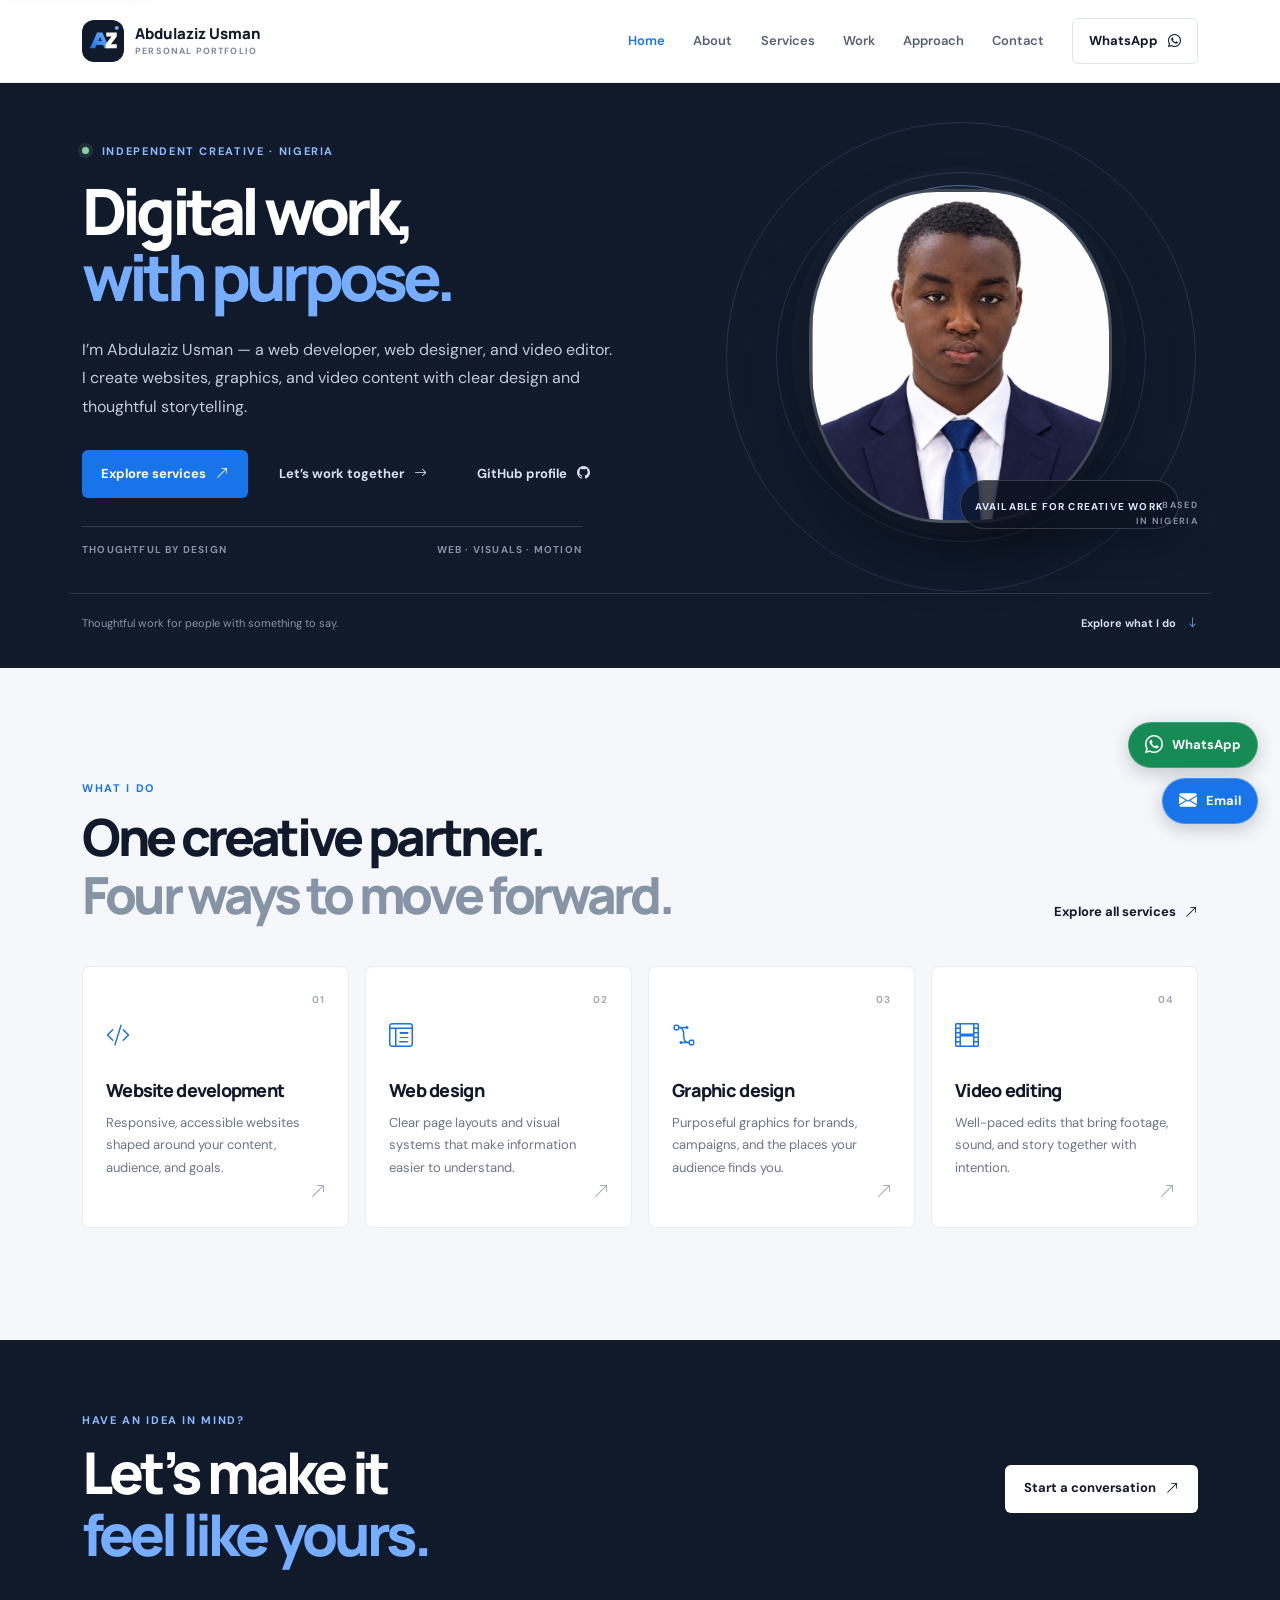
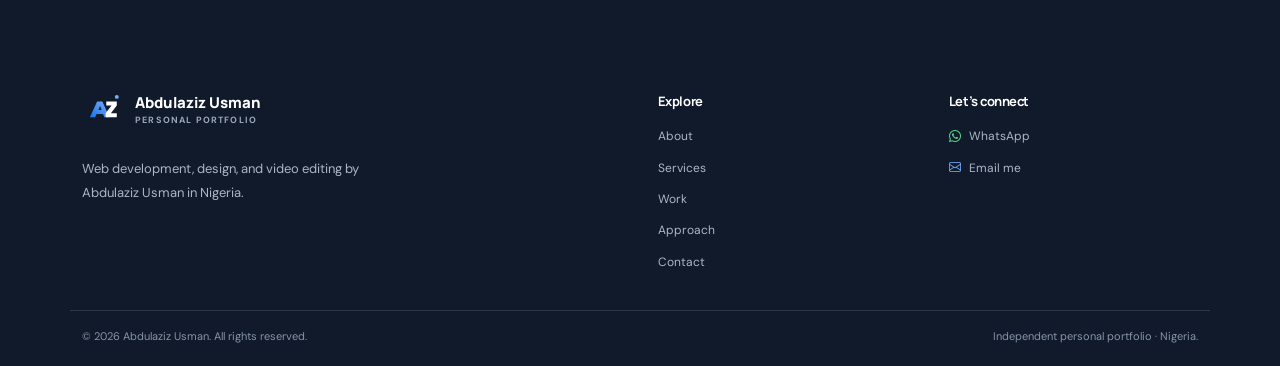
<file: index.html>
<!DOCTYPE html>
<html lang="en">
<head>
  <meta charset="utf-8">
  <meta name="viewport" content="width=device-width, initial-scale=1">
  <meta name="description" content="Abdulaziz Usman is a web developer, web designer, and video editor in Nigeria. Explore my services and get in touch about your next project.">
  <meta name="theme-color" content="#101a2b">
  <meta property="og:type" content="website">
  <meta property="og:locale" content="en_NG">
  <meta property="og:site_name" content="Abdulaziz Usman">
  <meta property="og:title" content="Abdulaziz Usman | Personal Portfolio">
  <meta property="og:description" content="Thoughtful websites, visual design, and video editing by Abdulaziz Usman in Nigeria.">
  <title>Abdulaziz Usman | Personal Portfolio</title>
  <link rel="icon" href="assets/img/favicon.svg" type="image/svg+xml">
  <link rel="preconnect" href="https://fonts.googleapis.com">
  <link rel="preconnect" href="https://fonts.gstatic.com" crossorigin>
  <link href="https://fonts.googleapis.com/css2?family=DM+Sans:wght@400;500;600;700&family=Manrope:wght@400;500;600;700;800&display=swap" rel="stylesheet">
  <link href="assets/vendor/bootstrap/css/bootstrap.min.css" rel="stylesheet">
  <link href="assets/vendor/bootstrap-icons/bootstrap-icons.css" rel="stylesheet">
  <link href="assets/vendor/aos/aos.css" rel="stylesheet">
  <link href="assets/css/main.css" rel="stylesheet">
</head>
<body class="az-site">
  <a class="skip-link" href="#main">Skip to content</a>
  <header id="header" class="header az-header sticky-top">
    <div class="container az-header-inner">
      <a class="brand-link" href="index.html" aria-label="Abdulaziz Usman home">
        <img class="brand-mark" src="assets/img/logo.svg" alt="">
        <span class="brand-copy"><strong>Abdulaziz Usman</strong><small>PERSONAL PORTFOLIO</small></span>
      </a>
      <nav id="navmenu" class="navmenu" aria-label="Main navigation">
        <ul id="primary-navigation">
          <li><a class="active" href="index.html" aria-current="page">Home</a></li>
          <li><a href="about.html">About</a></li>
          <li><a href="services.html">Services</a></li>
          <li><a href="portfolio.html">Work</a></li>
          <li><a href="resume.html">Approach</a></li>
          <li><a href="contact.html">Contact</a></li>
        </ul>
        <button class="mobile-nav-toggle d-xl-none" type="button" aria-label="Open navigation" aria-controls="primary-navigation" aria-expanded="false"><i class="bi bi-list" aria-hidden="true"></i></button>
      </nav>
      <a class="header-cta" href="https://wa.me/2347077909619" target="_blank" rel="noopener noreferrer">WhatsApp <i class="bi bi-whatsapp" aria-hidden="true"></i></a>
    </div>
  </header>

  <main id="main">
    <section id="hero" class="az-hero">
      <div class="container hero-grid">
        <div class="hero-copy" data-aos="fade-up">
          <p class="eyebrow"><span class="status-dot"></span> Independent creative · Nigeria</p>
          <h1>Digital work,<br><span>with purpose.</span></h1>
          <p class="hero-intro">I’m Abdulaziz Usman — a web developer, web designer, and video editor. I create websites, graphics, and video content with clear design and thoughtful storytelling.</p>
          <div class="hero-actions">
            <a class="btn-az btn-az-primary" href="services.html">Explore services <i class="bi bi-arrow-up-right" aria-hidden="true"></i></a>
            <a class="btn-az btn-az-quiet" href="contact.html">Let’s work together <i class="bi bi-arrow-right" aria-hidden="true"></i></a>
            <a class="btn-az btn-az-quiet" href="https://github.com/abdulazizusmanmuhammad" target="_blank" rel="noopener noreferrer">GitHub profile <i class="bi bi-github" aria-hidden="true"></i></a>
          </div>
          <div class="hero-caption"><span>Thoughtful by design</span><span>Web · Visuals · Motion</span></div>
        </div>
        <div class="hero-art" data-aos="fade-left" data-aos-delay="150">
          <div class="art-orbit orbit-one"></div>
          <div class="art-orbit orbit-two"></div>
          <div class="hero-photo-wrap" aria-label="Portrait of Abdulaziz Usman">
            <div class="hero-photo-ring"></div>
            <img class="hero-portrait" src="assets/img/profile/abdulaziz-portrait.png" alt="Portrait of Abdulaziz Usman">
          </div>
          <div class="hero-photo-badge">
            <span>Available for creative work</span>
          </div>
          <span class="art-coordinate">BASED<br>IN NIGERIA</span>
        </div>
      </div>
      <div class="hero-bottom container">
        <span>Thoughtful work for people with something to say.</span>
        <a href="#services">Explore what I do <i class="bi bi-arrow-down" aria-hidden="true"></i></a>
      </div>
    </section>

    <section id="services" class="az-section services-preview">
      <div class="container">
        <div class="section-heading" data-aos="fade-up">
          <div><p class="eyebrow">What I do</p><h2>One creative partner.<br><span>Four ways to move forward.</span></h2></div>
          <a class="text-link" href="services.html">Explore all services <i class="bi bi-arrow-up-right" aria-hidden="true"></i></a>
        </div>
        <div class="service-grid">
          <a class="service-card" href="service-details.html#website-development" data-aos="fade-up">
            <span class="service-number">01</span><i class="bi bi-code-slash" aria-hidden="true"></i>
            <h3>Website development</h3><p>Responsive, accessible websites shaped around your content, audience, and goals.</p>
            <span class="card-arrow"><i class="bi bi-arrow-up-right" aria-hidden="true"></i></span>
          </a>
          <a class="service-card" href="service-details.html#web-design" data-aos="fade-up" data-aos-delay="80">
            <span class="service-number">02</span><i class="bi bi-layout-text-window-reverse" aria-hidden="true"></i>
            <h3>Web design</h3><p>Clear page layouts and visual systems that make information easier to understand.</p>
            <span class="card-arrow"><i class="bi bi-arrow-up-right" aria-hidden="true"></i></span>
          </a>
          <a class="service-card" href="service-details.html#graphic-design" data-aos="fade-up" data-aos-delay="160">
            <span class="service-number">03</span><i class="bi bi-bezier2" aria-hidden="true"></i>
            <h3>Graphic design</h3><p>Purposeful graphics for brands, campaigns, and the places your audience finds you.</p>
            <span class="card-arrow"><i class="bi bi-arrow-up-right" aria-hidden="true"></i></span>
          </a>
          <a class="service-card" href="service-details.html#video-editing" data-aos="fade-up" data-aos-delay="240">
            <span class="service-number">04</span><i class="bi bi-film" aria-hidden="true"></i>
            <h3>Video editing</h3><p>Well-paced edits that bring footage, sound, and story together with intention.</p>
            <span class="card-arrow"><i class="bi bi-arrow-up-right" aria-hidden="true"></i></span>
          </a>
        </div>
      </div>
    </section>

    <section class="az-cta-band">
      <div class="container cta-band-inner" data-aos="fade-up">
        <div><p class="eyebrow">Have an idea in mind?</p><h2>Let’s make it<br><span>feel like yours.</span></h2></div>
        <a class="btn-az btn-az-light" href="contact.html">Start a conversation <i class="bi bi-arrow-up-right" aria-hidden="true"></i></a>
      </div>
    </section>
  </main>

  <footer class="az-footer">
    <div class="container footer-main">
      <div class="footer-brand">
        <a class="brand-link" href="index.html" aria-label="Abdulaziz Usman home"><img class="brand-mark" src="assets/img/logo.svg" alt=""><span class="brand-copy"><strong>Abdulaziz Usman</strong><small>PERSONAL PORTFOLIO</small></span></a>
        <p>Web development, design, and video editing by Abdulaziz Usman in Nigeria.</p>
      </div>
      <nav class="footer-nav" aria-label="Footer navigation"><h2>Explore</h2><a href="about.html">About</a><a href="services.html">Services</a><a href="portfolio.html">Work</a><a href="resume.html">Approach</a><a href="contact.html">Contact</a></nav>
      <div class="footer-connect"><h2>Let’s connect</h2><a href="https://wa.me/2347077909619" target="_blank" rel="noopener noreferrer"><i class="bi bi-whatsapp" aria-hidden="true"></i> WhatsApp</a><a href="mailto:abdulazizusmanaum01@gmail.com"><i class="bi bi-envelope" aria-hidden="true"></i> Email me</a></div>
    </div>
    <div class="container footer-bottom"><span>© <span class="current-year">2026</span> Abdulaziz Usman. All rights reserved.</span><span>Independent personal portfolio · Nigeria.</span></div>
  </footer>
  <div class="floating-contact" aria-label="Quick contact">
    <a class="floating-contact-link floating-whatsapp" href="https://wa.me/2347077909619" target="_blank" rel="noopener noreferrer" aria-label="Contact Abdulaziz on WhatsApp"><i class="bi bi-whatsapp" aria-hidden="true"></i><span>WhatsApp</span></a>
    <a class="floating-contact-link floating-email" href="mailto:abdulazizusmanaum01@gmail.com" aria-label="Email Abdulaziz"><i class="bi bi-envelope-fill" aria-hidden="true"></i><span>Email</span></a>
  </div>
  <a href="#" id="scroll-top" class="scroll-top d-flex align-items-center justify-content-center" aria-label="Back to top"><i class="bi bi-arrow-up-short" aria-hidden="true"></i></a>
  <script src="assets/vendor/bootstrap/js/bootstrap.bundle.min.js"></script>
  <script src="assets/vendor/aos/aos.js"></script>
  <script src="assets/js/main.js"></script>
</body>
</html>
</file>
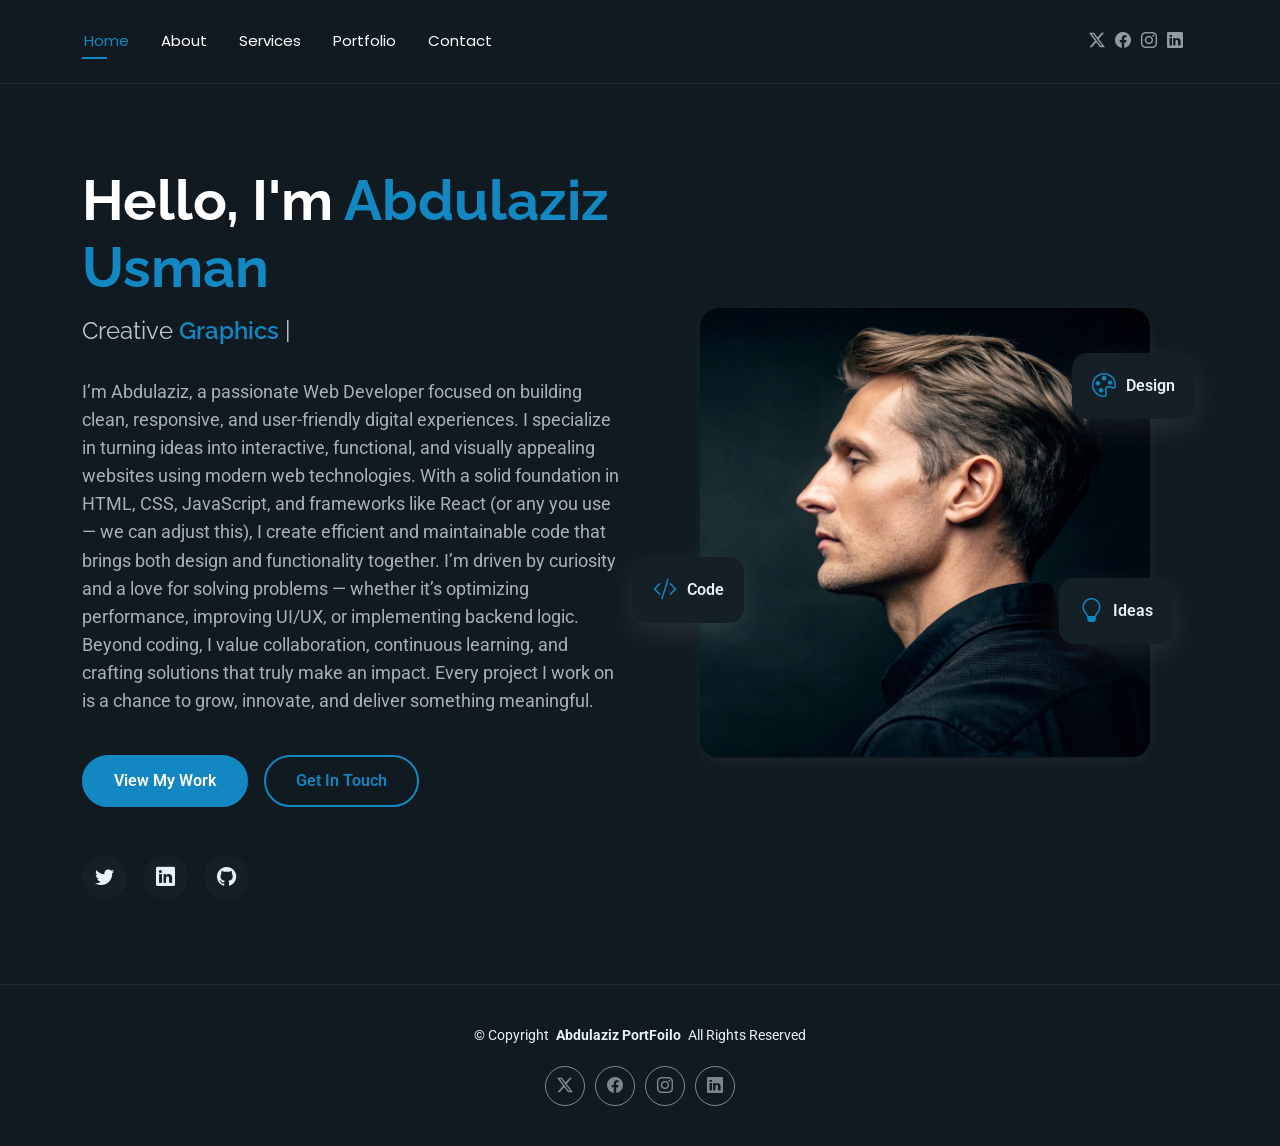
<file: FolioOne/index.html>
<!DOCTYPE html>
<html lang="en">

<head>
  <meta charset="utf-8">
  <meta content="width=device-width, initial-scale=1.0" name="viewport">
  <title>Abdulaziz portfolio-Home</title>
  <meta name="description" content="">
  <meta name="keywords" content="">

  <!-- Favicons -->
  <link href="assets/img/favicon.png" rel="icon">
  <link href="assets/img/apple-touch-icon.png" rel="apple-touch-icon">

  <!-- Fonts -->
  <link href="https://fonts.googleapis.com" rel="preconnect">
  <link href="https://fonts.gstatic.com" rel="preconnect" crossorigin>
  <link href="https://fonts.googleapis.com/css2?family=Roboto:ital,wght@0,100;0,300;0,400;0,500;0,700;0,900;1,100;1,300;1,400;1,500;1,700;1,900&family=Poppins:ital,wght@0,100;0,200;0,300;0,400;0,500;0,600;0,700;0,800;0,900;1,100;1,200;1,300;1,400;1,500;1,600;1,700;1,800;1,900&family=Raleway:ital,wght@0,100;0,200;0,300;0,400;0,500;0,600;0,700;0,800;0,900;1,100;1,200;1,300;1,400;1,500;1,600;1,700;1,800;1,900&display=swap" rel="stylesheet">

  <!-- Vendor CSS Files -->
  <link href="assets/vendor/bootstrap/css/bootstrap.min.css" rel="stylesheet">
  <link href="assets/vendor/bootstrap-icons/bootstrap-icons.css" rel="stylesheet">
  <link href="assets/vendor/aos/aos.css" rel="stylesheet">
  <link href="assets/vendor/swiper/swiper-bundle.min.css" rel="stylesheet">
  <link href="assets/vendor/glightbox/css/glightbox.min.css" rel="stylesheet">

  <!-- Main CSS File -->
  <link href="assets/css/main.css" rel="stylesheet">

  <!-- =======================================================
  * Template Name: FolioOne
  * Template URL: https://bootstrapmade.com/folioone-bootstrap-portfolio-website-template/
  * Updated: Aug 23 2025 with Bootstrap v5.3.7
  * Author: BootstrapMade.com
  * License: https://bootstrapmade.com/license/
  ======================================================== -->
</head>

<body class="index-page">

  <header id="header" class="header d-flex align-items-center light-background sticky-top">
    <div class="container position-relative d-flex align-items-center justify-content-between">

      <!-- <a href="index.html" class="logo d-flex align-items-center me-auto me-xl-0">
      <img src="assets/img/logo.webp" alt="">
      <h1 class="sitename">FolioOne</h1> 
    </a> -->

      <nav id="navmenu" class="navmenu">
        <ul>
          <li><a href="index.html" class="active">Home</a></li>
          <li><a href="about.html">About</a></li>
          <li><a href="services.html">Services</a></li>
          <li><a href="portfolio.html">Portfolio</a></li>
          
          <li><a href="contact.html">Contact</a></li>
        </ul>
        <i class="mobile-nav-toggle d-xl-none bi bi-list"></i>
      </nav>

      <div class="header-social-links">
        <a href="#" class="twitter"><i class="bi bi-twitter-x"></i></a>
        <a href="#" class="facebook"><i class="bi bi-facebook"></i></a>
        <a href="#" class="instagram"><i class="bi bi-instagram"></i></a>
        <a href="#" class="linkedin"><i class="bi bi-linkedin"></i></a>
      </div>

    </div>
  </header>
  

  <main class="main">

    <!-- Hero Section -->
    <section id="hero" class="hero section">

      <div class="container" data-aos="fade-up" data-aos-delay="100">

        <div class="row gy-4 align-items-center">
          <div class="col-lg-6 order-2 order-lg-1">
            <div class="hero-content">
              <h1 data-aos="fade-up" data-aos-delay="200">Hello, I'm <span class="highlight">Abdulaziz Usman</span></h1>
              <h2 data-aos="fade-up" data-aos-delay="300">Creative <span class="typed" data-typed-items="Graphics  Designer, Web Developer, Digital Artist, Brand Strategist"></span></h2>
              <p data-aos="fade-up" data-aos-delay="400">I’m Abdulaziz, a passionate Web Developer focused on building clean, responsive, and user-friendly digital experiences. I specialize in turning ideas into interactive, functional, and visually appealing websites using modern web technologies.

With a solid foundation in HTML, CSS, JavaScript, and frameworks like React (or any you use — we can adjust this), I create efficient and maintainable code that brings both design and functionality together. I’m driven by curiosity and a love for solving problems — whether it’s optimizing performance, improving UI/UX, or implementing backend logic.

Beyond coding, I value collaboration, continuous learning, and crafting solutions that truly make an impact. Every project I work on is a chance to grow, innovate, and deliver something meaningful.</p>
              <div class="hero-actions" data-aos="fade-up" data-aos-delay="500">
                <a href="portfolio.html" class="btn btn-primary">View My Work</a>
                <a href="contact.html" class="btn btn-outline">Get In Touch</a>
              </div>
              <div class="social-links" data-aos="fade-up" data-aos-delay="600">
                <a href="#"><i class="bi bi-twitter"></i></a>
                <a href="#"><i class="bi bi-linkedin"></i></a>
                <a href="#"><i class="bi bi-github"></i></a>
              </div>
            </div>
          </div>
          <div class="col-lg-6 order-1 order-lg-2">
            <div class="hero-image" data-aos="zoom-in" data-aos-delay="300">
              <div class="image-wrapper">
                <img src="assets/img/profile/profile-square-11.webp" alt="Sarah Mitchell" class="img-fluid">
                <div class="floating-elements">
                  <div class="floating-card design" data-aos="fade-left" data-aos-delay="700">
                    <i class="bi bi-palette"></i>
                    <span>Design</span>
                  </div>
                  <div class="floating-card code" data-aos="fade-right" data-aos-delay="800">
                    <i class="bi bi-code-slash"></i>
                    <span>Code</span>
                  </div>
                  <div class="floating-card creativity" data-aos="fade-up" data-aos-delay="900">
                    <i class="bi bi-lightbulb"></i>
                    <span>Ideas</span>
                  </div>
                </div>
              </div>
            </div>
          </div>
        </div>

      </div>

    </section><!-- /Hero Section -->

  </main>

  <footer id="footer" class="footer">

    <div class="container">
      <div class="copyright text-center ">
        <p>© <span>Copyright</span> <strong class="px-1 sitename">Abdulaziz PortFoilo</strong> <span>All Rights Reserved<br></span></p>
      </div>
      <div class="social-links d-flex justify-content-center">
        <a href=""><i class="bi bi-twitter-x"></i></a>
        <a href=""><i class="bi bi-facebook"></i></a>
        <a href=""><i class="bi bi-instagram"></i></a>
        <a href=""><i class="bi bi-linkedin"></i></a>
      </div>
      
    </div>

  </footer>

  <!-- Scroll Top -->
  <a href="#" id="scroll-top" class="scroll-top d-flex align-items-center justify-content-center"><i class="bi bi-arrow-up-short"></i></a>

  <!-- Preloader -->
  <div id="preloader"></div>

  <!-- Vendor JS Files -->
  <script src="assets/vendor/bootstrap/js/bootstrap.bundle.min.js"></script>
  <script src="assets/vendor/php-email-form/validate.js"></script>
  <script src="assets/vendor/aos/aos.js"></script>
  <script src="assets/vendor/typed.js/typed.umd.js"></script>
  <script src="assets/vendor/waypoints/noframework.waypoints.js"></script>
  <script src="assets/vendor/purecounter/purecounter_vanilla.js"></script>
  <script src="assets/vendor/swiper/swiper-bundle.min.js"></script>
  <script src="assets/vendor/imagesloaded/imagesloaded.pkgd.min.js"></script>
  <script src="assets/vendor/isotope-layout/isotope.pkgd.min.js"></script>
  <script src="assets/vendor/glightbox/js/glightbox.min.js"></script>

  <!-- Main JS File -->
  <script src="assets/js/main.js"></script>

</body>

</html>
</file>
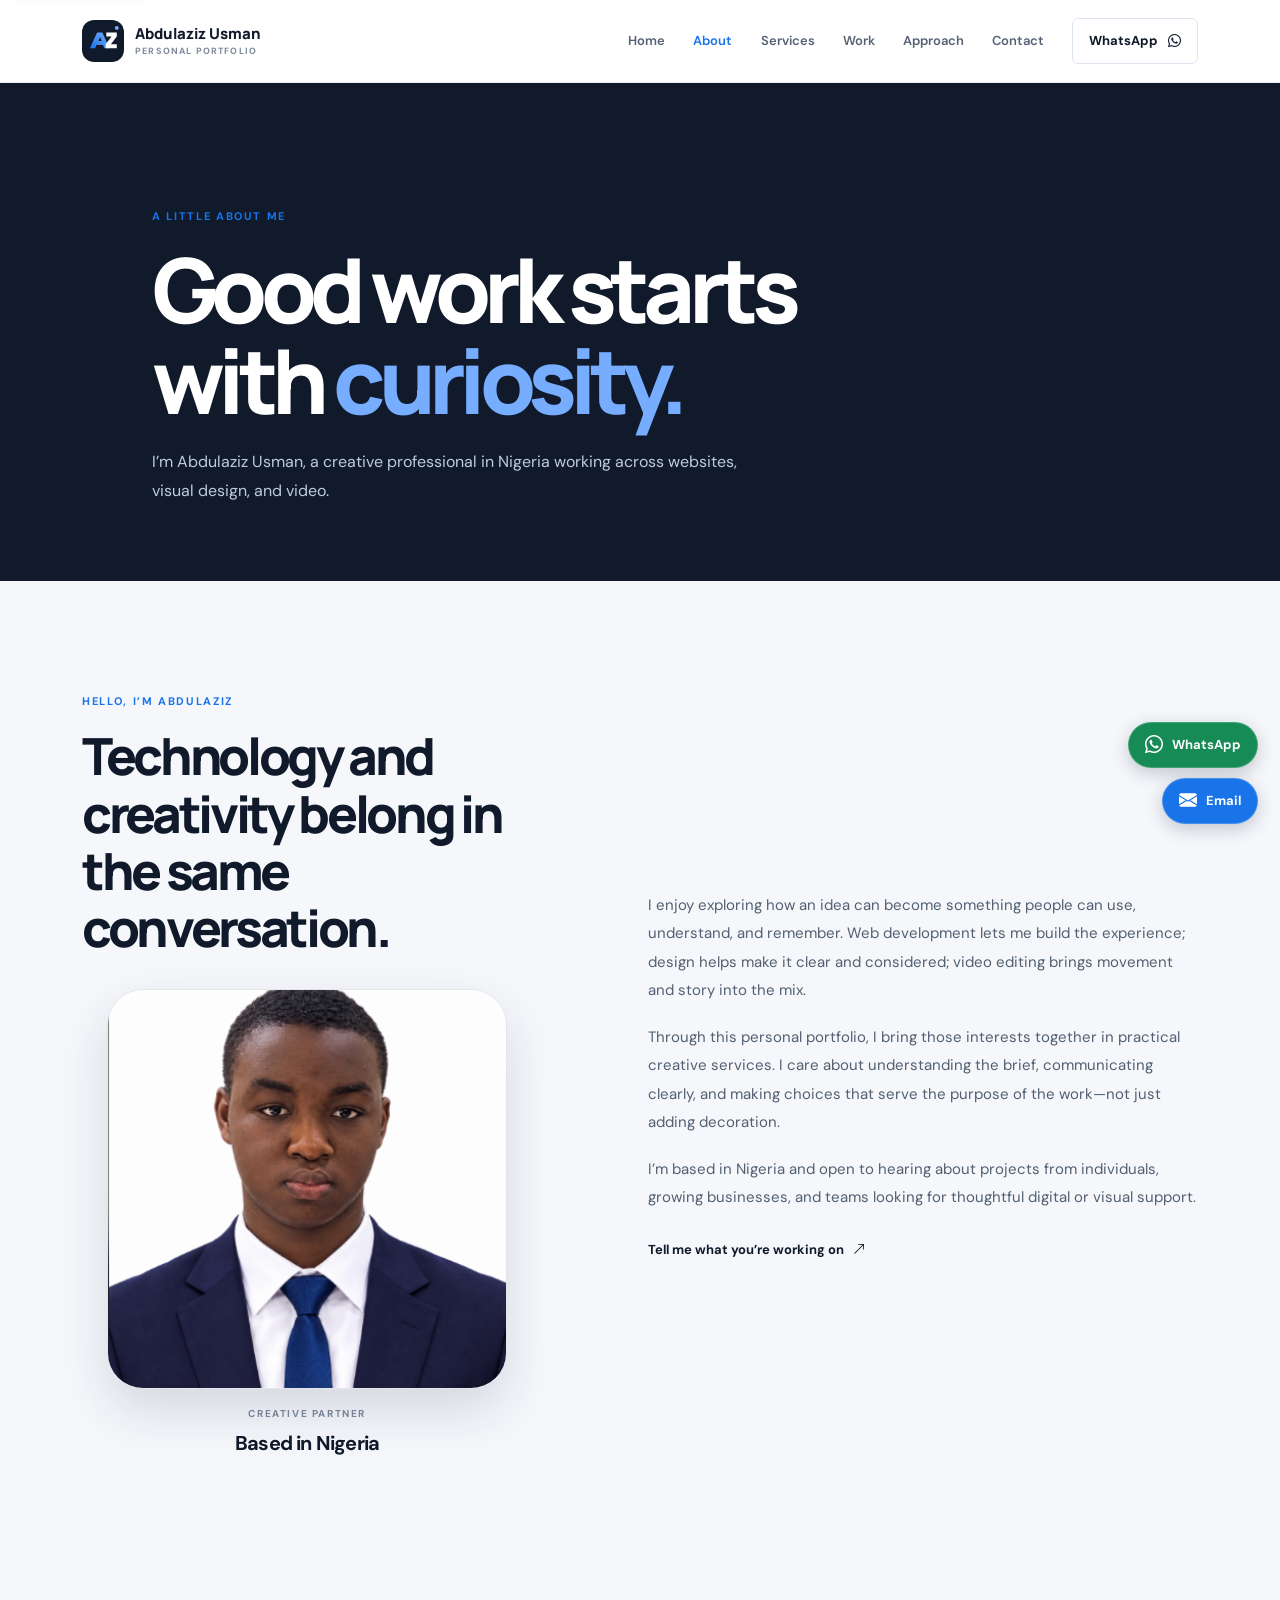
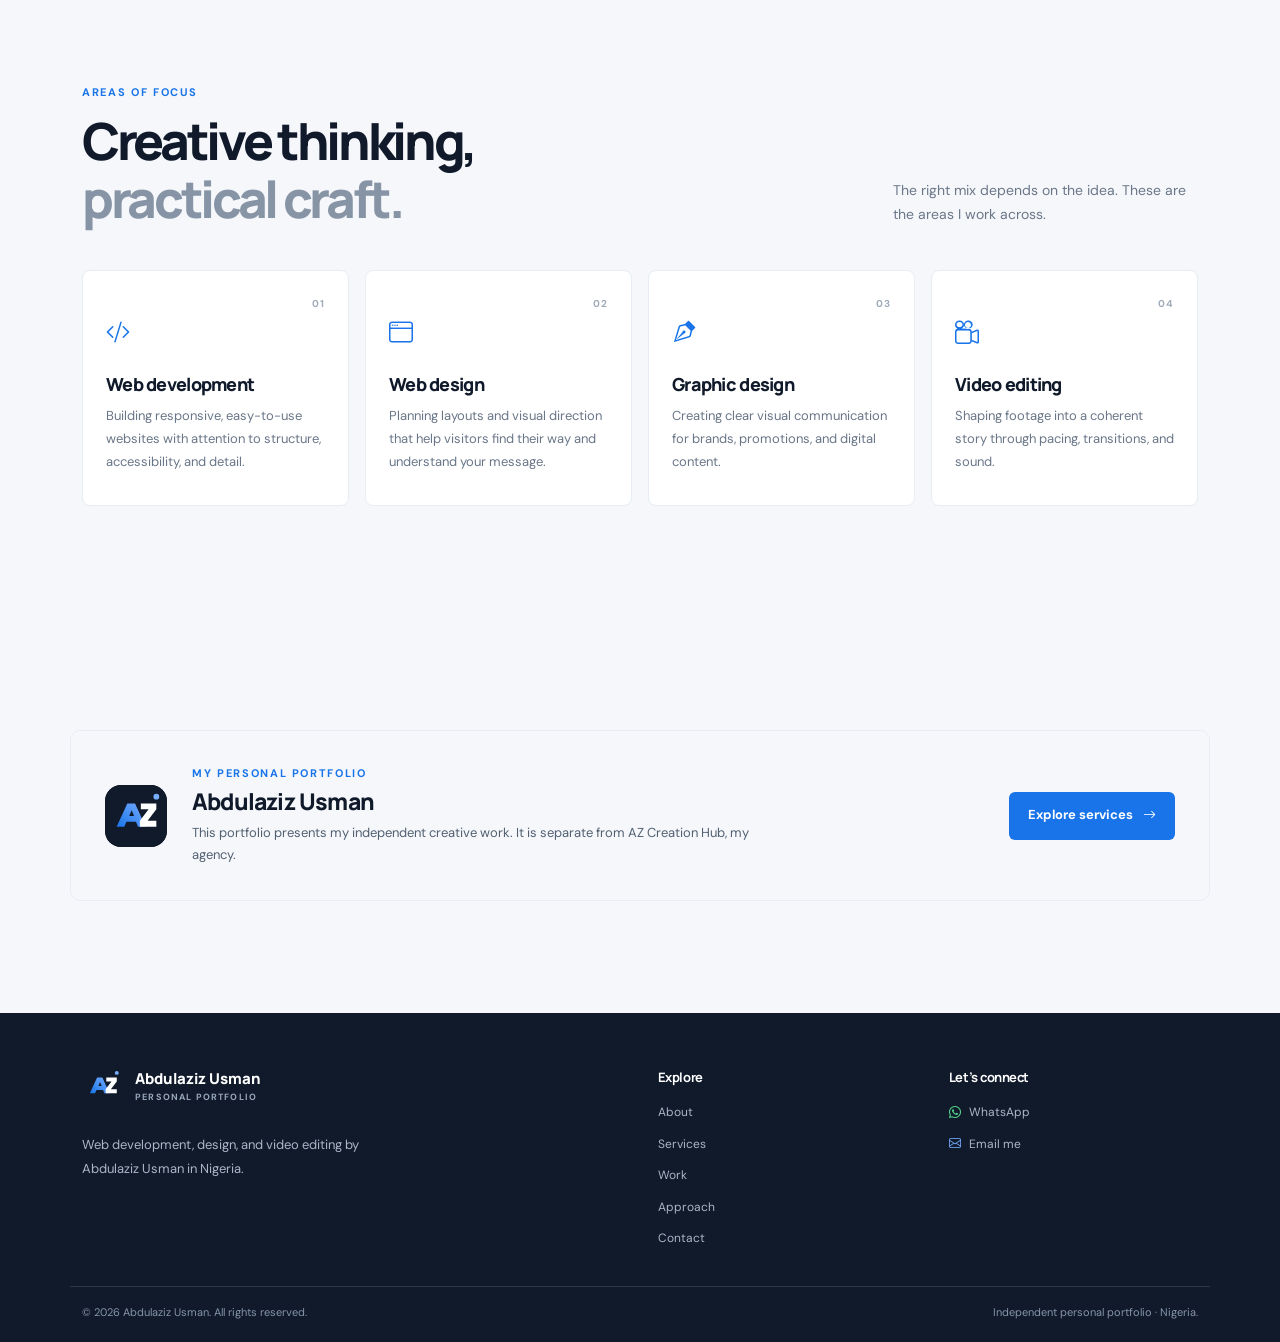
<file: about.html>
<!DOCTYPE html>
<html lang="en">
<head>
  <meta charset="utf-8">
  <meta name="viewport" content="width=device-width, initial-scale=1">
  <meta name="description" content="Meet Abdulaziz Usman: a Nigeria-based web developer, designer, and video editor who enjoys turning ideas into useful digital work.">
  <meta name="theme-color" content="#101a2b">
  <meta property="og:type" content="website"><meta property="og:locale" content="en_NG"><meta property="og:site_name" content="Abdulaziz Usman">
  <meta property="og:title" content="About Abdulaziz Usman | Personal Portfolio"><meta property="og:description" content="A little about Abdulaziz Usman and his approach to web development, design, and video editing.">
  <title>About Abdulaziz Usman | Personal Portfolio</title>
  <link rel="icon" href="assets/img/favicon.svg" type="image/svg+xml">
  <link rel="preconnect" href="https://fonts.googleapis.com"><link rel="preconnect" href="https://fonts.gstatic.com" crossorigin>
  <link href="https://fonts.googleapis.com/css2?family=DM+Sans:wght@400;500;600;700&family=Manrope:wght@400;500;600;700;800&display=swap" rel="stylesheet">
  <link href="assets/vendor/bootstrap/css/bootstrap.min.css" rel="stylesheet"><link href="assets/vendor/bootstrap-icons/bootstrap-icons.css" rel="stylesheet"><link href="assets/vendor/aos/aos.css" rel="stylesheet"><link href="assets/css/main.css" rel="stylesheet">
</head>
<body class="az-site">
  <a class="skip-link" href="#main">Skip to content</a>
  <header id="header" class="header az-header sticky-top"><div class="container az-header-inner">
    <a class="brand-link" href="index.html" aria-label="Abdulaziz Usman home"><img class="brand-mark" src="assets/img/logo.svg" alt=""><span class="brand-copy"><strong>Abdulaziz Usman</strong><small>PERSONAL PORTFOLIO</small></span></a>
    <nav id="navmenu" class="navmenu" aria-label="Main navigation"><ul id="primary-navigation"><li><a href="index.html">Home</a></li><li><a class="active" href="about.html" aria-current="page">About</a></li><li><a href="services.html">Services</a></li><li><a href="portfolio.html">Work</a></li><li><a href="resume.html">Approach</a></li><li><a href="contact.html">Contact</a></li></ul><button class="mobile-nav-toggle d-xl-none" type="button" aria-label="Open navigation" aria-controls="primary-navigation" aria-expanded="false"><i class="bi bi-list" aria-hidden="true"></i></button></nav>
    <a class="header-cta" href="https://wa.me/2347077909619" target="_blank" rel="noopener noreferrer">WhatsApp <i class="bi bi-whatsapp" aria-hidden="true"></i></a>
  </div></header>
  <main id="main">
    <section class="page-hero"><div class="container page-hero-inner" data-aos="fade-up"><p class="eyebrow">A little about me</p><h1>Good work starts<br>with <span>curiosity.</span></h1><p>I’m Abdulaziz Usman, a creative professional in Nigeria working across websites, visual design, and video.</p></div></section>
    <section class="az-section"><div class="container about-layout">
      <div class="about-visual">
        <div class="about-lead" data-aos="fade-up"><p class="eyebrow">Hello, I’m Abdulaziz</p><h2>Technology and creativity belong in the same conversation.</h2></div>
        <div class="about-photo-card" data-aos="fade-up" data-aos-delay="120">
          <div class="about-photo-frame"><img src="assets/img/profile/abdulaziz-portrait.png" alt="Portrait of Abdulaziz Usman"></div>
          <div class="about-photo-tag"><span>Creative partner</span><strong>Based in Nigeria</strong></div>
        </div>
      </div>
      <div class="about-copy" data-aos="fade-up" data-aos-delay="100"><p>I enjoy exploring how an idea can become something people can use, understand, and remember. Web development lets me build the experience; design helps make it clear and considered; video editing brings movement and story into the mix.</p><p>Through this personal portfolio, I bring those interests together in practical creative services. I care about understanding the brief, communicating clearly, and making choices that serve the purpose of the work—not just adding decoration.</p><p>I’m based in Nigeria and open to hearing about projects from individuals, growing businesses, and teams looking for thoughtful digital or visual support.</p><a class="text-link" href="contact.html">Tell me what you’re working on <i class="bi bi-arrow-up-right" aria-hidden="true"></i></a></div>
    </div></section>
    <section class="az-section section-muted"><div class="container">
      <div class="section-heading" data-aos="fade-up"><div><p class="eyebrow">Areas of focus</p><h2>Creative thinking,<br><span>practical craft.</span></h2></div><p class="section-aside">The right mix depends on the idea. These are the areas I work across.</p></div>
      <div class="focus-grid">
        <article class="focus-card" data-aos="fade-up"><span>01</span><i class="bi bi-code-slash" aria-hidden="true"></i><h3>Web development</h3><p>Building responsive, easy-to-use websites with attention to structure, accessibility, and detail.</p></article>
        <article class="focus-card" data-aos="fade-up" data-aos-delay="80"><span>02</span><i class="bi bi-window" aria-hidden="true"></i><h3>Web design</h3><p>Planning layouts and visual direction that help visitors find their way and understand your message.</p></article>
        <article class="focus-card" data-aos="fade-up" data-aos-delay="160"><span>03</span><i class="bi bi-vector-pen" aria-hidden="true"></i><h3>Graphic design</h3><p>Creating clear visual communication for brands, promotions, and digital content.</p></article>
        <article class="focus-card" data-aos="fade-up" data-aos-delay="240"><span>04</span><i class="bi bi-camera-reels" aria-hidden="true"></i><h3>Video editing</h3><p>Shaping footage into a coherent story through pacing, transitions, and sound.</p></article>
      </div>
    </div></section>
    <section class="az-section"><div class="container about-brand" data-aos="fade-up"><img class="brand-mark brand-mark-large" src="assets/img/logo.svg" alt=""><div><p class="eyebrow">My personal portfolio</p><h2>Abdulaziz Usman</h2><p>This portfolio presents my independent creative work. It is separate from AZ Creation Hub, my agency.</p></div><a class="btn-az btn-az-primary" href="services.html">Explore services <i class="bi bi-arrow-right" aria-hidden="true"></i></a></div></section>
  </main>
  <footer class="az-footer"><div class="container footer-main"><div class="footer-brand"><a class="brand-link" href="index.html" aria-label="Abdulaziz Usman home"><img class="brand-mark" src="assets/img/logo.svg" alt=""><span class="brand-copy"><strong>Abdulaziz Usman</strong><small>PERSONAL PORTFOLIO</small></span></a><p>Web development, design, and video editing by Abdulaziz Usman in Nigeria.</p></div><nav class="footer-nav" aria-label="Footer navigation"><h2>Explore</h2><a href="about.html">About</a><a href=
    "services.html">Services</a><a href="portfolio.html">Work</a><a href="resume.html">Approach</a><a href="contact.html">Contact</a></nav><div class="footer-connect"><h2>Let’s connect</h2><a href="https://wa.me/2347077909619" target="_blank" rel="noopener noreferrer"><i class="bi bi-whatsapp" aria-hidden="true"></i> WhatsApp</a><a href="mailto:abdulazizusmanaum01@gmail.com"><i class="bi bi-envelope" aria-hidden="true"></i> Email me</a></div></div><div class="container footer-bottom"><span>© <span class="current-year">2026</span> Abdulaziz Usman. All rights reserved.</span><span>Independent personal portfolio · Nigeria.</span></div></footer>
  <div class="floating-contact" aria-label="Quick contact">
    <a class="floating-contact-link floating-whatsapp" href="https://wa.me/2347077909619" target="_blank" rel="noopener noreferrer" aria-label="Contact Abdulaziz on WhatsApp"><i class="bi bi-whatsapp" aria-hidden="true"></i><span>WhatsApp</span></a>
    <a class="floating-contact-link floating-email" href="mailto:abdulazizusmanaum01@gmail.com" aria-label="Email Abdulaziz"><i class="bi bi-envelope-fill" aria-hidden="true"></i><span>Email</span></a>
  </div>
  <a href="#" id="scroll-top" class="scroll-top d-flex align-items-center justify-content-center" aria-label="Back to top"><i class="bi bi-arrow-up-short" aria-hidden="true"></i></a>
  <script src="assets/vendor/bootstrap/js/bootstrap.bundle.min.js"></script><script src="assets/vendor/aos/aos.js"></script><script src="assets/js/main.js"></script>
</body>
</html>
</file>
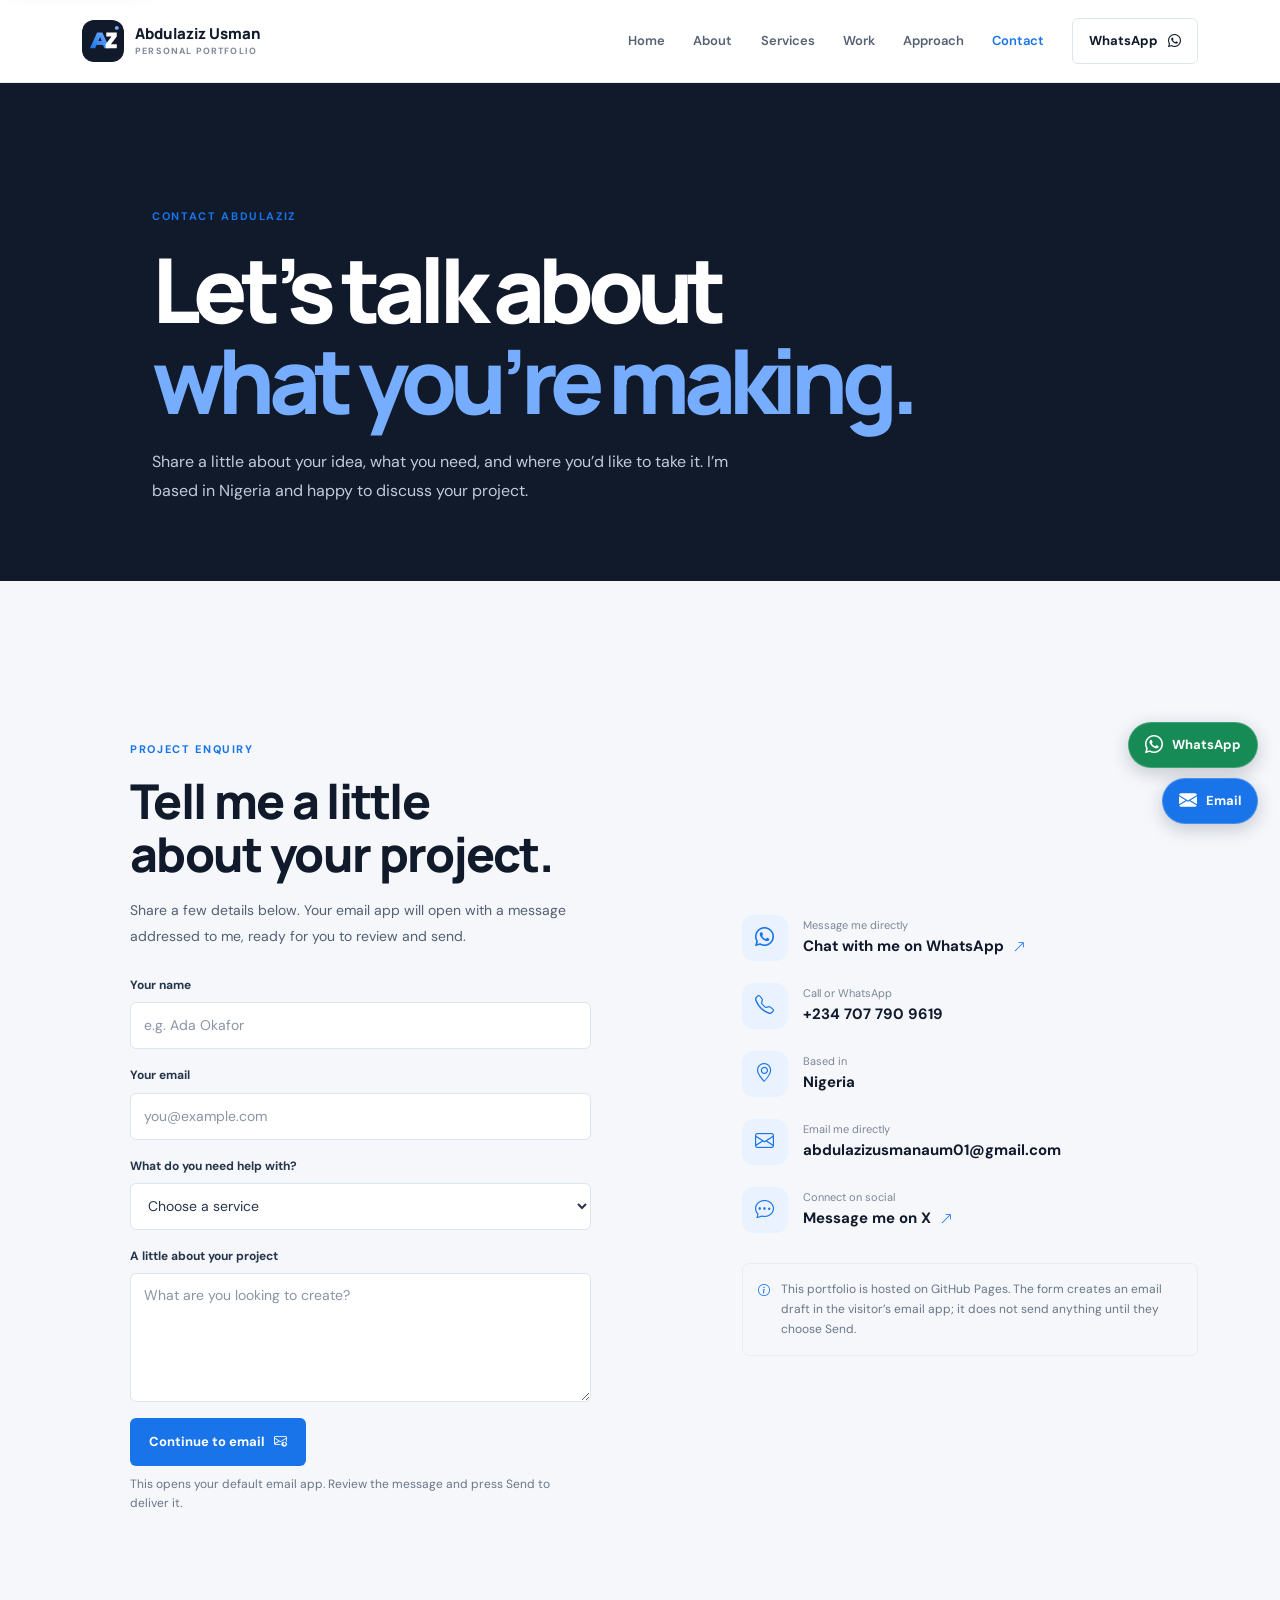
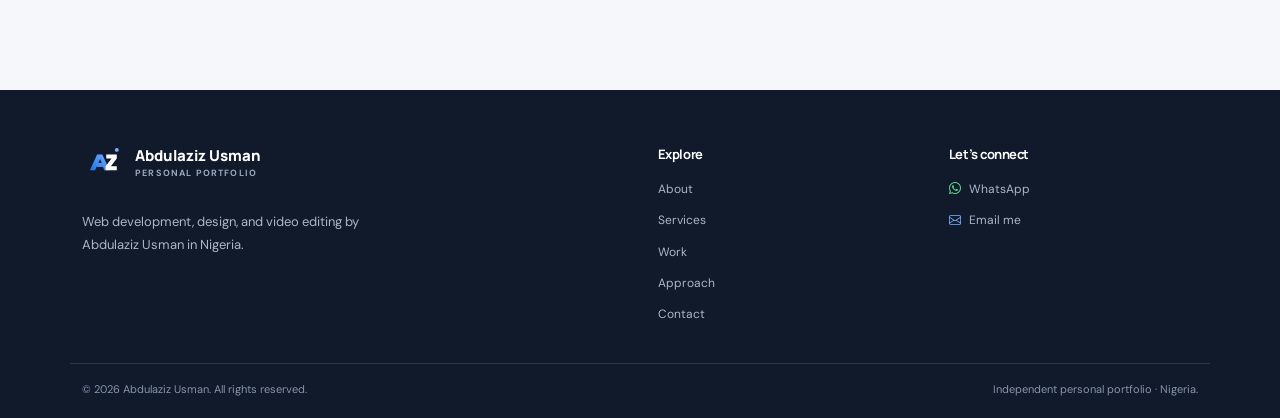
<file: contact.html>
<!DOCTYPE html>
<html lang="en">
<head>
  <meta charset="utf-8"><meta name="viewport" content="width=device-width, initial-scale=1">
  <meta name="description" content="Contact Abdulaziz Usman in Nigeria about web development, web design, graphic design, or video editing.">
  <meta name="theme-color" content="#101a2b"><meta property="og:type" content="website"><meta property="og:locale" content="en_NG"><meta property="og:site_name" content="Abdulaziz Usman">
  <meta property="og:title" content="Contact Abdulaziz Usman | Personal Portfolio"><meta property="og:description" content="Have a web, design, or video project in mind? Start a conversation with Abdulaziz Usman.">
  <title>Contact Abdulaziz Usman | Personal Portfolio</title>
  <link rel="icon" href="assets/img/favicon.svg" type="image/svg+xml"><link rel="preconnect" href="https://fonts.googleapis.com"><link rel="preconnect" href="https://fonts.gstatic.com" crossorigin>
  <link href="https://fonts.googleapis.com/css2?family=DM+Sans:wght@400;500;600;700&family=Manrope:wght@400;500;600;700;800&display=swap" rel="stylesheet">
  <link href="assets/vendor/bootstrap/css/bootstrap.min.css" rel="stylesheet"><link href="assets/vendor/bootstrap-icons/bootstrap-icons.css" rel="stylesheet"><link href="assets/vendor/aos/aos.css" rel="stylesheet"><link href="assets/css/main.css" rel="stylesheet">
</head>
<body class="az-site">
  <a class="skip-link" href="#main">Skip to content</a>
  <header id="header" class="header az-header sticky-top"><div class="container az-header-inner">
    <a class="brand-link" href="index.html" aria-label="Abdulaziz Usman home"><img class="brand-mark" src="assets/img/logo.svg" alt=""><span class="brand-copy"><strong>Abdulaziz Usman</strong><small>PERSONAL PORTFOLIO</small></span></a>
    <nav id="navmenu" class="navmenu" aria-label="Main navigation"><ul id="primary-navigation"><li><a href="index.html">Home</a></li><li><a href="about.html">About</a></li><li><a href="services.html">Services</a></li><li><a href="portfolio.html">Work</a></li><li><a href="resume.html">Approach</a></li><li><a class="active" href="contact.html" aria-current="page">Contact</a></li></ul><button class="mobile-nav-toggle d-xl-none" type="button" aria-label="Open navigation" aria-controls="primary-navigation" aria-expanded="false"><i class="bi bi-list" aria-hidden="true"></i></button></nav>
    <a class="header-cta" href="https://wa.me/2347077909619" target="_blank" rel="noopener noreferrer">WhatsApp <i class="bi bi-whatsapp" aria-hidden="true"></i></a>
  </div></header>
  <main id="main">
    <section class="page-hero"><div class="container page-hero-inner" data-aos="fade-up"><p class="eyebrow">Contact Abdulaziz</p><h1>Let’s talk about<br><span>what you’re making.</span></h1><p>Share a little about your idea, what you need, and where you’d like to take it. I’m based in Nigeria and happy to discuss your project.</p></div></section>
    <section class="az-section"><div class="container contact-layout">
      <div class="contact-panel contact-form-panel" data-aos="fade-up">
        <p class="eyebrow">Project enquiry</p>
        <h2>Tell me a little<br>about your project.</h2>
        <p>Share a few details below. Your email app will open with a message addressed to me, ready for you to review and send.</p>
        <form id="project-enquiry-form" class="project-enquiry-form">
          <div class="form-field">
            <label for="enquiry-name">Your name</label>
            <input id="enquiry-name" name="name" type="text" autocomplete="name" placeholder="e.g. Ada Okafor" required>
          </div>
          <div class="form-field">
            <label for="enquiry-email">Your email</label>
            <input id="enquiry-email" name="email" type="email" autocomplete="email" placeholder="you@example.com" required>
          </div>
          <div class="form-field">
            <label for="enquiry-service">What do you need help with?</label>
            <select id="enquiry-service" name="service" required>
              <option value="" selected disabled>Choose a service</option>
              <option>Website development</option>
              <option>Web design</option>
              <option>Graphic design</option>
              <option>Video editing</option>
              <option>Something else</option>
            </select>
          </div>
          <div class="form-field">
            <label for="enquiry-message">A little about your project</label>
            <textarea id="enquiry-message" name="message" rows="5" placeholder="What are you looking to create?" required></textarea>
          </div>
          <button class="btn-az btn-az-primary enquiry-submit" type="submit">Continue to email <i class="bi bi-envelope-arrow-up" aria-hidden="true"></i></button>
          <p class="form-help">This opens your default email app. Review the message and press Send to deliver it.</p>
          <p class="form-status" role="status" aria-live="polite"></p>
        </form>
      </div>
      <div class="contact-details" role="group" aria-label="Direct contact options" data-aos="fade-up" data-aos-delay="100">
        <div class="contact-detail"><span class="detail-icon"><i class="bi bi-whatsapp" aria-hidden="true"></i></span><div><small>Message me directly</small><strong><a href="https://wa.me/2347077909619?text=Hi%20Abdulaziz%2C%20I%20found%20your%20portfolio%20and%20would%20like%20to%20discuss%20a%20project." target="_blank" rel="noopener noreferrer">Chat with me on WhatsApp <i class="bi bi-arrow-up-right" aria-hidden="true"></i></a></strong></div></div>
        <div class="contact-detail"><span class="detail-icon"><i class="bi bi-telephone" aria-hidden="true"></i></span><div><small>Call or WhatsApp</small><strong><a href="tel:+2347077909619">+234 707 790 9619</a></strong></div></div>
        <div class="contact-detail"><span class="detail-icon"><i class="bi bi-geo-alt" aria-hidden="true"></i></span><div><small>Based in</small><strong>Nigeria</strong></div></div>
        <div class="contact-detail"><span class="detail-icon"><i class="bi bi-envelope" aria-hidden="true"></i></span><div><small>Email me directly</small><strong><a href="mailto:abdulazizusmanaum01@gmail.com">abdulazizusmanaum01@gmail.com</a></strong></div></div>
        <div class="contact-detail"><span class="detail-icon"><i class="bi bi-chat-dots" aria-hidden="true"></i></span><div><small>Connect on social</small><strong><a href="https://x.com/mr_az33" target="_blank" rel="noopener noreferrer">Message me on X <i class="bi bi-arrow-up-right" aria-hidden="true"></i></a></strong></div></div>
        <div class="contact-note"><i class="bi bi-info-circle" aria-hidden="true"></i><p>This portfolio is hosted on GitHub Pages. The form creates an email draft in the visitor’s email app; it does not send anything until they choose Send.</p></div>
      </div>
    </div></section>
  </main>
  <footer class="az-footer"><div class="container footer-main"><div class="footer-brand"><a class="brand-link" href="index.html" aria-label="Abdulaziz Usman home"><img class="brand-mark" src="assets/img/logo.svg" alt=""><span class="brand-copy"><strong>Abdulaziz Usman</strong><small>PERSONAL PORTFOLIO</small></span></a><p>Web development, design, and video editing by Abdulaziz Usman in Nigeria.</p></div><nav class="footer-nav" aria-label="Footer navigation"><h2>Explore</h2><a href="about.html">About</a><a href="services.html">Services</a><a href="portfolio.html">Work</a><a href="resume.html">Approach</a><a href="contact.html">Contact</a></nav><div class="footer-connect"><h2>Let’s connect</h2><a href="https://wa.me/2347077909619" target="_blank" rel="noopener noreferrer"><i class="bi bi-whatsapp" aria-hidden="true"></i> WhatsApp</a><a href="mailto:abdulazizusmanaum01@gmail.com"><i class="bi bi-envelope" aria-hidden="true"></i> Email me</a></div></div><div class="container footer-bottom"><span>© <span class="current-year">2026</span> Abdulaziz Usman. All rights reserved.</span><span>Independent personal portfolio · Nigeria.</span></div></footer>
  <div class="floating-contact" aria-label="Quick contact">
    <a class="floating-contact-link floating-whatsapp" href="https://wa.me/2347077909619" target="_blank" rel="noopener noreferrer" aria-label="Contact Abdulaziz on WhatsApp"><i class="bi bi-whatsapp" aria-hidden="true"></i><span>WhatsApp</span></a>
    <a class="floating-contact-link floating-email" href="mailto:abdulazizusmanaum01@gmail.com" aria-label="Email Abdulaziz"><i class="bi bi-envelope-fill" aria-hidden="true"></i><span>Email</span></a>
  </div>
  <a href="#" id="scroll-top" class="scroll-top d-flex align-items-center justify-content-center" aria-label="Back to top"><i class="bi bi-arrow-up-short" aria-hidden="true"></i></a>
  <script src="assets/vendor/bootstrap/js/bootstrap.bundle.min.js"></script><script src="assets/vendor/aos/aos.js"></script><script src="assets/js/main.js"></script>
</body>
</html>
</file>
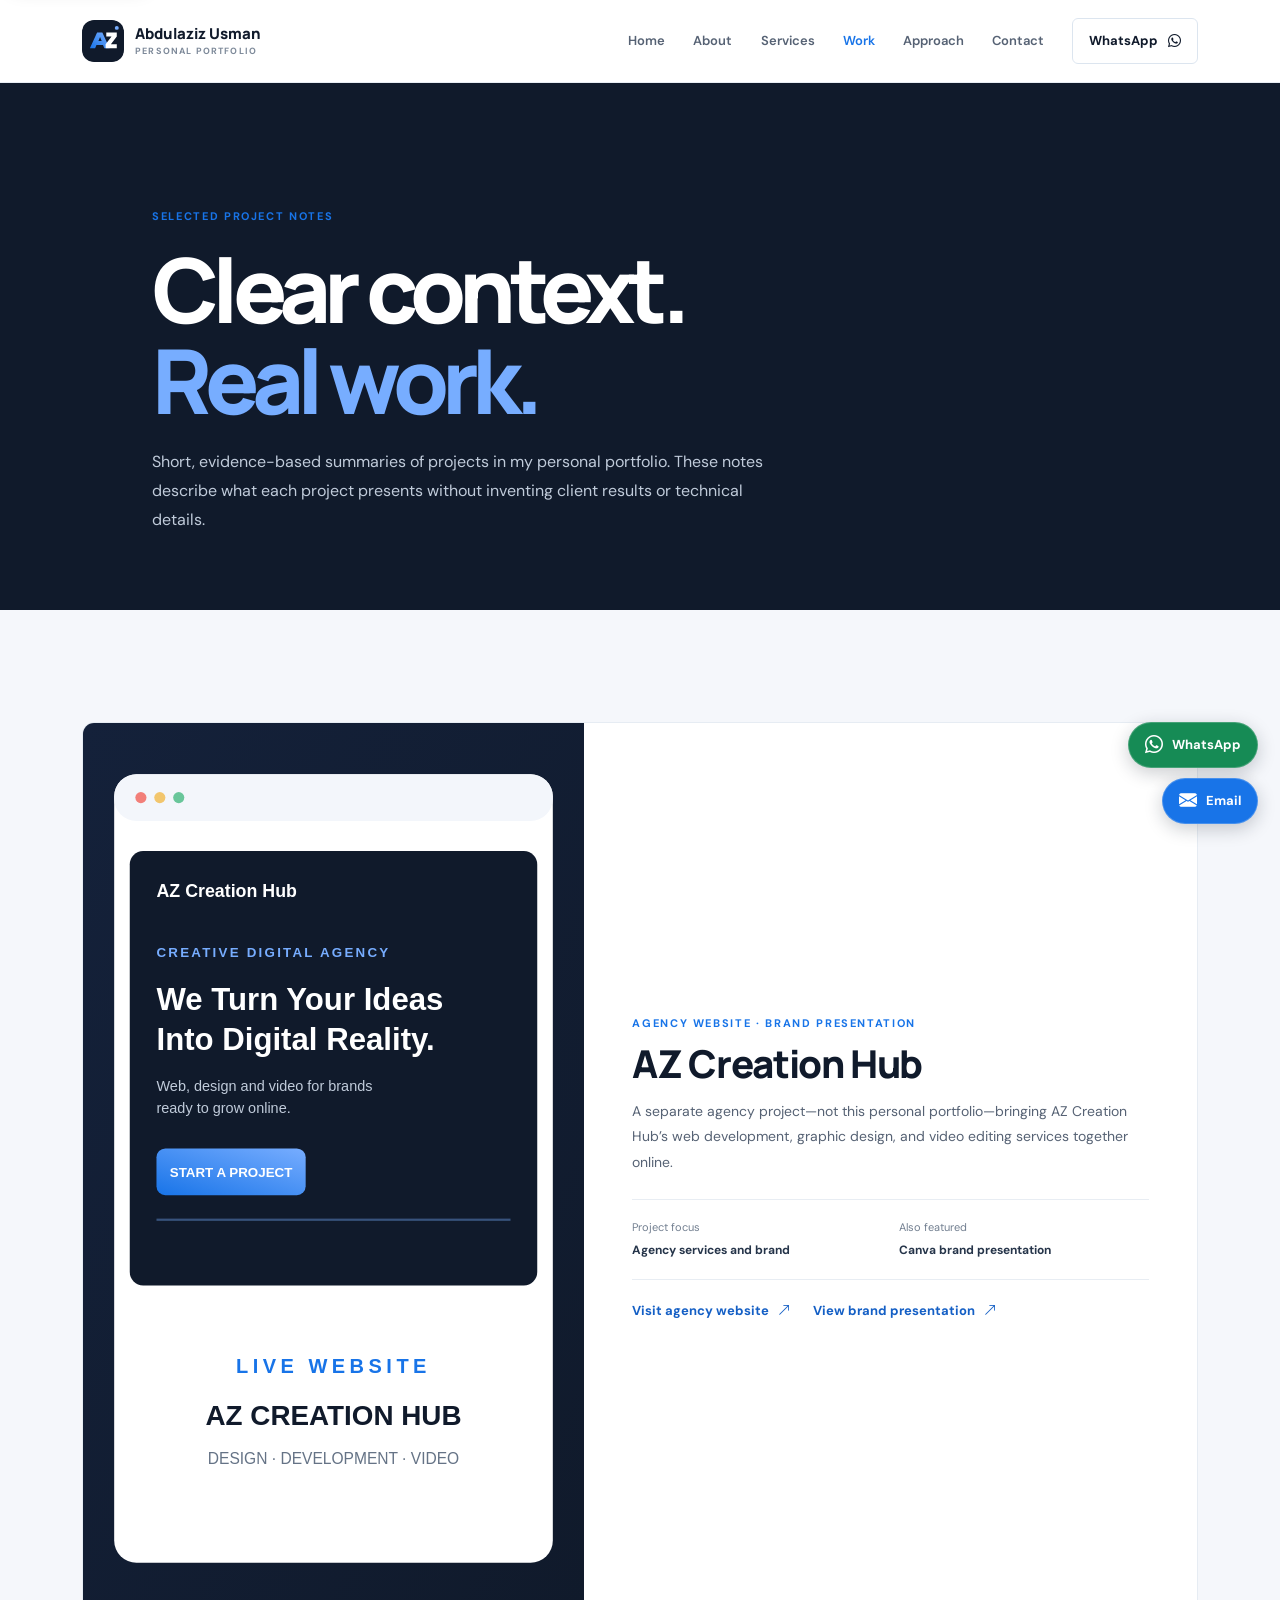
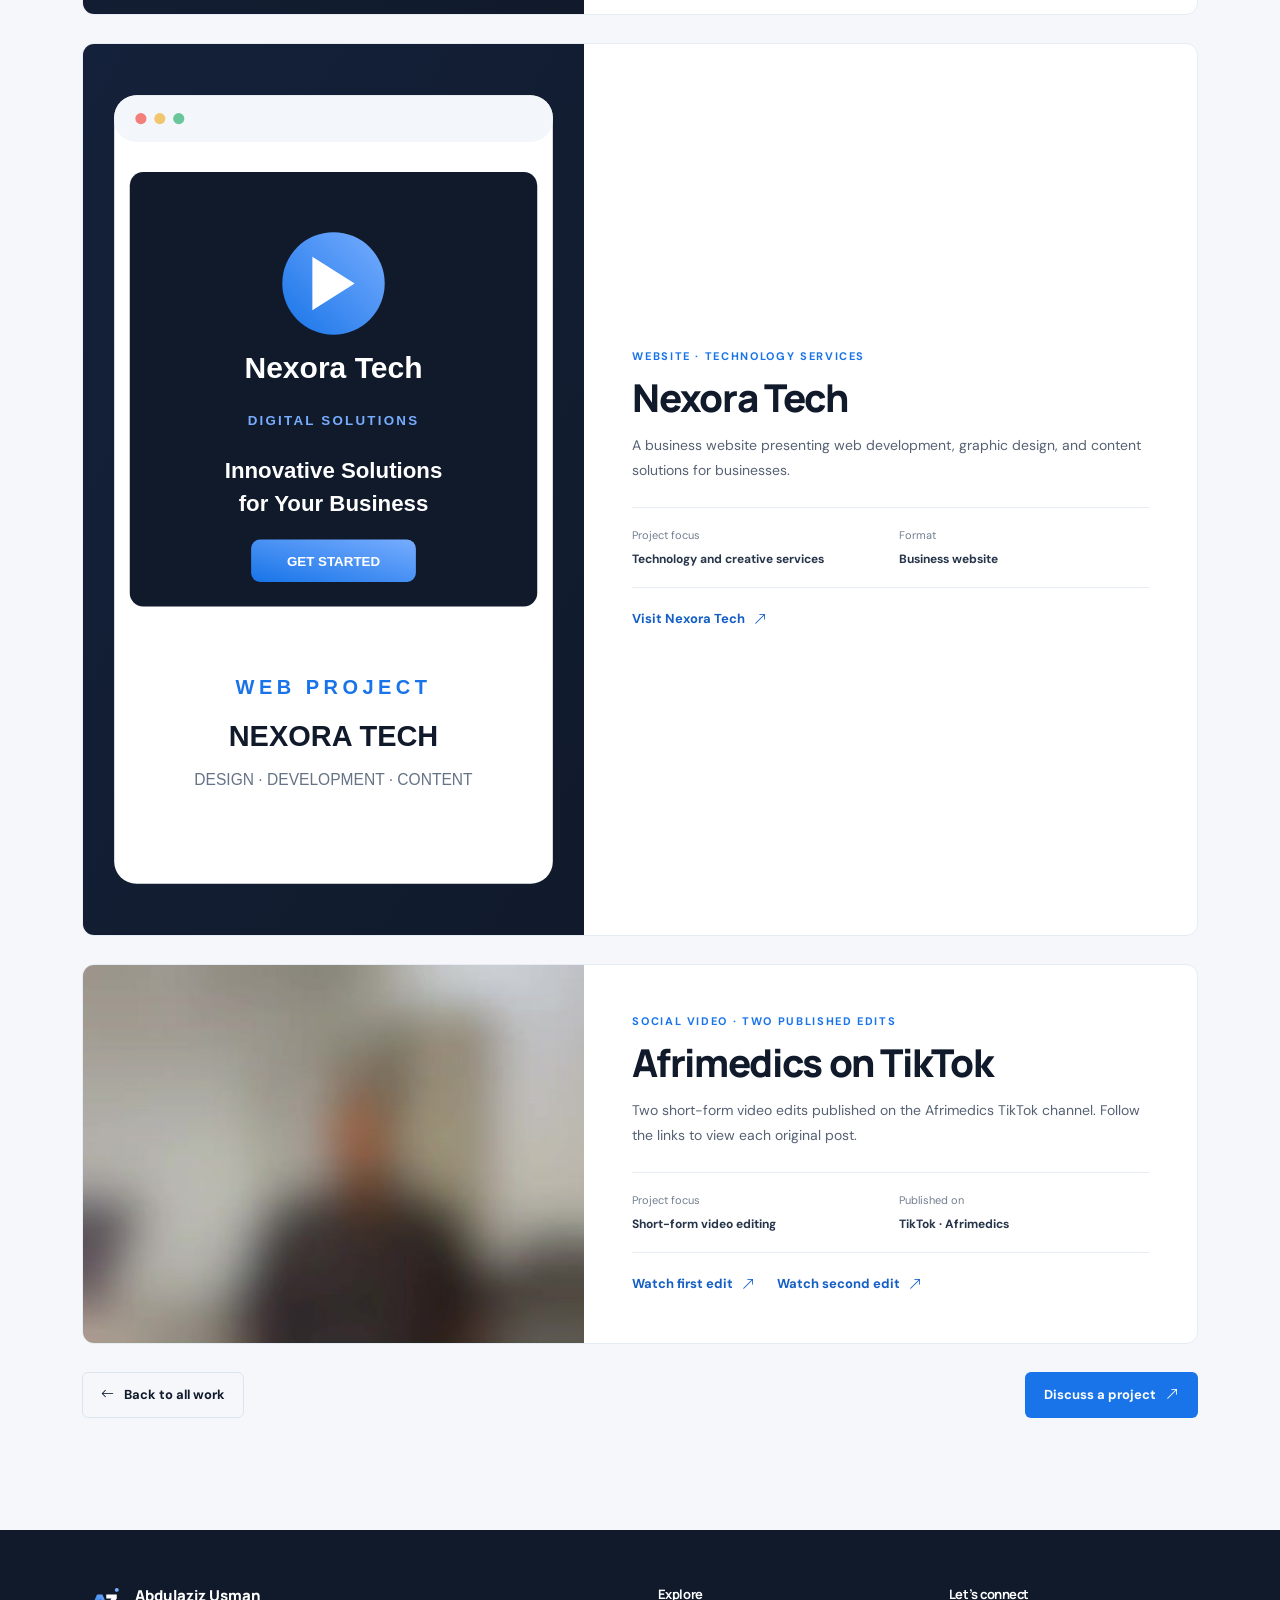
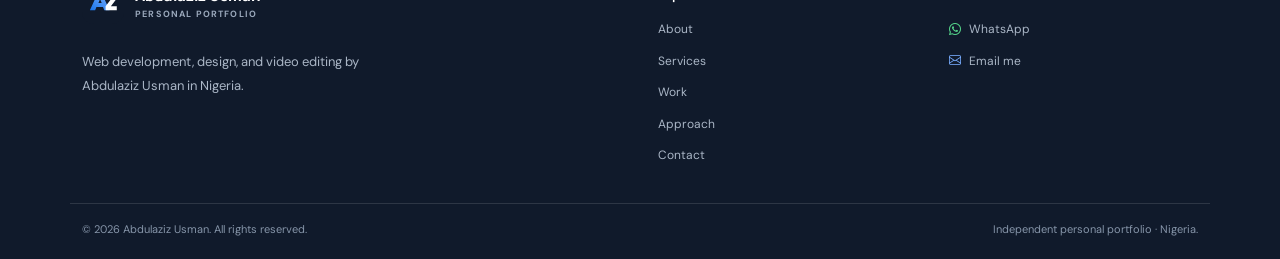
<file: portfolio-details.html>
<!DOCTYPE html>
<html lang="en">
<head>
  <meta charset="utf-8"><meta name="viewport" content="width=device-width, initial-scale=1">
  <meta name="description" content="Evidence-based notes on website, brand-design, and video projects in Abdulaziz Usman's personal portfolio.">
  <meta name="theme-color" content="#101a2b"><meta property="og:type" content="website"><meta property="og:locale" content="en_NG"><meta property="og:site_name" content="Abdulaziz Usman">
  <meta property="og:title" content="Project Case Studies | Personal Portfolio"><meta property="og:description" content="Evidence-based notes on website, brand-design, and video projects in Abdulaziz Usman's personal portfolio.">
  <title>Project Case Studies | Personal Portfolio</title>
  <link rel="icon" href="assets/img/favicon.svg" type="image/svg+xml"><link rel="preconnect" href="https://fonts.googleapis.com"><link rel="preconnect" href="https://fonts.gstatic.com" crossorigin>
  <link href="https://fonts.googleapis.com/css2?family=DM+Sans:wght@400;500;600;700&family=Manrope:wght@400;500;600;700;800&display=swap" rel="stylesheet">
  <link href="assets/vendor/bootstrap/css/bootstrap.min.css" rel="stylesheet"><link href="assets/vendor/bootstrap-icons/bootstrap-icons.css" rel="stylesheet"><link href="assets/vendor/aos/aos.css" rel="stylesheet"><link href="assets/css/main.css" rel="stylesheet">
</head>
<body class="az-site">
  <a class="skip-link" href="#main">Skip to content</a>
  <header id="header" class="header az-header sticky-top"><div class="container az-header-inner">
    <a class="brand-link" href="index.html" aria-label="Abdulaziz Usman home"><img class="brand-mark" src="assets/img/logo.svg" alt=""><span class="brand-copy"><strong>Abdulaziz Usman</strong><small>PERSONAL PORTFOLIO</small></span></a>
    <nav id="navmenu" class="navmenu" aria-label="Main navigation"><ul id="primary-navigation"><li><a href="index.html">Home</a></li><li><a href="about.html">About</a></li><li><a href="services.html">Services</a></li><li><a class="active" href="portfolio.html" aria-current="page">Work</a></li><li><a href="resume.html">Approach</a></li><li><a href="contact.html">Contact</a></li></ul><button class="mobile-nav-toggle d-xl-none" type="button" aria-label="Open navigation" aria-controls="primary-navigation" aria-expanded="false"><i class="bi bi-list" aria-hidden="true"></i></button></nav>
    <a class="header-cta" href="https://wa.me/2347077909619" target="_blank" rel="noopener noreferrer">WhatsApp <i class="bi bi-whatsapp" aria-hidden="true"></i></a>
  </div></header>
  <main id="main">
    <section class="page-hero"><div class="container page-hero-inner" data-aos="fade-up"><p class="eyebrow">Selected project notes</p><h1>Clear context.<br><span>Real work.</span></h1><p>Short, evidence-based summaries of projects in my personal portfolio. These notes describe what each project presents without inventing client results or technical details.</p></div></section>
    <section class="az-section"><div class="container case-study-list">
      <article class="case-study" aria-labelledby="case-az-title" data-aos="fade-up">
        <a class="case-study-media" href="https://abdulazizusmanmuhammad.github.io/azcreatonhub/" target="_blank" rel="noopener noreferrer" aria-label="Visit the AZ Creation Hub agency website">
          <img src="assets/img/projects/az-creation-hub.svg" alt="Preview of the AZ Creation Hub agency website" loading="lazy">
        </a>
        <div class="case-study-content">
          <p class="eyebrow">Agency website · Brand presentation</p>
          <h2 id="case-az-title">AZ Creation Hub</h2>
          <p class="case-study-summary">A separate agency project—not this personal portfolio—bringing AZ Creation Hub’s web development, graphic design, and video editing services together online.</p>
          <div class="case-study-facts"><div><span>Project focus</span><strong>Agency services and brand</strong></div><div><span>Also featured</span><strong>Canva brand presentation</strong></div></div>
          <div class="case-study-links"><a class="text-link" href="https://abdulazizusmanmuhammad.github.io/azcreatonhub/" target="_blank" rel="noopener noreferrer">Visit agency website <i class="bi bi-arrow-up-right" aria-hidden="true"></i></a><a class="text-link" href="https://canva.link/lvriv9qd27sz0h3" target="_blank" rel="noopener noreferrer">View brand presentation <i class="bi bi-arrow-up-right" aria-hidden="true"></i></a></div>
        </div>
      </article>
      <article class="case-study" aria-labelledby="case-nexora-title" data-aos="fade-up">
        <a class="case-study-media" href="https://abdulazizusmanmuhammad.github.io/nezora-tech/" target="_blank" rel="noopener noreferrer" aria-label="Visit the Nexora Tech website">
          <img src="assets/img/projects/nexora-tech.svg" alt="Preview of the Nexora Tech website" loading="lazy">
        </a>
        <div class="case-study-content">
          <p class="eyebrow">Website · Technology services</p>
          <h2 id="case-nexora-title">Nexora Tech</h2>
          <p class="case-study-summary">A business website presenting web development, graphic design, and content solutions for businesses.</p>
          <div class="case-study-facts"><div><span>Project focus</span><strong>Technology and creative services</strong></div><div><span>Format</span><strong>Business website</strong></div></div>
          <div class="case-study-links"><a class="text-link" href="https://abdulazizusmanmuhammad.github.io/nezora-tech/" target="_blank" rel="noopener noreferrer">Visit Nexora Tech <i class="bi bi-arrow-up-right" aria-hidden="true"></i></a></div>
        </div>
      </article>
      <article class="case-study" aria-labelledby="case-afrimedics-title" data-aos="fade-up">
        <a class="case-study-media case-study-media-portrait" href="https://www.tiktok.com/@official.afrimedi/video/7704053011600968978" target="_blank" rel="noopener noreferrer" aria-label="Watch the Afrimedics video edit on TikTok">
          <img src="assets/img/projects/afrimedi-tiktok.jpg" alt="Preview of an Afrimedics social video edit" loading="lazy">
        </a>
        <div class="case-study-content">
          <p class="eyebrow">Social video · Two published edits</p>
          <h2 id="case-afrimedics-title">Afrimedics on TikTok</h2>
          <p class="case-study-summary">Two short-form video edits published on the Afrimedics TikTok channel. Follow the links to view each original post.</p>
          <div class="case-study-facts"><div><span>Project focus</span><strong>Short-form video editing</strong></div><div><span>Published on</span><strong>TikTok · Afrimedics</strong></div></div>
          <div class="case-study-links"><a class="text-link" href="https://www.tiktok.com/@official.afrimedi/video/7704053011600968978" target="_blank" rel="noopener noreferrer">Watch first edit <i class="bi bi-arrow-up-right" aria-hidden="true"></i></a><a class="text-link" href="https://www.tiktok.com/@official.afrimedi/video/7704782069398031636" target="_blank" rel="noopener noreferrer">Watch second edit <i class="bi bi-arrow-up-right" aria-hidden="true"></i></a></div>
        </div>
      </article>
      <div class="case-study-backlinks"><a class="btn-az btn-az-outline" href="portfolio.html"><i class="bi bi-arrow-left" aria-hidden="true"></i> Back to all work</a><a class="btn-az btn-az-primary" href="contact.html">Discuss a project <i class="bi bi-arrow-up-right" aria-hidden="true"></i></a></div>
    </div></section>
  </main>
  <footer class="az-footer"><div class="container footer-main"><div class="footer-brand"><a class="brand-link" href="index.html" aria-label="Abdulaziz Usman home"><img class="brand-mark" src="assets/img/logo.svg" alt=""><span class="brand-copy"><strong>Abdulaziz Usman</strong><small>PERSONAL PORTFOLIO</small></span></a><p>Web development, design, and video editing by Abdulaziz Usman in Nigeria.</p></div><nav class="footer-nav" aria-label="Footer navigation"><h2>Explore</h2><a href="about.html">About</a><a href="services.html">Services</a><a href="portfolio.html">Work</a><a href="resume.html">Approach</a><a href="contact.html">Contact</a></nav><div class="footer-connect"><h2>Let’s connect</h2><a href="https://wa.me/2347077909619" target="_blank" rel="noopener noreferrer"><i class="bi bi-whatsapp" aria-hidden="true"></i> WhatsApp</a><a href="mailto:abdulazizusmanaum01@gmail.com"><i class="bi bi-envelope" aria-hidden="true"></i> Email me</a></div></div><div class="container footer-bottom"><span>© <span class="current-year">2026</span> Abdulaziz Usman. All rights reserved.</span><span>Independent personal portfolio · Nigeria.</span></div></footer>
  <div class="floating-contact" aria-label="Quick contact">
    <a class="floating-contact-link floating-whatsapp" href="https://wa.me/2347077909619" target="_blank" rel="noopener noreferrer" aria-label="Contact Abdulaziz on WhatsApp"><i class="bi bi-whatsapp" aria-hidden="true"></i><span>WhatsApp</span></a>
    <a class="floating-contact-link floating-email" href="mailto:abdulazizusmanaum01@gmail.com" aria-label="Email Abdulaziz"><i class="bi bi-envelope-fill" aria-hidden="true"></i><span>Email</span></a>
  </div>
  <a href="#" id="scroll-top" class="scroll-top d-flex align-items-center justify-content-center" aria-label="Back to top"><i class="bi bi-arrow-up-short" aria-hidden="true"></i></a>
  <script src="assets/vendor/bootstrap/js/bootstrap.bundle.min.js"></script><script src="assets/vendor/aos/aos.js"></script><script src="assets/js/main.js"></script>
</body>
</html>
</file>
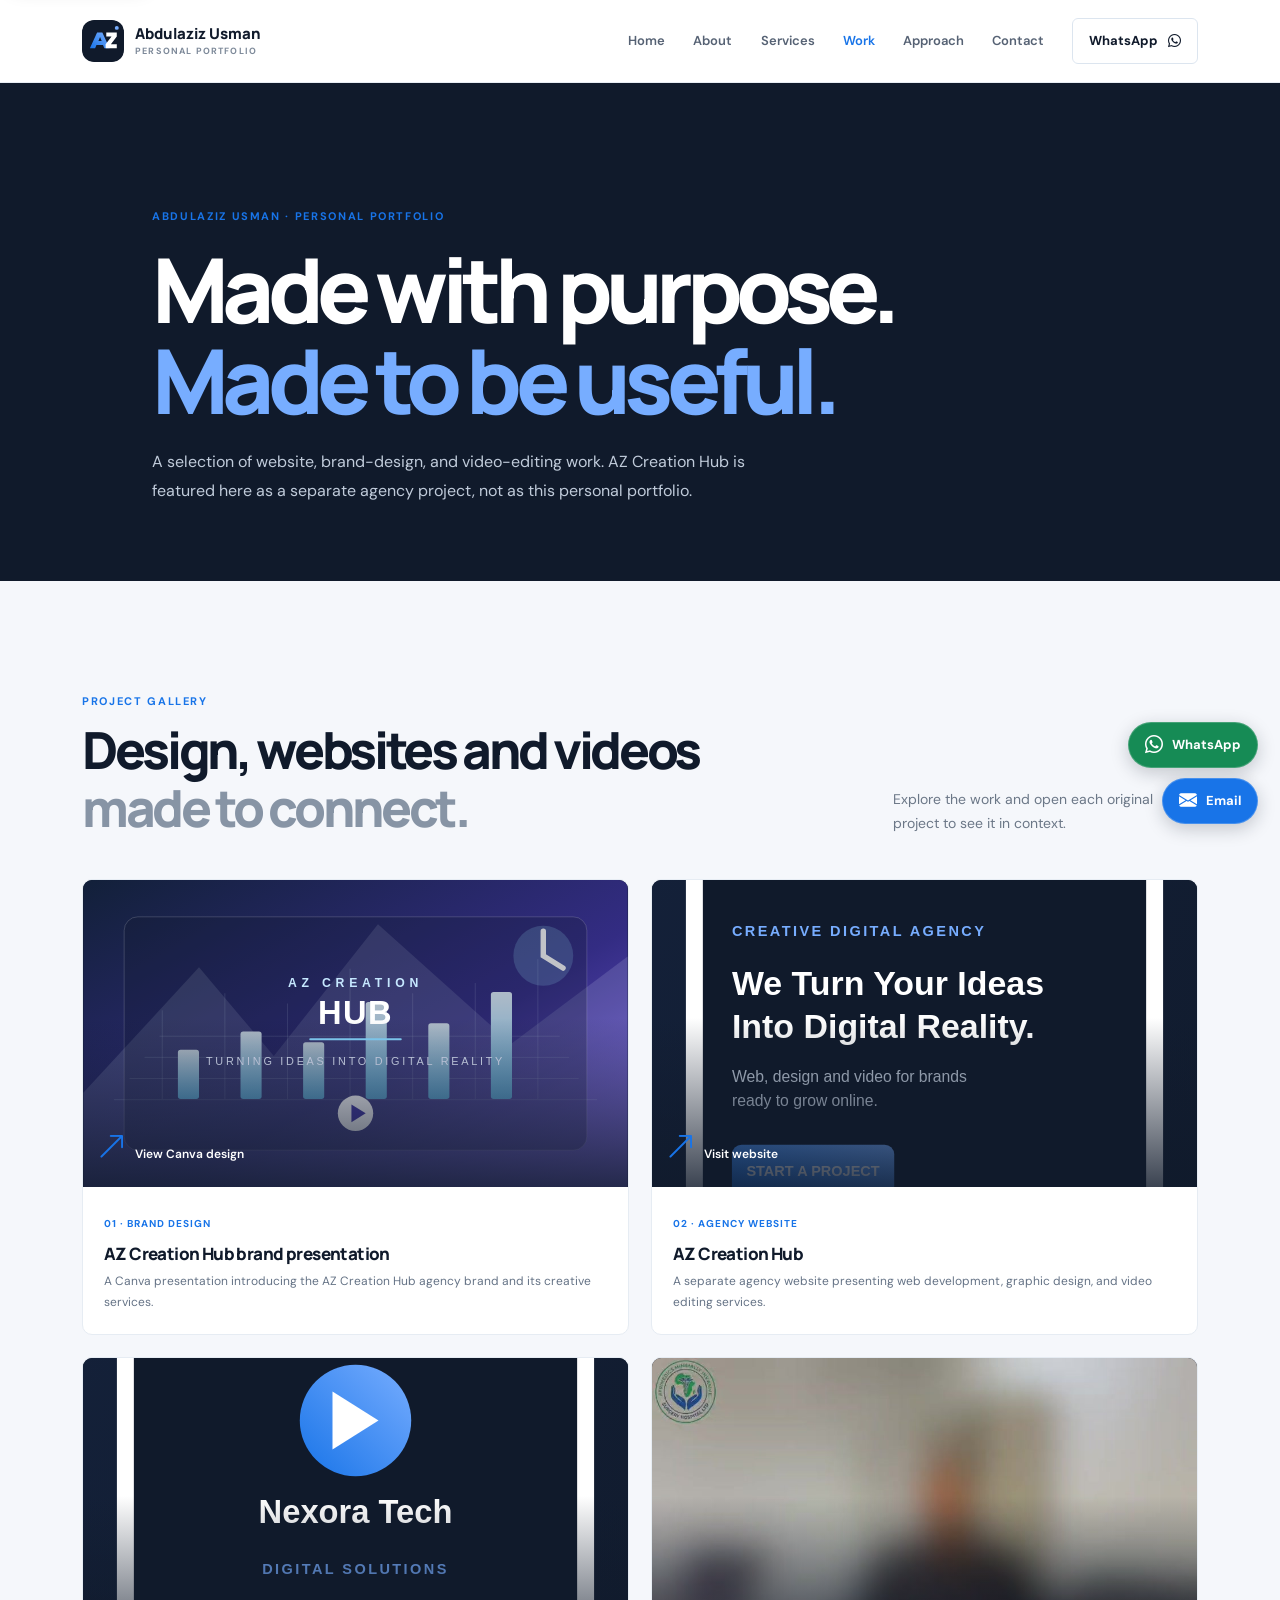
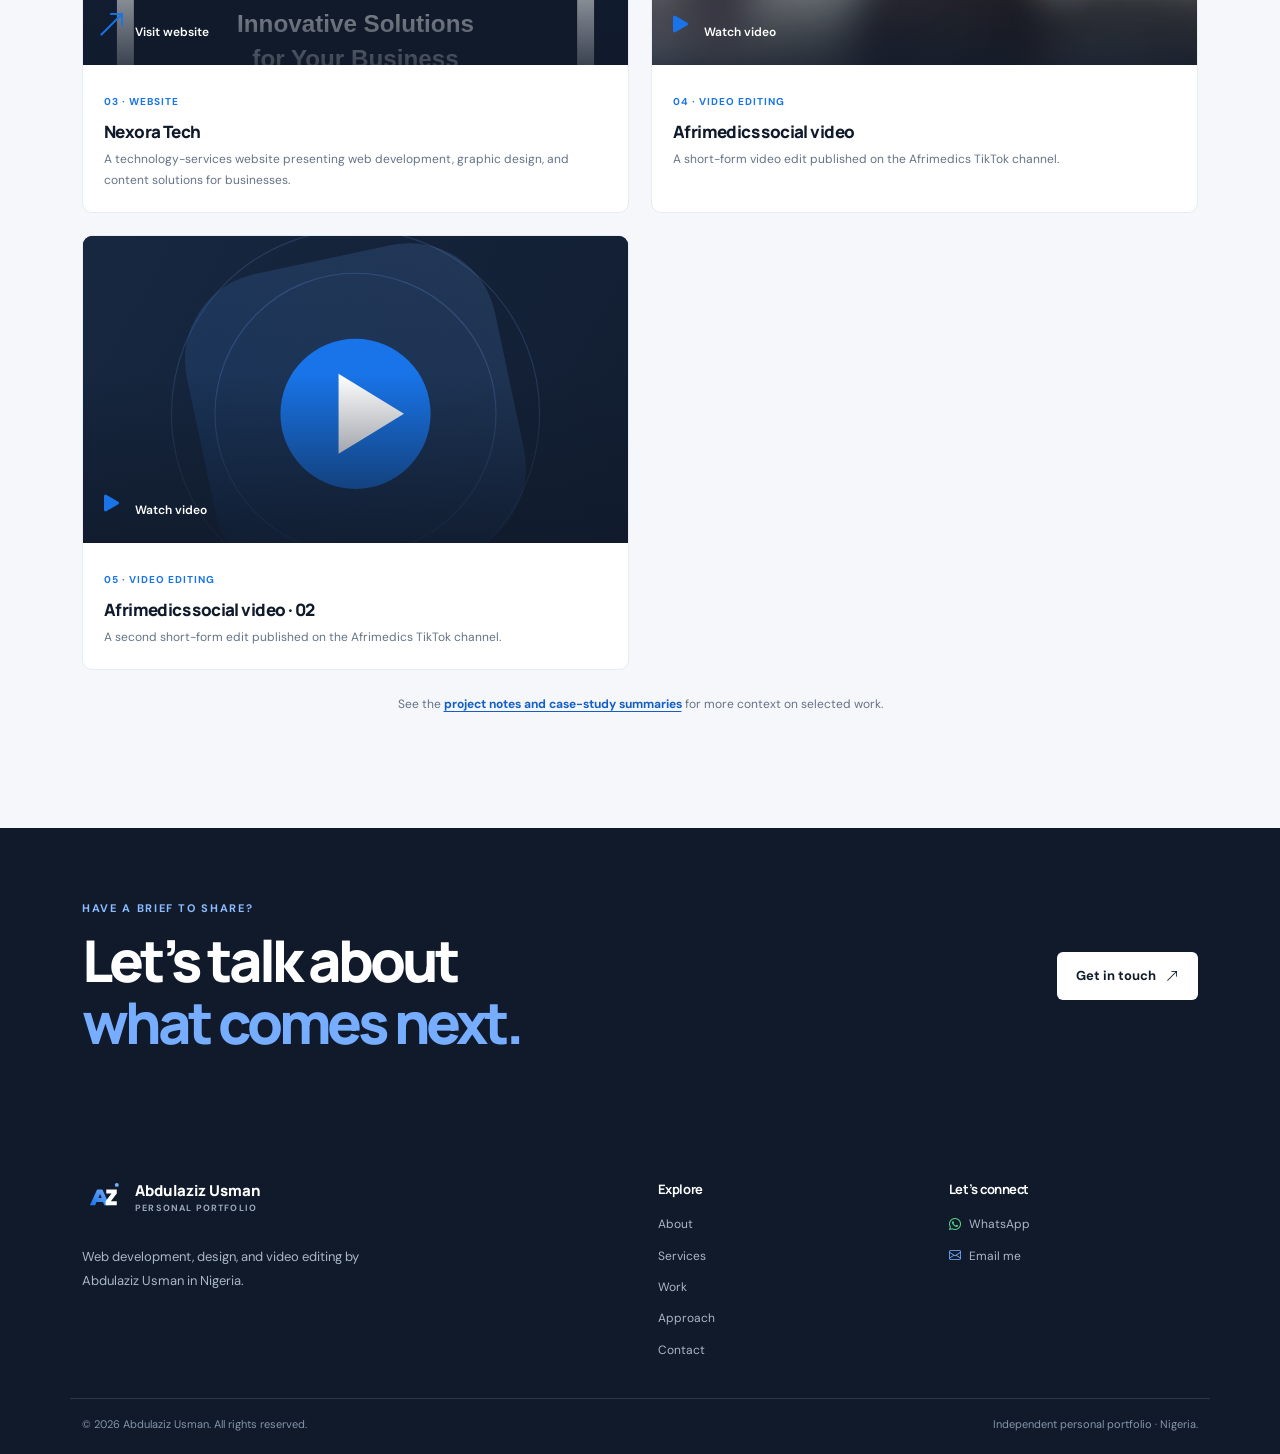
<file: portfolio.html>
<!DOCTYPE html>
<html lang="en">
<head>
  <meta charset="utf-8"><meta name="viewport" content="width=device-width, initial-scale=1">
  <meta name="description" content="Explore Abdulaziz Usman's portfolio and creative services. His work focuses on web development, design, and video editing in Nigeria.">
  <meta name="theme-color" content="#101a2b"><meta property="og:type" content="website"><meta property="og:locale" content="en_NG"><meta property="og:site_name" content="Abdulaziz Usman">
  <meta property="og:title" content="Selected Work | Personal Portfolio"><meta property="og:description" content="A portfolio of web, design, and video work by Abdulaziz Usman.">
  <title>Selected Work | Personal Portfolio</title>
  <link rel="icon" href="assets/img/favicon.svg" type="image/svg+xml"><link rel="preconnect" href="https://fonts.googleapis.com"><link rel="preconnect" href="https://fonts.gstatic.com" crossorigin>
  <link href="https://fonts.googleapis.com/css2?family=DM+Sans:wght@400;500;600;700&family=Manrope:wght@400;500;600;700;800&display=swap" rel="stylesheet">
  <link href="assets/vendor/bootstrap/css/bootstrap.min.css" rel="stylesheet"><link href="assets/vendor/bootstrap-icons/bootstrap-icons.css" rel="stylesheet"><link href="assets/vendor/aos/aos.css" rel="stylesheet"><link href="assets/css/main.css" rel="stylesheet">
</head>
<body class="az-site">
  <a class="skip-link" href="#main">Skip to content</a>
  <header id="header" class="header az-header sticky-top"><div class="container az-header-inner">
    <a class="brand-link" href="index.html" aria-label="Abdulaziz Usman home"><img class="brand-mark" src="assets/img/logo.svg" alt=""><span class="brand-copy"><strong>Abdulaziz Usman</strong><small>PERSONAL PORTFOLIO</small></span></a>
    <nav id="navmenu" class="navmenu" aria-label="Main navigation"><ul id="primary-navigation"><li><a href="index.html">Home</a></li><li><a href="about.html">About</a></li><li><a href="services.html">Services</a></li><li><a class="active" href="portfolio.html" aria-current="page">Work</a></li><li><a href="resume.html">Approach</a></li><li><a href="contact.html">Contact</a></li></ul><button class="mobile-nav-toggle d-xl-none" type="button" aria-label="Open navigation" aria-controls="primary-navigation" aria-expanded="false"><i class="bi bi-list" aria-hidden="true"></i></button></nav>
    <a class="header-cta" href="https://wa.me/2347077909619" target="_blank" rel="noopener noreferrer">WhatsApp <i class="bi bi-whatsapp" aria-hidden="true"></i></a>
  </div></header>
  <main id="main">
    <section class="page-hero"><div class="container page-hero-inner" data-aos="fade-up"><p class="eyebrow">Abdulaziz Usman · Personal portfolio</p><h1>Made with purpose.<br><span>Made to be useful.</span></h1><p>A selection of website, brand-design, and video-editing work. AZ Creation Hub is featured here as a separate agency project, not as this personal portfolio.</p></div></section>
    <section class="az-section"><div class="container">
      <div class="section-heading" data-aos="fade-up"><div><p class="eyebrow">Project gallery</p><h2>Design, websites and videos<br><span>made to connect.</span></h2></div><p class="section-aside">Explore the work and open each original project to see it in context.</p></div>
      <div class="project-gallery" aria-label="Graphic design, website, and video editing projects">
        <article class="project-slot" data-aos="fade-up">
          <a class="project-slot-preview project-slot-image" href="https://canva.link/lvriv9qd27sz0h3" target="_blank" rel="noopener noreferrer" aria-label="View the AZ Creation Hub brand presentation on Canva">
            <img src="assets/img/projects/az-creation-hub-canva.svg" alt="AZ Creation Hub Canva brand design preview" loading="lazy">
            <span class="project-slot-open"><i class="bi bi-arrow-up-right" aria-hidden="true"></i> View Canva design</span>
          </a>
          <div class="project-slot-copy"><span class="project-slot-category">01 · BRAND DESIGN</span><h3>AZ Creation Hub brand presentation</h3><p>A Canva presentation introducing the AZ Creation Hub agency brand and its creative services.</p></div>
        </article>
        <article class="project-slot" data-aos="fade-up">
          <a class="project-slot-preview project-slot-image" href="https://abdulazizusmanmuhammad.github.io/azcreatonhub/" target="_blank" rel="noopener noreferrer" aria-label="Visit the AZ Creation Hub agency website">
            <img src="assets/img/projects/az-creation-hub.svg" alt="AZ Creation Hub website preview" loading="lazy">
            <span class="project-slot-open"><i class="bi bi-arrow-up-right" aria-hidden="true"></i> Visit website</span>
          </a>
          <div class="project-slot-copy"><span class="project-slot-category">02 · AGENCY WEBSITE</span><h3>AZ Creation Hub</h3><p>A separate agency website presenting web development, graphic design, and video editing services.</p></div>
        </article>
        <article class="project-slot" data-aos="fade-up" data-aos-delay="80">
          <a class="project-slot-preview project-slot-image" href="https://abdulazizusmanmuhammad.github.io/nezora-tech/" target="_blank" rel="noopener noreferrer" aria-label="Visit the Nexora Tech website">
            <img src="assets/img/projects/nexora-tech.svg" alt="Nexora Tech website preview" loading="lazy">
            <span class="project-slot-open"><i class="bi bi-arrow-up-right" aria-hidden="true"></i> Visit website</span>
          </a>
          <div class="project-slot-copy"><span class="project-slot-category">03 · WEBSITE</span><h3>Nexora Tech</h3><p>A technology-services website presenting web development, graphic design, and content solutions for businesses.</p></div>
        </article>
        <article class="project-slot" data-aos="fade-up" data-aos-delay="160">
          <a class="project-slot-preview project-slot-image" href="https://www.tiktok.com/@official.afrimedi/video/7704053011600968978" target="_blank" rel="noopener noreferrer" aria-label="Watch the Afrimedics video edit on TikTok">
            <img src="assets/img/projects/afrimedi-tiktok.jpg" alt="Afrimedics TikTok video preview" loading="lazy">
            <span class="project-slot-open"><i class="bi bi-play-fill" aria-hidden="true"></i> Watch video</span>
          </a>
          <div class="project-slot-copy"><span class="project-slot-category">04 · VIDEO EDITING</span><h3>Afrimedics social video</h3><p>A short-form video edit published on the Afrimedics TikTok channel.</p></div>
        </article>
        <article class="project-slot" data-aos="fade-up" data-aos-delay="240">
          <a class="project-slot-preview project-slot-image" href="https://www.tiktok.com/@official.afrimedi/video/7704782069398031636" target="_blank" rel="noopener noreferrer" aria-label="Watch the second Afrimedics video edit on TikTok">
            <img src="assets/img/projects/afrimedi-tiktok-2.svg" alt="Afrimedics TikTok video edit poster" loading="lazy">
            <span class="project-slot-open"><i class="bi bi-play-fill" aria-hidden="true"></i> Watch video</span>
          </a>
          <div class="project-slot-copy"><span class="project-slot-category">05 · VIDEO EDITING</span><h3>Afrimedics social video · 02</h3><p>A second short-form edit published on the Afrimedics TikTok channel.</p></div>
        </article>
      </div>
      <p class="project-gallery-help">See the <a href="portfolio-details.html">project notes and case-study summaries</a> for more context on selected work.</p>
    </div></section>
    <section class="az-cta-band"><div class="container cta-band-inner" data-aos="fade-up"><div><p class="eyebrow">Have a brief to share?</p><h2>Let’s talk about<br><span>what comes next.</span></h2></div><a class="btn-az btn-az-light" href="contact.html">Get in touch <i class="bi bi-arrow-up-right" aria-hidden="true"></i></a></div></section>
  </main>
  <footer class="az-footer"><div class="container footer-main"><div class="footer-brand"><a class="brand-link" href="index.html" aria-label="Abdulaziz Usman home"><img class="brand-mark" src="assets/img/logo.svg" alt=""><span class="brand-copy"><strong>Abdulaziz Usman</strong><small>PERSONAL PORTFOLIO</small></span></a><p>Web development, design, and video editing by Abdulaziz Usman in Nigeria.</p></div><nav class="footer-nav" aria-label="Footer navigation"><h2>Explore</h2><a href="about.html">About</a><a href="services.html">Services</a><a href="portfolio.html">Work</a><a href="resume.html">Approach</a><a href="contact.html">Contact</a></nav><div class="footer-connect"><h2>Let’s connect</h2><a href="https://wa.me/2347077909619" target="_blank" rel="noopener noreferrer"><i class="bi bi-whatsapp" aria-hidden="true"></i> WhatsApp</a><a href="mailto:abdulazizusmanaum01@gmail.com"><i class="bi bi-envelope" aria-hidden="true"></i> Email me</a></div></div><div class="container footer-bottom"><span>© <span class="current-year">2026</span> Abdulaziz Usman. All rights reserved.</span><span>Independent personal portfolio · Nigeria.</span></div></footer>
  <div class="floating-contact" aria-label="Quick contact">
    <a class="floating-contact-link floating-whatsapp" href="https://wa.me/2347077909619" target="_blank" rel="noopener noreferrer" aria-label="Contact Abdulaziz on WhatsApp"><i class="bi bi-whatsapp" aria-hidden="true"></i><span>WhatsApp</span></a>
    <a class="floating-contact-link floating-email" href="mailto:abdulazizusmanaum01@gmail.com" aria-label="Email Abdulaziz"><i class="bi bi-envelope-fill" aria-hidden="true"></i><span>Email</span></a>
  </div>
  <a href="#" id="scroll-top" class="scroll-top d-flex align-items-center justify-content-center" aria-label="Back to top"><i class="bi bi-arrow-up-short" aria-hidden="true"></i></a>
  <script src="assets/vendor/bootstrap/js/bootstrap.bundle.min.js"></script><script src="assets/vendor/aos/aos.js"></script><script src="assets/js/main.js"></script>
</body>
</html>
</file>
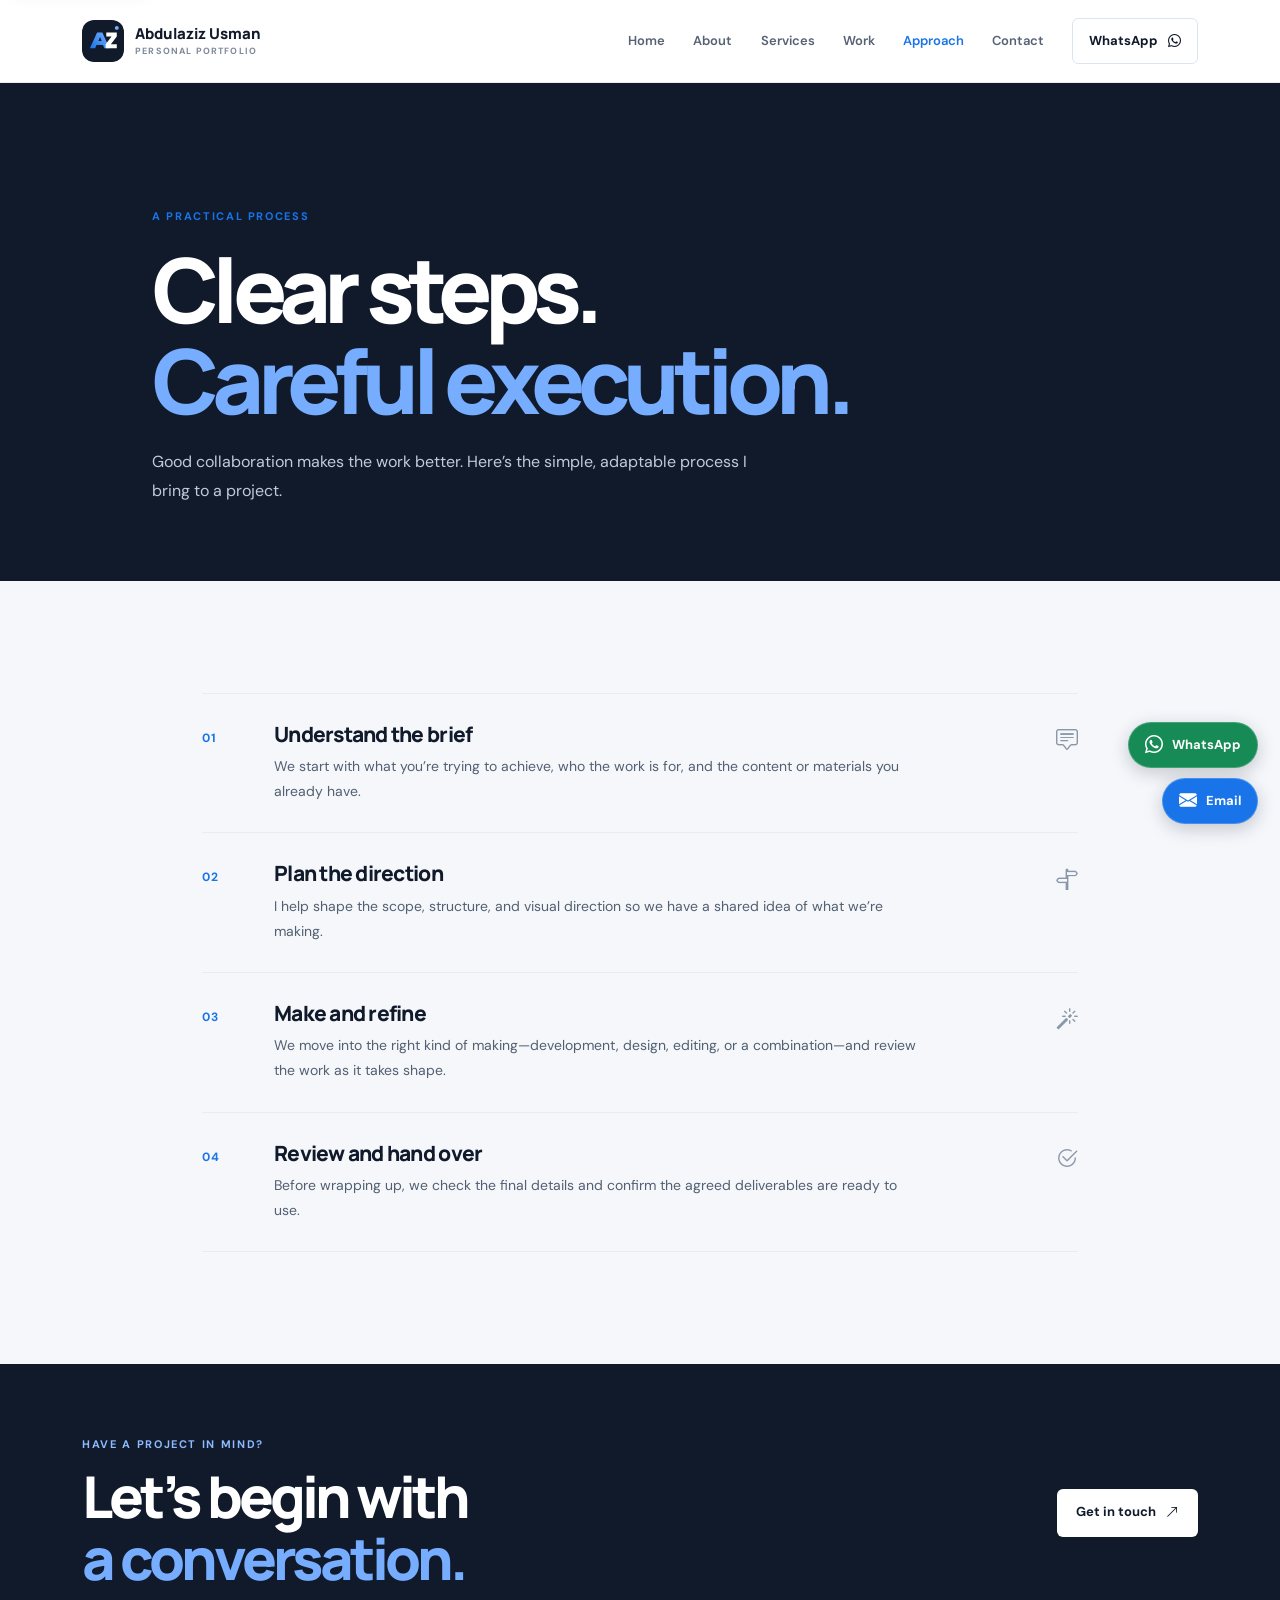
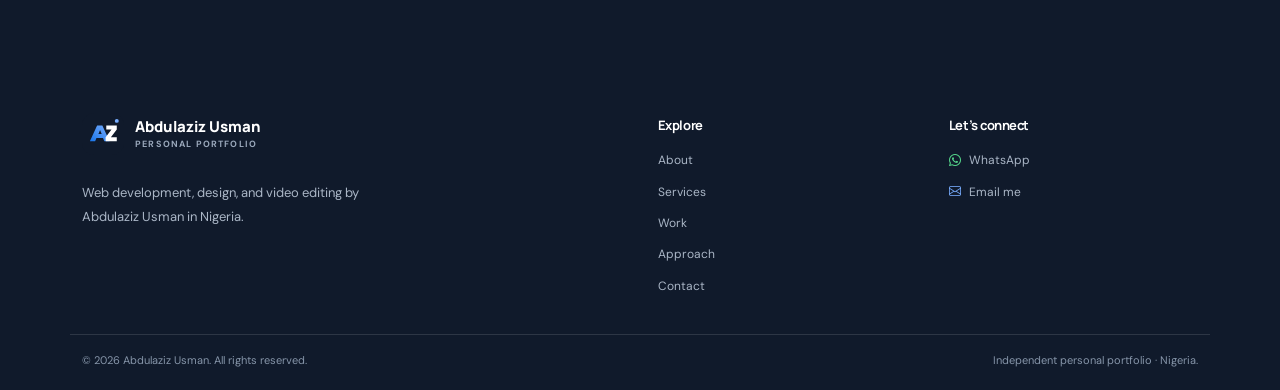
<file: resume.html>
<!DOCTYPE html>
<html lang="en">
<head>
  <meta charset="utf-8"><meta name="viewport" content="width=device-width, initial-scale=1">
  <meta name="description" content="Learn how Abdulaziz Usman approaches web, design, and video projects through clear briefs, purposeful planning, careful making, and review.">
  <meta name="theme-color" content="#101a2b"><meta property="og:type" content="website"><meta property="og:locale" content="en_NG"><meta property="og:site_name" content="Abdulaziz Usman">
  <meta property="og:title" content="My Approach | Personal Portfolio"><meta property="og:description" content="A straightforward, collaborative approach to creative work.">
  <title>My Approach | Personal Portfolio</title>
  <link rel="icon" href="assets/img/favicon.svg" type="image/svg+xml"><link rel="preconnect" href="https://fonts.googleapis.com"><link rel="preconnect" href="https://fonts.gstatic.com" crossorigin>
  <link href="https://fonts.googleapis.com/css2?family=DM+Sans:wght@400;500;600;700&family=Manrope:wght@400;500;600;700;800&display=swap" rel="stylesheet">
  <link href="assets/vendor/bootstrap/css/bootstrap.min.css" rel="stylesheet"><link href="assets/vendor/bootstrap-icons/bootstrap-icons.css" rel="stylesheet"><link href="assets/vendor/aos/aos.css" rel="stylesheet"><link href="assets/css/main.css" rel="stylesheet">
</head>
<body class="az-site">
  <a class="skip-link" href="#main">Skip to content</a>
  <header id="header" class="header az-header sticky-top"><div class="container az-header-inner">
    <a class="brand-link" href="index.html" aria-label="Abdulaziz Usman home"><img class="brand-mark" src="assets/img/logo.svg" alt=""><span class="brand-copy"><strong>Abdulaziz Usman</strong><small>PERSONAL PORTFOLIO</small></span></a>
    <nav id="navmenu" class="navmenu" aria-label="Main navigation"><ul id="primary-navigation"><li><a href="index.html">Home</a></li><li><a href="about.html">About</a></li><li><a href="services.html">Services</a></li><li><a href="portfolio.html">Work</a></li><li><a class="active" href="resume.html" aria-current="page">Approach</a></li><li><a href="contact.html">Contact</a></li></ul><button class="mobile-nav-toggle d-xl-none" type="button" aria-label="Open navigation" aria-controls="primary-navigation" aria-expanded="false"><i class="bi bi-list" aria-hidden="true"></i></button></nav>
    <a class="header-cta" href="https://wa.me/2347077909619" target="_blank" rel="noopener noreferrer">WhatsApp <i class="bi bi-whatsapp" aria-hidden="true"></i></a>
  </div></header>
  <main id="main">
    <section class="page-hero"><div class="container page-hero-inner" data-aos="fade-up"><p class="eyebrow">A practical process</p><h1>Clear steps.<br><span>Careful execution.</span></h1><p>Good collaboration makes the work better. Here’s the simple, adaptable process I bring to a project.</p></div></section>
    <section class="az-section"><div class="container process-list">
      <article class="process-step" data-aos="fade-up"><span class="process-index">01</span><div><h2>Understand the brief</h2><p>We start with what you’re trying to achieve, who the work is for, and the content or materials you already have.</p></div><i class="bi bi-chat-square-text" aria-hidden="true"></i></article>
      <article class="process-step" data-aos="fade-up"><span class="process-index">02</span><div><h2>Plan the direction</h2><p>I help shape the scope, structure, and visual direction so we have a shared idea of what we’re making.</p></div><i class="bi bi-signpost-split" aria-hidden="true"></i></article>
      <article class="process-step" data-aos="fade-up"><span class="process-index">03</span><div><h2>Make and refine</h2><p>We move into the right kind of making—development, design, editing, or a combination—and review the work as it takes shape.</p></div><i class="bi bi-magic" aria-hidden="true"></i></article>
      <article class="process-step" data-aos="fade-up"><span class="process-index">04</span><div><h2>Review and hand over</h2><p>Before wrapping up, we check the final details and confirm the agreed deliverables are ready to use.</p></div><i class="bi bi-check2-circle" aria-hidden="true"></i></article>
    </div></section>
    <section class="az-cta-band"><div class="container cta-band-inner" data-aos="fade-up"><div><p class="eyebrow">Have a project in mind?</p><h2>Let’s begin with<br><span>a conversation.</span></h2></div><a class="btn-az btn-az-light" href="contact.html">Get in touch <i class="bi bi-arrow-up-right" aria-hidden="true"></i></a></div></section>
  </main>
  <footer class="az-footer"><div class="container footer-main"><div class="footer-brand"><a class="brand-link" href="index.html" aria-label="Abdulaziz Usman home"><img class="brand-mark" src="assets/img/logo.svg" alt=""><span class="brand-copy"><strong>Abdulaziz Usman</strong><small>PERSONAL PORTFOLIO</small></span></a><p>Web development, design, and video editing by Abdulaziz Usman in Nigeria.</p></div><nav class="footer-nav" aria-label="Footer navigation"><h2>Explore</h2><a href="about.html">About</a><a href="services.html">Services</a><a href="portfolio.html">Work</a><a href="resume.html">Approach</a><a href="contact.html">Contact</a></nav><div class="footer-connect"><h2>Let’s connect</h2><a href="https://wa.me/2347077909619" target="_blank" rel="noopener noreferrer"><i class="bi bi-whatsapp" aria-hidden="true"></i> WhatsApp</a><a href="mailto:abdulazizusmanaum01@gmail.com"><i class="bi bi-envelope" aria-hidden="true"></i> Email me</a></div></div><div class="container footer-bottom"><span>© <span class="current-year">2026</span> Abdulaziz Usman. All rights reserved.</span><span>Independent personal portfolio · Nigeria.</span></div></footer>
  <div class="floating-contact" aria-label="Quick contact">
    <a class="floating-contact-link floating-whatsapp" href="https://wa.me/2347077909619" target="_blank" rel="noopener noreferrer" aria-label="Contact Abdulaziz on WhatsApp"><i class="bi bi-whatsapp" aria-hidden="true"></i><span>WhatsApp</span></a>
    <a class="floating-contact-link floating-email" href="mailto:abdulazizusmanaum01@gmail.com" aria-label="Email Abdulaziz"><i class="bi bi-envelope-fill" aria-hidden="true"></i><span>Email</span></a>
  </div>
  <a href="#" id="scroll-top" class="scroll-top d-flex align-items-center justify-content-center" aria-label="Back to top"><i class="bi bi-arrow-up-short" aria-hidden="true"></i></a>
  <script src="assets/vendor/bootstrap/js/bootstrap.bundle.min.js"></script><script src="assets/vendor/aos/aos.js"></script><script src="assets/js/main.js"></script>
</body>
</html>
</file>
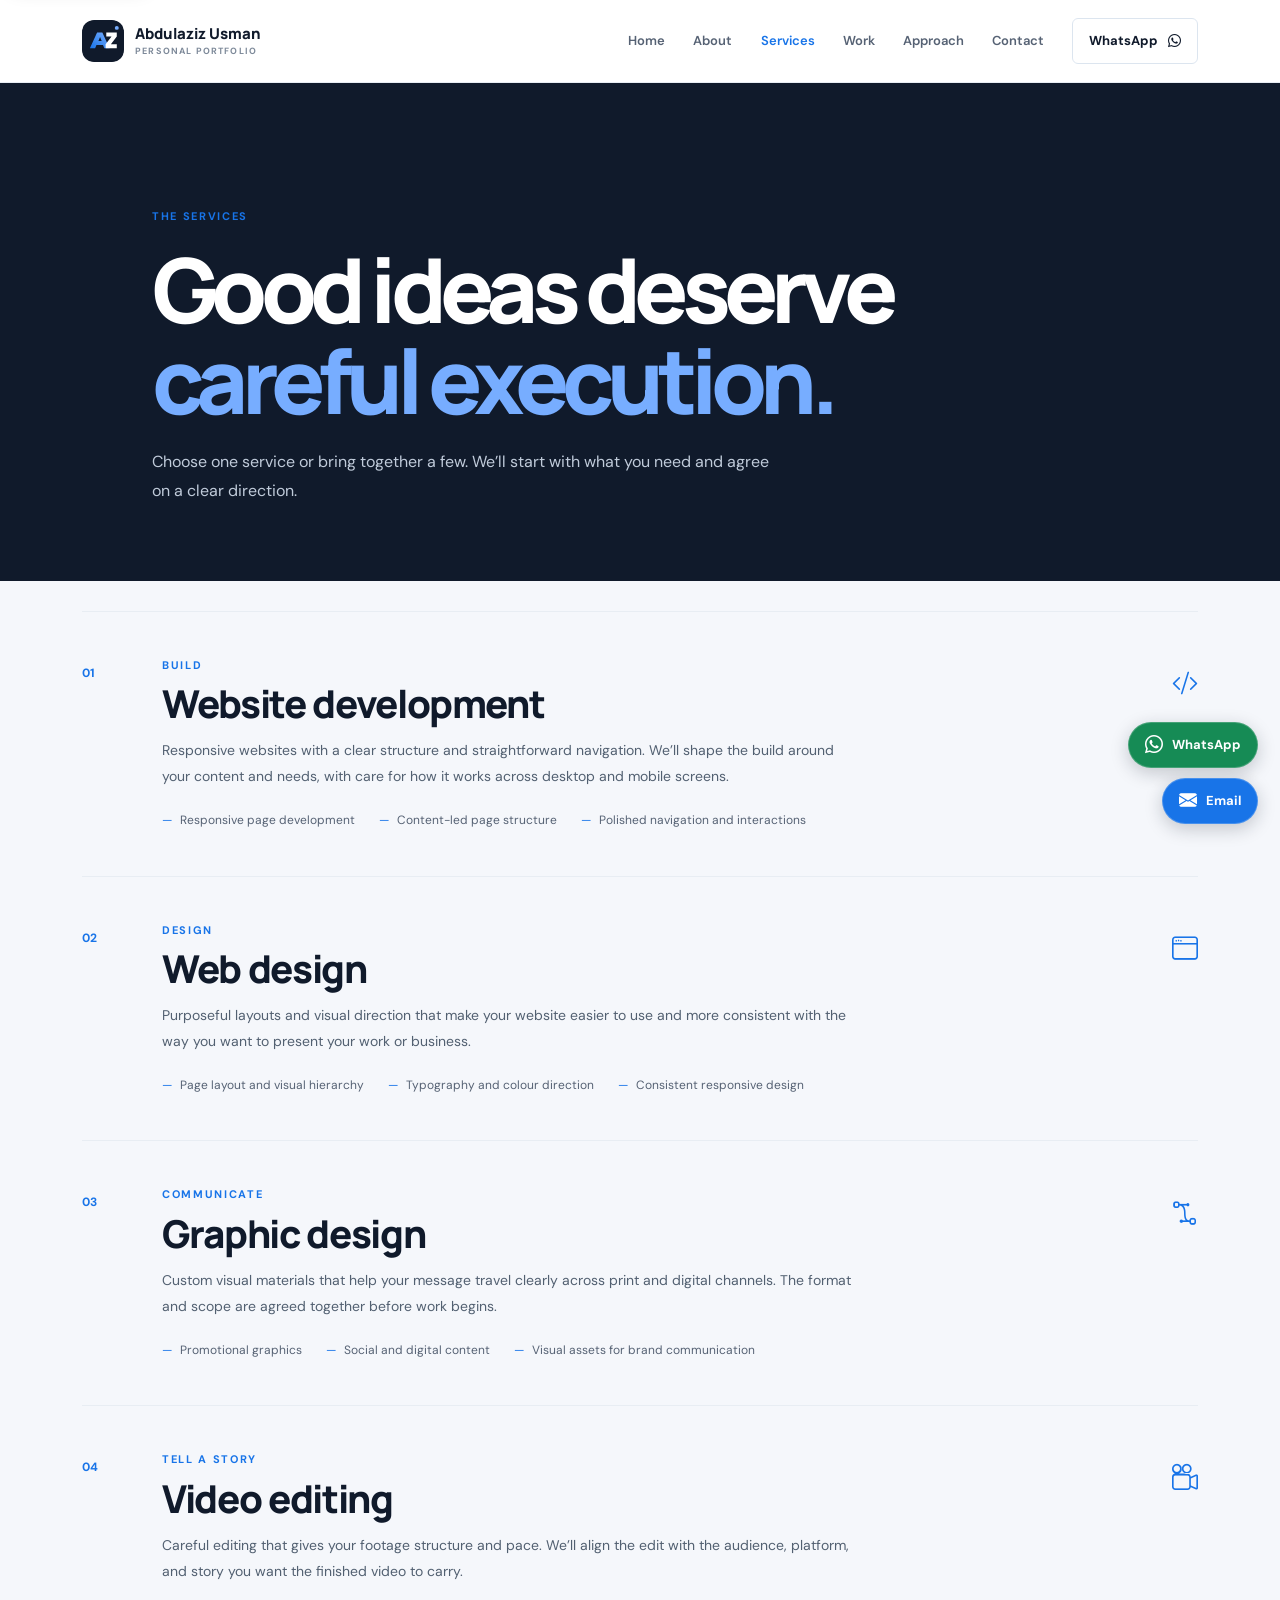
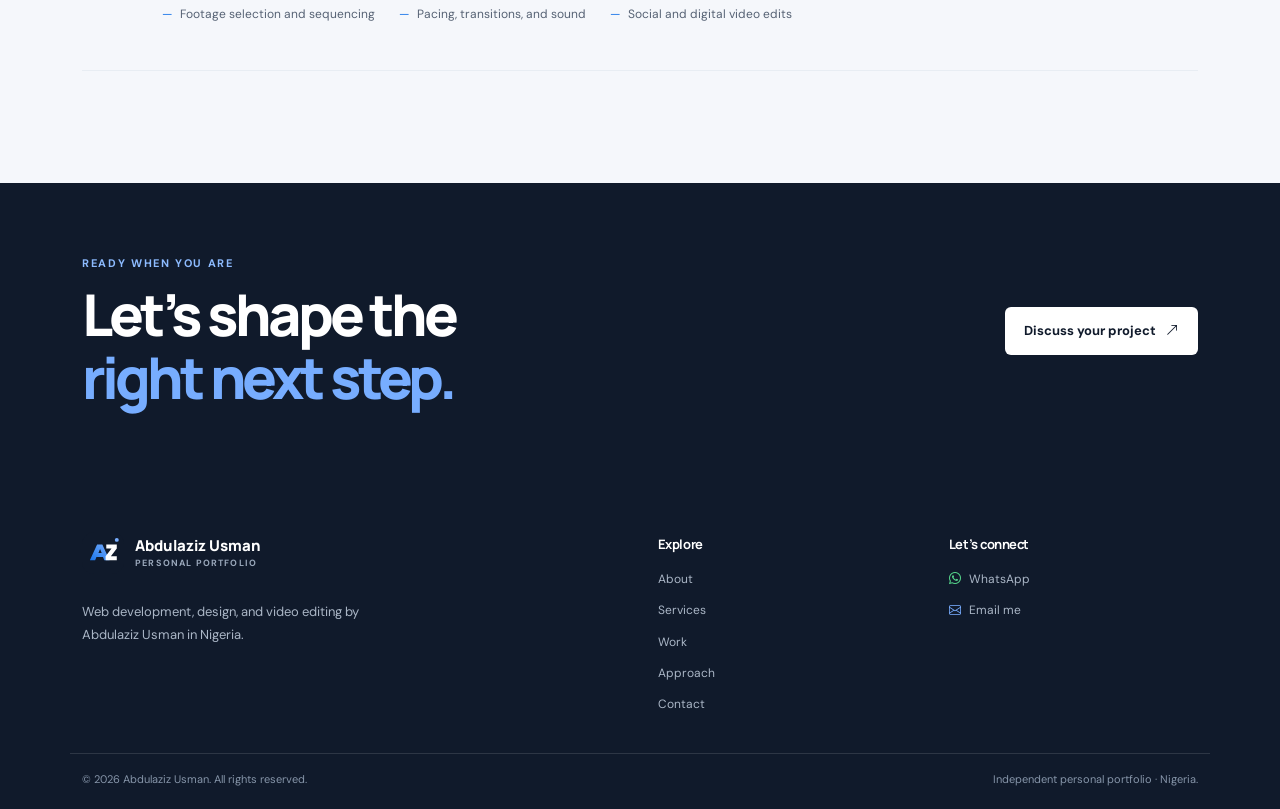
<file: service-details.html>
<!DOCTYPE html>
<html lang="en">
<head>
  <meta charset="utf-8"><meta name="viewport" content="width=device-width, initial-scale=1">
  <meta name="description" content="Details on website development, web design, graphic design, and video editing by Abdulaziz Usman.">
  <meta name="theme-color" content="#101a2b"><meta property="og:type" content="website"><meta property="og:locale" content="en_NG"><meta property="og:site_name" content="Abdulaziz Usman">
  <meta property="og:title" content="Service Details | Personal Portfolio"><meta property="og:description" content="Explore the creative services offered by Abdulaziz Usman.">
  <title>Service Details | Personal Portfolio</title>
  <link rel="icon" href="assets/img/favicon.svg" type="image/svg+xml"><link rel="preconnect" href="https://fonts.googleapis.com"><link rel="preconnect" href="https://fonts.gstatic.com" crossorigin>
  <link href="https://fonts.googleapis.com/css2?family=DM+Sans:wght@400;500;600;700&family=Manrope:wght@400;500;600;700;800&display=swap" rel="stylesheet">
  <link href="assets/vendor/bootstrap/css/bootstrap.min.css" rel="stylesheet"><link href="assets/vendor/bootstrap-icons/bootstrap-icons.css" rel="stylesheet"><link href="assets/vendor/aos/aos.css" rel="stylesheet"><link href="assets/css/main.css" rel="stylesheet">
</head>
<body class="az-site">
  <a class="skip-link" href="#main">Skip to content</a>
  <header id="header" class="header az-header sticky-top"><div class="container az-header-inner">
    <a class="brand-link" href="index.html" aria-label="Abdulaziz Usman home"><img class="brand-mark" src="assets/img/logo.svg" alt=""><span class="brand-copy"><strong>Abdulaziz Usman</strong><small>PERSONAL PORTFOLIO</small></span></a>
    <nav id="navmenu" class="navmenu" aria-label="Main navigation"><ul id="primary-navigation"><li><a href="index.html">Home</a></li><li><a href="about.html">About</a></li><li><a class="active" href="services.html" aria-current="page">Services</a></li><li><a href="portfolio.html">Work</a></li><li><a href="resume.html">Approach</a></li><li><a href="contact.html">Contact</a></li></ul><button class="mobile-nav-toggle d-xl-none" type="button" aria-label="Open navigation" aria-controls="primary-navigation" aria-expanded="false"><i class="bi bi-list" aria-hidden="true"></i></button></nav>
    <a class="header-cta" href="https://wa.me/2347077909619" target="_blank" rel="noopener noreferrer">WhatsApp <i class="bi bi-whatsapp" aria-hidden="true"></i></a>
  </div></header>
  <main id="main">
    <section class="page-hero"><div class="container page-hero-inner" data-aos="fade-up"><p class="eyebrow">The services</p><h1>Good ideas deserve<br><span>careful execution.</span></h1><p>Choose one service or bring together a few. We’ll start with what you need and agree on a clear direction.</p></div></section>
    <section class="az-section service-detail-list"><div class="container">
      <article id="website-development" class="service-detail-row" data-aos="fade-up"><span class="detail-index">01</span><div><p class="eyebrow">Build</p><h2>Website development</h2><p>Responsive websites with a clear structure and straightforward navigation. We’ll shape the build around your content and needs, with care for how it works across desktop and mobile screens.</p><ul><li>Responsive page development</li><li>Content-led page structure</li><li>Polished navigation and interactions</li></ul></div><i class="bi bi-code-slash" aria-hidden="true"></i></article>
      <article id="web-design" class="service-detail-row" data-aos="fade-up"><span class="detail-index">02</span><div><p class="eyebrow">Design</p><h2>Web design</h2><p>Purposeful layouts and visual direction that make your website easier to use and more consistent with the way you want to present your work or business.</p><ul><li>Page layout and visual hierarchy</li><li>Typography and colour direction</li><li>Consistent responsive design</li></ul></div><i class="bi bi-window" aria-hidden="true"></i></article>
      <article id="graphic-design" class="service-detail-row" data-aos="fade-up"><span class="detail-index">03</span><div><p class="eyebrow">Communicate</p><h2>Graphic design</h2><p>Custom visual materials that help your message travel clearly across print and digital channels. The format and scope are agreed together before work begins.</p><ul><li>Promotional graphics</li><li>Social and digital content</li><li>Visual assets for brand communication</li></ul></div><i class="bi bi-bezier2" aria-hidden="true"></i></article>
      <article id="video-editing" class="service-detail-row" data-aos="fade-up"><span class="detail-index">04</span><div><p class="eyebrow">Tell a story</p><h2>Video editing</h2><p>Careful editing that gives your footage structure and pace. We’ll align the edit with the audience, platform, and story you want the finished video to carry.</p><ul><li>Footage selection and sequencing</li><li>Pacing, transitions, and sound</li><li>Social and digital video edits</li></ul></div><i class="bi bi-camera-reels" aria-hidden="true"></i></article>
    </div></section>
    <section class="az-cta-band"><div class="container cta-band-inner" data-aos="fade-up"><div><p class="eyebrow">Ready when you are</p><h2>Let’s shape the<br><span>right next step.</span></h2></div><a class="btn-az btn-az-light" href="contact.html">Discuss your project <i class="bi bi-arrow-up-right" aria-hidden="true"></i></a></div></section>
  </main>
  <footer class="az-footer"><div class="container footer-main"><div class="footer-brand"><a class="brand-link" href="index.html" aria-label="Abdulaziz Usman home"><img class="brand-mark" src="assets/img/logo.svg" alt=""><span class="brand-copy"><strong>Abdulaziz Usman</strong><small>PERSONAL PORTFOLIO</small></span></a><p>Web development, design, and video editing by Abdulaziz Usman in Nigeria.</p></div><nav class="footer-nav" aria-label="Footer navigation"><h2>Explore</h2><a href="about.html">About</a><a href="services.html">Services</a><a href="portfolio.html">Work</a><a href="resume.html">Approach</a><a href="contact.html">Contact</a></nav><div class="footer-connect"><h2>Let’s connect</h2><a href="https://wa.me/2347077909619" target="_blank" rel="noopener noreferrer"><i class="bi bi-whatsapp" aria-hidden="true"></i> WhatsApp</a><a href="mailto:abdulazizusmanaum01@gmail.com"><i class="bi bi-envelope" aria-hidden="true"></i> Email me</a></div></div><div class="container footer-bottom"><span>© <span class="current-year">2026</span> Abdulaziz Usman. All rights reserved.</span><span>Independent personal portfolio · Nigeria.</span></div></footer>
  <div class="floating-contact" aria-label="Quick contact">
    <a class="floating-contact-link floating-whatsapp" href="https://wa.me/2347077909619" target="_blank" rel="noopener noreferrer" aria-label="Contact Abdulaziz on WhatsApp"><i class="bi bi-whatsapp" aria-hidden="true"></i><span>WhatsApp</span></a>
    <a class="floating-contact-link floating-email" href="mailto:abdulazizusmanaum01@gmail.com" aria-label="Email Abdulaziz"><i class="bi bi-envelope-fill" aria-hidden="true"></i><span>Email</span></a>
  </div>
  <a href="#" id="scroll-top" class="scroll-top d-flex align-items-center justify-content-center" aria-label="Back to top"><i class="bi bi-arrow-up-short" aria-hidden="true"></i></a>
  <script src="assets/vendor/bootstrap/js/bootstrap.bundle.min.js"></script><script src="assets/vendor/aos/aos.js"></script><script src="assets/js/main.js"></script>
</body>
</html>
</file>
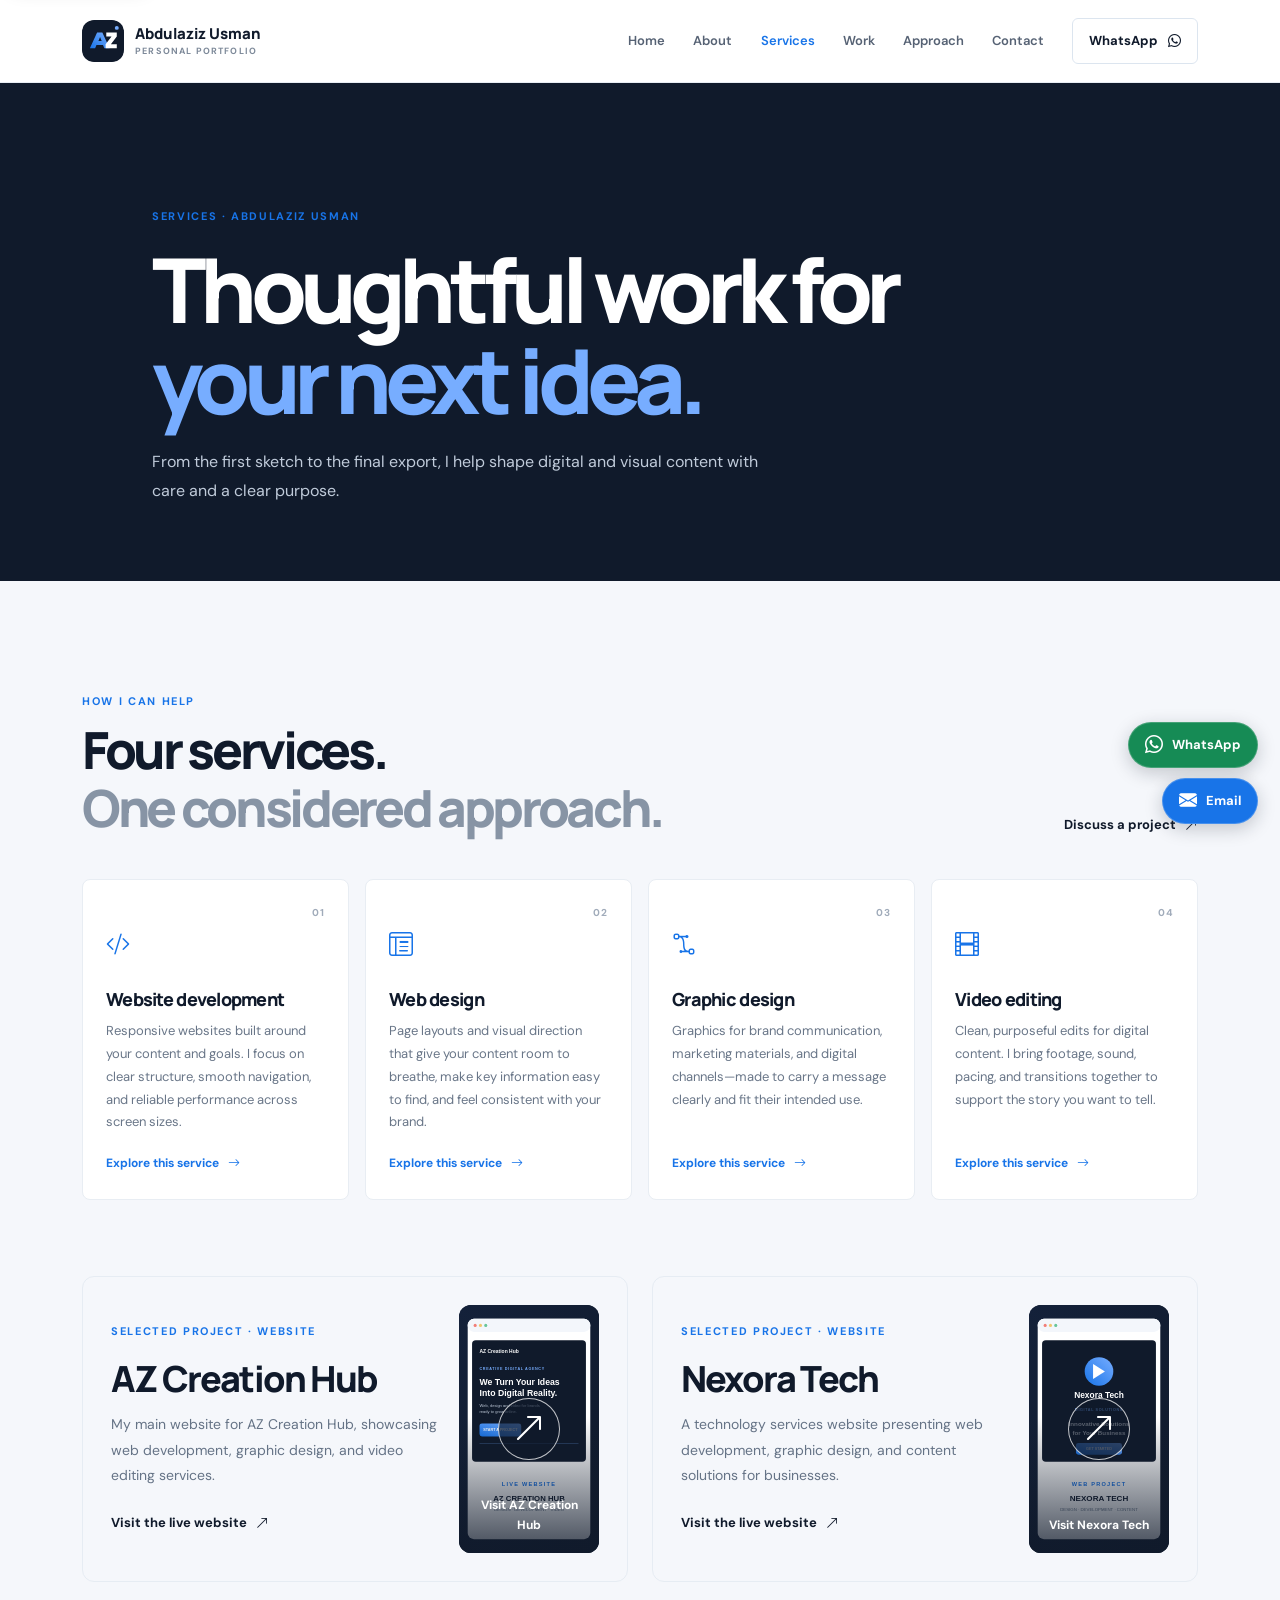
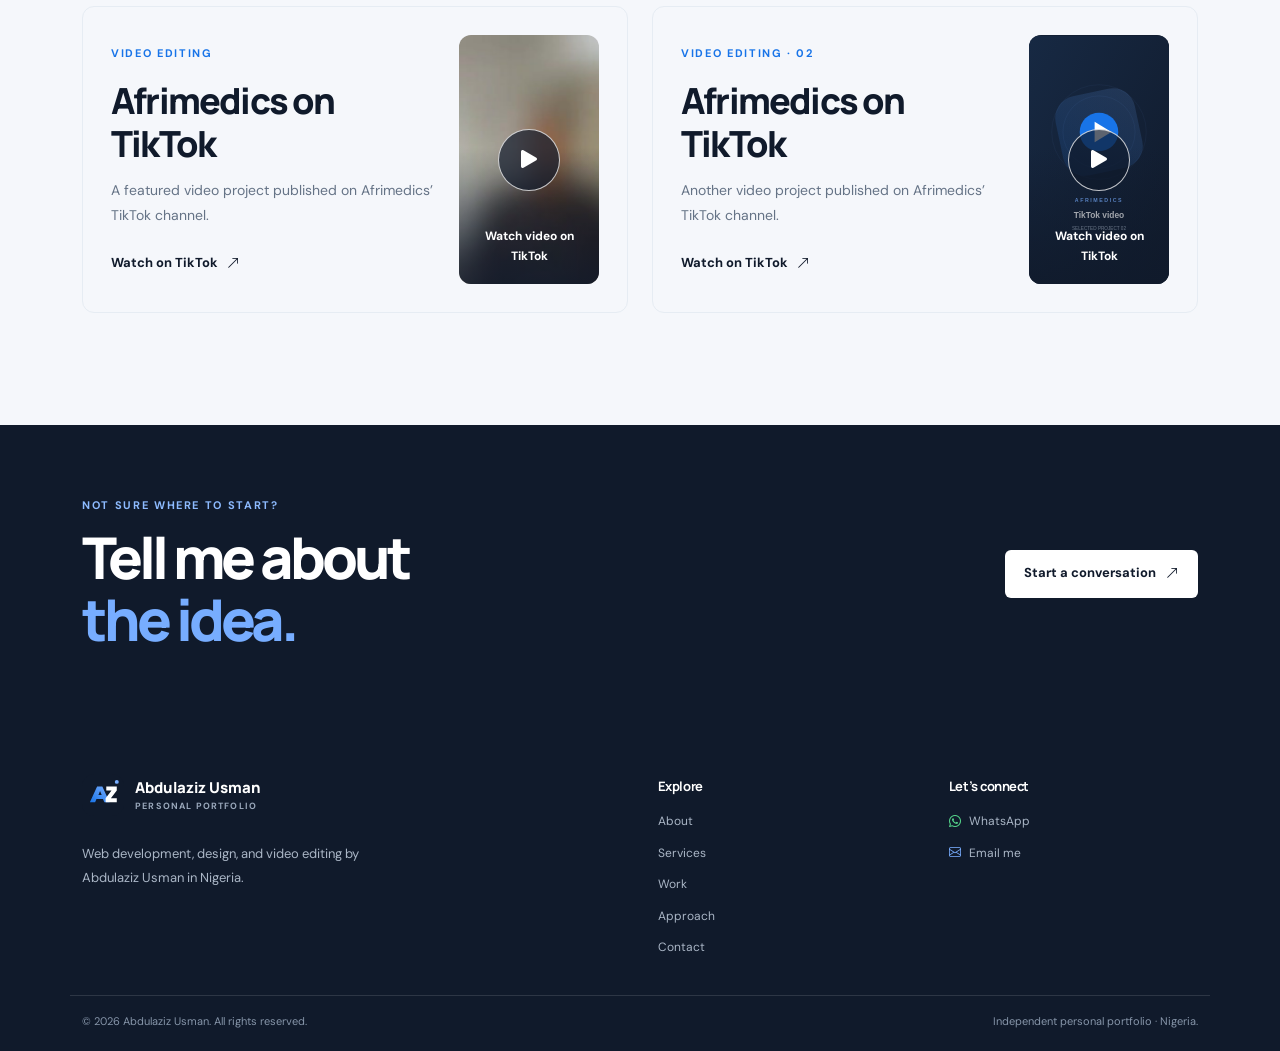
<file: services.html>
<!DOCTYPE html>
<html lang="en">
<head>
  <meta charset="utf-8"><meta name="viewport" content="width=device-width, initial-scale=1">
  <meta name="description" content="Explore Abdulaziz Usman's website development, web design, graphic design, and video editing services in Nigeria.">
  <meta name="theme-color" content="#101a2b"><meta property="og:type" content="website"><meta property="og:locale" content="en_NG"><meta property="og:site_name" content="Abdulaziz Usman">
  <meta property="og:title" content="Creative Services | Personal Portfolio"><meta property="og:description" content="Website development, web design, graphic design, and video editing by Abdulaziz Usman.">
  <title>Creative Services | Personal Portfolio</title>
  <link rel="icon" href="assets/img/favicon.svg" type="image/svg+xml"><link rel="preconnect" href="https://fonts.googleapis.com"><link rel="preconnect" href="https://fonts.gstatic.com" crossorigin>
  <link href="https://fonts.googleapis.com/css2?family=DM+Sans:wght@400;500;600;700&family=Manrope:wght@400;500;600;700;800&display=swap" rel="stylesheet">
  <link href="assets/vendor/bootstrap/css/bootstrap.min.css" rel="stylesheet"><link href="assets/vendor/bootstrap-icons/bootstrap-icons.css" rel="stylesheet"><link href="assets/vendor/aos/aos.css" rel="stylesheet"><link href="assets/css/main.css" rel="stylesheet">
</head>
<body class="az-site">
  <a class="skip-link" href="#main">Skip to content</a>
  <header id="header" class="header az-header sticky-top"><div class="container az-header-inner">
    <a class="brand-link" href="index.html" aria-label="Abdulaziz Usman home"><img class="brand-mark" src="assets/img/logo.svg" alt=""><span class="brand-copy"><strong>Abdulaziz Usman</strong><small>PERSONAL PORTFOLIO</small></span></a>
    <nav id="navmenu" class="navmenu" aria-label="Main navigation"><ul id="primary-navigation"><li><a href="index.html">Home</a></li><li><a href="about.html">About</a></li><li><a class="active" href="services.html" aria-current="page">Services</a></li><li><a href="portfolio.html">Work</a></li><li><a href="resume.html">Approach</a></li><li><a href="contact.html">Contact</a></li></ul><button class="mobile-nav-toggle d-xl-none" type="button" aria-label="Open navigation" aria-controls="primary-navigation" aria-expanded="false"><i class="bi bi-list" aria-hidden="true"></i></button></nav>
    <a class="header-cta" href="https://wa.me/2347077909619" target="_blank" rel="noopener noreferrer">WhatsApp <i class="bi bi-whatsapp" aria-hidden="true"></i></a>
  </div></header>
  <main id="main">
    <section class="page-hero"><div class="container page-hero-inner" data-aos="fade-up"><p class="eyebrow">Services · Abdulaziz Usman</p><h1>Thoughtful work for<br><span>your next idea.</span></h1><p>From the first sketch to the final export, I help shape digital and visual content with care and a clear purpose.</p></div></section>
    <section class="az-section"><div class="container">
      <div class="section-heading" data-aos="fade-up"><div><p class="eyebrow">How I can help</p><h2>Four services.<br><span>One considered approach.</span></h2></div><a class="text-link" href="contact.html">Discuss a project <i class="bi bi-arrow-up-right" aria-hidden="true"></i></a></div>
      <div class="service-grid service-grid-page">
        <article class="service-card" data-aos="fade-up"><span class="service-number">01</span><i class="bi bi-code-slash" aria-hidden="true"></i><h3>Website development</h3><p>Responsive websites built around your content and goals. I focus on clear structure, smooth navigation, and reliable performance across screen sizes.</p><a class="card-text-link" href="service-details.html#website-development">Explore this service <i class="bi bi-arrow-right" aria-hidden="true"></i></a></article>
        <article class="service-card" data-aos="fade-up" data-aos-delay="80"><span class="service-number">02</span><i class="bi bi-layout-text-window-reverse" aria-hidden="true"></i><h3>Web design</h3><p>Page layouts and visual direction that give your content room to breathe, make key information easy to find, and feel consistent with your brand.</p><a class="card-text-link" href="service-details.html#web-design">Explore this service <i class="bi bi-arrow-right" aria-hidden="true"></i></a></article>
        <article class="service-card" data-aos="fade-up" data-aos-delay="160"><span class="service-number">03</span><i class="bi bi-bezier2" aria-hidden="true"></i><h3>Graphic design</h3><p>Graphics for brand communication, marketing materials, and digital channels—made to carry a message clearly and fit their intended use.</p><a class="card-text-link" href="service-details.html#graphic-design">Explore this service <i class="bi bi-arrow-right" aria-hidden="true"></i></a></article>
        <article class="service-card" data-aos="fade-up" data-aos-delay="240"><span class="service-number">04</span><i class="bi bi-film" aria-hidden="true"></i><h3>Video editing</h3><p>Clean, purposeful edits for digital content. I bring footage, sound, pacing, and transitions together to support the story you want to tell.</p><a class="card-text-link" href="service-details.html#video-editing">Explore this service <i class="bi bi-arrow-right" aria-hidden="true"></i></a></article>
      </div>
      <div class="featured-project-grid">
        <section class="featured-project" aria-labelledby="featured-website-title" data-aos="fade-up">
          <div class="featured-project-copy">
            <p class="eyebrow">Selected project · Website</p>
            <h2 id="featured-website-title">AZ Creation Hub</h2>
            <p>My main website for AZ Creation Hub, showcasing web development, graphic design, and video editing services.</p>
            <a class="text-link" href="https://abdulazizusmanmuhammad.github.io/azcreatonhub/" target="_blank" rel="noopener noreferrer">Visit the live website <i class="bi bi-arrow-up-right" aria-hidden="true"></i></a>
          </div>
          <a class="featured-project-preview" href="https://abdulazizusmanmuhammad.github.io/azcreatonhub/" target="_blank" rel="noopener noreferrer" aria-label="Visit the AZ Creation Hub website">
            <img src="assets/img/projects/az-creation-hub.svg" alt="Preview graphic of the AZ Creation Hub agency website" loading="lazy">
            <span class="featured-project-play" aria-hidden="true"><i class="bi bi-arrow-up-right"></i></span>
            <span class="featured-project-watch">Visit AZ Creation Hub</span>
          </a>
        </section>
        <section class="featured-project" aria-labelledby="nexora-project-title" data-aos="fade-up">
          <div class="featured-project-copy">
            <p class="eyebrow">Selected project · Website</p>
            <h2 id="nexora-project-title">Nexora Tech</h2>
            <p>A technology services website presenting web development, graphic design, and content solutions for businesses.</p>
            <a class="text-link" href="https://abdulazizusmanmuhammad.github.io/nezora-tech/" target="_blank" rel="noopener noreferrer">Visit the live website <i class="bi bi-arrow-up-right" aria-hidden="true"></i></a>
          </div>
          <a class="featured-project-preview" href="https://abdulazizusmanmuhammad.github.io/nezora-tech/" target="_blank" rel="noopener noreferrer" aria-label="Visit the Nexora Tech website">
            <img src="assets/img/projects/nexora-tech.svg" alt="Preview graphic of the Nexora Tech business website" loading="lazy">
            <span class="featured-project-play" aria-hidden="true"><i class="bi bi-arrow-up-right"></i></span>
            <span class="featured-project-watch">Visit Nexora Tech</span>
          </a>
        </section>
        <section class="featured-project" aria-labelledby="featured-project-title" data-aos="fade-up">
          <div class="featured-project-copy">
            <p class="eyebrow">Video editing</p>
            <h2 id="featured-project-title">Afrimedics on TikTok</h2>
            <p>A featured video project published on Afrimedics’ TikTok channel.</p>
            <a class="text-link" href="https://www.tiktok.com/@official.afrimedi/video/7704053011600968978" target="_blank" rel="noopener noreferrer">Watch on TikTok <i class="bi bi-arrow-up-right" aria-hidden="true"></i></a>
          </div>
          <a class="featured-project-preview" href="https://www.tiktok.com/@official.afrimedi/video/7704053011600968978" target="_blank" rel="noopener noreferrer" aria-label="Watch Afrimedics' video on TikTok">
            <img src="assets/img/projects/afrimedi-tiktok.jpg" alt="Video thumbnail for the Afrimedics TikTok project" loading="lazy">
            <span class="featured-project-play" aria-hidden="true"><i class="bi bi-play-fill"></i></span>
            <span class="featured-project-watch">Watch video on TikTok</span>
          </a>
        </section>
        <section class="featured-project" aria-labelledby="featured-project-two-title" data-aos="fade-up">
          <div class="featured-project-copy">
            <p class="eyebrow">Video editing · 02</p>
            <h2 id="featured-project-two-title">Afrimedics on TikTok</h2>
            <p>Another video project published on Afrimedics’ TikTok channel.</p>
            <a class="text-link" href="https://www.tiktok.com/@official.afrimedi/video/7704782069398031636" target="_blank" rel="noopener noreferrer">Watch on TikTok <i class="bi bi-arrow-up-right" aria-hidden="true"></i></a>
          </div>
          <a class="featured-project-preview" href="https://www.tiktok.com/@official.afrimedi/video/7704782069398031636" target="_blank" rel="noopener noreferrer" aria-label="Watch Afrimedics' second video on TikTok">
            <img src="assets/img/projects/afrimedi-tiktok-2.svg" alt="Afrimedics TikTok video project poster" loading="lazy">
            <span class="featured-project-play" aria-hidden="true"><i class="bi bi-play-fill"></i></span>
            <span class="featured-project-watch">Watch video on TikTok</span>
          </a>
        </section>
      </div>
    </div></section>
    <section class="az-cta-band"><div class="container cta-band-inner" data-aos="fade-up"><div><p class="eyebrow">Not sure where to start?</p><h2>Tell me about<br><span>the idea.</span></h2></div><a class="btn-az btn-az-light" href="contact.html">Start a conversation <i class="bi bi-arrow-up-right" aria-hidden="true"></i></a></div></section>
  </main>
  <footer class="az-footer"><div class="container footer-main"><div class="footer-brand"><a class="brand-link" href="index.html" aria-label="Abdulaziz Usman home"><img class="brand-mark" src="assets/img/logo.svg" alt=""><span class="brand-copy"><strong>Abdulaziz Usman</strong><small>PERSONAL PORTFOLIO</small></span></a><p>Web development, design, and video editing by Abdulaziz Usman in Nigeria.</p></div><nav class="footer-nav" aria-label="Footer navigation"><h2>Explore</h2><a href="about.html">About</a><a href="services.html">Services</a><a href="portfolio.html">Work</a><a href="resume.html">Approach</a><a href="contact.html">Contact</a></nav><div class="footer-connect"><h2>Let’s connect</h2><a href="https://wa.me/2347077909619" target="_blank" rel="noopener noreferrer"><i class="bi bi-whatsapp" aria-hidden="true"></i> WhatsApp</a><a href="mailto:abdulazizusmanaum01@gmail.com"><i class="bi bi-envelope" aria-hidden="true"></i> Email me</a></div></div><div class="container footer-bottom"><span>© <span class="current-year">2026</span> Abdulaziz Usman. All rights reserved.</span><span>Independent personal portfolio · Nigeria.</span></div></footer>
  <div class="floating-contact" aria-label="Quick contact">
    <a class="floating-contact-link floating-whatsapp" href="https://wa.me/2347077909619" target="_blank" rel="noopener noreferrer" aria-label="Contact Abdulaziz on WhatsApp"><i class="bi bi-whatsapp" aria-hidden="true"></i><span>WhatsApp</span></a>
    <a class="floating-contact-link floating-email" href="mailto:abdulazizusmanaum01@gmail.com" aria-label="Email Abdulaziz"><i class="bi bi-envelope-fill" aria-hidden="true"></i><span>Email</span></a>
  </div>
  <a href="#" id="scroll-top" class="scroll-top d-flex align-items-center justify-content-center" aria-label="Back to top"><i class="bi bi-arrow-up-short" aria-hidden="true"></i></a>
  <script src="assets/vendor/bootstrap/js/bootstrap.bundle.min.js"></script><script src="assets/vendor/aos/aos.js"></script><script src="assets/js/main.js"></script>
</body>
</html>
</file>
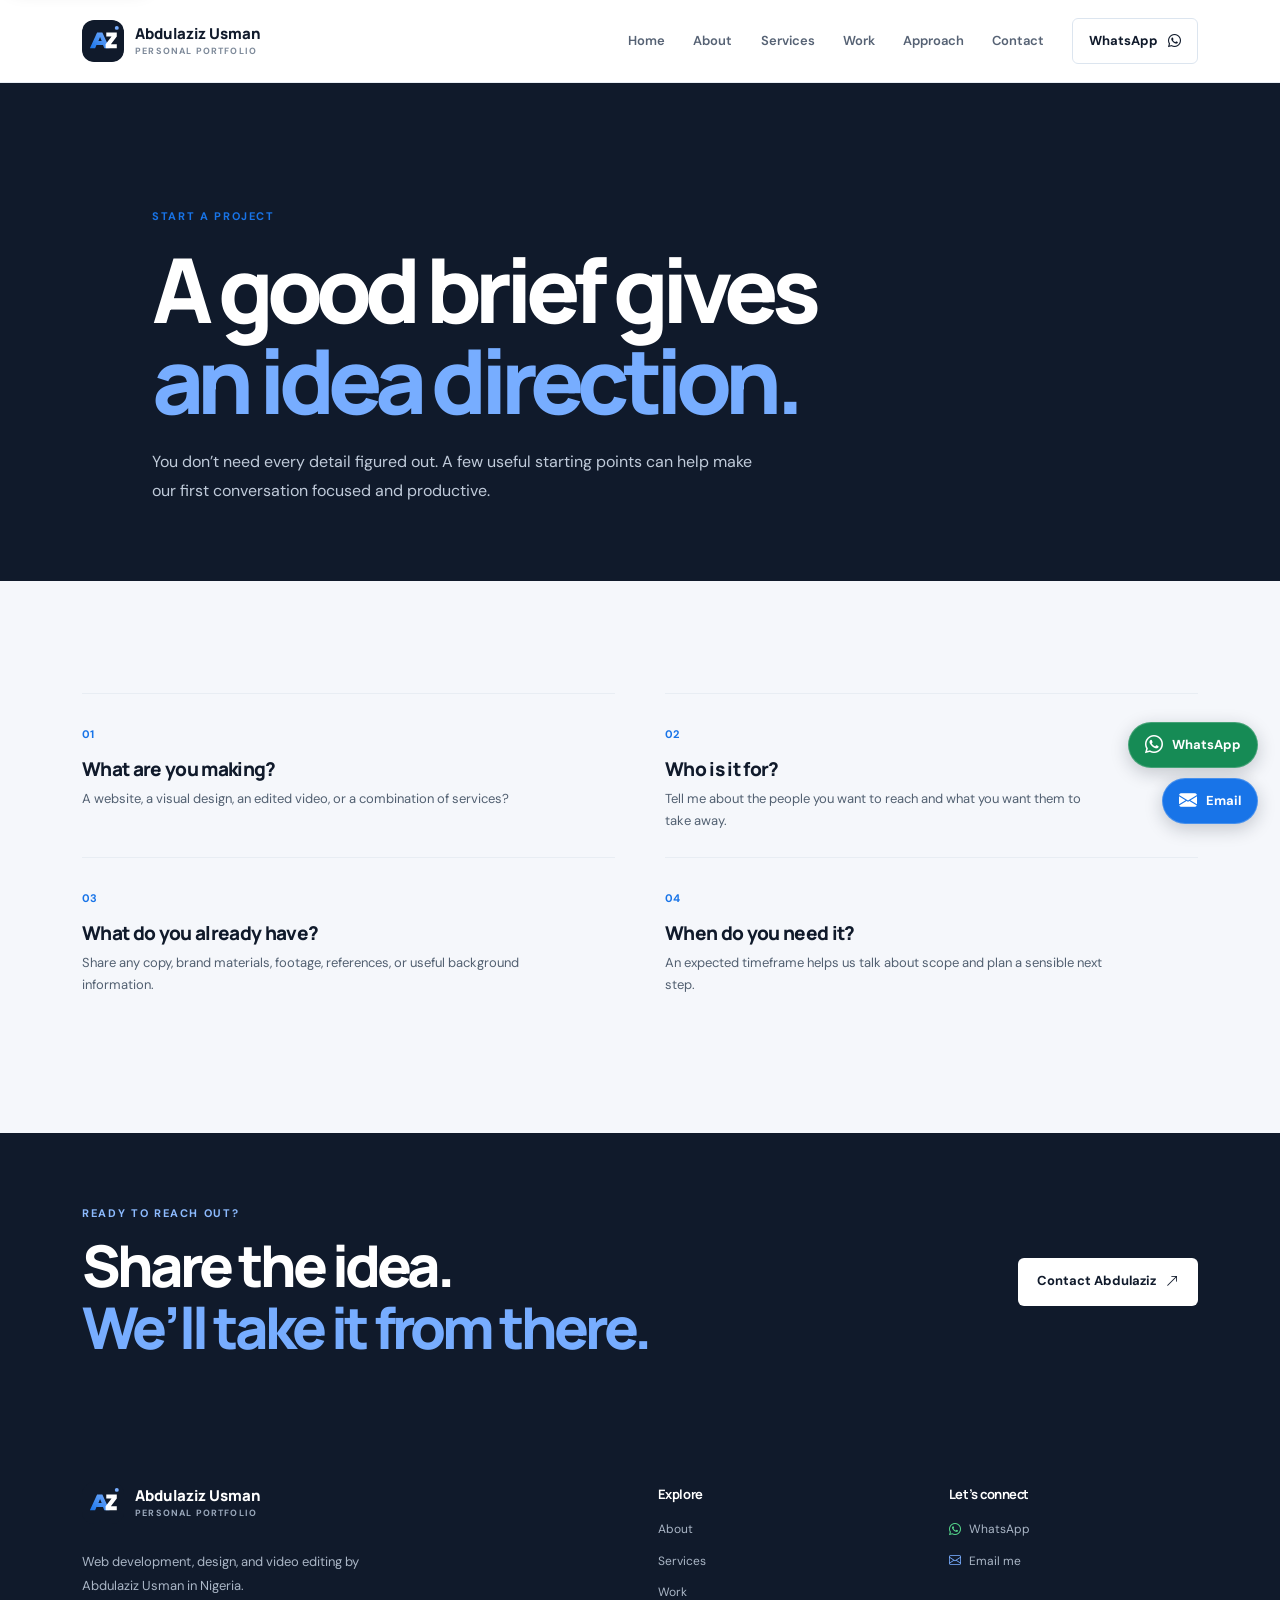
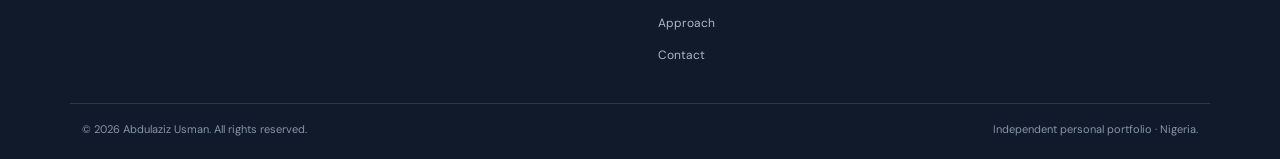
<file: starter-page.html>
<!DOCTYPE html>
<html lang="en">
<head>
  <meta charset="utf-8"><meta name="viewport" content="width=device-width, initial-scale=1">
  <meta name="description" content="A few helpful starting points for a web, design, or video project with Abdulaziz Usman.">
  <meta name="theme-color" content="#101a2b"><meta property="og:type" content="website"><meta property="og:locale" content="en_NG"><meta property="og:site_name" content="Abdulaziz Usman">
  <meta property="og:title" content="Start a Project | Personal Portfolio"><meta property="og:description" content="A few helpful details to bring to a first project conversation.">
  <title>Start a Project | Personal Portfolio</title>
  <link rel="icon" href="assets/img/favicon.svg" type="image/svg+xml"><link rel="preconnect" href="https://fonts.googleapis.com"><link rel="preconnect" href="https://fonts.gstatic.com" crossorigin>
  <link href="https://fonts.googleapis.com/css2?family=DM+Sans:wght@400;500;600;700&family=Manrope:wght@400;500;600;700;800&display=swap" rel="stylesheet">
  <link href="assets/vendor/bootstrap/css/bootstrap.min.css" rel="stylesheet"><link href="assets/vendor/bootstrap-icons/bootstrap-icons.css" rel="stylesheet"><link href="assets/vendor/aos/aos.css" rel="stylesheet"><link href="assets/css/main.css" rel="stylesheet">
</head>
<body class="az-site">
  <a class="skip-link" href="#main">Skip to content</a>
  <header id="header" class="header az-header sticky-top"><div class="container az-header-inner">
    <a class="brand-link" href="index.html" aria-label="Abdulaziz Usman home"><img class="brand-mark" src="assets/img/logo.svg" alt=""><span class="brand-copy"><strong>Abdulaziz Usman</strong><small>PERSONAL PORTFOLIO</small></span></a>
    <nav id="navmenu" class="navmenu" aria-label="Main navigation"><ul id="primary-navigation"><li><a href="index.html">Home</a></li><li><a href="about.html">About</a></li><li><a href="services.html">Services</a></li><li><a href="portfolio.html">Work</a></li><li><a href="resume.html">Approach</a></li><li><a href="contact.html">Contact</a></li></ul><button class="mobile-nav-toggle d-xl-none" type="button" aria-label="Open navigation" aria-controls="primary-navigation" aria-expanded="false"><i class="bi bi-list" aria-hidden="true"></i></button></nav>
    <a class="header-cta" href="https://wa.me/2347077909619" target="_blank" rel="noopener noreferrer">WhatsApp <i class="bi bi-whatsapp" aria-hidden="true"></i></a>
  </div></header>
  <main id="main">
    <section class="page-hero"><div class="container page-hero-inner" data-aos="fade-up"><p class="eyebrow">Start a project</p><h1>A good brief gives<br><span>an idea direction.</span></h1><p>You don’t need every detail figured out. A few useful starting points can help make our first conversation focused and productive.</p></div></section>
    <section class="az-section"><div class="container kickoff-grid">
      <article data-aos="fade-up"><span>01</span><h2>What are you making?</h2><p>A website, a visual design, an edited video, or a combination of services?</p></article>
      <article data-aos="fade-up" data-aos-delay="80"><span>02</span><h2>Who is it for?</h2><p>Tell me about the people you want to reach and what you want them to take away.</p></article>
      <article data-aos="fade-up" data-aos-delay="160"><span>03</span><h2>What do you already have?</h2><p>Share any copy, brand materials, footage, references, or useful background information.</p></article>
      <article data-aos="fade-up" data-aos-delay="240"><span>04</span><h2>When do you need it?</h2><p>An expected timeframe helps us talk about scope and plan a sensible next step.</p></article>
    </div></section>
    <section class="az-cta-band"><div class="container cta-band-inner" data-aos="fade-up"><div><p class="eyebrow">Ready to reach out?</p><h2>Share the idea.<br><span>We’ll take it from there.</span></h2></div><a class="btn-az btn-az-light" href="contact.html">Contact Abdulaziz <i class="bi bi-arrow-up-right" aria-hidden="true"></i></a></div></section>
  </main>
  <footer class="az-footer"><div class="container footer-main"><div class="footer-brand"><a class="brand-link" href="index.html" aria-label="Abdulaziz Usman home"><img class="brand-mark" src="assets/img/logo.svg" alt=""><span class="brand-copy"><strong>Abdulaziz Usman</strong><small>PERSONAL PORTFOLIO</small></span></a><p>Web development, design, and video editing by Abdulaziz Usman in Nigeria.</p></div><nav class="footer-nav" aria-label="Footer navigation"><h2>Explore</h2><a href="about.html">About</a><a href="services.html">Services</a><a href="portfolio.html">Work</a><a href="resume.html">Approach</a><a href="contact.html">Contact</a></nav><div class="footer-connect"><h2>Let’s connect</h2><a href="https://wa.me/2347077909619" target="_blank" rel="noopener noreferrer"><i class="bi bi-whatsapp" aria-hidden="true"></i> WhatsApp</a><a href="mailto:abdulazizusmanaum01@gmail.com"><i class="bi bi-envelope" aria-hidden="true"></i> Email me</a></div></div><div class="container footer-bottom"><span>© <span class="current-year">2026</span> Abdulaziz Usman. All rights reserved.</span><span>Independent personal portfolio · Nigeria.</span></div></footer>
  <div class="floating-contact" aria-label="Quick contact">
    <a class="floating-contact-link floating-whatsapp" href="https://wa.me/2347077909619" target="_blank" rel="noopener noreferrer" aria-label="Contact Abdulaziz on WhatsApp"><i class="bi bi-whatsapp" aria-hidden="true"></i><span>WhatsApp</span></a>
    <a class="floating-contact-link floating-email" href="mailto:abdulazizusmanaum01@gmail.com" aria-label="Email Abdulaziz"><i class="bi bi-envelope-fill" aria-hidden="true"></i><span>Email</span></a>
  </div>
  <a href="#" id="scroll-top" class="scroll-top d-flex align-items-center justify-content-center" aria-label="Back to top"><i class="bi bi-arrow-up-short" aria-hidden="true"></i></a>
  <script src="assets/vendor/bootstrap/js/bootstrap.bundle.min.js"></script><script src="assets/vendor/aos/aos.js"></script><script src="assets/js/main.js"></script>
</body>
</html>
</file>
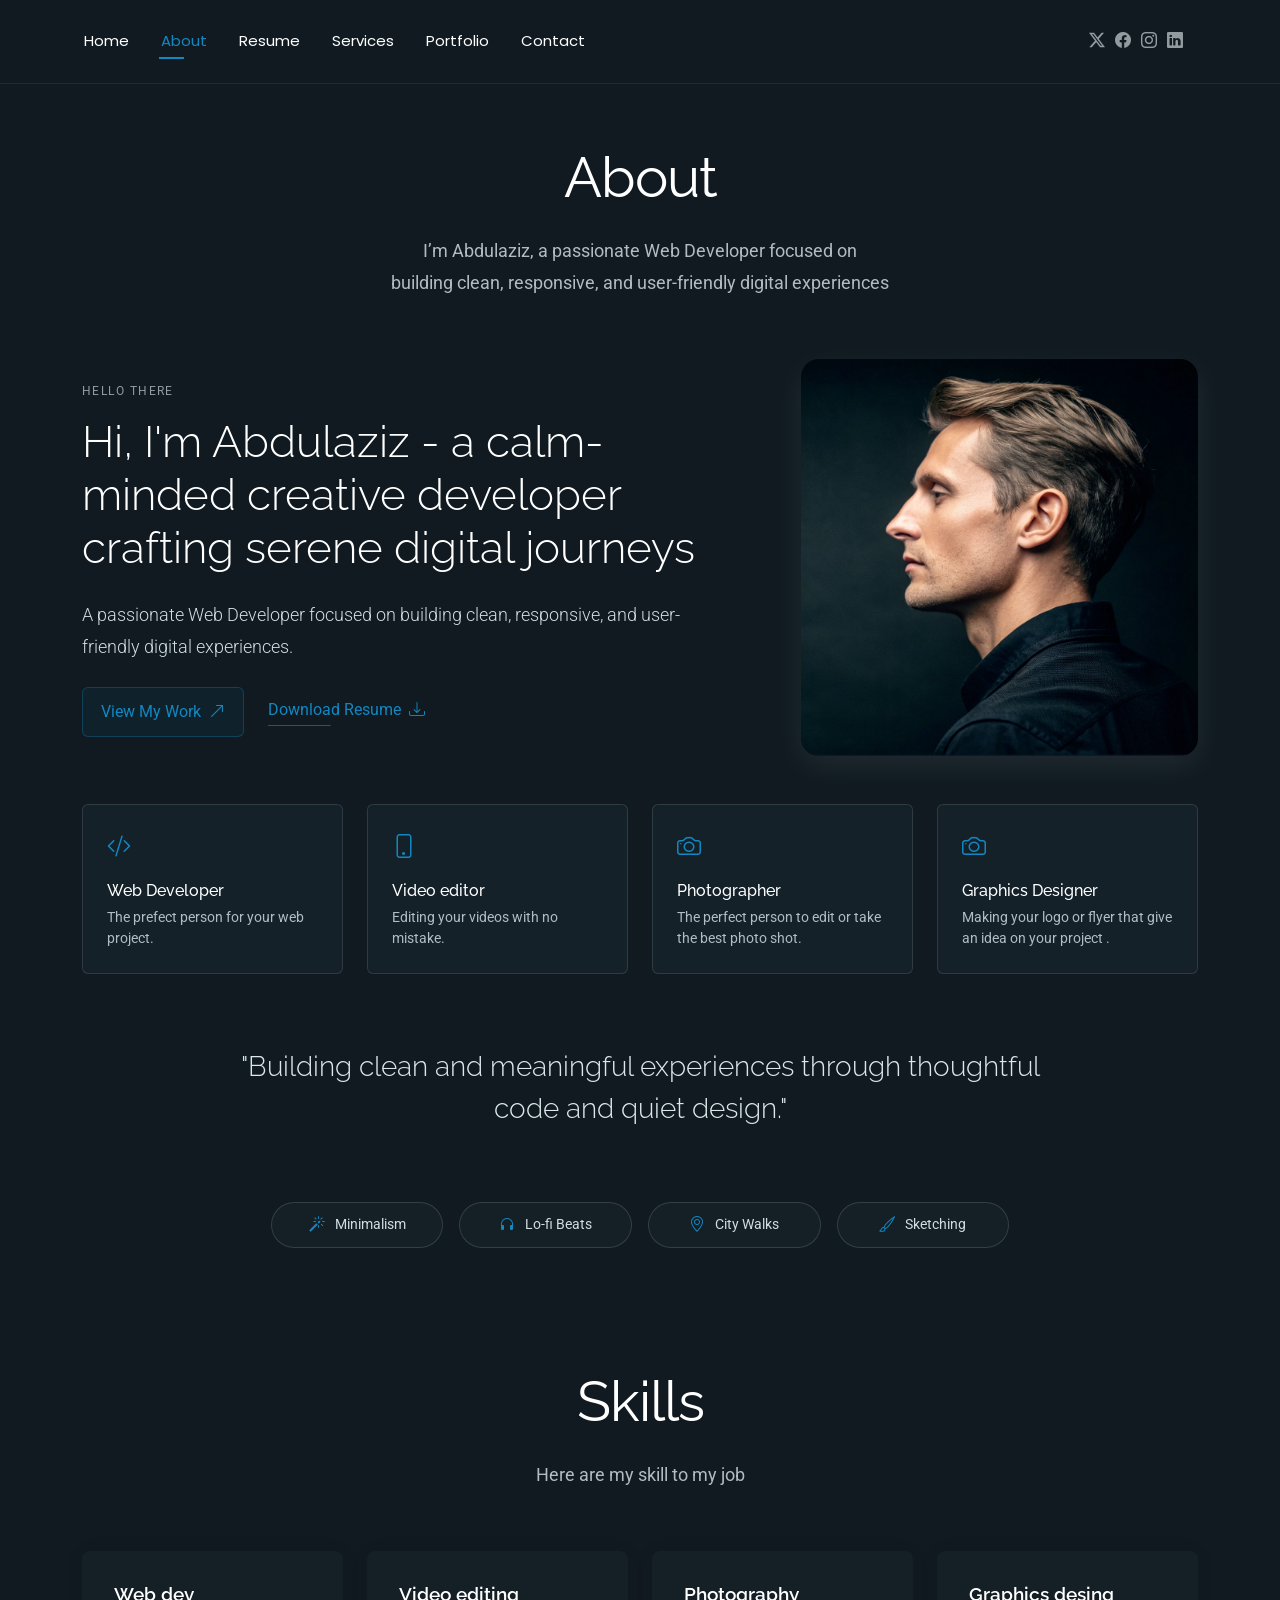
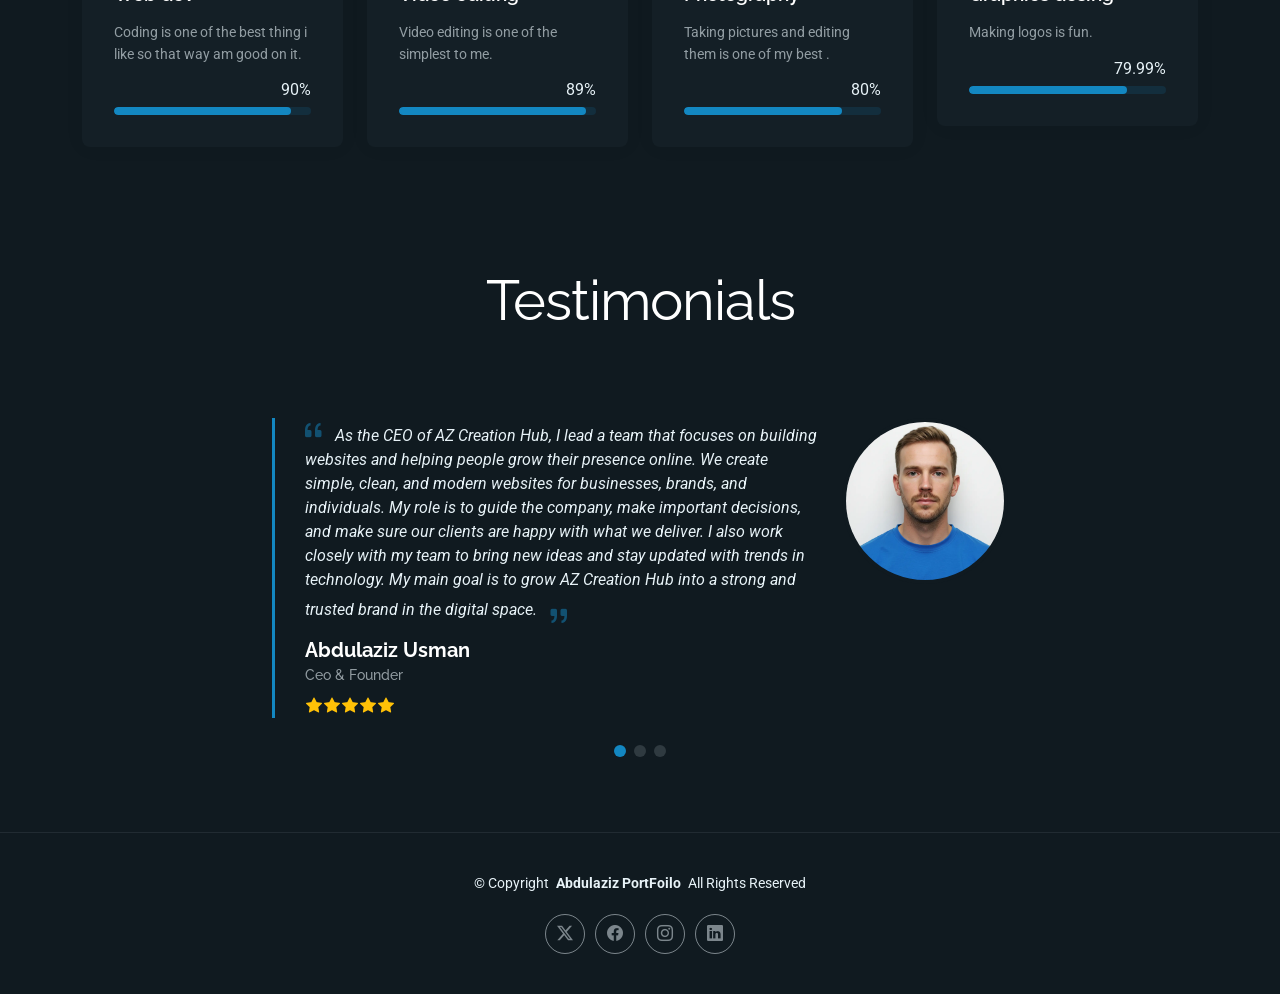
<file: FolioOne/about.html>
<!DOCTYPE html>
<html lang="en">

<head>
  <meta charset="utf-8">
  <meta content="width=device-width, initial-scale=1.0" name="viewport">
  <title>Abdulaziz portfolio-About</title>
  <meta name="description" content="">
  <meta name="keywords" content="">

  <!-- Favicons -->
  <link href="assets/img/favicon.png" rel="icon">
  <link href="assets/img/apple-touch-icon.png" rel="apple-touch-icon">

  <!-- Fonts -->
  <link href="https://fonts.googleapis.com" rel="preconnect">
  <link href="https://fonts.gstatic.com" rel="preconnect" crossorigin>
  <link href="https://fonts.googleapis.com/css2?family=Roboto:ital,wght@0,100;0,300;0,400;0,500;0,700;0,900;1,100;1,300;1,400;1,500;1,700;1,900&family=Poppins:ital,wght@0,100;0,200;0,300;0,400;0,500;0,600;0,700;0,800;0,900;1,100;1,200;1,300;1,400;1,500;1,600;1,700;1,800;1,900&family=Raleway:ital,wght@0,100;0,200;0,300;0,400;0,500;0,600;0,700;0,800;0,900;1,100;1,200;1,300;1,400;1,500;1,600;1,700;1,800;1,900&display=swap" rel="stylesheet">

  <!-- Vendor CSS Files -->
  <link href="assets/vendor/bootstrap/css/bootstrap.min.css" rel="stylesheet">
  <link href="assets/vendor/bootstrap-icons/bootstrap-icons.css" rel="stylesheet">
  <link href="assets/vendor/aos/aos.css" rel="stylesheet">
  <link href="assets/vendor/swiper/swiper-bundle.min.css" rel="stylesheet">
  <link href="assets/vendor/glightbox/css/glightbox.min.css" rel="stylesheet">

  <!-- Main CSS File -->
  <link href="assets/css/main.css" rel="stylesheet">

  <!-- =======================================================
  * Template Name: FolioOne
  * Template URL: https://bootstrapmade.com/folioone-bootstrap-portfolio-website-template/
  * Updated: Aug 23 2025 with Bootstrap v5.3.7
  * Author: BootstrapMade.com
  * License: https://bootstrapmade.com/license/
  ======================================================== -->
</head>

<body class="about-page">

  <header id="header" class="header d-flex align-items-center light-background sticky-top">
    <div class="container position-relative d-flex align-items-center justify-content-between">

      <!-- <a href="index.html" class="logo d-flex align-items-center me-auto me-xl-0">
      <img src="assets/img/logo.webp" alt="">
      <h1 class="sitename">FolioOne</h1> 
    </a> -->

      <nav id="navmenu" class="navmenu">
        <ul>
          <li><a href="index.html">Home</a></li>
          <li><a href="about.html" class="active">About</a></li>
          <li><a href="resume.html">Resume</a></li>
          <li><a href="services.html">Services</a></li>
          <li><a href="portfolio.html">Portfolio</a></li>
         
          <li><a href="contact.html">Contact</a></li>
        </ul>
        <i class="mobile-nav-toggle d-xl-none bi bi-list"></i>
      </nav>

      <div class="header-social-links">
        <a href="#" class="twitter"><i class="bi bi-twitter-x"></i></a>
        <a href="#" class="facebook"><i class="bi bi-facebook"></i></a>
        <a href="#" class="instagram"><i class="bi bi-instagram"></i></a>
        <a href="#" class="linkedin"><i class="bi bi-linkedin"></i></a>
      </div>

    </div>
  </header>

  <main class="main">

    <!-- About Section -->
    <section id="about" class="about section">

      <!-- Section Title -->
      <div class="container section-title" data-aos="fade-up">
        <h2>About</h2>
        <p>I’m Abdulaziz, a passionate Web Developer focused on building clean, responsive, and user-friendly digital experiences</p>
      </div><!-- End Section Title -->

      <div class="container" data-aos="fade-up" data-aos-delay="100">

        <!-- Intro + Photo -->
        <div class="row align-items-center justify-content-between gy-5 mb-5">
          <div class="col-lg-7" data-aos="fade-right" data-aos-delay="150">
            <div class="intro-content">
              <span class="eyebrow">Hello there</span>
              <h2 class="headline">Hi, I'm Abdulaziz - a calm-minded creative developer crafting serene digital journeys</h2>
              <p class="lead">
                A passionate Web Developer focused on building clean, responsive, and user-friendly digital experiences.
              </p>
              <p>
              </p>

              <div class="cta-group">
                <a href="#portfolio" class="btn-ghost">
                  View My Work <i class="bi bi-arrow-up-right"></i>
                </a>
                <a href="#" class="link-underline">
                  Download Resume <i class="bi bi-download"></i>
                </a>
              </div>
            </div>
          </div>

          <div class="col-lg-5" data-aos="zoom-in" data-aos-delay="250">
            <figure class="profile-figure text-center text-lg-end">
              <img src="assets/img/profile/profile-square-11.webp" alt="Portrait of Alex" class="img-fluid profile-photo">
            </figure>
          </div>
        </div>
        <!-- End Intro + Photo -->

        <!-- Skills Grid -->
        <div class="mb-5">
          <div class="row g-4">
            
            <div class="col-6 col-md-4 col-lg-3" data-aos="fade-up" data-aos-delay="180">
              <div class="skill-item">
                <i class="bi bi-code-slash"></i>
                <h3>Web Developer</h3>
                <p>The prefect person for your web project.</p>
              </div>
            </div>
            <div class="col-6 col-md-4 col-lg-3" data-aos="fade-up" data-aos-delay="240">
              <div class="skill-item">
                <i class="bi bi-phone"></i>
                <h3>Video editor</h3>
                <p>Editing your videos with no mistake.</p>
              </div>
            </div>
            <div class="col-6 col-md-4 col-lg-3" data-aos="fade-up" data-aos-delay="300">
              <div class="skill-item">
                <i class="bi bi-camera"></i>
                <h3>Photographer</h3>
                <p>The perfect person to edit or take the best photo shot.</p>
              </div>
            </div>
            <div class="col-6 col-md-4 col-lg-3" data-aos="fade-up" data-aos-delay="300">
              <div class="skill-item">
                <i class="bi bi-camera"></i>
                <h3>Graphics Designer</h3>
                <p>Making your logo or flyer that give an idea on your project .</p>
              </div>
            </div>
          </div>
        </div>
        <!-- End Skills Grid -->

       
        <!-- Quote -->
        <blockquote class="personal-quote text-center mb-5" data-aos="fade-down" data-aos-delay="200">
          <p>"Building clean and meaningful experiences through thoughtful code and quiet design."</p>
        </blockquote>
        <!-- End Quote -->

        <!-- Fun Facts -->
        <div class="row g-3 justify-content-center">
          <div class="col-6 col-md-3 col-lg-2" data-aos="zoom-in" data-aos-delay="120">
            <div class="fact-pill">
              <i class="bi bi-magic"></i>
              <span>Minimalism</span>
            </div>
          </div>
          <div class="col-6 col-md-3 col-lg-2" data-aos="zoom-in" data-aos-delay="160">
            <div class="fact-pill">
              <i class="bi bi-headphones"></i>
              <span>Lo-fi Beats</span>
            </div>
          </div>
          <div class="col-6 col-md-3 col-lg-2" data-aos="zoom-in" data-aos-delay="200">
            <div class="fact-pill">
              <i class="bi bi-geo-alt"></i>
              <span>City Walks</span>
            </div>
          </div>
          <div class="col-6 col-md-3 col-lg-2" data-aos="zoom-in" data-aos-delay="240">
            <div class="fact-pill">
              <i class="bi bi-brush"></i>
              <span>Sketching</span>
            </div>
          </div>
        </div>
        <!-- End Fun Facts -->

      </div>

    </section><!-- /About Section -->

    <!-- Skills Section -->
    <section id="skills" class="skills section">

      <!-- Section Title -->
      <div class="container section-title" data-aos="fade-up">
        <h2>Skills</h2>
        <p>Here are my skill to my job</p>
      </div><!-- End Section Title -->

      <div class="container" data-aos="fade-up" data-aos-delay="100">

        <div class="row g-4 skills-animation">

          <div class="col-md-6 col-lg-3" data-aos="fade-up" data-aos-delay="100">
            <div class="skill-box">
              <h3>Web dev</h3>
              <p>Coding is one of the best thing i like so that way am good on it.</p>
              <span class="text-end d-block">90%</span>
              <div class="progress">
                <div class="progress-bar" role="progressbar" aria-valuenow="90" aria-valuemin="0" aria-valuemax="100"></div>
              </div>
            </div>
          </div>

          <div class="col-md-6 col-lg-3" data-aos="fade-up" data-aos-delay="200">
            <div class="skill-box">
              <h3>Video editing</h3>
              <p>Video editing is one of the simplest to me.</p>
              <span class="text-end d-block">89%</span>
              <div class="progress">
                <div class="progress-bar" role="progressbar" aria-valuenow="95" aria-valuemin="0" aria-valuemax="100"></div>
              </div>
            </div>
          </div>

          <div class="col-md-6 col-lg-3" data-aos="fade-up" data-aos-delay="300">
            <div class="skill-box">
              <h3>Photography</h3>
              <p>Taking pictures and editing them is one of my best .</p>
              <span class="text-end d-block">80%</span>
              <div class="progress">
                <div class="progress-bar" role="progressbar" aria-valuenow="80" aria-valuemin="0" aria-valuemax="100"></div>
              </div>
            </div>
          </div>

          <div class="col-md-6 col-lg-3" data-aos="fade-up" data-aos-delay="400">
            <div class="skill-box">
              <h3>Graphics desing</h3>
              <p>Making logos is fun.</p>
              <span class="text-end d-block">79.99%</span>
              <div class="progress">
                <div class="progress-bar" role="progressbar" aria-valuenow="80" aria-valuemin="0" aria-valuemax="100">
                </div>
              </div>
            </div>
          </div>

        </div>

      </div>

    </section><!-- /Skills Section -->

    

    <!-- Testimonials Section -->
    <section id="testimonials" class="testimonials section">

      <!-- Section Title -->
      <div class="container section-title" data-aos="fade-up">
        <h2>Testimonials</h2>
      </div><!-- End Section Title -->

      <div class="container" data-aos="fade-up" data-aos-delay="100">

        <div class="swiper init-swiper">
          <script type="application/json" class="swiper-config">
            {
              "loop": true,
              "speed": 600,
              "autoplay": {
                "delay": 5000
              },
              "slidesPerView": "auto",
              "pagination": {
                "el": ".swiper-pagination",
                "type": "bullets",
                "clickable": true
              }
            }
          </script>
          <div class="swiper-wrapper">

            <div class="swiper-slide">
              <div class="testimonial-item">
                <div class="row gy-4 justify-content-center">
                  <div class="col-lg-6">
                    <div class="testimonial-content">
                      <p>
                        <i class="bi bi-quote quote-icon-left"></i>
                        <span>As the CEO of AZ Creation Hub, I lead a team that focuses on building websites and helping people grow their presence online. We create simple, clean, and modern websites for businesses, brands, and individuals. My role is to guide the company, make important decisions, and make sure our clients are happy with what we deliver. I also work closely with my team to bring new ideas and stay updated with trends in technology. My main goal is to grow AZ Creation Hub into a strong and trusted brand in the digital space.</span>
                        <i class="bi bi-quote quote-icon-right"></i>
                      </p>
                      <h3>Abdulaziz Usman</h3>
                      <h4>Ceo &amp; Founder</h4>
                      <div class="stars">
                        <i class="bi bi-star-fill"></i><i class="bi bi-star-fill"></i><i class="bi bi-star-fill"></i><i class="bi bi-star-fill"></i><i class="bi bi-star-fill"></i>
                      </div>
                    </div>
                  </div>
                  <div class="col-lg-2 text-center">
                    <img src="assets/img/person/person-m-9.webp" class="img-fluid testimonial-img" alt="">
                  </div>
                </div>
              </div>
            </div><!-- End testimonial item -->

            <div class="swiper-slide">
              <div class="testimonial-item">
                <div class="row gy-4 justify-content-center">
                  <div class="col-lg-6">
                    <div class="testimonial-content">
                      <p>
                        <i class="bi bi-quote quote-icon-left"></i>
                        <span>As the Co-founder of AZ Creation Hub, Abba Magaji plays a key role in building and growing the company. He works closely with the CEO to develop ideas, manage projects, and ensure we deliver quality websites and digital services. He is involved in decision-making, teamwork, and bringing creative solutions to clients. His goal is to help expand AZ Creation Hub and make it a trusted name in the tech space.</span>
                        <i class="bi bi-quote quote-icon-right"></i>
                      </p>
                      <h3>Abba Magagi</h3>
                      <h4>Co founder</h4>
                      <div class="stars">
                        <i class="bi bi-star-fill"></i><i class="bi bi-star-fill"></i><i class="bi bi-star-fill"></i><i class="bi bi-star-fill"></i><i class="bi bi-star-fill"></i>
                      </div>
                    </div>
                  </div>
                  <div class="col-lg-2 text-center">
                    <img src="assets/img/person/person-f-5.webp" class="img-fluid testimonial-img" alt="">
                  </div>
                </div>
              </div>
            </div><!-- End testimonial item -->

            <div class="swiper-slide">
              <div class="testimonial-item">
                <div class="row gy-4 justify-content-center">
                  <div class="col-lg-6">
                    <div class="testimonial-content">
                      <p>
                        <i class="bi bi-quote quote-icon-left"></i>
                        <span>As the Graphics Designer at AZ Creation Hub, Alamin Usman is responsible for creating eye-catching and creative designs. He works on logos, banners, and website visuals that help brands stand out. He collaborates with the team to turn ideas into visuals that match clients’ needs. His goal is to make every design unique, modern, and appealing.</span>
                        <i class="bi bi-quote quote-icon-right"></i>
                      </p>
                      <h3>Alamin Usman</h3>
                      <h4>Graphics design</h4>
                      <div class="stars">
                        <i class="bi bi-star-fill"></i><i class="bi bi-star-fill"></i><i class="bi bi-star-fill"></i><i class="bi bi-star-fill"></i><i class="bi bi-star-fill"></i>
                      </div>
                    </div>
                  </div>
                  <div class="col-lg-2 text-center">
                    <img src="assets/img/person/person-f-12.webp" class="img-fluid testimonial-img" alt="">
                  </div>
                </div>
              </div>
            </div><!-- End testimonial item -->


          </div>
          <div class="swiper-pagination"></div>
        </div>

      </div>

    </section><!-- /Testimonials Section -->

  </main>

  <footer id="footer" class="footer">

    <div class="container">
      <div class="copyright text-center ">
        <p>© <span>Copyright</span> <strong class="px-1 sitename">Abdulaziz PortFoilo</strong> <span>All Rights Reserved<br></span></p>
      </div>
      <div class="social-links d-flex justify-content-center">
        <a href="https://x.com/mr_az33"><i class="bi bi-twitter-x"></i></a>
        <a href=""><i class="bi bi-facebook"></i></a>
        <a href=""><i class="bi bi-instagram"></i></a>
        <a href=""><i class="bi bi-linkedin"></i></a>
      </div>
     
    </div>

  </footer>

  <!-- Scroll Top -->
  <a href="#" id="scroll-top" class="scroll-top d-flex align-items-center justify-content-center"><i class="bi bi-arrow-up-short"></i></a>

  <!-- Preloader -->
  <div id="preloader"></div>

  <!-- Vendor JS Files -->
  <script src="assets/vendor/bootstrap/js/bootstrap.bundle.min.js"></script>
  <script src="assets/vendor/php-email-form/validate.js"></script>
  <script src="assets/vendor/aos/aos.js"></script>
  <script src="assets/vendor/typed.js/typed.umd.js"></script>
  <script src="assets/vendor/waypoints/noframework.waypoints.js"></script>
  <script src="assets/vendor/purecounter/purecounter_vanilla.js"></script>
  <script src="assets/vendor/swiper/swiper-bundle.min.js"></script>
  <script src="assets/vendor/imagesloaded/imagesloaded.pkgd.min.js"></script>
  <script src="assets/vendor/isotope-layout/isotope.pkgd.min.js"></script>
  <script src="assets/vendor/glightbox/js/glightbox.min.js"></script>

  <!-- Main JS File -->
  <script src="assets/js/main.js"></script>

</body>

</html>
</file>
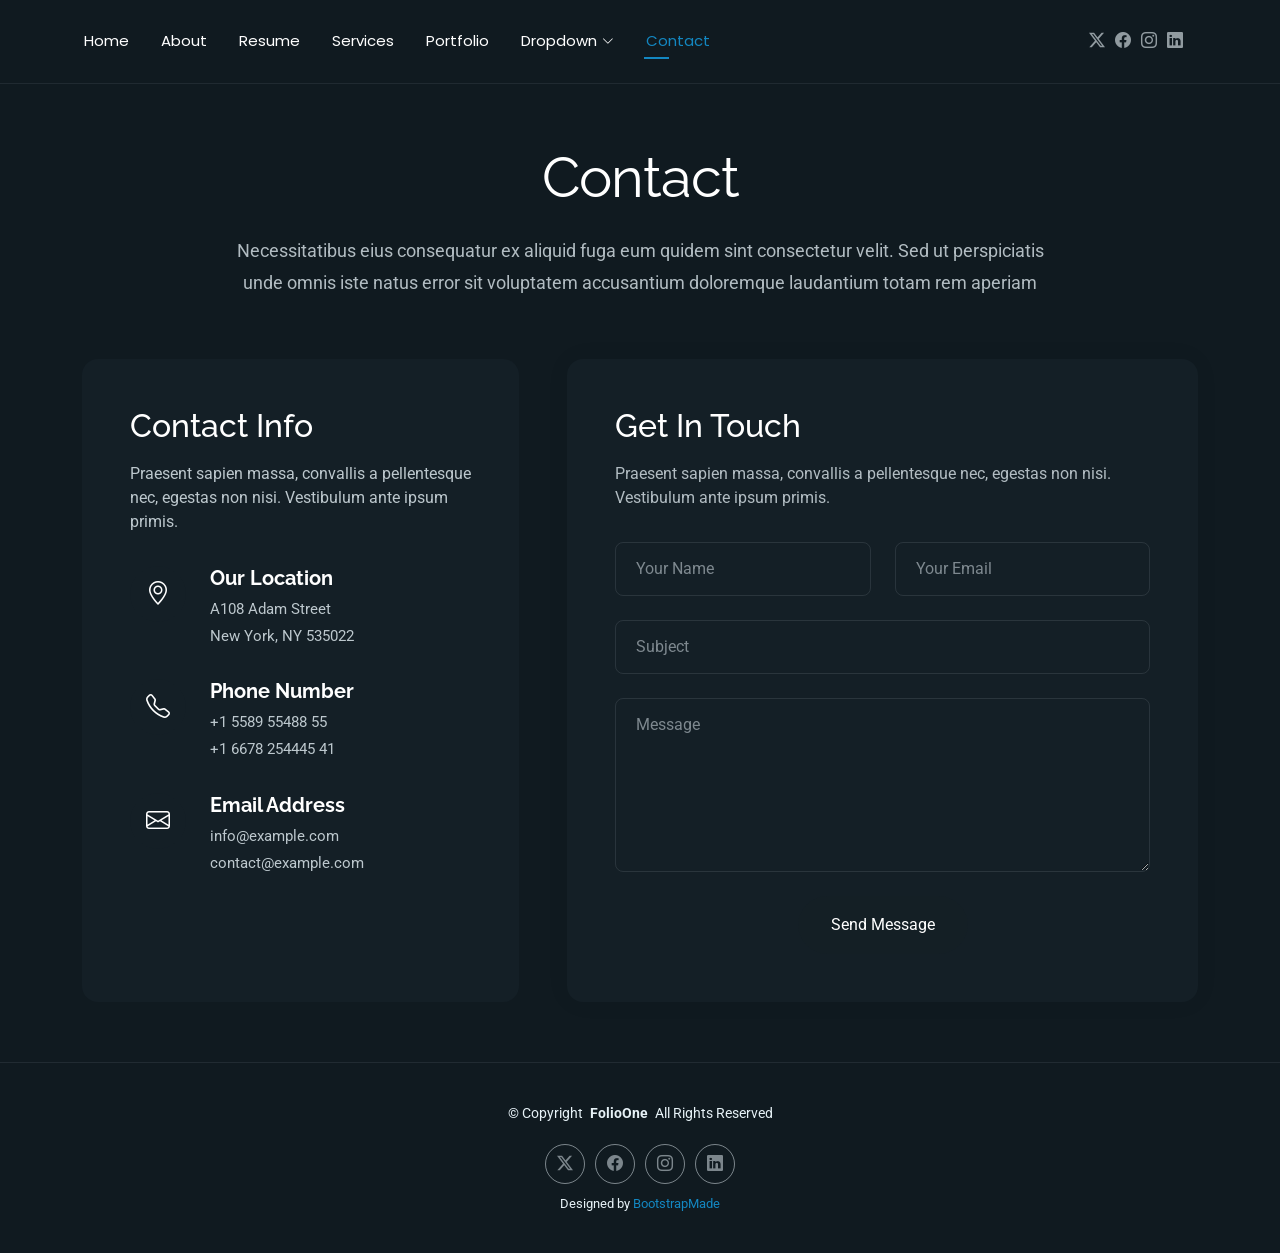
<file: FolioOne/contact.html>
<!DOCTYPE html>
<html lang="en">

<head>
  <meta charset="utf-8">
  <meta content="width=device-width, initial-scale=1.0" name="viewport">
  <title>Contact - FolioOne Bootstrap Template</title>
  <meta name="description" content="">
  <meta name="keywords" content="">

  <!-- Favicons -->
  <link href="assets/img/favicon.png" rel="icon">
  <link href="assets/img/apple-touch-icon.png" rel="apple-touch-icon">

  <!-- Fonts -->
  <link href="https://fonts.googleapis.com" rel="preconnect">
  <link href="https://fonts.gstatic.com" rel="preconnect" crossorigin>
  <link href="https://fonts.googleapis.com/css2?family=Roboto:ital,wght@0,100;0,300;0,400;0,500;0,700;0,900;1,100;1,300;1,400;1,500;1,700;1,900&family=Poppins:ital,wght@0,100;0,200;0,300;0,400;0,500;0,600;0,700;0,800;0,900;1,100;1,200;1,300;1,400;1,500;1,600;1,700;1,800;1,900&family=Raleway:ital,wght@0,100;0,200;0,300;0,400;0,500;0,600;0,700;0,800;0,900;1,100;1,200;1,300;1,400;1,500;1,600;1,700;1,800;1,900&display=swap" rel="stylesheet">

  <!-- Vendor CSS Files -->
  <link href="assets/vendor/bootstrap/css/bootstrap.min.css" rel="stylesheet">
  <link href="assets/vendor/bootstrap-icons/bootstrap-icons.css" rel="stylesheet">
  <link href="assets/vendor/aos/aos.css" rel="stylesheet">
  <link href="assets/vendor/swiper/swiper-bundle.min.css" rel="stylesheet">
  <link href="assets/vendor/glightbox/css/glightbox.min.css" rel="stylesheet">

  <!-- Main CSS File -->
  <link href="assets/css/main.css" rel="stylesheet">

  <!-- =======================================================
  * Template Name: FolioOne
  * Template URL: https://bootstrapmade.com/folioone-bootstrap-portfolio-website-template/
  * Updated: Aug 23 2025 with Bootstrap v5.3.7
  * Author: BootstrapMade.com
  * License: https://bootstrapmade.com/license/
  ======================================================== -->
</head>

<body class="contact-page">

  <header id="header" class="header d-flex align-items-center light-background sticky-top">
    <div class="container position-relative d-flex align-items-center justify-content-between">

      <!-- <a href="index.html" class="logo d-flex align-items-center me-auto me-xl-0">
      <img src="assets/img/logo.webp" alt="">
      <h1 class="sitename">FolioOne</h1> 
    </a> -->

      <nav id="navmenu" class="navmenu">
        <ul>
          <li><a href="index.html">Home</a></li>
          <li><a href="about.html">About</a></li>
          <li><a href="resume.html">Resume</a></li>
          <li><a href="services.html">Services</a></li>
          <li><a href="portfolio.html">Portfolio</a></li>
          <li class="dropdown"><a href="#"><span>Dropdown</span> <i class="bi bi-chevron-down toggle-dropdown"></i></a>
            <ul>
              <li><a href="#">Dropdown 1</a></li>
              <li class="dropdown"><a href="#"><span>Deep Dropdown</span> <i class="bi bi-chevron-down toggle-dropdown"></i></a>
                <ul>
                  <li><a href="#">Deep Dropdown 1</a></li>
                  <li><a href="#">Deep Dropdown 2</a></li>
                  <li><a href="#">Deep Dropdown 3</a></li>
                  <li><a href="#">Deep Dropdown 4</a></li>
                  <li><a href="#">Deep Dropdown 5</a></li>
                </ul>
              </li>
              <li><a href="#">Dropdown 2</a></li>
              <li><a href="#">Dropdown 3</a></li>
              <li><a href="#">Dropdown 4</a></li>
            </ul>
          </li>
          <li><a href="contact.html" class="active">Contact</a></li>
        </ul>
        <i class="mobile-nav-toggle d-xl-none bi bi-list"></i>
      </nav>

      <div class="header-social-links">
        <a href="#" class="twitter"><i class="bi bi-twitter-x"></i></a>
        <a href="#" class="facebook"><i class="bi bi-facebook"></i></a>
        <a href="#" class="instagram"><i class="bi bi-instagram"></i></a>
        <a href="#" class="linkedin"><i class="bi bi-linkedin"></i></a>
      </div>

    </div>
  </header>

  <main class="main">

    <!-- Contact Section -->
    <section id="contact" class="contact section">

      <!-- Section Title -->
      <div class="container section-title" data-aos="fade-up">
        <h2>Contact</h2>
        <p>Necessitatibus eius consequatur ex aliquid fuga eum quidem sint consectetur velit. Sed ut perspiciatis unde omnis iste natus error sit voluptatem accusantium doloremque laudantium totam rem aperiam</p>
      </div><!-- End Section Title -->

      <div class="container" data-aos="fade-up" data-aos-delay="100">

        <div class="row g-4 g-lg-5">
          <div class="col-lg-5">
            <div class="info-box" data-aos="fade-up" data-aos-delay="200">
              <h3>Contact Info</h3>
              <p>Praesent sapien massa, convallis a pellentesque nec, egestas non nisi. Vestibulum ante ipsum primis.</p>

              <div class="info-item" data-aos="fade-up" data-aos-delay="300">
                <div class="icon-box">
                  <i class="bi bi-geo-alt"></i>
                </div>
                <div class="content">
                  <h4>Our Location</h4>
                  <p>A108 Adam Street</p>
                  <p>New York, NY 535022</p>
                </div>
              </div>

              <div class="info-item" data-aos="fade-up" data-aos-delay="400">
                <div class="icon-box">
                  <i class="bi bi-telephone"></i>
                </div>
                <div class="content">
                  <h4>Phone Number</h4>
                  <p>+1 5589 55488 55</p>
                  <p>+1 6678 254445 41</p>
                </div>
              </div>

              <div class="info-item" data-aos="fade-up" data-aos-delay="500">
                <div class="icon-box">
                  <i class="bi bi-envelope"></i>
                </div>
                <div class="content">
                  <h4>Email Address</h4>
                  <p>info@example.com</p>
                  <p>contact@example.com</p>
                </div>
              </div>
            </div>
          </div>

          <div class="col-lg-7">
            <div class="contact-form" data-aos="fade-up" data-aos-delay="300">
              <h3>Get In Touch</h3>
              <p>Praesent sapien massa, convallis a pellentesque nec, egestas non nisi. Vestibulum ante ipsum primis.</p>

              <form action="forms/contact.php" method="post" class="php-email-form" data-aos="fade-up" data-aos-delay="200">
                <div class="row gy-4">

                  <div class="col-md-6">
                    <input type="text" name="name" class="form-control" placeholder="Your Name" required="">
                  </div>

                  <div class="col-md-6 ">
                    <input type="email" class="form-control" name="email" placeholder="Your Email" required="">
                  </div>

                  <div class="col-12">
                    <input type="text" class="form-control" name="subject" placeholder="Subject" required="">
                  </div>

                  <div class="col-12">
                    <textarea class="form-control" name="message" rows="6" placeholder="Message" required=""></textarea>
                  </div>

                  <div class="col-12 text-center">
                    <div class="loading">Loading</div>
                    <div class="error-message"></div>
                    <div class="sent-message">Your message has been sent. Thank you!</div>

                    <button type="submit" class="btn">Send Message</button>
                  </div>

                </div>
              </form>

            </div>
          </div>

        </div>

      </div>

    </section><!-- /Contact Section -->

  </main>

  <footer id="footer" class="footer">

    <div class="container">
      <div class="copyright text-center ">
        <p>© <span>Copyright</span> <strong class="px-1 sitename">FolioOne</strong> <span>All Rights Reserved<br></span></p>
      </div>
      <div class="social-links d-flex justify-content-center">
        <a href=""><i class="bi bi-twitter-x"></i></a>
        <a href=""><i class="bi bi-facebook"></i></a>
        <a href=""><i class="bi bi-instagram"></i></a>
        <a href=""><i class="bi bi-linkedin"></i></a>
      </div>
      <div class="credits">
        <!-- All the links in the footer should remain intact. -->
        <!-- You can delete the links only if you've purchased the pro version. -->
        <!-- Licensing information: https://bootstrapmade.com/license/ -->
        <!-- Purchase the pro version with working PHP/AJAX contact form: [buy-url] -->
        Designed by <a href="https://bootstrapmade.com/">BootstrapMade</a>
      </div>
    </div>

  </footer>

  <!-- Scroll Top -->
  <a href="#" id="scroll-top" class="scroll-top d-flex align-items-center justify-content-center"><i class="bi bi-arrow-up-short"></i></a>

  <!-- Preloader -->
  <div id="preloader"></div>

  <!-- Vendor JS Files -->
  <script src="assets/vendor/bootstrap/js/bootstrap.bundle.min.js"></script>
  <script src="assets/vendor/php-email-form/validate.js"></script>
  <script src="assets/vendor/aos/aos.js"></script>
  <script src="assets/vendor/typed.js/typed.umd.js"></script>
  <script src="assets/vendor/waypoints/noframework.waypoints.js"></script>
  <script src="assets/vendor/purecounter/purecounter_vanilla.js"></script>
  <script src="assets/vendor/swiper/swiper-bundle.min.js"></script>
  <script src="assets/vendor/imagesloaded/imagesloaded.pkgd.min.js"></script>
  <script src="assets/vendor/isotope-layout/isotope.pkgd.min.js"></script>
  <script src="assets/vendor/glightbox/js/glightbox.min.js"></script>

  <!-- Main JS File -->
  <script src="assets/js/main.js"></script>

</body>

</html>
</file>
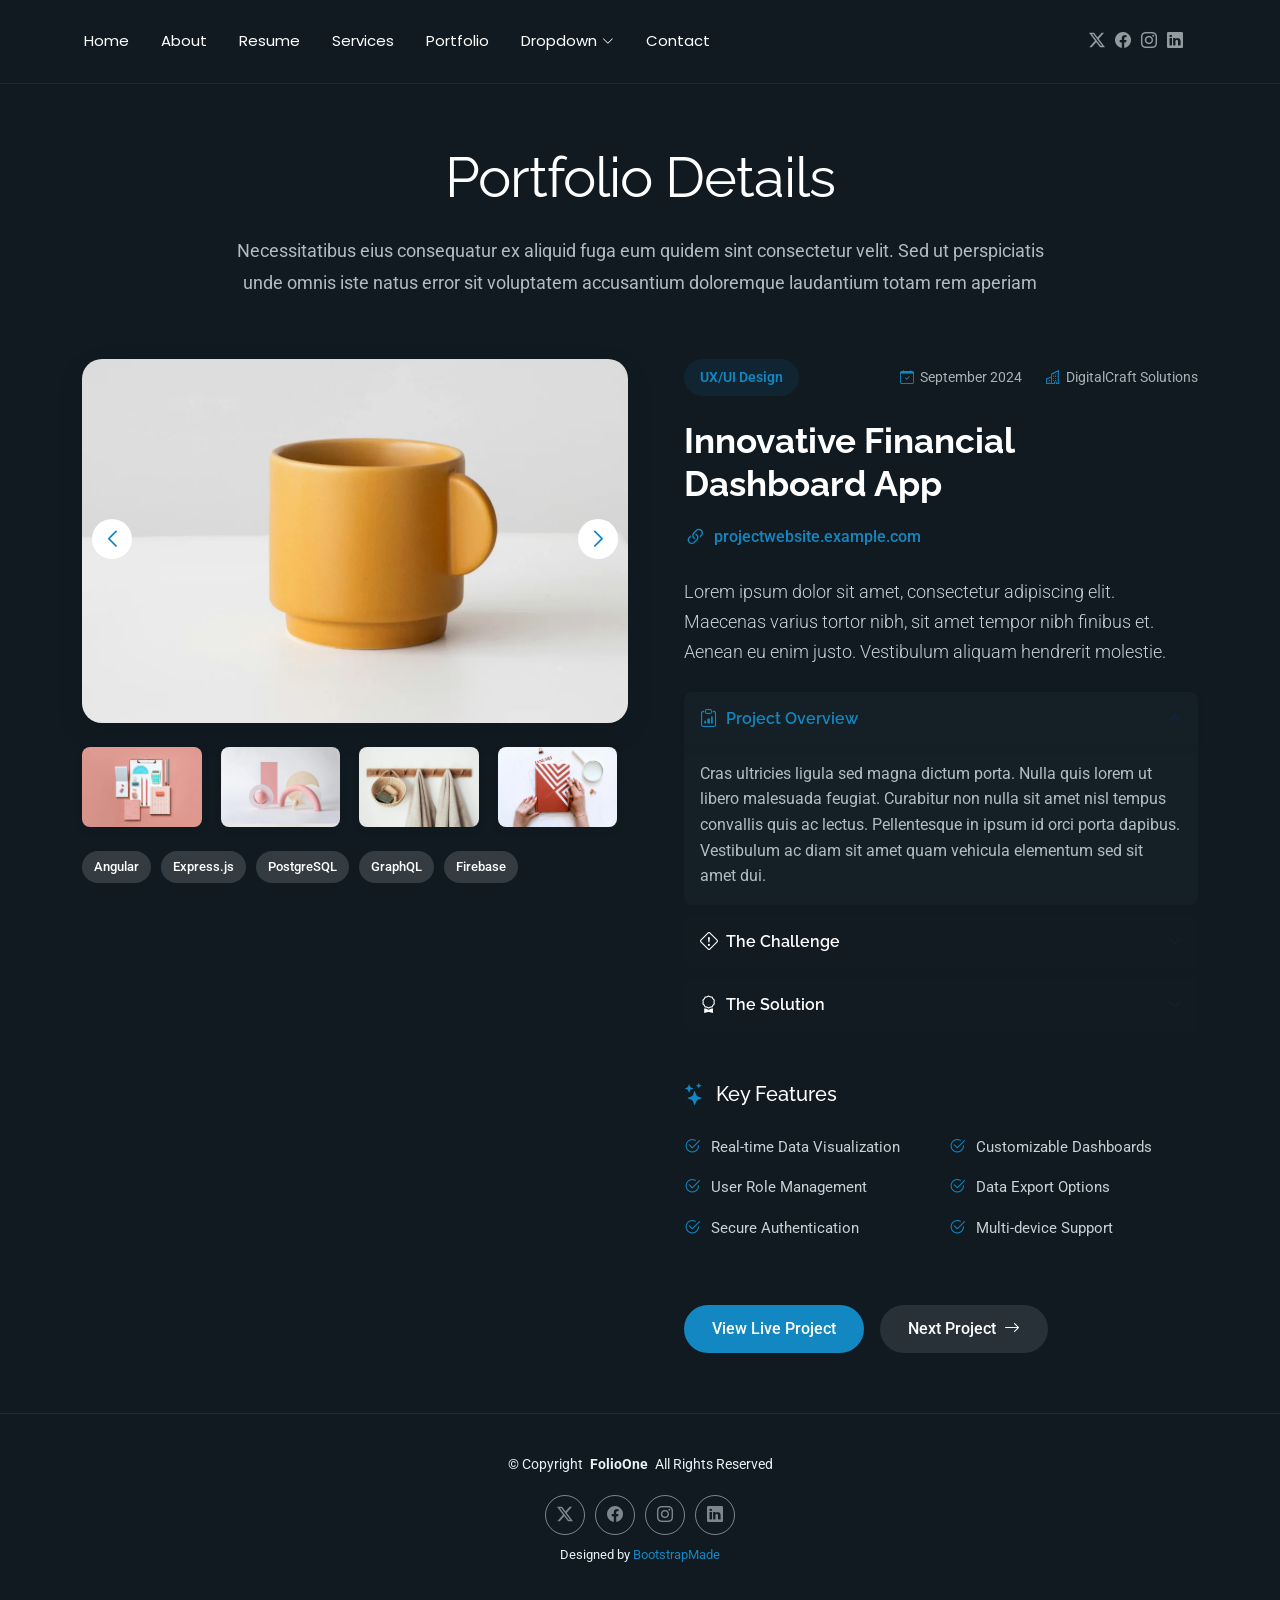
<file: FolioOne/portfolio-details.html>
<!DOCTYPE html>
<html lang="en">

<head>
  <meta charset="utf-8">
  <meta content="width=device-width, initial-scale=1.0" name="viewport">
  <title>Portfolio Details - FolioOne Bootstrap Template</title>
  <meta name="description" content="">
  <meta name="keywords" content="">

  <!-- Favicons -->
  <link href="assets/img/favicon.png" rel="icon">
  <link href="assets/img/apple-touch-icon.png" rel="apple-touch-icon">

  <!-- Fonts -->
  <link href="https://fonts.googleapis.com" rel="preconnect">
  <link href="https://fonts.gstatic.com" rel="preconnect" crossorigin>
  <link href="https://fonts.googleapis.com/css2?family=Roboto:ital,wght@0,100;0,300;0,400;0,500;0,700;0,900;1,100;1,300;1,400;1,500;1,700;1,900&family=Poppins:ital,wght@0,100;0,200;0,300;0,400;0,500;0,600;0,700;0,800;0,900;1,100;1,200;1,300;1,400;1,500;1,600;1,700;1,800;1,900&family=Raleway:ital,wght@0,100;0,200;0,300;0,400;0,500;0,600;0,700;0,800;0,900;1,100;1,200;1,300;1,400;1,500;1,600;1,700;1,800;1,900&display=swap" rel="stylesheet">

  <!-- Vendor CSS Files -->
  <link href="assets/vendor/bootstrap/css/bootstrap.min.css" rel="stylesheet">
  <link href="assets/vendor/bootstrap-icons/bootstrap-icons.css" rel="stylesheet">
  <link href="assets/vendor/aos/aos.css" rel="stylesheet">
  <link href="assets/vendor/swiper/swiper-bundle.min.css" rel="stylesheet">
  <link href="assets/vendor/glightbox/css/glightbox.min.css" rel="stylesheet">

  <!-- Main CSS File -->
  <link href="assets/css/main.css" rel="stylesheet">

  <!-- =======================================================
  * Template Name: FolioOne
  * Template URL: https://bootstrapmade.com/folioone-bootstrap-portfolio-website-template/
  * Updated: Aug 23 2025 with Bootstrap v5.3.7
  * Author: BootstrapMade.com
  * License: https://bootstrapmade.com/license/
  ======================================================== -->
</head>

<body class="portfolio-details-page">

  <header id="header" class="header d-flex align-items-center light-background sticky-top">
    <div class="container position-relative d-flex align-items-center justify-content-between">

      <!-- <a href="index.html" class="logo d-flex align-items-center me-auto me-xl-0">
      <img src="assets/img/logo.webp" alt="">
      <h1 class="sitename">FolioOne</h1> 
    </a> -->

      <nav id="navmenu" class="navmenu">
        <ul>
          <li><a href="index.html">Home</a></li>
          <li><a href="about.html">About</a></li>
          <li><a href="resume.html">Resume</a></li>
          <li><a href="services.html">Services</a></li>
          <li><a href="portfolio.html">Portfolio</a></li>
          <li class="dropdown"><a href="#"><span>Dropdown</span> <i class="bi bi-chevron-down toggle-dropdown"></i></a>
            <ul>
              <li><a href="#">Dropdown 1</a></li>
              <li class="dropdown"><a href="#"><span>Deep Dropdown</span> <i class="bi bi-chevron-down toggle-dropdown"></i></a>
                <ul>
                  <li><a href="#">Deep Dropdown 1</a></li>
                  <li><a href="#">Deep Dropdown 2</a></li>
                  <li><a href="#">Deep Dropdown 3</a></li>
                  <li><a href="#">Deep Dropdown 4</a></li>
                  <li><a href="#">Deep Dropdown 5</a></li>
                </ul>
              </li>
              <li><a href="#">Dropdown 2</a></li>
              <li><a href="#">Dropdown 3</a></li>
              <li><a href="#">Dropdown 4</a></li>
            </ul>
          </li>
          <li><a href="contact.html">Contact</a></li>
        </ul>
        <i class="mobile-nav-toggle d-xl-none bi bi-list"></i>
      </nav>

      <div class="header-social-links">
        <a href="#" class="twitter"><i class="bi bi-twitter-x"></i></a>
        <a href="#" class="facebook"><i class="bi bi-facebook"></i></a>
        <a href="#" class="instagram"><i class="bi bi-instagram"></i></a>
        <a href="#" class="linkedin"><i class="bi bi-linkedin"></i></a>
      </div>

    </div>
  </header>

  <main class="main">

    <!-- Portfolio Details Section -->
    <section id="portfolio-details" class="portfolio-details section">

      <!-- Section Title -->
      <div class="container section-title" data-aos="fade-up">
        <h2>Portfolio Details</h2>
        <p>Necessitatibus eius consequatur ex aliquid fuga eum quidem sint consectetur velit. Sed ut perspiciatis unde omnis iste natus error sit voluptatem accusantium doloremque laudantium totam rem aperiam</p>
      </div><!-- End Section Title -->

      <div class="container" data-aos="fade-up" data-aos-delay="100">

        <div class="row gy-4">
          <div class="col-lg-6" data-aos="fade-right">
            <div class="portfolio-details-media">
              <div class="main-image">
                <div class="portfolio-details-slider swiper init-swiper" data-aos="zoom-in">
                  <script type="application/json" class="swiper-config">
                    {
                      "loop": true,
                      "speed": 1000,
                      "autoplay": {
                        "delay": 6000
                      },
                      "effect": "creative",
                      "creativeEffect": {
                        "prev": {
                          "shadow": true,
                          "translate": [0, 0, -400]
                        },
                        "next": {
                          "translate": ["100%", 0, 0]
                        }
                      },
                      "slidesPerView": 1,
                      "navigation": {
                        "nextEl": ".swiper-button-next",
                        "prevEl": ".swiper-button-prev"
                      }
                    }
                  </script>
                  <div class="swiper-wrapper">
                    <div class="swiper-slide">
                      <img src="assets/img/portfolio/portfolio-5.webp" alt="Portfolio Image" class="img-fluid">
                    </div>
                    <div class="swiper-slide">
                      <img src="assets/img/portfolio/portfolio-7.webp" alt="Portfolio Image" class="img-fluid">
                    </div>
                    <div class="swiper-slide">
                      <img src="assets/img/portfolio/portfolio-8.webp" alt="Portfolio Image" class="img-fluid">
                    </div>
                  </div>
                  <div class="swiper-button-prev"></div>
                  <div class="swiper-button-next"></div>
                </div>
              </div>

              <div class="thumbnail-grid" data-aos="fade-up" data-aos-delay="200">
                <div class="row g-2 mt-3">
                  <div class="col-3">
                    <img src="assets/img/portfolio/portfolio-4.webp" alt="Gallery Image" class="img-fluid glightbox">
                  </div>
                  <div class="col-3">
                    <img src="assets/img/portfolio/portfolio-6.webp" alt="Gallery Image" class="img-fluid glightbox">
                  </div>
                  <div class="col-3">
                    <img src="assets/img/portfolio/portfolio-11.webp" alt="Gallery Image" class="img-fluid glightbox">
                  </div>
                  <div class="col-3">
                    <img src="assets/img/portfolio/portfolio-12.webp" alt="Gallery Image" class="img-fluid glightbox">
                  </div>
                </div>
              </div>

              <div class="tech-stack-badges" data-aos="fade-up" data-aos-delay="300">
                <span>Angular</span>
                <span>Express.js</span>
                <span>PostgreSQL</span>
                <span>GraphQL</span>
                <span>Firebase</span>
              </div>
            </div>
          </div>

          <div class="col-lg-6" data-aos="fade-left">
            <div class="portfolio-details-content">
              <div class="project-meta">
                <div class="badge-wrapper">
                  <span class="project-badge">UX/UI Design</span>
                </div>
                <div class="date-client">
                  <div class="meta-item">
                    <i class="bi bi-calendar-check"></i>
                    <span>September 2024</span>
                  </div>
                  <div class="meta-item">
                    <i class="bi bi-buildings"></i>
                    <span>DigitalCraft Solutions</span>
                  </div>
                </div>
              </div>

              <h2 class="project-title">Innovative Financial Dashboard App</h2>

              <div class="project-website">
                <i class="bi bi-link-45deg"></i>
                <a href="#" target="_blank">projectwebsite.example.com</a>
              </div>

              <div class="project-overview">
                <p class="lead">
                  Lorem ipsum dolor sit amet, consectetur adipiscing elit. Maecenas varius tortor nibh, sit amet tempor nibh finibus et. Aenean eu enim justo. Vestibulum aliquam hendrerit molestie.
                </p>

                <div class="accordion project-accordion" id="portfolio-details-projectAccordion">
                  <div class="accordion-item" data-aos="fade-up">
                    <h2 class="accordion-header">
                      <button class="accordion-button" type="button" data-bs-toggle="collapse" data-bs-target="#portfolio-details-collapse-1" aria-expanded="true" aria-controls="collapseOne">
                        <i class="bi bi-clipboard-data me-2"></i> Project Overview
                      </button>
                    </h2>
                    <div id="portfolio-details-collapse-1" class="accordion-collapse collapse show" data-bs-parent="#portfolio-details-projectAccordion">
                      <div class="accordion-body">
                        <p>Cras ultricies ligula sed magna dictum porta. Nulla quis lorem ut libero malesuada feugiat. Curabitur non nulla sit amet nisl tempus convallis quis ac lectus. Pellentesque in ipsum id orci porta dapibus. Vestibulum ac diam sit amet quam vehicula elementum sed sit amet dui.</p>
                      </div>
                    </div>
                  </div>

                  <div class="accordion-item" data-aos="fade-up" data-aos-delay="100">
                    <h2 class="accordion-header">
                      <button class="accordion-button collapsed" type="button" data-bs-toggle="collapse" data-bs-target="#portfolio-details-collapse-2" aria-expanded="false" aria-controls="collapseTwo">
                        <i class="bi bi-exclamation-diamond me-2"></i> The Challenge
                      </button>
                    </h2>
                    <div id="portfolio-details-collapse-2" class="accordion-collapse collapse" data-bs-parent="#portfolio-details-projectAccordion">
                      <div class="accordion-body">
                        <p>Mauris blandit aliquet elit, eget tincidunt nibh pulvinar a. Vivamus suscipit tortor eget felis porttitor volutpat. Curabitur aliquet quam id dui posuere blandit. Praesent sapien massa, convallis a pellentesque nec, egestas non nisi. Sed porttitor lectus nibh.</p>
                      </div>
                    </div>
                  </div>

                  <div class="accordion-item" data-aos="fade-up" data-aos-delay="200">
                    <h2 class="accordion-header">
                      <button class="accordion-button collapsed" type="button" data-bs-toggle="collapse" data-bs-target="#portfolio-details-collapse-3" aria-expanded="false" aria-controls="collapseThree">
                        <i class="bi bi-award me-2"></i> The Solution
                      </button>
                    </h2>
                    <div id="portfolio-details-collapse-3" class="accordion-collapse collapse" data-bs-parent="#portfolio-details-projectAccordion">
                      <div class="accordion-body">
                        <p>Donec sollicitudin molestie malesuada. Curabitur arcu erat, accumsan id imperdiet et, porttitor at sem. Vestibulum ante ipsum primis in faucibus orci luctus et ultrices posuere cubilia Curae; Donec velit neque, auctor sit amet aliquam vel, ullamcorper sit amet ligula.</p>
                      </div>
                    </div>
                  </div>
                </div>
              </div>

              <div class="project-features" data-aos="fade-up" data-aos-delay="300">
                <h3><i class="bi bi-stars"></i> Key Features</h3>
                <div class="row g-3">
                  <div class="col-md-6">
                    <ul class="feature-list">
                      <li><i class="bi bi-check2-circle"></i> Real-time Data Visualization</li>
                      <li><i class="bi bi-check2-circle"></i> User Role Management</li>
                      <li><i class="bi bi-check2-circle"></i> Secure Authentication</li>
                    </ul>
                  </div>
                  <div class="col-md-6">
                    <ul class="feature-list">
                      <li><i class="bi bi-check2-circle"></i> Customizable Dashboards</li>
                      <li><i class="bi bi-check2-circle"></i> Data Export Options</li>
                      <li><i class="bi bi-check2-circle"></i> Multi-device Support</li>
                    </ul>
                  </div>
                </div>
              </div>

              <div class="cta-buttons" data-aos="fade-up" data-aos-delay="400">
                <a href="#" class="btn-view-project">View Live Project</a>
                <a href="#" class="btn-next-project">Next Project <i class="bi bi-arrow-right"></i></a>
              </div>
            </div>
          </div>
        </div>

      </div>

    </section><!-- /Portfolio Details Section -->

  </main>

  <footer id="footer" class="footer">

    <div class="container">
      <div class="copyright text-center ">
        <p>© <span>Copyright</span> <strong class="px-1 sitename">FolioOne</strong> <span>All Rights Reserved<br></span></p>
      </div>
      <div class="social-links d-flex justify-content-center">
        <a href=""><i class="bi bi-twitter-x"></i></a>
        <a href=""><i class="bi bi-facebook"></i></a>
        <a href=""><i class="bi bi-instagram"></i></a>
        <a href=""><i class="bi bi-linkedin"></i></a>
      </div>
      <div class="credits">
        <!-- All the links in the footer should remain intact. -->
        <!-- You can delete the links only if you've purchased the pro version. -->
        <!-- Licensing information: https://bootstrapmade.com/license/ -->
        <!-- Purchase the pro version with working PHP/AJAX contact form: [buy-url] -->
        Designed by <a href="https://bootstrapmade.com/">BootstrapMade</a>
      </div>
    </div>

  </footer>

  <!-- Scroll Top -->
  <a href="#" id="scroll-top" class="scroll-top d-flex align-items-center justify-content-center"><i class="bi bi-arrow-up-short"></i></a>

  <!-- Preloader -->
  <div id="preloader"></div>

  <!-- Vendor JS Files -->
  <script src="assets/vendor/bootstrap/js/bootstrap.bundle.min.js"></script>
  <script src="assets/vendor/php-email-form/validate.js"></script>
  <script src="assets/vendor/aos/aos.js"></script>
  <script src="assets/vendor/typed.js/typed.umd.js"></script>
  <script src="assets/vendor/waypoints/noframework.waypoints.js"></script>
  <script src="assets/vendor/purecounter/purecounter_vanilla.js"></script>
  <script src="assets/vendor/swiper/swiper-bundle.min.js"></script>
  <script src="assets/vendor/imagesloaded/imagesloaded.pkgd.min.js"></script>
  <script src="assets/vendor/isotope-layout/isotope.pkgd.min.js"></script>
  <script src="assets/vendor/glightbox/js/glightbox.min.js"></script>

  <!-- Main JS File -->
  <script src="assets/js/main.js"></script>

</body>

</html>
</file>
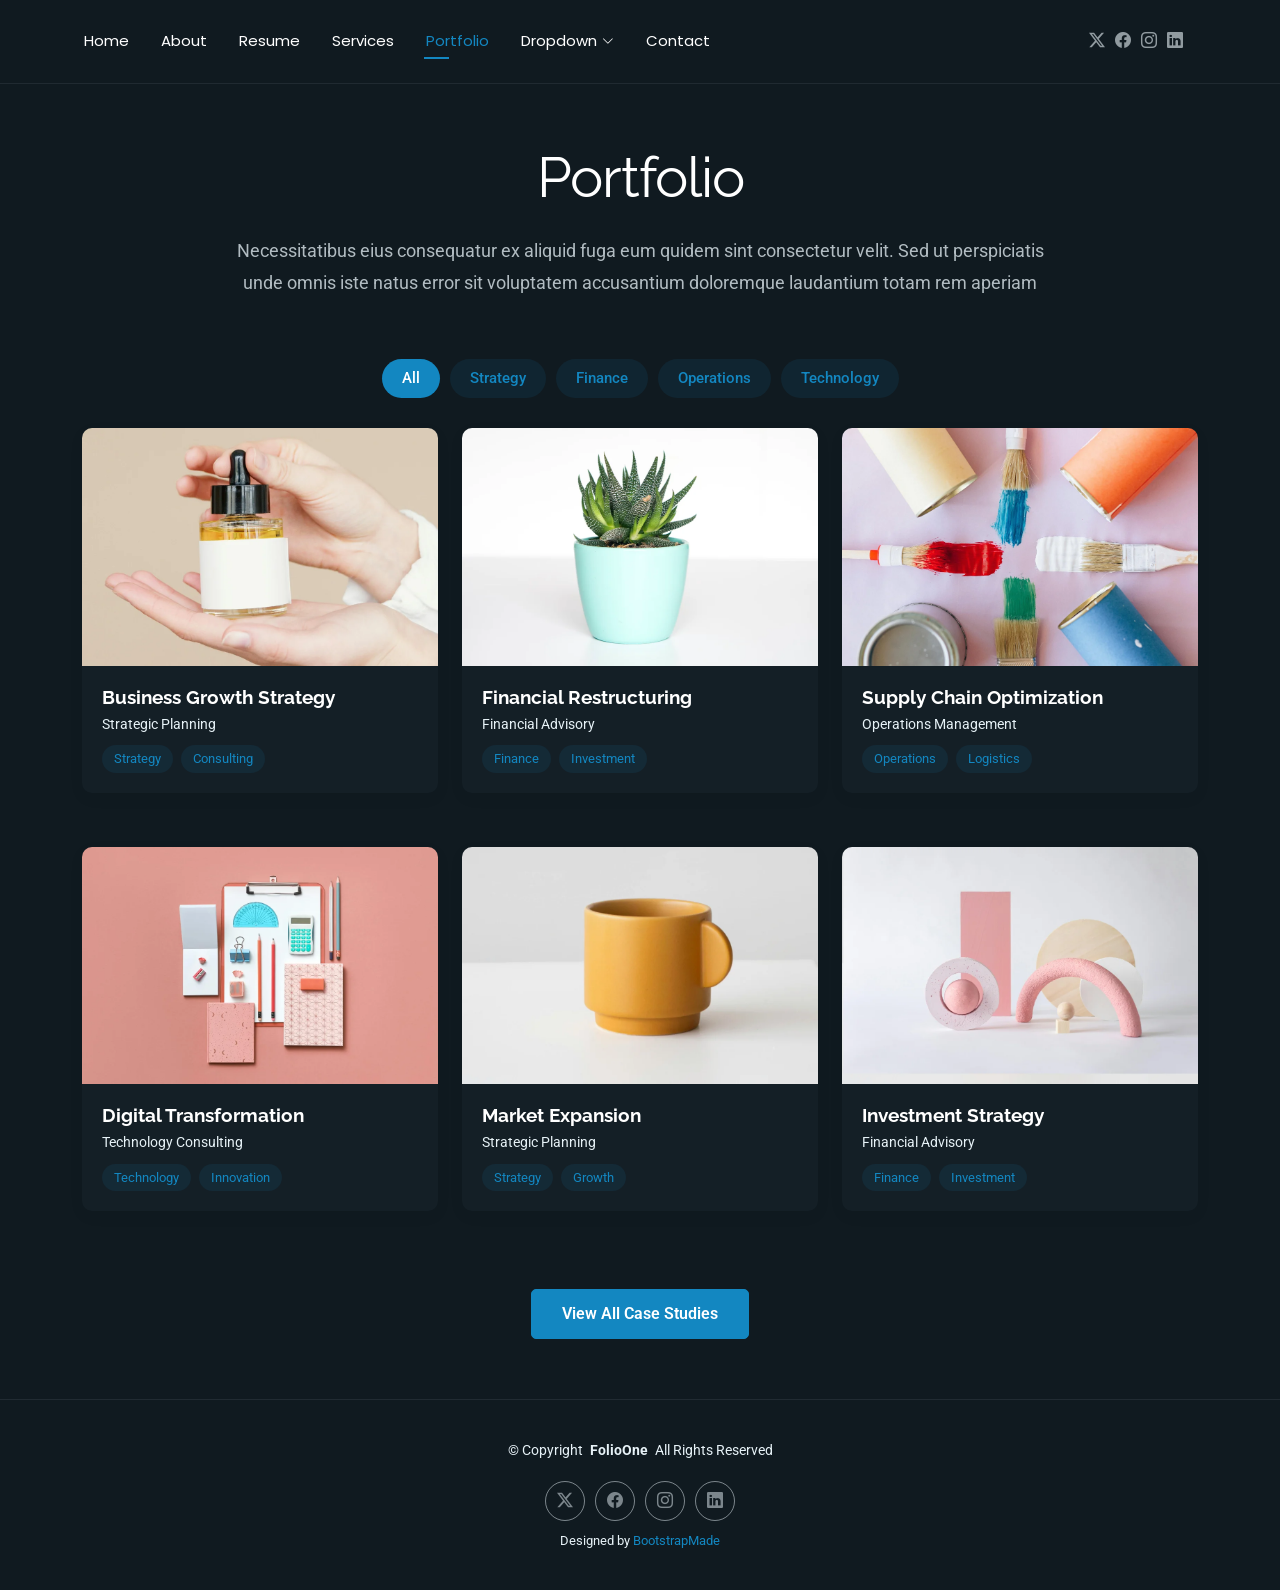
<file: FolioOne/portfolio.html>
<!DOCTYPE html>
<html lang="en">

<head>
  <meta charset="utf-8">
  <meta content="width=device-width, initial-scale=1.0" name="viewport">
  <title>Portfolio - FolioOne Bootstrap Template</title>
  <meta name="description" content="">
  <meta name="keywords" content="">

  <!-- Favicons -->
  <link href="assets/img/favicon.png" rel="icon">
  <link href="assets/img/apple-touch-icon.png" rel="apple-touch-icon">

  <!-- Fonts -->
  <link href="https://fonts.googleapis.com" rel="preconnect">
  <link href="https://fonts.gstatic.com" rel="preconnect" crossorigin>
  <link href="https://fonts.googleapis.com/css2?family=Roboto:ital,wght@0,100;0,300;0,400;0,500;0,700;0,900;1,100;1,300;1,400;1,500;1,700;1,900&family=Poppins:ital,wght@0,100;0,200;0,300;0,400;0,500;0,600;0,700;0,800;0,900;1,100;1,200;1,300;1,400;1,500;1,600;1,700;1,800;1,900&family=Raleway:ital,wght@0,100;0,200;0,300;0,400;0,500;0,600;0,700;0,800;0,900;1,100;1,200;1,300;1,400;1,500;1,600;1,700;1,800;1,900&display=swap" rel="stylesheet">

  <!-- Vendor CSS Files -->
  <link href="assets/vendor/bootstrap/css/bootstrap.min.css" rel="stylesheet">
  <link href="assets/vendor/bootstrap-icons/bootstrap-icons.css" rel="stylesheet">
  <link href="assets/vendor/aos/aos.css" rel="stylesheet">
  <link href="assets/vendor/swiper/swiper-bundle.min.css" rel="stylesheet">
  <link href="assets/vendor/glightbox/css/glightbox.min.css" rel="stylesheet">

  <!-- Main CSS File -->
  <link href="assets/css/main.css" rel="stylesheet">

  <!-- =======================================================
  * Template Name: FolioOne
  * Template URL: https://bootstrapmade.com/folioone-bootstrap-portfolio-website-template/
  * Updated: Aug 23 2025 with Bootstrap v5.3.7
  * Author: BootstrapMade.com
  * License: https://bootstrapmade.com/license/
  ======================================================== -->
</head>

<body class="portfolio-page">

  <header id="header" class="header d-flex align-items-center light-background sticky-top">
    <div class="container position-relative d-flex align-items-center justify-content-between">

      <!-- <a href="index.html" class="logo d-flex align-items-center me-auto me-xl-0">
      <img src="assets/img/logo.webp" alt="">
      <h1 class="sitename">FolioOne</h1> 
    </a> -->

      <nav id="navmenu" class="navmenu">
        <ul>
          <li><a href="index.html">Home</a></li>
          <li><a href="about.html">About</a></li>
          <li><a href="resume.html">Resume</a></li>
          <li><a href="services.html">Services</a></li>
          <li><a href="portfolio.html" class="active">Portfolio</a></li>
          <li class="dropdown"><a href="#"><span>Dropdown</span> <i class="bi bi-chevron-down toggle-dropdown"></i></a>
            <ul>
              <li><a href="#">Dropdown 1</a></li>
              <li class="dropdown"><a href="#"><span>Deep Dropdown</span> <i class="bi bi-chevron-down toggle-dropdown"></i></a>
                <ul>
                  <li><a href="#">Deep Dropdown 1</a></li>
                  <li><a href="#">Deep Dropdown 2</a></li>
                  <li><a href="#">Deep Dropdown 3</a></li>
                  <li><a href="#">Deep Dropdown 4</a></li>
                  <li><a href="#">Deep Dropdown 5</a></li>
                </ul>
              </li>
              <li><a href="#">Dropdown 2</a></li>
              <li><a href="#">Dropdown 3</a></li>
              <li><a href="#">Dropdown 4</a></li>
            </ul>
          </li>
          <li><a href="contact.html">Contact</a></li>
        </ul>
        <i class="mobile-nav-toggle d-xl-none bi bi-list"></i>
      </nav>

      <div class="header-social-links">
        <a href="#" class="twitter"><i class="bi bi-twitter-x"></i></a>
        <a href="#" class="facebook"><i class="bi bi-facebook"></i></a>
        <a href="#" class="instagram"><i class="bi bi-instagram"></i></a>
        <a href="#" class="linkedin"><i class="bi bi-linkedin"></i></a>
      </div>

    </div>
  </header>

  <main class="main">

    <!-- Portfolio Section -->
    <section id="portfolio" class="portfolio section">

      <!-- Section Title -->
      <div class="container section-title" data-aos="fade-up">
        <h2>Portfolio</h2>
        <p>Necessitatibus eius consequatur ex aliquid fuga eum quidem sint consectetur velit. Sed ut perspiciatis unde omnis iste natus error sit voluptatem accusantium doloremque laudantium totam rem aperiam</p>
      </div><!-- End Section Title -->

      <div class="container" data-aos="fade-up" data-aos-delay="100">

        <div class="isotope-layout" data-default-filter="*" data-layout="masonry" data-sort="original-order">
          <ul class="portfolio-filters isotope-filters" data-aos="fade-up" data-aos-delay="200">
            <li data-filter="*" class="filter-active">All</li>
            <li data-filter=".filter-strategy">Strategy</li>
            <li data-filter=".filter-finance">Finance</li>
            <li data-filter=".filter-operations">Operations</li>
            <li data-filter=".filter-technology">Technology</li>
          </ul><!-- End Portfolio Filters -->

          <div class="row gy-4 isotope-container" data-aos="fade-up" data-aos-delay="300">
            <div class="col-lg-4 col-md-6 portfolio-item isotope-item filter-strategy">
              <div class="portfolio-card">
                <div class="portfolio-img">
                  <img src="assets/img/portfolio/portfolio-1.webp" alt="Portfolio Item" class="img-fluid">
                  <div class="portfolio-overlay">
                    <a href="assets/img/portfolio/portfolio-1.webp" class="glightbox portfolio-lightbox"><i class="bi bi-plus"></i></a>
                    <a href="#" class="portfolio-details-link"><i class="bi bi-link"></i></a>
                  </div>
                </div>
                <div class="portfolio-info">
                  <h4>Business Growth Strategy</h4>
                  <p>Strategic Planning</p>
                  <div class="portfolio-tags">
                    <span>Strategy</span>
                    <span>Consulting</span>
                  </div>
                </div>
              </div>
            </div>

            <div class="col-lg-4 col-md-6 portfolio-item isotope-item filter-finance">
              <div class="portfolio-card">
                <div class="portfolio-img">
                  <img src="assets/img/portfolio/portfolio-2.webp" alt="Portfolio Item" class="img-fluid">
                  <div class="portfolio-overlay">
                    <a href="assets/img/portfolio/portfolio-2.webp" class="glightbox portfolio-lightbox"><i class="bi bi-plus"></i></a>
                    <a href="#" class="portfolio-details-link"><i class="bi bi-link"></i></a>
                  </div>
                </div>
                <div class="portfolio-info">
                  <h4>Financial Restructuring</h4>
                  <p>Financial Advisory</p>
                  <div class="portfolio-tags">
                    <span>Finance</span>
                    <span>Investment</span>
                  </div>
                </div>
              </div>
            </div>

            <div class="col-lg-4 col-md-6 portfolio-item isotope-item filter-operations">
              <div class="portfolio-card">
                <div class="portfolio-img">
                  <img src="assets/img/portfolio/portfolio-3.webp" alt="Portfolio Item" class="img-fluid">
                  <div class="portfolio-overlay">
                    <a href="assets/img/portfolio/portfolio-3.webp" class="glightbox portfolio-lightbox"><i class="bi bi-plus"></i></a>
                    <a href="#" class="portfolio-details-link"><i class="bi bi-link"></i></a>
                  </div>
                </div>
                <div class="portfolio-info">
                  <h4>Supply Chain Optimization</h4>
                  <p>Operations Management</p>
                  <div class="portfolio-tags">
                    <span>Operations</span>
                    <span>Logistics</span>
                  </div>
                </div>
              </div>
            </div>

            <div class="col-lg-4 col-md-6 portfolio-item isotope-item filter-technology">
              <div class="portfolio-card">
                <div class="portfolio-img">
                  <img src="assets/img/portfolio/portfolio-4.webp" alt="Portfolio Item" class="img-fluid">
                  <div class="portfolio-overlay">
                    <a href="assets/img/portfolio/portfolio-4.webp" class="glightbox portfolio-lightbox"><i class="bi bi-plus"></i></a>
                    <a href="#" class="portfolio-details-link"><i class="bi bi-link"></i></a>
                  </div>
                </div>
                <div class="portfolio-info">
                  <h4>Digital Transformation</h4>
                  <p>Technology Consulting</p>
                  <div class="portfolio-tags">
                    <span>Technology</span>
                    <span>Innovation</span>
                  </div>
                </div>
              </div>
            </div>

            <div class="col-lg-4 col-md-6 portfolio-item isotope-item filter-strategy">
              <div class="portfolio-card">
                <div class="portfolio-img">
                  <img src="assets/img/portfolio/portfolio-5.webp" alt="Portfolio Item" class="img-fluid">
                  <div class="portfolio-overlay">
                    <a href="assets/img/portfolio/portfolio-5.webp" class="glightbox portfolio-lightbox"><i class="bi bi-plus"></i></a>
                    <a href="#" class="portfolio-details-link"><i class="bi bi-link"></i></a>
                  </div>
                </div>
                <div class="portfolio-info">
                  <h4>Market Expansion</h4>
                  <p>Strategic Planning</p>
                  <div class="portfolio-tags">
                    <span>Strategy</span>
                    <span>Growth</span>
                  </div>
                </div>
              </div>
            </div>

            <div class="col-lg-4 col-md-6 portfolio-item isotope-item filter-finance">
              <div class="portfolio-card">
                <div class="portfolio-img">
                  <img src="assets/img/portfolio/portfolio-6.webp" alt="Portfolio Item" class="img-fluid">
                  <div class="portfolio-overlay">
                    <a href="assets/img/portfolio/portfolio-6.webp" class="glightbox portfolio-lightbox"><i class="bi bi-plus"></i></a>
                    <a href="#" class="portfolio-details-link"><i class="bi bi-link"></i></a>
                  </div>
                </div>
                <div class="portfolio-info">
                  <h4>Investment Strategy</h4>
                  <p>Financial Advisory</p>
                  <div class="portfolio-tags">
                    <span>Finance</span>
                    <span>Investment</span>
                  </div>
                </div>
              </div>
            </div>
          </div><!-- End Portfolio Items Container -->

        </div>

        <div class="text-center mt-5" data-aos="fade-up" data-aos-delay="400">
          <a href="#portfolio" class="btn btn-primary">View All Case Studies</a>
        </div>

      </div>

    </section><!-- /Portfolio Section -->

  </main>

  <footer id="footer" class="footer">

    <div class="container">
      <div class="copyright text-center ">
        <p>© <span>Copyright</span> <strong class="px-1 sitename">FolioOne</strong> <span>All Rights Reserved<br></span></p>
      </div>
      <div class="social-links d-flex justify-content-center">
        <a href=""><i class="bi bi-twitter-x"></i></a>
        <a href=""><i class="bi bi-facebook"></i></a>
        <a href=""><i class="bi bi-instagram"></i></a>
        <a href=""><i class="bi bi-linkedin"></i></a>
      </div>
      <div class="credits">
        <!-- All the links in the footer should remain intact. -->
        <!-- You can delete the links only if you've purchased the pro version. -->
        <!-- Licensing information: https://bootstrapmade.com/license/ -->
        <!-- Purchase the pro version with working PHP/AJAX contact form: [buy-url] -->
        Designed by <a href="https://bootstrapmade.com/">BootstrapMade</a>
      </div>
    </div>

  </footer>

  <!-- Scroll Top -->
  <a href="#" id="scroll-top" class="scroll-top d-flex align-items-center justify-content-center"><i class="bi bi-arrow-up-short"></i></a>

  <!-- Preloader -->
  <div id="preloader"></div>

  <!-- Vendor JS Files -->
  <script src="assets/vendor/bootstrap/js/bootstrap.bundle.min.js"></script>
  <script src="assets/vendor/php-email-form/validate.js"></script>
  <script src="assets/vendor/aos/aos.js"></script>
  <script src="assets/vendor/typed.js/typed.umd.js"></script>
  <script src="assets/vendor/waypoints/noframework.waypoints.js"></script>
  <script src="assets/vendor/purecounter/purecounter_vanilla.js"></script>
  <script src="assets/vendor/swiper/swiper-bundle.min.js"></script>
  <script src="assets/vendor/imagesloaded/imagesloaded.pkgd.min.js"></script>
  <script src="assets/vendor/isotope-layout/isotope.pkgd.min.js"></script>
  <script src="assets/vendor/glightbox/js/glightbox.min.js"></script>

  <!-- Main JS File -->
  <script src="assets/js/main.js"></script>

</body>

</html>
</file>
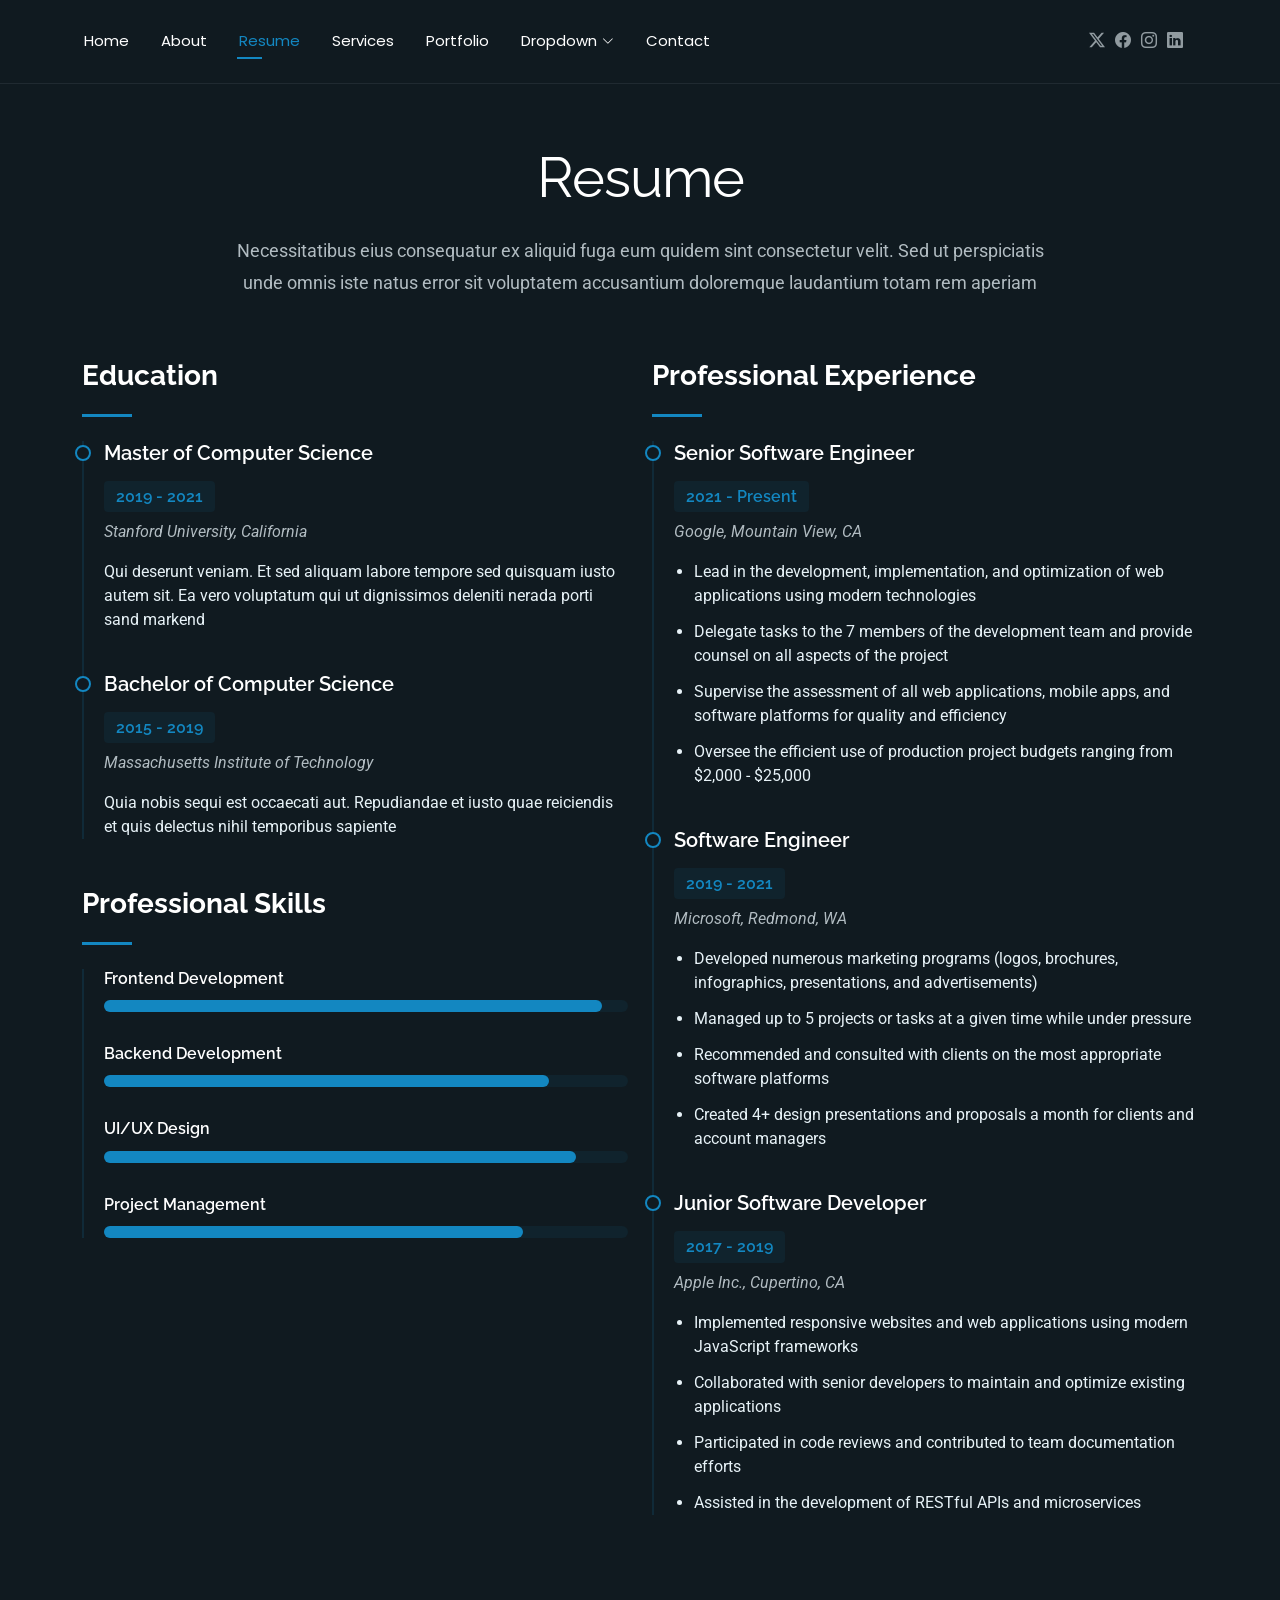
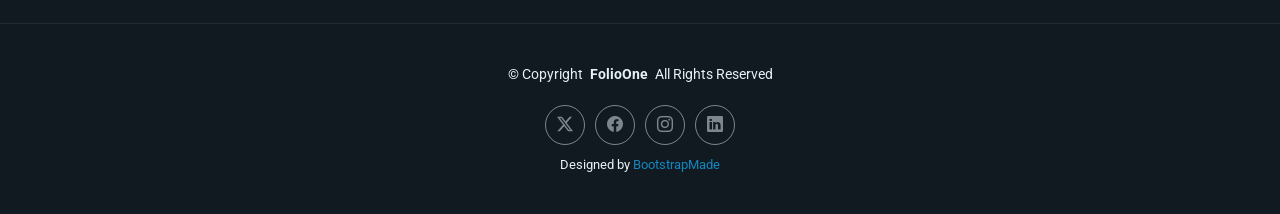
<file: FolioOne/resume.html>
<!DOCTYPE html>
<html lang="en">

<head>
  <meta charset="utf-8">
  <meta content="width=device-width, initial-scale=1.0" name="viewport">
  <title>Resume - FolioOne Bootstrap Template</title>
  <meta name="description" content="">
  <meta name="keywords" content="">

  <!-- Favicons -->
  <link href="assets/img/favicon.png" rel="icon">
  <link href="assets/img/apple-touch-icon.png" rel="apple-touch-icon">

  <!-- Fonts -->
  <link href="https://fonts.googleapis.com" rel="preconnect">
  <link href="https://fonts.gstatic.com" rel="preconnect" crossorigin>
  <link href="https://fonts.googleapis.com/css2?family=Roboto:ital,wght@0,100;0,300;0,400;0,500;0,700;0,900;1,100;1,300;1,400;1,500;1,700;1,900&family=Poppins:ital,wght@0,100;0,200;0,300;0,400;0,500;0,600;0,700;0,800;0,900;1,100;1,200;1,300;1,400;1,500;1,600;1,700;1,800;1,900&family=Raleway:ital,wght@0,100;0,200;0,300;0,400;0,500;0,600;0,700;0,800;0,900;1,100;1,200;1,300;1,400;1,500;1,600;1,700;1,800;1,900&display=swap" rel="stylesheet">

  <!-- Vendor CSS Files -->
  <link href="assets/vendor/bootstrap/css/bootstrap.min.css" rel="stylesheet">
  <link href="assets/vendor/bootstrap-icons/bootstrap-icons.css" rel="stylesheet">
  <link href="assets/vendor/aos/aos.css" rel="stylesheet">
  <link href="assets/vendor/swiper/swiper-bundle.min.css" rel="stylesheet">
  <link href="assets/vendor/glightbox/css/glightbox.min.css" rel="stylesheet">

  <!-- Main CSS File -->
  <link href="assets/css/main.css" rel="stylesheet">

  <!-- =======================================================
  * Template Name: FolioOne
  * Template URL: https://bootstrapmade.com/folioone-bootstrap-portfolio-website-template/
  * Updated: Aug 23 2025 with Bootstrap v5.3.7
  * Author: BootstrapMade.com
  * License: https://bootstrapmade.com/license/
  ======================================================== -->
</head>

<body class="resume-page">

  <header id="header" class="header d-flex align-items-center light-background sticky-top">
    <div class="container position-relative d-flex align-items-center justify-content-between">

      <!-- <a href="index.html" class="logo d-flex align-items-center me-auto me-xl-0">
      <img src="assets/img/logo.webp" alt="">
      <h1 class="sitename">FolioOne</h1> 
    </a> -->

      <nav id="navmenu" class="navmenu">
        <ul>
          <li><a href="index.html">Home</a></li>
          <li><a href="about.html">About</a></li>
          <li><a href="resume.html" class="active">Resume</a></li>
          <li><a href="services.html">Services</a></li>
          <li><a href="portfolio.html">Portfolio</a></li>
          <li class="dropdown"><a href="#"><span>Dropdown</span> <i class="bi bi-chevron-down toggle-dropdown"></i></a>
            <ul>
              <li><a href="#">Dropdown 1</a></li>
              <li class="dropdown"><a href="#"><span>Deep Dropdown</span> <i class="bi bi-chevron-down toggle-dropdown"></i></a>
                <ul>
                  <li><a href="#">Deep Dropdown 1</a></li>
                  <li><a href="#">Deep Dropdown 2</a></li>
                  <li><a href="#">Deep Dropdown 3</a></li>
                  <li><a href="#">Deep Dropdown 4</a></li>
                  <li><a href="#">Deep Dropdown 5</a></li>
                </ul>
              </li>
              <li><a href="#">Dropdown 2</a></li>
              <li><a href="#">Dropdown 3</a></li>
              <li><a href="#">Dropdown 4</a></li>
            </ul>
          </li>
          <li><a href="contact.html">Contact</a></li>
        </ul>
        <i class="mobile-nav-toggle d-xl-none bi bi-list"></i>
      </nav>

      <div class="header-social-links">
        <a href="#" class="twitter"><i class="bi bi-twitter-x"></i></a>
        <a href="#" class="facebook"><i class="bi bi-facebook"></i></a>
        <a href="#" class="instagram"><i class="bi bi-instagram"></i></a>
        <a href="#" class="linkedin"><i class="bi bi-linkedin"></i></a>
      </div>

    </div>
  </header>

  <main class="main">

    <!-- Resume Section -->
    <section id="resume" class="resume section">

      <!-- Section Title -->
      <div class="container section-title" data-aos="fade-up">
        <h2>Resume</h2>
        <p>Necessitatibus eius consequatur ex aliquid fuga eum quidem sint consectetur velit. Sed ut perspiciatis unde omnis iste natus error sit voluptatem accusantium doloremque laudantium totam rem aperiam</p>
      </div><!-- End Section Title -->

      <div class="container" data-aos="fade-up" data-aos-delay="100">

        <div class="row">
          <div class="col-lg-6">

            <!-- Education Section -->
            <div class="resume-item" data-aos="fade-up">
              <h3 class="resume-title">Education</h3>

              <div class="resume-content">
                <article class="education-item">
                  <h4>Master of Computer Science</h4>
                  <h5>2019 - 2021</h5>
                  <p class="institution"><em>Stanford University, California</em></p>
                  <p>Qui deserunt veniam. Et sed aliquam labore tempore sed quisquam iusto autem sit. Ea vero voluptatum qui ut dignissimos deleniti nerada porti sand markend</p>
                </article>

                <article class="education-item">
                  <h4>Bachelor of Computer Science</h4>
                  <h5>2015 - 2019</h5>
                  <p class="institution"><em>Massachusetts Institute of Technology</em></p>
                  <p>Quia nobis sequi est occaecati aut. Repudiandae et iusto quae reiciendis et quis delectus nihil temporibus sapiente</p>
                </article>
              </div>
            </div><!-- End Education Section -->

            <!-- Professional Skills Section -->
            <div class="resume-item skills-animation" data-aos="fade-up">
              <h3 class="resume-title">Professional Skills</h3>

              <div class="resume-content">
                <div class="skill-item">
                  <h4>Frontend Development</h4>
                  <div class="progress">
                    <div class="progress-bar" role="progressbar" aria-valuenow="95" aria-valuemin="0" aria-valuemax="100"></div>
                  </div>
                </div>

                <div class="skill-item">
                  <h4>Backend Development</h4>
                  <div class="progress">
                    <div class="progress-bar" role="progressbar" aria-valuenow="85" aria-valuemin="0" aria-valuemax="100"></div>
                  </div>
                </div>

                <div class="skill-item">
                  <h4>UI/UX Design</h4>
                  <div class="progress">
                    <div class="progress-bar" role="progressbar" aria-valuenow="90" aria-valuemin="0" aria-valuemax="100"></div>
                  </div>
                </div>

                <div class="skill-item">
                  <h4>Project Management</h4>
                  <div class="progress">
                    <div class="progress-bar" role="progressbar" aria-valuenow="80" aria-valuemin="0" aria-valuemax="100"></div>
                  </div>
                </div>
              </div>
            </div><!-- End Professional Skills Section -->
          </div>

          <div class="col-lg-6">
            <!-- Experience Section -->
            <div class="resume-item" data-aos="fade-up" data-aos-delay="100">
              <h3 class="resume-title">Professional Experience</h3>

              <div class="resume-content">
                <article class="experience-item">
                  <h4>Senior Software Engineer</h4>
                  <h5>2021 - Present</h5>
                  <p class="company"><em>Google, Mountain View, CA</em></p>
                  <ul>
                    <li>Lead in the development, implementation, and optimization of web applications using modern technologies</li>
                    <li>Delegate tasks to the 7 members of the development team and provide counsel on all aspects of the project</li>
                    <li>Supervise the assessment of all web applications, mobile apps, and software platforms for quality and efficiency</li>
                    <li>Oversee the efficient use of production project budgets ranging from $2,000 - $25,000</li>
                  </ul>
                </article>

                <article class="experience-item">
                  <h4>Software Engineer</h4>
                  <h5>2019 - 2021</h5>
                  <p class="company"><em>Microsoft, Redmond, WA</em></p>
                  <ul>
                    <li>Developed numerous marketing programs (logos, brochures, infographics, presentations, and advertisements)</li>
                    <li>Managed up to 5 projects or tasks at a given time while under pressure</li>
                    <li>Recommended and consulted with clients on the most appropriate software platforms</li>
                    <li>Created 4+ design presentations and proposals a month for clients and account managers</li>
                  </ul>
                </article>

                <article class="experience-item">
                  <h4>Junior Software Developer</h4>
                  <h5>2017 - 2019</h5>
                  <p class="company"><em>Apple Inc., Cupertino, CA</em></p>
                  <ul>
                    <li>Implemented responsive websites and web applications using modern JavaScript frameworks</li>
                    <li>Collaborated with senior developers to maintain and optimize existing applications</li>
                    <li>Participated in code reviews and contributed to team documentation efforts</li>
                    <li>Assisted in the development of RESTful APIs and microservices</li>
                  </ul>
                </article>
              </div>
            </div><!-- End Experience Section -->
          </div>
        </div>

      </div>

    </section><!-- /Resume Section -->

  </main>

  <footer id="footer" class="footer">

    <div class="container">
      <div class="copyright text-center ">
        <p>© <span>Copyright</span> <strong class="px-1 sitename">FolioOne</strong> <span>All Rights Reserved<br></span></p>
      </div>
      <div class="social-links d-flex justify-content-center">
        <a href=""><i class="bi bi-twitter-x"></i></a>
        <a href=""><i class="bi bi-facebook"></i></a>
        <a href=""><i class="bi bi-instagram"></i></a>
        <a href=""><i class="bi bi-linkedin"></i></a>
      </div>
      <div class="credits">
        <!-- All the links in the footer should remain intact. -->
        <!-- You can delete the links only if you've purchased the pro version. -->
        <!-- Licensing information: https://bootstrapmade.com/license/ -->
        <!-- Purchase the pro version with working PHP/AJAX contact form: [buy-url] -->
        Designed by <a href="https://bootstrapmade.com/">BootstrapMade</a>
      </div>
    </div>

  </footer>

  <!-- Scroll Top -->
  <a href="#" id="scroll-top" class="scroll-top d-flex align-items-center justify-content-center"><i class="bi bi-arrow-up-short"></i></a>

  <!-- Preloader -->
  <div id="preloader"></div>

  <!-- Vendor JS Files -->
  <script src="assets/vendor/bootstrap/js/bootstrap.bundle.min.js"></script>
  <script src="assets/vendor/php-email-form/validate.js"></script>
  <script src="assets/vendor/aos/aos.js"></script>
  <script src="assets/vendor/typed.js/typed.umd.js"></script>
  <script src="assets/vendor/waypoints/noframework.waypoints.js"></script>
  <script src="assets/vendor/purecounter/purecounter_vanilla.js"></script>
  <script src="assets/vendor/swiper/swiper-bundle.min.js"></script>
  <script src="assets/vendor/imagesloaded/imagesloaded.pkgd.min.js"></script>
  <script src="assets/vendor/isotope-layout/isotope.pkgd.min.js"></script>
  <script src="assets/vendor/glightbox/js/glightbox.min.js"></script>

  <!-- Main JS File -->
  <script src="assets/js/main.js"></script>

</body>

</html>
</file>
<file: assets/css/main.css>
/**
* Template Name: FolioOne
* Template URL: https://bootstrapmade.com/folioone-bootstrap-portfolio-website-template/
* Updated: Aug 23 2025 with Bootstrap v5.3.7
* Author: BootstrapMade.com
* License: https://bootstrapmade.com/license/
*/

/*--------------------------------------------------------------
# Font & Color Variables
# Help: https://bootstrapmade.com/color-system/
--------------------------------------------------------------*/
/* Fonts */
:root {
  --default-font: "Roboto",  system-ui, -apple-system, "Segoe UI", Roboto, "Helvetica Neue", Arial, "Noto Sans", "Liberation Sans", sans-serif, "Apple Color Emoji", "Segoe UI Emoji", "Segoe UI Symbol", "Noto Color Emoji";
  --heading-font: "Raleway",  sans-serif;
  --nav-font: "Poppins",  sans-serif;
}

/* Global Colors - The following color variables are used throughout the website. Updating them here will change the color scheme of the entire website */
:root { 
  --background-color: #101a20; /* Background color for the entire website, including individual sections */
  --default-color: #e7f2f7; /* Default color used for the majority of the text content across the entire website */
  --heading-color: #ffffff; /* Color for headings, subheadings and title throughout the website */
  --accent-color: #1387c1; /* Accent color that represents your brand on the website. It's used for buttons, links, and other elements that need to stand out */
  --surface-color: #141f26; /* The surface color is used as a background of boxed elements within sections, such as cards, icon boxes, or other elements that require a visual separation from the global background. */
  --contrast-color: #ffffff; /* Contrast color for text, ensuring readability against backgrounds of accent, heading, or default colors. */
}

/* Nav Menu Colors - The following color variables are used specifically for the navigation menu. They are separate from the global colors to allow for more customization options */
:root {
  --nav-color: #ffffff;  /* The default color of the main navmenu links */
  --nav-hover-color: #1387c1; /* Applied to main navmenu links when they are hovered over or active */
  --nav-mobile-background-color: #213642; /* Used as the background color for mobile navigation menu */
  --nav-dropdown-background-color: #051117; /* Used as the background color for dropdown items that appear when hovering over primary navigation items */
  --nav-dropdown-color: #e7f2f7; /* Used for navigation links of the dropdown items in the navigation menu. */
  --nav-dropdown-hover-color: #1387c1; /* Similar to --nav-hover-color, this color is applied to dropdown navigation links when they are hovered over. */
}

/* Color Presets - These classes override global colors when applied to any section or element, providing reuse of the sam color scheme. */

.light-background {
  --background-color: #142027;
  --surface-color: #325264;
}

.dark-background {
  --background-color: #0b1419;
  --default-color: #ffffff;
  --heading-color: #ffffff;
  --surface-color: #252525;
  --contrast-color: #ffffff;
}

/* Smooth scroll */
:root {
  scroll-behavior: smooth;
}

/*--------------------------------------------------------------
# General Styling & Shared Classes
--------------------------------------------------------------*/
body {
  color: var(--default-color);
  background-color: var(--background-color);
  font-family: var(--default-font);
}

a {
  color: var(--accent-color);
  text-decoration: none;
  transition: 0.3s;
}

a:hover {
  color: color-mix(in srgb, var(--accent-color), transparent 25%);
  text-decoration: none;
}

h1,
h2,
h3,
h4,
h5,
h6 {
  color: var(--heading-color);
  font-family: var(--heading-font);
}

/* PHP Email Form Messages
------------------------------*/
.php-email-form .error-message {
  display: none;
  background: #df1529;
  color: #ffffff;
  text-align: left;
  padding: 15px;
  margin-bottom: 24px;
  font-weight: 600;
}

.php-email-form .sent-message {
  display: none;
  color: #ffffff;
  background: #059652;
  text-align: center;
  padding: 15px;
  margin-bottom: 24px;
  font-weight: 600;
}

.php-email-form .loading {
  display: none;
  background: var(--surface-color);
  text-align: center;
  padding: 15px;
  margin-bottom: 24px;
}

.php-email-form .loading:before {
  content: "";
  display: inline-block;
  border-radius: 50%;
  width: 24px;
  height: 24px;
  margin: 0 10px -6px 0;
  border: 3px solid var(--accent-color);
  border-top-color: var(--surface-color);
  animation: php-email-form-loading 1s linear infinite;
}

@keyframes php-email-form-loading {
  0% {
    transform: rotate(0deg);
  }

  100% {
    transform: rotate(360deg);
  }
}

/*--------------------------------------------------------------
# Global Header
--------------------------------------------------------------*/
.header {
  --background-color: rgba(255, 255, 255, 0);
  color: var(--default-color);
  background-color: var(--background-color);
  padding: 15px 0;
  transition: all 0.5s;
  z-index: 997;
  border-bottom: 1px solid color-mix(in srgb, var(--default-color), transparent 92%);
}

.header .logo {
  line-height: 1;
}

.header .logo img {
  max-height: 36px;
  margin-right: 8px;
}

.header .logo h1 {
  font-size: 32px;
  margin: 0;
  font-weight: 400;
  color: var(--heading-color);
}

.header .header-social-links {
  padding-right: 15px;
}

.header .header-social-links a {
  color: color-mix(in srgb, var(--default-color), transparent 40%);
  padding-left: 6px;
  display: inline-block;
  transition: 0.3s;
  font-size: 16px;
}

.header .header-social-links a:hover {
  color: var(--default-color);
}

.header .header-social-links a i {
  line-height: 0px;
}

@media (max-width: 1200px) {
  .header .logo {
    order: 1;
  }

  .header .header-social-links {
    order: 2;
  }

  .header .navmenu {
    order: 3;
  }
}

/* Global Header on Scroll
------------------------------*/
.scrolled .header {
  --background-color: rgb(0, 0, 0);
}

/*--------------------------------------------------------------
# Navigation Menu
--------------------------------------------------------------*/
/* Desktop Navigation */
@media (min-width: 1200px) {
  .navmenu {
    padding: 0;
  }

  .navmenu ul {
    margin: 0;
    padding: 0;
    display: flex;
    list-style: none;
    align-items: center;
  }

  .navmenu li {
    position: relative;
  }

  .navmenu>ul>li {
    white-space: nowrap;
    padding: 15px 28px 15px 0;
  }

  .navmenu>ul>li:last-child {
    padding-right: 0;
  }

  .navmenu a,
  .navmenu a:focus {
    color: var(--nav-color);
    font-size: 15px;
    padding: 0 2px;
    font-family: var(--nav-font);
    font-weight: 400;
    display: flex;
    align-items: center;
    justify-content: space-between;
    white-space: nowrap;
    transition: 0.3s;
    position: relative;
  }

  .navmenu a i,
  .navmenu a:focus i {
    font-size: 12px;
    line-height: 0;
    margin-left: 5px;
    transition: 0.3s;
  }

  .navmenu>ul>li>a:before {
    content: "";
    position: absolute;
    height: 2px;
    bottom: -6px;
    left: 0;
    background-color: var(--nav-hover-color);
    visibility: hidden;
    width: 0px;
    transition: all 0.3s ease-in-out 0s;
  }

  .navmenu a:hover:before,
  .navmenu li:hover>a:before,
  .navmenu .active:before {
    visibility: visible;
    width: 25px;
  }

  .navmenu li:hover>a,
  .navmenu .active,
  .navmenu .active:focus {
    color: var(--nav-hover-color);
  }

  .navmenu .dropdown ul {
    margin: 0;
    padding: 10px 0;
    background: var(--nav-dropdown-background-color);
    display: block;
    position: absolute;
    visibility: hidden;
    left: -5px;
    top: 130%;
    opacity: 0;
    transition: 0.3s;
    border-radius: 4px;
    z-index: 99;
    box-shadow: 0px 0px 30px rgba(0, 0, 0, 0.1);
  }

  .navmenu .dropdown ul li {
    min-width: 200px;
  }

  .navmenu .dropdown ul a {
    padding: 10px 20px;
    font-size: 15px;
    text-transform: none;
    color: var(--nav-dropdown-color);
  }

  .navmenu .dropdown ul a i {
    font-size: 12px;
  }

  .navmenu .dropdown ul a:hover,
  .navmenu .dropdown ul .active:hover,
  .navmenu .dropdown ul li:hover>a {
    color: var(--nav-dropdown-hover-color);
  }

  .navmenu .dropdown:hover>ul {
    opacity: 1;
    top: 100%;
    visibility: visible;
  }

  .navmenu .dropdown .dropdown ul {
    top: 0;
    left: -90%;
    visibility: hidden;
  }

  .navmenu .dropdown .dropdown:hover>ul {
    opacity: 1;
    top: 0;
    left: -100%;
    visibility: visible;
  }
}

/* Mobile Navigation */
@media (max-width: 1199px) {
  .mobile-nav-toggle {
    color: var(--nav-color);
    font-size: 28px;
    line-height: 0;
    margin-right: 10px;
    cursor: pointer;
    transition: color 0.3s;
  }

  .navmenu {
    padding: 0;
    z-index: 9997;
  }

  .navmenu ul {
    display: none;
    list-style: none;
    position: absolute;
    inset: 60px 20px 20px 20px;
    padding: 10px 0;
    margin: 0;
    border-radius: 6px;
    background-color: var(--nav-mobile-background-color);
    border: 1px solid color-mix(in srgb, var(--default-color), transparent 90%);
    box-shadow: none;
    overflow-y: auto;
    transition: 0.3s;
    z-index: 9998;
  }

  .navmenu a,
  .navmenu a:focus {
    color: var(--nav-dropdown-color);
    padding: 10px 20px;
    font-family: var(--nav-font);
    font-size: 17px;
    font-weight: 500;
    display: flex;
    align-items: center;
    justify-content: space-between;
    white-space: nowrap;
    transition: 0.3s;
  }

  .navmenu a i,
  .navmenu a:focus i {
    font-size: 12px;
    line-height: 0;
    margin-left: 5px;
    width: 30px;
    height: 30px;
    display: flex;
    align-items: center;
    justify-content: center;
    border-radius: 50%;
    transition: 0.3s;
    background-color: color-mix(in srgb, var(--accent-color), transparent 90%);
  }

  .navmenu a i:hover,
  .navmenu a:focus i:hover {
    background-color: var(--accent-color);
    color: var(--contrast-color);
  }

  .navmenu a:hover,
  .navmenu .active,
  .navmenu .active:focus {
    color: var(--nav-dropdown-hover-color);
  }

  .navmenu .active i,
  .navmenu .active:focus i {
    background-color: var(--accent-color);
    color: var(--contrast-color);
    transform: rotate(180deg);
  }

  .navmenu .dropdown ul {
    position: static;
    display: none;
    z-index: 99;
    padding: 10px 0;
    margin: 10px 20px;
    background-color: var(--nav-dropdown-background-color);
    transition: all 0.5s ease-in-out;
  }

  .navmenu .dropdown ul ul {
    background-color: rgba(33, 37, 41, 0.1);
  }

  .navmenu .dropdown>.dropdown-active {
    display: block;
    background-color: rgba(33, 37, 41, 0.03);
  }

  .mobile-nav-active {
    overflow: hidden;
  }

  .mobile-nav-active .mobile-nav-toggle {
    color: #fff;
    position: absolute;
    font-size: 32px;
    top: 15px;
    right: 15px;
    margin-right: 0;
    z-index: 9999;
  }

  .mobile-nav-active .navmenu {
    position: fixed;
    overflow: hidden;
    inset: 0;
    background: rgba(33, 37, 41, 0.8);
    transition: 0.3s;
  }

  .mobile-nav-active .navmenu>ul {
    display: block;
  }
}

/*--------------------------------------------------------------
# Global Footer
--------------------------------------------------------------*/
.footer {
  color: var(--default-color);
  background-color: var(--background-color);
  font-size: 14px;
  padding: 40px 0;
  position: relative;
  border-top: 1px solid color-mix(in srgb, var(--default-color), transparent 92%);
}

.footer .copyright p {
  margin-bottom: 0;
}

.footer .social-links {
  margin-top: 20px;
}

.footer .social-links a {
  display: flex;
  align-items: center;
  justify-content: center;
  width: 40px;
  height: 40px;
  border-radius: 50%;
  border: 1px solid color-mix(in srgb, var(--default-color), transparent 50%);
  font-size: 16px;
  color: color-mix(in srgb, var(--default-color), transparent 50%);
  margin: 0 5px;
  transition: 0.3s;
}

.footer .social-links a:hover {
  color: var(--accent-color);
  border-color: var(--accent-color);
}

.footer .credits {
  margin-top: 10px;
  font-size: 13px;
  text-align: center;
}

/*--------------------------------------------------------------
# Preloader
--------------------------------------------------------------*/
#preloader {
  position: fixed;
  inset: 0;
  z-index: 9999;
  overflow: hidden;
  background-color: var(--background-color);
  transition: all 0.6s ease-out;
  width: 100%;
  height: 100vh;
}

#preloader:before,
#preloader:after {
  content: "";
  position: absolute;
  border: 4px solid var(--accent-color);
  border-radius: 50%;
  animation: animate-preloader 2s cubic-bezier(0, 0.2, 0.8, 1) infinite;
}

#preloader:after {
  animation-delay: -0.5s;
}

@keyframes animate-preloader {
  0% {
    width: 10px;
    height: 10px;
    top: calc(50% - 5px);
    left: calc(50% - 5px);
    opacity: 1;
  }

  100% {
    width: 72px;
    height: 72px;
    top: calc(50% - 36px);
    left: calc(50% - 36px);
    opacity: 0;
  }
}

/*--------------------------------------------------------------
# Scroll Top Button
--------------------------------------------------------------*/
.scroll-top {
  position: fixed;
  visibility: hidden;
  opacity: 0;
  right: 15px;
  bottom: -15px;
  z-index: 99999;
  background-color: var(--accent-color);
  width: 44px;
  height: 44px;
  border-radius: 50px;
  transition: all 0.4s;
}

.scroll-top i {
  font-size: 24px;
  color: var(--contrast-color);
  line-height: 0;
}

.scroll-top:hover {
  background-color: color-mix(in srgb, var(--accent-color), transparent 20%);
  color: var(--contrast-color);
}

.scroll-top.active {
  visibility: visible;
  opacity: 1;
  bottom: 15px;
}

/*--------------------------------------------------------------
# Disable aos animation delay on mobile devices
--------------------------------------------------------------*/
@media screen and (max-width: 768px) {
  [data-aos-delay] {
    transition-delay: 0 !important;
  }
}

/*--------------------------------------------------------------
# Global Page Titles & Breadcrumbs
--------------------------------------------------------------*/
.page-title {
  color: var(--default-color);
  background-color: var(--background-color);
  position: relative;
}

.page-title .heading {
  padding: 80px 0;
  border-top: 1px solid color-mix(in srgb, var(--default-color), transparent 90%);
}

.page-title .heading h1 {
  font-size: 38px;
  font-weight: 700;
}

.page-title nav {
  background-color: color-mix(in srgb, var(--default-color), transparent 96%);
  padding: 20px 0;
}

.page-title nav ol {
  display: flex;
  flex-wrap: wrap;
  list-style: none;
  padding: 0;
  margin: 0;
  font-size: 16px;
  font-weight: 400;
}

.page-title nav ol li+li {
  padding-left: 10px;
}

.page-title nav ol li+li::before {
  content: "/";
  display: inline-block;
  padding-right: 10px;
  color: color-mix(in srgb, var(--default-color), transparent 70%);
}

/*--------------------------------------------------------------
# Global Sections
--------------------------------------------------------------*/
section,
.section {
  color: var(--default-color);
  background-color: var(--background-color);
  padding: 60px 0;
  scroll-margin-top: 100px;
  overflow: clip;
}

@media (max-width: 1199px) {

  section,
  .section {
    scroll-margin-top: 66px;
  }
}

/*--------------------------------------------------------------
# Global Section Titles
--------------------------------------------------------------*/
.section-title {
  text-align: center;
  padding-bottom: 60px;
  position: relative;
}

.section-title h2 {
  font-size: 3.5rem;
  font-weight: 400;
  line-height: 1.2;
  color: var(--heading-color);
  margin-bottom: 1.5rem;
  letter-spacing: -1px;
}

@media (max-width: 768px) {
  .section-title h2 {
    font-size: 2.5rem;
  }
}

.section-title p {
  font-size: 1.125rem;
  line-height: 1.8;
  color: color-mix(in srgb, var(--default-color), transparent 25%);
  max-width: 900px;
  margin: 0 auto;
  text-wrap: balance;
}

/*--------------------------------------------------------------
# Hero Section
--------------------------------------------------------------*/
.hero {
  padding: 80px 0;
  min-height: 100vh;
  display: flex;
  align-items: center;
}

.hero .hero-content h1 {
  font-size: 3.5rem;
  font-weight: 700;
  margin-bottom: 1rem;
  line-height: 1.2;
}

.hero .hero-content h1 .highlight {
  color: var(--accent-color);
  position: relative;
}

.hero .hero-content h1 .highlight::after {
  content: "";
  position: absolute;
  bottom: 0;
  left: 0;
  width: 100%;
  height: 3px;
  background: linear-gradient(90deg, var(--accent-color), color-mix(in srgb, var(--accent-color), transparent 50%));
  border-radius: 2px;
}

@media (max-width: 768px) {
  .hero .hero-content h1 {
    font-size: 2.5rem;
  }
}

.hero .hero-content h2 {
  font-size: 1.5rem;
  font-weight: 400;
  margin-bottom: 2rem;
  color: color-mix(in srgb, var(--default-color), transparent 20%);
}

.hero .hero-content h2 .typed {
  color: var(--accent-color);
  font-weight: 600;
}

@media (max-width: 768px) {
  .hero .hero-content h2 {
    font-size: 1.25rem;
  }
}

.hero .hero-content p {
  font-size: 1.1rem;
  line-height: 1.6;
  margin-bottom: 2.5rem;
  color: color-mix(in srgb, var(--default-color), transparent 30%);
}

.hero .hero-actions {
  display: flex;
  gap: 1rem;
  margin-bottom: 3rem;
}

.hero .hero-actions .btn {
  padding: 12px 30px;
  border-radius: 50px;
  font-weight: 600;
  text-decoration: none;
  transition: all 0.3s ease;
  border: 2px solid;
}

.hero .hero-actions .btn.btn-primary {
  background: var(--accent-color);
  color: var(--contrast-color);
  border-color: var(--accent-color);
}

.hero .hero-actions .btn.btn-primary:hover {
  background: color-mix(in srgb, var(--accent-color), black 15%);
  border-color: color-mix(in srgb, var(--accent-color), black 15%);
  transform: translateY(-2px);
}

.hero .hero-actions .btn.btn-outline {
  background: transparent;
  color: var(--accent-color);
  border-color: var(--accent-color);
}

.hero .hero-actions .btn.btn-outline:hover {
  transform: translateY(-2px);
}

@media (max-width: 576px) {
  .hero .hero-actions {
    flex-direction: column;
  }

  .hero .hero-actions .btn {
    text-align: center;
  }
}

.hero .social-links {
  display: flex;
  gap: 1rem;
}

.hero .social-links a {
  width: 45px;
  height: 45px;
  background: var(--surface-color);
  border-radius: 50%;
  display: flex;
  align-items: center;
  justify-content: center;
  color: var(--default-color);
  font-size: 1.2rem;
  transition: all 0.3s ease;
}

.hero .social-links a:hover {
  background: var(--accent-color);
  color: var(--contrast-color);
  transform: translateY(-3px);
  box-shadow: 0 8px 25px color-mix(in srgb, var(--accent-color), transparent 70%);
}

.hero .hero-image {
  position: relative;
}

.hero .hero-image .image-wrapper {
  position: relative;
  max-width: 450px;
  margin: 0 auto;
}

.hero .hero-image .image-wrapper img {
  border-radius: 20px;
  box-shadow: 0 5px 15px color-mix(in srgb, var(--default-color), transparent 95%);
  transition: transform 0.3s ease;
}

.hero .hero-image .image-wrapper img:hover {
  transform: scale(1.02);
}

.hero .hero-image .floating-elements {
  position: absolute;
  top: 0;
  left: 0;
  right: 0;
  bottom: 0;
  pointer-events: none;
}

.hero .hero-image .floating-elements .floating-card {
  position: absolute;
  background: var(--surface-color);
  padding: 15px 20px;
  border-radius: 15px;
  box-shadow: 0 10px 30px color-mix(in srgb, var(--default-color), transparent 90%);
  display: flex;
  align-items: center;
  gap: 10px;
  font-weight: 600;
  animation: float 3s ease-in-out infinite;
}

.hero .hero-image .floating-elements .floating-card i {
  font-size: 1.5rem;
  color: var(--accent-color);
}

.hero .hero-image .floating-elements .floating-card.design {
  top: 10%;
  right: -10%;
  animation-delay: 0s;
}

.hero .hero-image .floating-elements .floating-card.code {
  bottom: 30%;
  left: -15%;
  animation-delay: 1s;
}

.hero .hero-image .floating-elements .floating-card.creativity {
  top: 60%;
  right: -5%;
  animation-delay: 2s;
}

@media (max-width: 992px) {
  .hero .hero-image .floating-elements .floating-card {
    display: none;
  }
}

@keyframes float {

  0%,
  100% {
    transform: translateY(0px);
  }

  50% {
    transform: translateY(-10px);
  }
}

@media (max-width: 992px) {
  .hero .hero-content {
    text-align: center;
    margin-bottom: 3rem;
  }
}

/*--------------------------------------------------------------
# About Section
--------------------------------------------------------------*/
.about .intro-content .eyebrow {
  display: inline-block;
  letter-spacing: 0.12em;
  text-transform: uppercase;
  font-size: 12px;
  color: color-mix(in srgb, var(--default-color), transparent 40%);
  margin-bottom: 16px;
}

.about .intro-content .headline {
  font-family: var(--heading-font);
  font-weight: 300;
  line-height: 1.2;
  font-size: clamp(28px, 4vw, 44px);
  margin: 0 0 24px 0;
}

.about .intro-content .lead {
  font-size: 18px;
  line-height: 1.8;
  color: color-mix(in srgb, var(--default-color), transparent 10%);
  margin-bottom: 24px;
}

.about .intro-content p {
  line-height: 1.8;
  margin-bottom: 24px;
  color: color-mix(in srgb, var(--default-color), transparent 5%);
}

.about .intro-content .cta-group {
  display: flex;
  gap: 24px;
  align-items: center;
  margin-top: 24px;
}

.about .intro-content .cta-group .btn-ghost {
  display: inline-flex;
  align-items: center;
  gap: 8px;
  padding: 12px 18px;
  border-radius: 6px;
  color: var(--accent-color);
  background: color-mix(in srgb, var(--accent-color), transparent 92%);
  border: 1px solid color-mix(in srgb, var(--accent-color), transparent 70%);
  transition: 0.3s ease-in-out;
}

.about .intro-content .cta-group .btn-ghost:hover,
.about .intro-content .cta-group .btn-ghost:focus {
  color: var(--contrast-color);
  background: var(--accent-color);
  border-color: var(--accent-color);
  outline: none;
  box-shadow: 0 0 0 3px color-mix(in srgb, var(--accent-color), transparent 70%);
}

.about .intro-content .cta-group .link-underline {
  display: inline-flex;
  align-items: center;
  gap: 8px;
  position: relative;
  color: var(--accent-color);
  padding-bottom: 4px;
  transition: 0.3s ease-in-out;
}

.about .intro-content .cta-group .link-underline::after {
  content: "";
  position: absolute;
  left: 0;
  right: 0;
  bottom: 0;
  height: 1px;
  background: color-mix(in srgb, var(--accent-color), transparent 40%);
  transform: scaleX(0.4);
  transform-origin: left;
  transition: 0.3s ease-in-out;
}

.about .intro-content .cta-group .link-underline:hover,
.about .intro-content .cta-group .link-underline:focus {
  color: color-mix(in srgb, var(--accent-color), transparent 10%);
  outline: none;
}

.about .intro-content .cta-group .link-underline:hover::after,
.about .intro-content .cta-group .link-underline:focus::after {
  transform: scaleX(1);
}

.about .profile-figure {
  margin: 0;
}

.about .profile-figure .profile-photo {
  width: 88%;
  max-width: 440px;
  border-radius: 18px;
  box-shadow: 0 10px 30px color-mix(in srgb, var(--default-color), transparent 92%);
  transform: translateY(0);
  transition: transform 0.3s ease-in-out;
}

.about .profile-figure .profile-caption {
  margin-top: 24px;
  display: flex;
  align-items: center;
  justify-content: center;
}

.about .profile-figure .profile-caption .meta {
  font-size: 14px;
  color: color-mix(in srgb, var(--default-color), transparent 20%);
}

.about .profile-figure .profile-caption .meta .funfact {
  font-size: 13px;
  margin-top: 4px;
  color: color-mix(in srgb, var(--default-color), transparent 35%);
}

.about .profile-figure:hover .profile-photo {
  transform: translateY(-4px);
}

.about .skill-item {
  padding: 24px;
  border-radius: 6px;
  transition: 0.3s ease-in-out;
  background: color-mix(in srgb, var(--surface-color), var(--accent-color) 2%);
  border: 1px solid color-mix(in srgb, var(--default-color), transparent 88%);
  height: 100%;
}

.about .skill-item i {
  font-size: 24px;
  color: var(--accent-color);
  margin-bottom: 16px;
  display: inline-block;
}

.about .skill-item h3 {
  font-size: 16px;
  margin-bottom: 6px;
  font-weight: 500;
}

.about .skill-item p {
  margin: 0;
  font-size: 14px;
  color: color-mix(in srgb, var(--default-color), transparent 25%);
}

.about .skill-item:hover {
  transform: translateY(-3px);
  border-color: color-mix(in srgb, var(--accent-color), transparent 60%);
  box-shadow: 0 10px 30px color-mix(in srgb, var(--default-color), transparent 92%);
}

.about .timeline-item {
  position: relative;
  padding-left: 26px;
}

.about .timeline-item time {
  display: inline-block;
  font-size: 12px;
  letter-spacing: 0.08em;
  text-transform: uppercase;
  color: color-mix(in srgb, var(--default-color), transparent 45%);
  margin-bottom: 6px;
}

.about .timeline-item h4 {
  font-size: 18px;
  font-weight: 400;
  margin: 0 0 6px;
}

.about .timeline-item p {
  font-size: 14px;
  color: color-mix(in srgb, var(--default-color), transparent 25%);
  margin: 0;
}

.about .timeline-item .dot {
  position: absolute;
  left: 0;
  top: 4px;
  width: 10px;
  height: 10px;
  border-radius: 50%;
  background: var(--accent-color);
  box-shadow: 0 0 0 6px color-mix(in srgb, var(--accent-color), transparent 80%);
}

.about .personal-quote {
  padding: 24px 0;
}

.about .personal-quote p {
  font-family: var(--heading-font);
  font-weight: 300;
  font-size: clamp(20px, 3vw, 28px);
  line-height: 1.5;
  color: color-mix(in srgb, var(--default-color), transparent 5%);
  margin: 0 auto;
  max-width: 800px;
}

.about .fact-pill {
  display: flex;
  align-items: center;
  justify-content: center;
  gap: 10px;
  padding: 10px 14px;
  border-radius: 999px;
  border: 1px solid color-mix(in srgb, var(--default-color), transparent 85%);
  background: var(--surface-color);
  color: color-mix(in srgb, var(--default-color), transparent 10%);
  transition: 0.3s ease-in-out;
}

.about .fact-pill i {
  color: var(--accent-color);
}

.about .fact-pill span {
  font-size: 14px;
}

.about .fact-pill:hover {
  transform: translateY(-2px);
  border-color: color-mix(in srgb, var(--accent-color), transparent 60%);
  box-shadow: 0 10px 30px color-mix(in srgb, var(--default-color), transparent 92%);
}

.about .fact-pill:focus-within {
  box-shadow: 0 0 0 3px color-mix(in srgb, var(--accent-color), transparent 70%);
}

@media (max-width: 992px) {
  .about .profile-figure {
    text-align: center !important;
  }

  .about .profile-figure .profile-photo {
    width: 72%;
  }

  .about .intro-content .cta-group {
    flex-wrap: wrap;
  }
}

@media (max-width: 576px) {
  .about .profile-figure .profile-photo {
    width: 100%;
  }
}

/*--------------------------------------------------------------
# Skills Section
--------------------------------------------------------------*/
.skills .skill-box {
  background-color: var(--surface-color);
  padding: 2rem;
  border-radius: 8px;
  box-shadow: 0 0 20px rgba(0, 0, 0, 0.05);
}

.skills .skill-box h3 {
  font-size: 1.2rem;
  margin-bottom: 1rem;
  font-weight: 600;
}

.skills .skill-box p {
  font-size: 0.9rem;
  margin-bottom: 0.8rem;
  opacity: 0.6;
}

.skills .skill-box .progress {
  background-color: color-mix(in srgb, var(--accent-color), transparent 85%);
  border-radius: 50px;
  height: 8px;
  margin-top: 5px;
  overflow: hidden;
}

.skills .skill-box .progress .progress-bar {
  background-color: var(--accent-color);
  height: 100%;
  position: relative;
  border-radius: 50px;
  transition: 0.9s;
  width: 1px;
}

/*--------------------------------------------------------------
# Stats Section
--------------------------------------------------------------*/
.stats .avatars {
  position: relative;
}

.stats .avatars img {
  width: 60px;
  height: 60px;
  border: 3px solid var(--accent-color);
  margin-right: -15px;
  transition: transform 0.3s ease;
}

.stats .avatars img:hover {
  transform: translateY(-5px);
  z-index: 2;
}

.stats .counters h2 {
  color: var(--heading-color);
  font-size: 48px;
  font-weight: 700;
  margin-bottom: 10px;
}

.stats .counters h2 span {
  display: inline-block;
}

.stats .counters p {
  color: var(--default-color);
  font-size: 18px;
  margin: 0;
  opacity: 0.9;
}

@media (max-width: 991px) {
  .stats .row {
    text-align: center;
  }

  .stats .avatars {
    justify-content: center;
    margin-bottom: 40px;
  }

  .stats .counters h2 {
    font-size: 36px;
  }

  .stats .counters p {
    font-size: 16px;
  }

  .stats .counters .col-md-4 {
    margin-bottom: 30px;
  }

  .stats .counters .col-md-4:last-child {
    margin-bottom: 0;
  }
}

@media (max-width: 576px) {
  .stats {
    padding: 60px 0;
  }

  .stats .avatars {
    flex-wrap: wrap;
    justify-content: center;
  }

  .stats .avatars img {
    margin: 0 -8px;
  }
}

/*--------------------------------------------------------------
# Testimonials Section
--------------------------------------------------------------*/
.testimonials .testimonials-carousel,
.testimonials .testimonials-slider {
  overflow: hidden;
}

.testimonials .testimonial-item .testimonial-content {
  border-left: 3px solid var(--accent-color);
  padding-left: 30px;
}

.testimonials .testimonial-item .testimonial-img {
  border-radius: 50%;
  border: 4px solid var(--background-color);
  margin: 0 auto;
}

.testimonials .testimonial-item h3 {
  font-size: 20px;
  font-weight: bold;
  margin: 10px 0 5px 0;
}

.testimonials .testimonial-item h4 {
  font-size: 14px;
  color: color-mix(in srgb, var(--default-color), transparent 40%);
  margin: 0 0 10px 0;
}

.testimonials .testimonial-item .stars i {
  color: #ffc107;
  margin: 0 1px;
}

.testimonials .testimonial-item .quote-icon-left,
.testimonials .testimonial-item .quote-icon-right {
  color: color-mix(in srgb, var(--accent-color), transparent 50%);
  font-size: 26px;
  line-height: 0;
}

.testimonials .testimonial-item .quote-icon-left {
  display: inline-block;
  left: -5px;
  position: relative;
}

.testimonials .testimonial-item .quote-icon-right {
  display: inline-block;
  right: -5px;
  position: relative;
  top: 10px;
  transform: scale(-1, -1);
}

.testimonials .testimonial-item p {
  font-style: italic;
}

.testimonials .swiper-wrapper {
  height: auto;
}

.testimonials .swiper-pagination {
  margin-top: 30px;
  position: relative;
}

.testimonials .swiper-pagination .swiper-pagination-bullet {
  width: 12px;
  height: 12px;
  background-color: color-mix(in srgb, var(--default-color), transparent 85%);
  opacity: 1;
}

.testimonials .swiper-pagination .swiper-pagination-bullet-active {
  background-color: var(--accent-color);
}

/*--------------------------------------------------------------
# Resume Section
--------------------------------------------------------------*/
.resume .resume-item {
  margin-bottom: 3rem;
}

.resume .resume-item .resume-title {
  font-size: 1.75rem;
  font-weight: 700;
  margin-bottom: 1.5rem;
  padding-bottom: 1.5rem;
  position: relative;
  color: var(--heading-color);
}

.resume .resume-item .resume-title::after {
  content: "";
  position: absolute;
  display: block;
  width: 50px;
  height: 3px;
  background: var(--accent-color);
  bottom: 0;
  left: 0;
}

.resume .resume-item .resume-content {
  padding-left: 1.25rem;
  border-left: 2px solid color-mix(in srgb, var(--accent-color), transparent 85%);
}

.resume .resume-item article {
  position: relative;
  margin-bottom: 2.5rem;
}

.resume .resume-item article::before {
  content: "";
  position: absolute;
  width: 16px;
  height: 16px;
  border-radius: 50%;
  left: -1.8rem;
  top: 0.25rem;
  background: var(--background-color);
  border: 2px solid var(--accent-color);
}

.resume .resume-item article h4 {
  font-size: 1.25rem;
  font-weight: 600;
  margin-bottom: 0.5rem;
  color: var(--heading-color);
}

.resume .resume-item article h5 {
  font-size: 1rem;
  background: color-mix(in srgb, var(--accent-color), transparent 92%);
  padding: 0.375rem 0.75rem;
  display: inline-block;
  font-weight: 600;
  margin: 0.5rem 0;
  color: var(--accent-color);
  border-radius: 4px;
}

.resume .resume-item article .institution,
.resume .resume-item article .company {
  font-size: 1rem;
  margin-bottom: 1rem;
  color: color-mix(in srgb, var(--default-color), transparent 25%);
}

.resume .resume-item article p {
  margin-bottom: 1rem;
}

.resume .resume-item article ul {
  padding-left: 1.25rem;
  margin-bottom: 0;
}

.resume .resume-item article ul li {
  padding-bottom: 0.75rem;
  position: relative;
}

.resume .resume-item article ul li:last-child {
  padding-bottom: 0;
}

.resume .skill-item {
  margin-bottom: 2rem;
}

.resume .skill-item h4 {
  font-size: 1rem;
  font-weight: 600;
  margin-bottom: 0.75rem;
  color: var(--heading-color);
}

.resume .skill-item .progress {
  height: 0.75rem;
  background-color: color-mix(in srgb, var(--accent-color), transparent 92%);
  border-radius: 1rem;
  overflow: visible;
}

.resume .skill-item .progress .progress-bar {
  background-color: var(--accent-color);
  position: relative;
  border-radius: 1rem;
  width: 0;
  transition: width 1s ease;
}

.resume .skill-item .progress .progress-bar::after {
  content: attr(aria-valuenow) "%";
  position: absolute;
  right: 0;
  top: -1.75rem;
  font-size: 0.875rem;
  font-weight: 600;
  color: var(--accent-color);
}

@media (max-width: 991.98px) {
  .resume .resume-item {
    margin-bottom: 2rem;
  }
}

@media (max-width: 767.98px) {
  .resume .resume-content {
    padding-left: 1rem !important;
  }

  .resume article::before {
    left: -2rem !important;
  }
}

/*--------------------------------------------------------------
# Services Section
--------------------------------------------------------------*/
.services .service-item {
  display: flex;
  background-color: var(--surface-color);
  border-radius: 12px;
  padding: 2rem;
  height: 100%;
  position: relative;
  overflow: hidden;
  box-shadow: 0 5px 20px rgba(0, 0, 0, 0.03);
  transition: all 0.4s ease;
}

.services .service-item::before {
  content: "";
  position: absolute;
  left: 0;
  top: 0;
  height: 100%;
  width: 4px;
  background-color: var(--accent-color);
  transform: scaleY(0);
  transform-origin: bottom;
  transition: transform 0.4s cubic-bezier(0.65, 0, 0.35, 1);
}

.services .service-item:hover {
  box-shadow: 0 10px 30px rgba(0, 0, 0, 0.08);
  transform: translateY(-5px);
}

.services .service-item:hover::before {
  transform: scaleY(1);
}

.services .service-item:hover .service-icon {
  background-color: var(--accent-color);
  color: var(--contrast-color);
  transform: rotateY(180deg);
}

.services .service-item:hover .service-icon i {
  transform: rotateY(180deg);
}

.services .service-item:hover .service-link i {
  transform: translateX(5px);
}

.services .service-icon {
  flex-shrink: 0;
  width: 70px;
  height: 70px;
  border-radius: 12px;
  background-color: color-mix(in srgb, var(--accent-color), transparent 90%);
  color: var(--accent-color);
  display: flex;
  align-items: center;
  justify-content: center;
  margin-right: 1.5rem;
  transition: all 0.5s ease;
}

.services .service-icon i {
  font-size: 2rem;
  transition: transform 0.5s ease;
}

.services .service-content {
  flex-grow: 1;
}

.services .service-content h3 {
  font-size: 1.4rem;
  margin-bottom: 1rem;
  font-weight: 700;
  color: var(--heading-color);
}

.services .service-content p {
  margin-bottom: 1.25rem;
  color: color-mix(in srgb, var(--default-color), transparent 20%);
}

.services .service-link {
  display: inline-flex;
  align-items: center;
  color: var(--accent-color);
  font-weight: 600;
  text-decoration: none;
  transition: color 0.3s ease;
}

.services .service-link span {
  margin-right: 0.5rem;
}

.services .service-link i {
  transition: transform 0.3s ease;
}

.services .service-link:hover {
  color: color-mix(in srgb, var(--accent-color), transparent 25%);
}

@media (max-width: 767.98px) {
  .services .service-item {
    padding: 1.5rem;
    margin-bottom: 1rem;
  }

  .services .service-icon {
    width: 60px;
    height: 60px;
    margin-right: 1rem;
  }

  .services .service-icon i {
    font-size: 1.5rem;
  }

  .services .service-content h3 {
    font-size: 1.2rem;
    margin-bottom: 0.75rem;
  }

  .services .service-content p {
    margin-bottom: 1rem;
    font-size: 0.95rem;
  }
}

@media (max-width: 575.98px) {
  .services .service-item {
    flex-direction: column;
    text-align: center;
  }

  .services .service-item::before {
    width: 100%;
    height: 4px;
    transform: scaleX(0);
    transform-origin: left;
  }

  .services .service-item:hover::before {
    transform: scaleX(1);
  }

  .services .service-icon {
    margin-right: 0;
    margin-bottom: 1.25rem;
  }

  .services .service-link {
    justify-content: center;
  }
}

/*--------------------------------------------------------------
# Service Details Section
--------------------------------------------------------------*/
.service-details .service-hero {
  margin-bottom: 4rem;
}

.service-details .service-hero .service-meta {
  display: flex;
  align-items: center;
  gap: 1rem;
  margin-bottom: 1.5rem;
}

.service-details .service-hero .service-meta .service-category {
  background: color-mix(in srgb, var(--accent-color), transparent 85%);
  color: var(--accent-color);
  padding: 0.5rem 1rem;
  border-radius: 20px;
  font-size: 0.85rem;
  font-weight: 500;
  letter-spacing: 0.5px;
}

.service-details .service-hero .service-meta .reading-time {
  color: color-mix(in srgb, var(--default-color), transparent 50%);
  font-size: 0.9rem;
  font-weight: 300;
}

.service-details .service-hero h1 {
  font-size: 3.5rem;
  font-weight: 300;
  line-height: 1.2;
  margin-bottom: 1.5rem;
  color: var(--heading-color);
  letter-spacing: -0.02em;
}

.service-details .service-hero .service-description {
  font-size: 1.25rem;
  line-height: 1.7;
  color: color-mix(in srgb, var(--default-color), transparent 25%);
  font-weight: 300;
  margin: 0;
}

.service-details .service-visual {
  margin-bottom: 4rem;
  overflow: hidden;
  border-radius: 4px;
}

.service-details .service-visual img {
  width: 100%;
  height: 400px;
  object-fit: cover;
  transition: transform 0.5s ease;
}

.service-details .service-visual img:hover {
  transform: scale(1.02);
}

.service-details .service-narrative {
  margin-bottom: 5rem;
}

.service-details .service-narrative h3 {
  font-size: 2rem;
  font-weight: 300;
  margin-bottom: 2rem;
  color: var(--heading-color);
  letter-spacing: -0.01em;
}

.service-details .service-narrative p {
  font-size: 1.1rem;
  line-height: 1.8;
  margin-bottom: 2rem;
  color: var(--default-color);
  font-weight: 300;
}

.service-details .benefits-grid {
  display: grid;
  grid-template-columns: repeat(auto-fit, minmax(280px, 1fr));
  gap: 2.5rem;
  margin-top: 3rem;
}

.service-details .benefits-grid .benefit-card {
  text-align: center;
  padding: 0;
}

.service-details .benefits-grid .benefit-card .benefit-icon {
  width: 60px;
  height: 60px;
  background: color-mix(in srgb, var(--accent-color), transparent 90%);
  border-radius: 50%;
  display: flex;
  align-items: center;
  justify-content: center;
  margin: 0 auto 1.5rem;
  transition: all 0.3s ease;
}

.service-details .benefits-grid .benefit-card .benefit-icon i {
  font-size: 1.5rem;
  color: var(--accent-color);
}

.service-details .benefits-grid .benefit-card:hover .benefit-icon {
  background: var(--accent-color);
  transform: translateY(-2px);
}

.service-details .benefits-grid .benefit-card:hover .benefit-icon i {
  color: var(--contrast-color);
}

.service-details .benefits-grid .benefit-card h4 {
  font-size: 1.2rem;
  font-weight: 400;
  margin-bottom: 1rem;
  color: var(--heading-color);
}

.service-details .benefits-grid .benefit-card p {
  font-size: 1rem;
  line-height: 1.6;
  color: color-mix(in srgb, var(--default-color), transparent 30%);
  margin: 0;
}

.service-details .timeline-section {
  margin-bottom: 4rem;
}

.service-details .timeline-section h3 {
  font-size: 2rem;
  font-weight: 300;
  margin-bottom: 3rem;
  color: var(--heading-color);
  letter-spacing: -0.01em;
}

.service-details .timeline-section .timeline {
  position: relative;
}

.service-details .timeline-section .timeline::before {
  content: "";
  position: absolute;
  left: 30px;
  top: 0;
  bottom: 0;
  width: 1px;
  background: color-mix(in srgb, var(--default-color), transparent 85%);
}

.service-details .timeline-section .timeline .timeline-item {
  position: relative;
  padding-left: 80px;
  margin-bottom: 3rem;
}

.service-details .timeline-section .timeline .timeline-item:last-child {
  margin-bottom: 0;
}

.service-details .timeline-section .timeline .timeline-item .timeline-marker {
  position: absolute;
  left: 0;
  top: 0;
  width: 60px;
  height: 60px;
  background: var(--surface-color);
  border: 2px solid color-mix(in srgb, var(--accent-color), transparent 70%);
  border-radius: 50%;
  display: flex;
  align-items: center;
  justify-content: center;
  z-index: 1;
}

.service-details .timeline-section .timeline .timeline-item .timeline-marker span {
  font-size: 1.2rem;
  font-weight: 500;
  color: var(--accent-color);
}

.service-details .timeline-section .timeline .timeline-item .timeline-content h4 {
  font-size: 1.3rem;
  font-weight: 400;
  margin-bottom: 0.75rem;
  color: var(--heading-color);
}

.service-details .timeline-section .timeline .timeline-item .timeline-content p {
  font-size: 1rem;
  line-height: 1.6;
  margin-bottom: 0.5rem;
  color: var(--default-color);
}

.service-details .timeline-section .timeline .timeline-item .timeline-content small {
  color: color-mix(in srgb, var(--default-color), transparent 40%);
  font-size: 0.9rem;
  font-weight: 500;
}

.service-details .service-sidebar {
  padding-left: 2rem;
}

@media (max-width: 992px) {
  .service-details .service-sidebar {
    padding-left: 0;
    margin-top: 4rem;
  }
}

.service-details .overview-card,
.service-details .success-story,
.service-details .consultation-form {
  background: var(--surface-color);
  border-radius: 8px;
  padding: 2.5rem;
  margin-bottom: 2.5rem;
  border: 1px solid color-mix(in srgb, var(--default-color), transparent 93%);
  transition: all 0.3s ease;
}

.service-details .overview-card:hover,
.service-details .success-story:hover,
.service-details .consultation-form:hover {
  border-color: color-mix(in srgb, var(--accent-color), transparent 80%);
}

.service-details .overview-card .overview-header h4 {
  font-size: 1.4rem;
  font-weight: 400;
  margin-bottom: 2rem;
  color: var(--heading-color);
}

.service-details .overview-card .overview-stats {
  display: grid;
  grid-template-columns: repeat(3, 1fr);
  gap: 1.5rem;
  margin-bottom: 2rem;
}

.service-details .overview-card .overview-stats .stat-item {
  text-align: center;
}

.service-details .overview-card .overview-stats .stat-item .stat-number {
  font-size: 2rem;
  font-weight: 300;
  color: var(--accent-color);
  line-height: 1;
  margin-bottom: 0.5rem;
}

.service-details .overview-card .overview-stats .stat-item .stat-label {
  font-size: 0.85rem;
  color: color-mix(in srgb, var(--default-color), transparent 40%);
  font-weight: 500;
  text-transform: uppercase;
  letter-spacing: 0.5px;
}

.service-details .overview-card .overview-details {
  border-top: 1px solid color-mix(in srgb, var(--default-color), transparent 90%);
  padding-top: 1.5rem;
}

.service-details .overview-card .overview-details .detail-row {
  display: flex;
  justify-content: space-between;
  align-items: center;
  margin-bottom: 1rem;
}

.service-details .overview-card .overview-details .detail-row:last-child {
  margin-bottom: 0;
}

.service-details .overview-card .overview-details .detail-row .detail-label {
  font-size: 0.95rem;
  color: color-mix(in srgb, var(--default-color), transparent 30%);
  font-weight: 400;
}

.service-details .overview-card .overview-details .detail-row .detail-value {
  font-size: 0.95rem;
  color: var(--heading-color);
  font-weight: 500;
}

.service-details .success-story .story-quote p {
  font-size: 1.1rem;
  line-height: 1.7;
  color: color-mix(in srgb, var(--default-color), transparent 20%);
  font-style: italic;
  margin-bottom: 2rem;
}

.service-details .success-story .story-author {
  display: flex;
  align-items: center;
  gap: 1rem;
  margin-bottom: 1.5rem;
}

.service-details .success-story .story-author .author-avatar {
  width: 50px;
  height: 50px;
  border-radius: 50%;
  object-fit: cover;
}

.service-details .success-story .story-author .author-details h5 {
  font-size: 1rem;
  font-weight: 500;
  margin-bottom: 0.25rem;
  color: var(--heading-color);
}

.service-details .success-story .story-author .author-details span {
  display: block;
  font-size: 0.9rem;
  color: color-mix(in srgb, var(--default-color), transparent 40%);
  margin-bottom: 0.25rem;
}

.service-details .success-story .story-author .author-details small {
  font-size: 0.8rem;
  color: color-mix(in srgb, var(--default-color), transparent 50%);
}

.service-details .success-story .story-metrics {
  display: grid;
  grid-template-columns: repeat(2, 1fr);
  gap: 1rem;
  padding-top: 1.5rem;
  border-top: 1px solid color-mix(in srgb, var(--default-color), transparent 90%);
}

.service-details .success-story .story-metrics .metric {
  text-align: center;
}

.service-details .success-story .story-metrics .metric .metric-value {
  font-size: 1.5rem;
  font-weight: 500;
  color: var(--accent-color);
  display: block;
  margin-bottom: 0.25rem;
}

.service-details .success-story .story-metrics .metric .metric-label {
  font-size: 0.8rem;
  color: color-mix(in srgb, var(--default-color), transparent 40%);
  text-transform: uppercase;
  letter-spacing: 0.5px;
}

.service-details .consultation-form .form-header {
  margin-bottom: 2rem;
}

.service-details .consultation-form .form-header h4 {
  font-size: 1.4rem;
  font-weight: 400;
  margin-bottom: 0.75rem;
  color: var(--heading-color);
}

.service-details .consultation-form .form-header p {
  font-size: 0.95rem;
  line-height: 1.6;
  color: color-mix(in srgb, var(--default-color), transparent 30%);
  margin: 0;
}

.service-details .consultation-form .form-group {
  margin-bottom: 1.5rem;
}

.service-details .consultation-form .form-input {
  width: 100%;
  padding: 1rem;
  border: 1px solid color-mix(in srgb, var(--default-color), transparent 85%);
  border-radius: 4px;
  font-size: 0.95rem;
  transition: all 0.3s ease;
  background: transparent;
}

.service-details .consultation-form .form-input:focus {
  outline: none;
  border-color: var(--accent-color);
  box-shadow: 0 0 0 3px color-mix(in srgb, var(--accent-color), transparent 90%);
}

.service-details .consultation-form input[type=text],
.service-details .consultation-form input[type=email],
.service-details .consultation-form input[type=tel],
.service-details .consultation-form select,
.service-details .consultation-form textarea {
  color: var(--default-color);
  background-color: var(--surface-color);
  font-size: 14px;
  border-color: color-mix(in srgb, var(--default-color), transparent 80%);
}

.service-details .consultation-form input[type=text]:focus,
.service-details .consultation-form input[type=email]:focus,
.service-details .consultation-form input[type=tel]:focus,
.service-details .consultation-form select:focus,
.service-details .consultation-form textarea:focus {
  border-color: var(--accent-color);
}

.service-details .consultation-form input[type=text]::placeholder,
.service-details .consultation-form input[type=email]::placeholder,
.service-details .consultation-form input[type=tel]::placeholder,
.service-details .consultation-form select::placeholder,
.service-details .consultation-form textarea::placeholder {
  color: color-mix(in srgb, var(--default-color), transparent 70%);
}

.service-details .consultation-form .btn-consultation {
  background: var(--accent-color);
  color: var(--contrast-color);
  border: none;
  padding: 1rem 2rem;
  border-radius: 4px;
  font-size: 0.95rem;
  font-weight: 500;
  width: 100%;
  display: flex;
  align-items: center;
  justify-content: center;
  gap: 0.5rem;
  transition: all 0.3s ease;
  text-transform: none;
}

.service-details .consultation-form .btn-consultation:hover {
  background: color-mix(in srgb, var(--accent-color), transparent 10%);
  transform: translateY(-1px);
}

.service-details .consultation-form .btn-consultation i {
  font-size: 0.9rem;
}

@media (max-width: 768px) {
  .service-details .service-hero h1 {
    font-size: 2.5rem;
  }

  .service-details .service-hero .service-description {
    font-size: 1.1rem;
  }

  .service-details .service-visual img {
    height: 250px;
  }

  .service-details .benefits-grid {
    grid-template-columns: 1fr;
    gap: 2rem;
  }

  .service-details .timeline-section .timeline::before {
    left: 20px;
  }

  .service-details .timeline-section .timeline .timeline-item {
    padding-left: 60px;
  }

  .service-details .timeline-section .timeline .timeline-item .timeline-marker {
    width: 40px;
    height: 40px;
  }

  .service-details .timeline-section .timeline .timeline-item .timeline-marker span {
    font-size: 1rem;
  }

  .service-details .overview-card .overview-stats {
    grid-template-columns: 1fr;
    gap: 1rem;
  }
}

/*--------------------------------------------------------------
# Portfolio Section
--------------------------------------------------------------*/
.portfolio .portfolio-filters {
  display: flex;
  justify-content: center;
  flex-wrap: wrap;
  gap: 10px;
  margin-bottom: 30px;
  padding: 0;
  list-style: none;
}

.portfolio .portfolio-filters li {
  padding: 8px 20px;
  font-size: 0.95rem;
  font-weight: 500;
  border-radius: 30px;
  cursor: pointer;
  transition: all 0.3s ease;
  background-color: color-mix(in srgb, var(--accent-color), transparent 90%);
  color: var(--accent-color);
}

.portfolio .portfolio-filters li:hover {
  background-color: color-mix(in srgb, var(--accent-color), transparent 80%);
}

.portfolio .portfolio-filters li.filter-active {
  background-color: var(--accent-color);
  color: var(--contrast-color);
}

.portfolio .portfolio-card {
  background-color: var(--surface-color);
  border-radius: 10px;
  overflow: hidden;
  box-shadow: 0 5px 15px rgba(0, 0, 0, 0.05);
  margin-bottom: 30px;
  transition: all 0.3s ease;
}

.portfolio .portfolio-card:hover {
  transform: translateY(-10px);
  box-shadow: 0 10px 30px rgba(0, 0, 0, 0.1);
}

.portfolio .portfolio-card:hover .portfolio-img .portfolio-overlay {
  opacity: 1;
}

.portfolio .portfolio-card:hover .portfolio-img img {
  transform: scale(1.1);
}

.portfolio .portfolio-card .portfolio-img {
  position: relative;
  overflow: hidden;
}

.portfolio .portfolio-card .portfolio-img img {
  width: 100%;
  height: auto;
  transition: transform 0.5s ease;
}

.portfolio .portfolio-card .portfolio-img .portfolio-overlay {
  position: absolute;
  top: 0;
  left: 0;
  width: 100%;
  height: 100%;
  background: rgba(0, 0, 0, 0.6);
  display: flex;
  align-items: center;
  justify-content: center;
  gap: 15px;
  opacity: 0;
  transition: all 0.3s ease;
}

.portfolio .portfolio-card .portfolio-img .portfolio-overlay a {
  width: 45px;
  height: 45px;
  background-color: var(--accent-color);
  color: var(--contrast-color);
  border-radius: 50%;
  display: flex;
  align-items: center;
  justify-content: center;
  font-size: 1.2rem;
  transition: all 0.3s ease;
}

.portfolio .portfolio-card .portfolio-img .portfolio-overlay a:hover {
  background-color: color-mix(in srgb, var(--accent-color), #fff 20%);
  transform: translateY(-5px);
}

.portfolio .portfolio-card .portfolio-info {
  padding: 20px;
}

.portfolio .portfolio-card .portfolio-info h4 {
  font-size: 1.2rem;
  font-weight: 700;
  margin-bottom: 5px;
  color: var(--heading-color);
}

.portfolio .portfolio-card .portfolio-info p {
  font-size: 0.9rem;
  color: var(--default-color);
  margin-bottom: 10px;
}

.portfolio .portfolio-card .portfolio-info .portfolio-tags {
  display: flex;
  flex-wrap: wrap;
  gap: 8px;
}

.portfolio .portfolio-card .portfolio-info .portfolio-tags span {
  font-size: 0.8rem;
  padding: 4px 12px;
  border-radius: 20px;
  background-color: color-mix(in srgb, var(--accent-color), transparent 90%);
  color: var(--accent-color);
}

.portfolio .btn-primary {
  background-color: var(--accent-color);
  border-color: var(--accent-color);
  color: var(--contrast-color);
  padding: 12px 30px;
  font-weight: 600;
  border-radius: 5px;
  transition: all 0.3s ease;
}

.portfolio .btn-primary:hover {
  background-color: color-mix(in srgb, var(--accent-color), #000 10%);
  border-color: color-mix(in srgb, var(--accent-color), #000 10%);
  transform: translateY(-3px);
  box-shadow: 0 5px 15px rgba(0, 0, 0, 0.1);
}

/*--------------------------------------------------------------
# Portfolio Details Section
--------------------------------------------------------------*/
.portfolio-details {
  --section-spacing: 2.5rem;
}

.portfolio-details .portfolio-details-media {
  position: relative;
}

.portfolio-details .portfolio-details-media .main-image {
  margin-bottom: 1rem;
  border-radius: 20px;
  overflow: hidden;
  box-shadow: 0 10px 30px rgba(0, 0, 0, 0.08);
}

.portfolio-details .portfolio-details-media .main-image .portfolio-details-slider {
  position: relative;
}

.portfolio-details .portfolio-details-media .main-image .portfolio-details-slider .swiper-wrapper {
  height: auto !important;
}

.portfolio-details .portfolio-details-media .main-image .portfolio-details-slider .swiper-slide img {
  aspect-ratio: 3/2;
  object-fit: cover;
  width: 100%;
}

.portfolio-details .portfolio-details-media .main-image .portfolio-details-slider .swiper-button-next,
.portfolio-details .portfolio-details-media .main-image .portfolio-details-slider .swiper-button-prev {
  background-color: var(--contrast-color);
  width: 40px;
  height: 40px;
  border-radius: 50%;
  transition: all 0.3s ease;
}

.portfolio-details .portfolio-details-media .main-image .portfolio-details-slider .swiper-button-next:after,
.portfolio-details .portfolio-details-media .main-image .portfolio-details-slider .swiper-button-prev:after {
  font-size: 16px;
  color: var(--accent-color);
  font-weight: bold;
}

.portfolio-details .portfolio-details-media .main-image .portfolio-details-slider .swiper-button-next:hover,
.portfolio-details .portfolio-details-media .main-image .portfolio-details-slider .swiper-button-prev:hover {
  background-color: var(--accent-color);
}

.portfolio-details .portfolio-details-media .main-image .portfolio-details-slider .swiper-button-next:hover:after,
.portfolio-details .portfolio-details-media .main-image .portfolio-details-slider .swiper-button-prev:hover:after {
  color: var(--contrast-color);
}

.portfolio-details .portfolio-details-media .thumbnail-grid img {
  height: 80px;
  object-fit: cover;
  border-radius: 8px;
  cursor: pointer;
  transition: all 0.3s ease;
  box-shadow: 0 4px 10px rgba(0, 0, 0, 0.05);
}

.portfolio-details .portfolio-details-media .thumbnail-grid img:hover {
  transform: translateY(-5px);
  box-shadow: 0 8px 15px rgba(0, 0, 0, 0.1);
}

.portfolio-details .portfolio-details-media .tech-stack-badges {
  display: flex;
  flex-wrap: wrap;
  gap: 10px;
  margin-top: 1.5rem;
}

.portfolio-details .portfolio-details-media .tech-stack-badges span {
  display: inline-block;
  padding: 6px 12px;
  font-size: 13px;
  font-weight: 500;
  border-radius: 20px;
  background-color: color-mix(in srgb, var(--heading-color), transparent 85%);
  color: var(--heading-color);
  transition: all 0.3s ease;
}

.portfolio-details .portfolio-details-media .tech-stack-badges span:hover {
  background-color: color-mix(in srgb, var(--heading-color), transparent 70%);
  transform: translateY(-2px);
}

.portfolio-details .portfolio-details-content {
  padding: 0 0 0 2rem;
  height: 100%;
  display: flex;
  flex-direction: column;
}

.portfolio-details .portfolio-details-content .project-meta {
  display: flex;
  flex-wrap: wrap;
  justify-content: space-between;
  margin-bottom: 1.5rem;
}

.portfolio-details .portfolio-details-content .project-meta .badge-wrapper .project-badge {
  display: inline-block;
  padding: 8px 16px;
  background-color: color-mix(in srgb, var(--accent-color), transparent 90%);
  color: var(--accent-color);
  border-radius: 30px;
  font-weight: 600;
  font-size: 14px;
}

.portfolio-details .portfolio-details-content .project-meta .date-client {
  display: flex;
  gap: 1.5rem;
}

.portfolio-details .portfolio-details-content .project-meta .date-client .meta-item {
  display: flex;
  align-items: center;
  font-size: 14px;
  color: color-mix(in srgb, var(--default-color), transparent 30%);
}

.portfolio-details .portfolio-details-content .project-meta .date-client .meta-item i {
  margin-right: 6px;
  color: var(--accent-color);
}

.portfolio-details .portfolio-details-content .project-title {
  font-size: 2.2rem;
  margin-bottom: 1rem;
  font-weight: 700;
  line-height: 1.2;
  color: var(--heading-color);
}

.portfolio-details .portfolio-details-content .project-website {
  display: flex;
  align-items: center;
  margin-bottom: 1.5rem;
}

.portfolio-details .portfolio-details-content .project-website i {
  font-size: 22px;
  color: var(--accent-color);
  margin-right: 8px;
}

.portfolio-details .portfolio-details-content .project-website a {
  font-weight: 500;
  transition: all 0.3s;
}

.portfolio-details .portfolio-details-content .project-website a:hover {
  letter-spacing: 0.5px;
}

.portfolio-details .portfolio-details-content .project-overview {
  margin-bottom: var(--section-spacing);
}

.portfolio-details .portfolio-details-content .project-overview .lead {
  font-size: 1.1rem;
  line-height: 1.7;
  color: color-mix(in srgb, var(--default-color), transparent 15%);
  margin-bottom: 1.5rem;
}

.portfolio-details .portfolio-details-content .project-overview .project-accordion .accordion-item {
  border: none;
  background: none;
  margin-bottom: 10px;
}

.portfolio-details .portfolio-details-content .project-overview .project-accordion .accordion-item .accordion-header .accordion-button {
  padding: 1rem;
  font-weight: 600;
  font-size: 1rem;
  color: var(--heading-color);
  background-color: color-mix(in srgb, var(--surface-color), transparent 70%);
  border-radius: 8px !important;
  box-shadow: none;
}

.portfolio-details .portfolio-details-content .project-overview .project-accordion .accordion-item .accordion-header .accordion-button:not(.collapsed) {
  background-color: var(--surface-color);
  color: var(--accent-color);
  border-bottom-left-radius: 0 !important;
  border-bottom-right-radius: 0 !important;
  box-shadow: 0 4px 10px rgba(0, 0, 0, 0.03);
}

.portfolio-details .portfolio-details-content .project-overview .project-accordion .accordion-item .accordion-header .accordion-button:not(.collapsed) i {
  color: var(--accent-color);
}

.portfolio-details .portfolio-details-content .project-overview .project-accordion .accordion-item .accordion-header .accordion-button::after {
  background-size: 14px;
  width: 14px;
  height: 14px;
}

.portfolio-details .portfolio-details-content .project-overview .project-accordion .accordion-item .accordion-header .accordion-button i {
  font-size: 1.1rem;
}

.portfolio-details .portfolio-details-content .project-overview .project-accordion .accordion-item .accordion-body {
  padding: 1rem;
  background-color: var(--surface-color);
  border-bottom-left-radius: 8px;
  border-bottom-right-radius: 8px;
}

.portfolio-details .portfolio-details-content .project-overview .project-accordion .accordion-item .accordion-body p {
  margin-bottom: 0;
  color: color-mix(in srgb, var(--default-color), transparent 25%);
  line-height: 1.6;
}

.portfolio-details .portfolio-details-content .project-features {
  margin-bottom: var(--section-spacing);
}

.portfolio-details .portfolio-details-content .project-features h3 {
  display: flex;
  align-items: center;
  font-size: 1.25rem;
  margin-bottom: 1.2rem;
}

.portfolio-details .portfolio-details-content .project-features h3 i {
  margin-right: 10px;
  color: var(--accent-color);
  font-size: 1.1em;
}

.portfolio-details .portfolio-details-content .project-features .feature-list {
  list-style: none;
  padding-left: 0;
}

.portfolio-details .portfolio-details-content .project-features .feature-list li {
  display: flex;
  align-items: center;
  padding: 8px 0;
  font-size: 15px;
  color: color-mix(in srgb, var(--default-color), transparent 15%);
}

.portfolio-details .portfolio-details-content .project-features .feature-list li i {
  color: var(--accent-color);
  margin-right: 10px;
  font-size: 1.1em;
}

.portfolio-details .portfolio-details-content .cta-buttons {
  display: flex;
  flex-wrap: wrap;
  gap: 1rem;
  margin-top: auto;
}

.portfolio-details .portfolio-details-content .cta-buttons .btn-view-project {
  padding: 12px 28px;
  background-color: var(--accent-color);
  color: var(--contrast-color);
  border-radius: 30px;
  font-weight: 500;
  transition: all 0.3s ease;
}

.portfolio-details .portfolio-details-content .cta-buttons .btn-view-project:hover {
  background-color: color-mix(in srgb, var(--accent-color), black 15%);
  transform: translateY(-3px);
  box-shadow: 0 8px 15px rgba(0, 0, 0, 0.1);
}

.portfolio-details .portfolio-details-content .cta-buttons .btn-next-project {
  padding: 12px 28px;
  background-color: color-mix(in srgb, var(--heading-color), transparent 90%);
  color: var(--heading-color);
  border-radius: 30px;
  font-weight: 500;
  transition: all 0.3s ease;
  display: flex;
  align-items: center;
  gap: 8px;
}

.portfolio-details .portfolio-details-content .cta-buttons .btn-next-project i {
  transition: transform 0.3s ease;
}

.portfolio-details .portfolio-details-content .cta-buttons .btn-next-project:hover {
  background-color: color-mix(in srgb, var(--heading-color), transparent 80%);
}

.portfolio-details .portfolio-details-content .cta-buttons .btn-next-project:hover i {
  transform: translateX(3px);
}

@media (max-width: 1199.98px) {
  .portfolio-details .portfolio-details-content {
    padding-left: 1rem;
  }
}

@media (max-width: 991.98px) {
  .portfolio-details .portfolio-details-content {
    padding: 2rem 0 0 0;
  }

  .portfolio-details .portfolio-details-content .cta-buttons {
    margin-top: 2rem;
  }
}

@media (max-width: 767.98px) {
  .portfolio-details .project-meta {
    flex-direction: column;
    gap: 1rem;
  }

  .portfolio-details .project-meta .date-client {
    flex-direction: column;
    gap: 0.5rem;
  }

  .portfolio-details .cta-buttons {
    flex-direction: column;
    width: 100%;
  }

  .portfolio-details .cta-buttons a {
    width: 100%;
    text-align: center;
  }
}

/*--------------------------------------------------------------
# Contact Section
--------------------------------------------------------------*/
.contact .info-box {
  background-color: var(--surface-color);
  padding: 3rem;
  border-radius: 1rem;
  height: 100%;
}

.contact .info-box h3 {
  color: var(--contrast-color);
  font-size: 2rem;
  margin-bottom: 1rem;
}

@media (max-width: 767.98px) {
  .contact .info-box h3 {
    font-size: 1.75rem;
  }
}

.contact .info-box p {
  opacity: 0.8;
  margin-bottom: 2rem;
}

.contact .info-box a {
  color: var(--contrast-color);
}

@media (max-width: 992px) {
  .contact .info-box {
    padding: 1.5rem;
  }
}

.contact .info-item {
  display: flex;
  gap: 1.5rem;
  margin-bottom: 2rem;
}

.contact .info-item:last-child {
  margin-bottom: 0;
}

.contact .info-item .icon-box {
  width: 3.5rem;
  height: 3.5rem;
  background-color: var(--surface-color);
  border-radius: 50%;
  display: flex;
  align-items: center;
  justify-content: center;
  flex-shrink: 0;
  transition: 0.3s;
}

.contact .info-item .icon-box i {
  font-size: 1.5rem;
  color: var(--contrast-color);
}

.contact .info-item:hover .icon-box {
  background-color: var(--accent-color);
}

.contact .info-item .content h4 {
  color: var(--contrast-color);
  font-size: 1.25rem;
  margin-bottom: 0.5rem;
  font-weight: 700;
}

.contact .info-item .content p {
  margin-bottom: 0.25rem;
  font-size: 0.95rem;
}

.contact .info-item .content p:last-child {
  margin-bottom: 0;
}

.contact .contact-form {
  background-color: var(--surface-color);
  padding: 3rem;
  border-radius: 1rem;
  height: 100%;
  box-shadow: 0 0 25px rgba(0, 0, 0, 0.05);
}

@media (max-width: 992px) {
  .contact .contact-form {
    padding: 1.5rem;
  }
}

.contact .contact-form h3 {
  font-size: 2rem;
  margin-bottom: 1rem;
}

@media (max-width: 768px) {
  .contact .contact-form h3 {
    font-size: 1.75rem;
  }
}

.contact .contact-form p {
  color: color-mix(in srgb, var(--default-color), transparent 25%);
  margin-bottom: 2rem;
}

.contact .contact-form .form-control,
.contact .contact-form .form-select {
  padding: 0.875rem 1.25rem;
  border-color: color-mix(in srgb, var(--default-color), transparent 90%);
  border-radius: 0.5rem;
  background-color: transparent;
  color: var(--default-color);
}

.contact .contact-form .form-control:focus,
.contact .contact-form .form-select:focus {
  box-shadow: none;
  border-color: var(--accent-color);
}

.contact .contact-form .form-control::placeholder,
.contact .contact-form .form-select::placeholder {
  color: color-mix(in srgb, var(--default-color), transparent 50%);
}

.contact .contact-form .btn {
  background-color: color-mix(in srgb, var(--surface-color), transparent 80%);
  color: var(--contrast-color);
  padding: 1rem 2rem;
  border-radius: 2rem;
  display: inline-flex;
  align-items: center;
  gap: 0.5rem;
  transition: 0.3s;
}

.contact .contact-form .btn i {
  font-size: 1.25rem;
}

.contact .contact-form .btn:hover {
  background-color: color-mix(in srgb, var(--surface-color), transparent 70%);
}

/* AZ Creation Hub brand layer */
:root {
  --background-color: #f5f7fb;
  --default-color: #526071;
  --heading-color: #101a2b;
  --accent-color: #1874e8;
  --surface-color: #ffffff;
  --contrast-color: #ffffff;
  --nav-color: #283548;
  --nav-hover-color: #1874e8;
  --nav-mobile-background-color: #ffffff;
  --nav-dropdown-background-color: #ffffff;
  --nav-dropdown-color: #283548;
  --nav-dropdown-hover-color: #1874e8;
  --default-font: "DM Sans", sans-serif;
  --heading-font: "Manrope", sans-serif;
  --nav-font: "DM Sans", sans-serif;
  scroll-behavior: smooth;
}

body.az-site {
  color: var(--default-color);
  background: #ffffff;
  font-family: var(--default-font);
  line-height: 1.7;
  overflow-x: hidden;
}

.skip-link {
  position: fixed;
  top: -60px;
  left: 12px;
  z-index: 10000;
  padding: 10px 14px;
  border-radius: 6px;
  background: #ffffff;
  color: #101a2b;
  font-size: 14px;
  font-weight: 700;
  box-shadow: 0 4px 20px rgba(0, 0, 0, 0.18);
  transition: top 150ms ease;
}

.skip-link:focus {
  top: 12px;
}

.az-site :focus-visible {
  outline: 3px solid #78adff;
  outline-offset: 4px;
}

.az-site :focus:not(:focus-visible) {
  outline: none;
}

.az-site h1,
.az-site h2,
.az-site h3,
.az-site h4 {
  color: var(--heading-color);
  font-family: var(--heading-font);
  letter-spacing: -0.035em;
}

.az-site a {
  text-decoration: none;
}

.az-header {
  --background-color: rgba(255, 255, 255, 0.94);
  position: sticky;
  top: 0;
  padding: 0;
  background: var(--background-color);
  border-bottom: 1px solid #e8edf3;
  backdrop-filter: blur(16px);
}

.az-site.scrolled .az-header {
  --background-color: rgba(255, 255, 255, 0.96);
}

.az-header .az-header-inner {
  min-height: 82px;
  display: flex;
  align-items: center;
  justify-content: space-between;
  gap: 28px;
}

.brand-link {
  display: inline-flex;
  align-items: center;
  gap: 11px;
  flex: 0 0 auto;
  color: var(--heading-color);
}

.brand-link:hover {
  color: var(--heading-color);
}

.brand-mark {
  width: 42px;
  height: 42px;
  display: inline-flex;
  align-items: center;
  justify-content: center;
  border-radius: 12px;
  background: #101a2b;
  color: #ffffff;
  font: 800 17px/1 var(--heading-font);
  letter-spacing: -0.08em;
}

.brand-link .brand-mark {
  display: block;
  flex: 0 0 auto;
  background: transparent;
  object-fit: contain;
}

.brand-copy {
  display: flex;
  flex-direction: column;
  line-height: 1.25;
}

.brand-copy strong {
  color: var(--heading-color);
  font: 800 15px/1.3 var(--heading-font);
}

.brand-copy small {
  margin-top: 3px;
  color: #7d8999;
  font: 700 9px/1.3 var(--default-font);
  letter-spacing: 0.13em;
}

.az-header .navmenu {
  margin-left: auto;
}

.az-header .navmenu > ul {
  display: flex;
  align-items: center;
  gap: clamp(16px, 2.2vw, 32px);
  margin: 0;
  padding: 0;
  list-style: none;
}

.az-header .navmenu > ul > li {
  padding: 0;
}

.az-header .navmenu > ul > li > a {
  position: relative;
  padding: 8px 0;
  color: #566274;
  font: 600 13px/1.4 var(--default-font);
  transition: color 180ms ease;
}

.az-header .navmenu > ul > li > a::before {
  display: none;
}

.az-header .navmenu > ul > li > a:hover,
.az-header .navmenu > ul > li > a.active {
  color: var(--accent-color);
}

.header-cta {
  display: inline-flex;
  align-items: center;
  justify-content: center;
  gap: 10px;
  padding: 11px 16px;
  border: 1px solid #dce5ef;
  border-radius: 6px;
  color: var(--heading-color);
  font-size: 13px;
  font-weight: 700;
  transition: background 180ms ease, border-color 180ms ease, color 180ms ease;
}

.header-cta:hover {
  border-color: var(--heading-color);
  background: var(--heading-color);
  color: #ffffff;
}

.az-header .mobile-nav-toggle {
  padding: 4px;
  border: 0;
  background: transparent;
  color: var(--heading-color);
  font-size: 25px;
  line-height: 1;
}

.az-hero {
  position: relative;
  overflow: hidden;
  padding: 38px 0 16px;
  background: #101a2b;
  color: #ffffff;
}

.hero-grid {
  display: grid;
  grid-template-columns: minmax(0, 1fr) minmax(340px, 0.88fr);
  align-items: center;
  gap: clamp(45px, 8vw, 120px);
  min-height: 440px;
}

.hero-copy {
  position: relative;
  z-index: 1;
  padding: 22px 0 35px;
}

.eyebrow {
  margin: 0 0 18px;
  color: #1874e8;
  font: 700 11px/1.5 var(--default-font);
  letter-spacing: 0.15em;
  text-transform: uppercase;
}

.az-hero .eyebrow,
.az-cta-band .eyebrow {
  color: #8dbbff;
}

.status-dot {
  width: 7px;
  height: 7px;
  display: inline-block;
  margin: 0 8px 1px 0;
  border-radius: 50%;
  background: #8bd1a1;
  box-shadow: 0 0 0 4px rgba(139, 209, 161, 0.13);
}

.az-hero h1 {
  max-width: 700px;
  margin: 0;
  color: #ffffff;
  font-size: clamp(3rem, 5vw, 4.5rem);
  font-weight: 800;
  line-height: 1.04;
  letter-spacing: -0.075em;
}

.az-hero h1 span,
.page-hero h1 span,
.section-heading h2 span,
.cta-band-inner h2 span {
  color: #77adff;
}

.hero-intro {
  max-width: 535px;
  margin: 25px 0 0;
  color: #c0cbda;
  font-size: 16px;
  line-height: 1.8;
}

.hero-actions {
  display: flex;
  flex-wrap: wrap;
  align-items: center;
  gap: 12px;
  margin-top: 28px;
}

.btn-az {
  min-height: 48px;
  display: inline-flex;
  align-items: center;
  justify-content: center;
  gap: 10px;
  padding: 12px 18px;
  border: 1px solid transparent;
  border-radius: 6px;
  font-size: 13px;
  font-weight: 700;
  line-height: 1.3;
  transition: transform 180ms ease, background 180ms ease, border-color 180ms ease, color 180ms ease;
}

.btn-az:hover {
  transform: translateY(-2px);
}

.btn-az-primary {
  background: #1874e8;
  color: #ffffff;
}

.btn-az-primary:hover {
  background: #0c62cf;
  color: #ffffff;
}

.btn-az-quiet {
  color: #d7e0ed;
}

.btn-az-quiet:hover {
  color: #ffffff;
}

.btn-az-outline {
  border-color: #dce5ef;
  color: var(--heading-color);
}

.btn-az-outline:hover {
  border-color: var(--heading-color);
  background: var(--heading-color);
  color: #ffffff;
}

.btn-az-light {
  background: #ffffff;
  color: #101a2b;
}

.btn-az-light:hover {
  background: #dceaff;
  color: #101a2b;
}

.hero-caption {
  max-width: 500px;
  display: flex;
  justify-content: space-between;
  margin-top: 28px;
  padding-top: 14px;
  border-top: 1px solid rgba(255, 255, 255, 0.16);
  color: #8492a5;
  font-size: 10px;
  font-weight: 700;
  letter-spacing: 0.12em;
  text-transform: uppercase;
}

.hero-art {
  position: relative;
  min-height: 410px;
}

.art-orbit {
  position: absolute;
  top: 50%;
  left: 50%;
  border: 1px solid rgba(127, 174, 237, 0.17);
  border-radius: 50%;
  transform: translate(-50%, -50%);
}

.orbit-one {
  width: 370px;
  height: 370px;
}

.orbit-two {
  width: 470px;
  height: 470px;
}

.art-label,
.art-coordinate {
  position: absolute;
  z-index: 2;
  color: #a3b2c7;
  font-size: 9px;
  font-weight: 700;
  letter-spacing: 0.15em;
}

.art-label {
  top: 8%;
  left: 1%;
}

.art-label span {
  margin-right: 9px;
  color: #77adff;
}

.art-coordinate {
  right: 0;
  bottom: 8%;
  color: #8290a4;
  line-height: 1.8;
  text-align: right;
}

.art-card {
  position: absolute;
  z-index: 1;
  border: 1px solid rgba(255, 255, 255, 0.13);
  border-radius: 10px;
  box-shadow: 0 28px 70px rgba(0, 0, 0, 0.25);
}

.art-card-main {
  top: 50%;
  left: 50%;
  width: min(310px, 78%);
  padding: 20px;
  background: linear-gradient(145deg, #1d2b41, #172438);
  transform: translate(-54%, -50%) rotate(-5deg);
}

.art-index {
  color: #a9bad1;
  font-size: 9px;
  font-weight: 700;
  letter-spacing: 0.13em;
}

.art-window {
  margin: 20px 0 16px;
  padding: 12px;
  border-radius: 5px;
  background: #f2f6fb;
}

.window-dots {
  display: flex;
  gap: 4px;
}

.window-dots i {
  width: 5px;
  height: 5px;
  border-radius: 50%;
  background: #d6deea;
}

.window-line {
  height: 5px;
  margin-top: 12px;
  border-radius: 5px;
  background: #c4d2e3;
}

.line-long {
  width: 72%;
}

.line-short {
  width: 44%;
  margin-top: 6px;
  background: #dce5ef;
}

.window-blocks {
  display: grid;
  grid-template-columns: 1fr 1fr 1fr;
  gap: 6px;
  margin-top: 14px;
}

.window-blocks span {
  height: 42px;
  border-radius: 3px;
  background: #dce7f4;
}

.window-blocks span:first-child {
  background: #1874e8;
}

.art-card-main > strong {
  color: #ffffff;
  font: 700 27px/1.2 var(--heading-font);
  letter-spacing: -0.05em;
}

.art-card-small {
  right: -1%;
  bottom: 13%;
  display: flex;
  align-items: center;
  gap: 10px;
  padding: 12px 15px;
  background: #e8f1ff;
  color: #122541;
  transform: rotate(5deg);
}

.art-card-small i {
  width: 30px;
  height: 30px;
  display: grid;
  place-items: center;
  border-radius: 50%;
  background: #1874e8;
  color: #ffffff;
  font-size: 18px;
}

.art-card-small span {
  font-size: 9px;
  font-weight: 800;
  letter-spacing: 0.11em;
  line-height: 1.5;
}

.hero-bottom {
  min-height: 59px;
  display: flex;
  align-items: center;
  justify-content: space-between;
  gap: 20px;
  border-top: 1px solid rgba(255, 255, 255, 0.13);
  color: #8795a8;
  font-size: 11px;
}

.hero-photo-wrap {
  position: relative;
  width: min(390px, 78%);
  margin: 0 auto;
  aspect-ratio: 1;
  display: grid;
  place-items: center;
}

.hero-photo-ring {
  position: absolute;
  inset: 8% 10% 10% 9%;
  border-radius: 50%;
  border: 1px solid rgba(141, 177, 236, 0.55);
  background: radial-gradient(circle at 50% 30%, rgba(23, 116, 232, 0.12), rgba(16, 26, 43, 0.02) 60%, rgba(16, 26, 43, 0));
  box-shadow: inset 0 0 30px rgba(125, 166, 225, 0.12), 0 0 0 18px rgba(255, 255, 255, 0.02);
}

.hero-portrait {
  position: relative;
  z-index: 1;
  width: 82%;
  height: 82%;
  object-fit: cover;
  border-radius: 42% 42% 44% 44% / 43% 43% 46% 46%;
  box-shadow: 0 30px 60px rgba(0, 0, 0, 0.33);
  border: 3px solid rgba(255, 255, 255, 0.2);
  background: linear-gradient(180deg, #1a2a3e 0%, #101a2b 100%);
}

.hero-photo-badge {
  position: absolute;
  right: 4%;
  bottom: 8%;
  z-index: 2;
  padding: 10px 14px;
  border: 1px solid rgba(255, 255, 255, 0.16);
  border-radius: 999px;
  background: rgba(12, 18, 31, 0.78);
  box-shadow: 0 16px 36px rgba(0, 0, 0, 0.2);
}

.hero-photo-badge span {
  color: #dce8ff;
  font-size: 10px;
  font-weight: 700;
  letter-spacing: 0.12em;
  text-transform: uppercase;
}

.about-photo-card {
  display: flex;
  flex-direction: column;
  gap: 16px;
  align-items: center;
}

.about-photo-frame {
  position: relative;
  width: min(400px, 100%);
  border-radius: 36px;
  overflow: hidden;
  border: 1px solid rgba(17, 29, 47, 0.08);
  box-shadow: 0 22px 50px rgba(23, 36, 55, 0.14);
}

.about-photo-frame img {
  display: block;
  width: 100%;
  height: auto;
  aspect-ratio: 1;
  object-fit: cover;
  background: linear-gradient(180deg, #edf3ff 0%, #dfeafc 100%);
}

.about-photo-tag {
  display: flex;
  flex-direction: column;
  align-items: center;
  gap: 4px;
  text-align: center;
}

.about-photo-tag span {
  color: #7c8aa1;
  font-size: 10px;
  font-weight: 700;
  letter-spacing: 0.16em;
  text-transform: uppercase;
}

.about-photo-tag strong {
  color: var(--heading-color);
  font-size: 20px;
  letter-spacing: -0.04em;
}

.hero-bottom a {
  color: #d5deeb;
  font-weight: 700;
}

.hero-bottom a i {
  margin-left: 8px;
  color: #77adff;
}

.az-section {
  padding: clamp(68px, 9vw, 112px) 0;
  scroll-margin-top: 88px;
}

.section-muted {
  background: #f5f7fb;
}

.section-heading {
  display: flex;
  align-items: flex-end;
  justify-content: space-between;
  gap: 30px;
  margin-bottom: 43px;
}

.section-heading .eyebrow {
  margin-bottom: 12px;
}

.section-heading h2,
.about-lead h2 {
  margin: 0;
  font-size: clamp(2.1rem, 4vw, 3.55rem);
  font-weight: 800;
  line-height: 1.12;
  letter-spacing: -0.065em;
}

.section-heading h2 span {
  color: #8794a5;
}

.text-link,
.card-text-link {
  display: inline-flex;
  align-items: center;
  gap: 9px;
  color: var(--heading-color);
  font-size: 13px;
  font-weight: 700;
}

.text-link:hover,
.card-text-link:hover {
  color: var(--accent-color);
}

.service-grid,
.focus-grid {
  display: grid;
  grid-template-columns: repeat(4, minmax(0, 1fr));
  gap: 16px;
}

.service-card,
.focus-card {
  position: relative;
  min-height: 262px;
  display: flex;
  flex-direction: column;
  padding: 25px 23px;
  border: 1px solid #e8edf3;
  border-radius: 8px;
  background: #ffffff;
  color: var(--default-color);
  transition: border-color 180ms ease, box-shadow 180ms ease, transform 180ms ease;
}

.service-card:hover {
  transform: translateY(-5px);
  border-color: #cbdcf1;
  box-shadow: 0 20px 45px rgba(22, 52, 89, 0.08);
  color: var(--default-color);
}

.service-number,
.focus-card > span {
  position: absolute;
  top: 24px;
  right: 23px;
  color: #a0abba;
  font-size: 10px;
  font-weight: 700;
  letter-spacing: 0.12em;
}

.service-card > i,
.focus-card > i {
  margin: 24px 0 23px;
  color: #1874e8;
  font-size: 24px;
}

.service-card h3,
.focus-card h3 {
  margin: 0 0 10px;
  font-size: 18px;
  font-weight: 800;
  letter-spacing: -0.04em;
}

.service-card p,
.focus-card p {
  margin: 0;
  color: #697688;
  font-size: 13px;
  line-height: 1.75;
}

.card-arrow {
  position: absolute;
  right: 22px;
  bottom: 22px;
  color: #a0abba;
}

.service-grid-page .service-card {
  min-height: 306px;
}

.service-grid-page .service-card > i {
  margin-top: 20px;
}

.service-grid-page .card-text-link {
  margin-top: auto;
  padding-top: 19px;
  color: #1874e8;
  font-size: 12px;
}

.az-cta-band {
  padding: 72px 0;
  background: #101a2b;
}

.cta-band-inner {
  display: flex;
  align-items: center;
  justify-content: space-between;
  gap: 30px;
}

.cta-band-inner .eyebrow {
  margin-bottom: 12px;
}

.cta-band-inner h2 {
  margin: 0;
  color: #ffffff;
  font-size: clamp(2.3rem, 4.5vw, 4rem);
  font-weight: 800;
  line-height: 1.08;
  letter-spacing: -0.07em;
}

.page-hero {
  padding: clamp(70px, 10vw, 125px) 0 75px;
  background: #101a2b;
  color: #ffffff;
}

.page-hero-inner {
  max-width: 1000px;
}

.page-hero h1 {
  margin: 0;
  color: #ffffff;
  font-size: clamp(3rem, 7vw, 6rem);
  font-weight: 800;
  line-height: 1.02;
  letter-spacing: -0.075em;
}

.page-hero-inner > p:last-child {
  max-width: 620px;
  margin: 23px 0 0;
  color: #c0cbda;
  font-size: 16px;
  line-height: 1.8;
}

.about-layout {
  display: grid;
  grid-template-columns: minmax(0, 0.9fr) minmax(0, 1.1fr);
  gap: clamp(42px, 9vw, 125px);
  align-items: center;
}

.about-visual {
  display: flex;
  flex-direction: column;
  gap: 32px;
}

.about-lead h2 {
  max-width: 570px;
}

.about-copy {
  max-width: 610px;
}

.about-copy p {
  margin: 0 0 18px;
  font-size: 15px;
  line-height: 1.9;
}

.about-copy .text-link {
  margin-top: 9px;
}

.section-aside {
  max-width: 305px;
  margin: 0;
  color: #6b7787;
  font-size: 14px;
}

.focus-card {
  min-height: 236px;
  background: #ffffff;
}

.focus-card > i {
  margin: 17px 0 20px;
}

.about-brand {
  display: grid;
  grid-template-columns: auto minmax(0, 1fr) auto;
  align-items: center;
  gap: 25px;
  padding: 34px;
  border: 1px solid #e8edf3;
  border-radius: 10px;
}

.brand-mark-large {
  width: 62px;
  height: 62px;
  border-radius: 16px;
  font-size: 23px;
}

.about-brand .eyebrow {
  margin-bottom: 7px;
}

.about-brand h2 {
  margin: 0 0 6px;
  font-size: 23px;
  font-weight: 800;
}

.about-brand p:last-child {
  max-width: 570px;
  margin: 0;
  font-size: 13px;
}

.about-brand .btn-az {
  white-space: nowrap;
}

.work-note {
  display: grid;
  grid-template-columns: 58px minmax(0, 1fr);
  gap: 24px;
  max-width: 850px;
  margin: 0 auto 60px;
  padding: clamp(24px, 5vw, 48px);
  border: 1px solid #e6ecf3;
  border-radius: 10px;
  background: #ffffff;
  box-shadow: 0 18px 55px rgba(22, 52, 89, 0.05);
}

.work-note-icon {
  width: 52px;
  height: 52px;
  display: grid;
  place-items: center;
  border-radius: 14px;
  background: #eaf2ff;
  color: #1874e8;
  font-size: 22px;
}

.work-note .eyebrow {
  margin-bottom: 8px;
}

.work-note h2 {
  margin: 0 0 12px;
  font-size: clamp(1.45rem, 2.5vw, 2rem);
  font-weight: 800;
}

.work-note p:not(.eyebrow) {
  margin: 0 0 18px;
  font-size: 14px;
  line-height: 1.8;
}

.work-note .text-link {
  margin-top: 5px;
}

.work-pillars {
  display: grid;
  grid-template-columns: repeat(3, 1fr);
  border-top: 1px solid #e8edf3;
  border-bottom: 1px solid #e8edf3;
}

.work-pillars > div {
  display: flex;
  flex-direction: column;
  gap: 4px;
  padding: 23px 30px;
  border-right: 1px solid #e8edf3;
}

.work-pillars > div:last-child {
  border-right: 0;
}

.work-pillars span {
  color: #1874e8;
  font-size: 10px;
  font-weight: 700;
}

.work-pillars strong {
  color: var(--heading-color);
  font: 800 18px/1.4 var(--heading-font);
}

.work-pillars small {
  color: #727f90;
  font-size: 12px;
}

.project-gallery {
  display: grid;
  grid-template-columns: repeat(2, minmax(0, 1fr));
  gap: 22px;
}

.project-slot {
  overflow: hidden;
  border: 1px solid #e6ecf3;
  border-radius: 10px;
  background: #ffffff;
}

.project-slot-preview {
  min-height: 205px;
  display: flex;
  flex-direction: column;
  align-items: center;
  justify-content: center;
  gap: 10px;
  background: linear-gradient(145deg, #f3f6fb, #eaf0f8);
  color: #8795a8;
}

.project-slot-preview i {
  color: #1874e8;
  font-size: 30px;
}

.project-slot-preview span {
  font-size: 12px;
  font-weight: 600;
}

.project-slot-image {
  position: relative;
  min-height: 0;
  aspect-ratio: 16 / 9;
  display: block;
  overflow: hidden;
  background: #101a2b;
}

.project-slot-image::after {
  position: absolute;
  inset: 45% 0 0;
  background: linear-gradient(transparent, rgba(16, 26, 43, 0.82));
  content: "";
}

.project-slot-image img {
  width: 100%;
  height: 100%;
  object-fit: cover;
  object-position: center 30%;
  transition: transform 200ms ease;
}

.project-slot-image:hover img {
  transform: scale(1.04);
}

.project-slot-open {
  position: absolute;
  right: 14px;
  bottom: 14px;
  left: 14px;
  z-index: 1;
  color: #ffffff;
  font-size: 12px;
  font-weight: 700;
}

.project-slot-open i {
  margin-right: 5px;
}

.project-slot-copy {
  padding: 21px;
}

.project-slot-category {
  color: #1874e8;
  font-size: 10px;
  font-weight: 700;
  letter-spacing: 0.1em;
}

.project-slot-copy h3 {
  margin: 9px 0 7px;
  font-size: 17px;
  font-weight: 800;
}

.project-slot-copy p {
  margin: 0;
  color: #657386;
  font-size: 12px;
  line-height: 1.75;
}

.project-gallery-help {
  max-width: 760px;
  margin: 24px auto 0;
  color: #657386;
  font-size: 12px;
  line-height: 1.8;
  text-align: center;
}

.project-gallery-help code {
  color: #26354a;
}

.project-gallery-help a {
  color: #145fc5;
  font-weight: 700;
  text-decoration: underline;
  text-underline-offset: 3px;
}

.case-study-list {
  display: grid;
  gap: 28px;
}

.case-study {
  display: grid;
  grid-template-columns: minmax(0, 0.9fr) minmax(0, 1.1fr);
  overflow: hidden;
  border: 1px solid #e6ecf3;
  border-radius: 12px;
  background: #ffffff;
}

.case-study-media {
  min-height: 280px;
  overflow: hidden;
  background: #f3f6fb;
}

.case-study-media img {
  display: block;
  width: 100%;
  height: 100%;
  min-height: 280px;
  object-fit: cover;
}

.case-study-media-portrait img {
  object-fit: cover;
  object-position: center 30%;
}

.case-study-content {
  align-self: center;
  padding: clamp(24px, 4vw, 48px);
}

.case-study-content .eyebrow {
  margin-bottom: 10px;
}

.case-study-content h2 {
  margin: 0 0 12px;
  font-size: clamp(1.7rem, 3vw, 2.4rem);
  font-weight: 800;
}

.case-study-summary {
  margin: 0;
  color: #566274;
  font-size: 14px;
  line-height: 1.8;
}

.case-study-facts {
  display: grid;
  grid-template-columns: repeat(2, minmax(0, 1fr));
  gap: 16px;
  margin-top: 24px;
  padding: 18px 0;
  border-top: 1px solid #e8edf3;
  border-bottom: 1px solid #e8edf3;
}

.case-study-facts div {
  display: grid;
  gap: 4px;
}

.case-study-facts span {
  color: #727f90;
  font-size: 11px;
}

.case-study-facts strong {
  color: #26354a;
  font-size: 12px;
}

.case-study-links {
  display: flex;
  flex-wrap: wrap;
  gap: 12px 22px;
  margin-top: 20px;
}

.case-study-links .text-link {
  color: #145fc5;
  font-size: 13px;
  font-weight: 700;
}

.case-study-backlinks {
  display: flex;
  flex-wrap: wrap;
  gap: 12px;
  justify-content: space-between;
}

.case-study-backlinks .btn-az {
  min-height: 46px;
}

.featured-project-grid {
  display: grid;
  grid-template-columns: repeat(2, minmax(0, 1fr));
  gap: 24px;
  margin-top: 76px;
}

.featured-project {
  display: grid;
  grid-template-columns: minmax(0, 1fr) minmax(112px, 140px);
  align-items: center;
  gap: 22px;
  min-width: 0;
  padding: 28px;
  border: 1px solid #e6ecf3;
  border-radius: 12px;
  background: #f5f7fb;
}

.featured-project-copy {
  max-width: 470px;
}

.featured-project-copy h2 {
  margin: 0 0 12px;
  color: #101a2b;
  font: 800 clamp(25px, 3vw, 36px)/1.2 var(--heading-font);
  letter-spacing: -0.05em;
}

.featured-project-copy > p:not(.eyebrow) {
  margin: 0 0 20px;
  color: #657386;
  font-size: 14px;
  line-height: 1.8;
}

.featured-project-preview {
  position: relative;
  width: 100%;
  aspect-ratio: 9 / 16;
  overflow: hidden;
  border-radius: 12px;
  background: #101a2b;
}

.featured-project-preview::after {
  position: absolute;
  inset: 45% 0 0;
  background: linear-gradient(transparent, rgba(16, 26, 43, 0.8));
  content: "";
}

.featured-project-preview img {
  display: block;
  width: 100%;
  height: 100%;
  object-fit: cover;
  transition: transform 200ms ease;
}

.featured-project-preview:hover img {
  transform: scale(1.04);
}

.featured-project-play {
  position: absolute;
  top: 50%;
  left: 50%;
  z-index: 1;
  width: 62px;
  height: 62px;
  display: grid;
  place-items: center;
  border: 1px solid rgba(255, 255, 255, 0.75);
  border-radius: 50%;
  background: rgba(16, 26, 43, 0.68);
  color: #ffffff;
  font-size: 32px;
  transform: translate(-50%, -50%);
}

.featured-project-watch {
  position: absolute;
  right: 12px;
  bottom: 18px;
  left: 12px;
  z-index: 1;
  color: #ffffff;
  font-size: 12px;
  font-weight: 700;
  text-align: center;
}

.process-list {
  max-width: 900px;
}

.process-step {
  display: grid;
  grid-template-columns: 48px minmax(0, 1fr) 40px;
  align-items: start;
  gap: 24px;
  padding: 28px 0;
  border-bottom: 1px solid #e8edf3;
}

.process-step:first-child {
  border-top: 1px solid #e8edf3;
}

.process-index {
  padding-top: 6px;
  color: #1874e8;
  font-size: 12px;
  font-weight: 700;
  letter-spacing: 0.08em;
}

.process-step h2 {
  margin: 0 0 7px;
  font-size: 21px;
  font-weight: 800;
}

.process-step p {
  max-width: 650px;
  margin: 0;
  font-size: 14px;
  line-height: 1.8;
}

.process-step > i {
  color: #8a97a8;
  font-size: 22px;
  text-align: right;
}

.contact-layout {
  display: grid;
  grid-template-columns: minmax(0, 1.1fr) minmax(280px, 0.9fr);
  gap: clamp(35px, 8vw, 110px);
  align-items: center;
}

.contact-panel {
  padding: clamp(27px, 5vw, 48px);
  border-radius: 10px;
  background: #f5f7fb;
}

.contact-form-panel > p:not(.eyebrow) {
  max-width: 520px;
  margin-bottom: 24px;
  font-size: 14px;
  line-height: 1.8;
}

.contact-panel h2 {
  margin: 0 0 17px;
  font-size: clamp(2rem, 4vw, 3rem);
  font-weight: 800;
  line-height: 1.1;
}

.contact-panel > p:not(.eyebrow) {
  max-width: 490px;
  margin-bottom: 24px;
  font-size: 14px;
  line-height: 1.85;
}

.project-enquiry-form {
  display: grid;
  gap: 16px;
  margin-top: 25px;
}

.form-field {
  display: grid;
  gap: 7px;
}

.form-field label {
  color: #26354a;
  font-size: 12px;
  font-weight: 700;
}

.form-field input,
.form-field select,
.form-field textarea {
  width: 100%;
  min-height: 47px;
  padding: 11px 13px;
  border: 1px solid #dce4ee;
  border-radius: 6px;
  background: #ffffff;
  color: #26354a;
  font: 400 14px/1.5 var(--default-font);
}

.form-field textarea {
  min-height: 125px;
  resize: vertical;
}

.form-field input::placeholder,
.form-field textarea::placeholder {
  color: #8995a5;
}

.form-field input:focus,
.form-field select:focus,
.form-field textarea:focus {
  border-color: #1874e8;
  outline: 3px solid rgba(24, 116, 232, 0.14);
}

.enquiry-submit {
  justify-self: start;
  cursor: pointer;
  font-family: var(--default-font);
}

.form-help,
.form-status {
  margin: -7px 0 0;
  color: #697688;
  font-size: 12px;
  line-height: 1.6;
}

.form-status {
  margin: 0;
  color: #145a37;
  font-weight: 600;
}

.contact-details {
  display: flex;
  flex-direction: column;
  gap: 22px;
}

.contact-detail {
  display: flex;
  align-items: center;
  gap: 15px;
}

.detail-icon {
  width: 46px;
  height: 46px;
  display: grid;
  place-items: center;
  border-radius: 12px;
  background: #eaf2ff;
  color: #1874e8;
  font-size: 19px;
}

.contact-detail > div {
  display: flex;
  flex-direction: column;
}

.contact-detail small {
  color: #7b8797;
  font-size: 11px;
}

.contact-detail strong,
.contact-detail strong a {
  color: var(--heading-color);
  font-size: 15px;
  font-weight: 700;
}

.contact-detail strong a:hover {
  color: var(--accent-color);
}

.contact-detail strong a {
  overflow-wrap: anywhere;
}

.contact-detail strong i {
  margin-left: 5px;
  color: #1874e8;
  font-size: 12px;
}

.contact-note {
  display: flex;
  align-items: flex-start;
  gap: 11px;
  margin-top: 8px;
  padding: 15px;
  border: 1px solid #e8edf3;
  border-radius: 7px;
  color: #697688;
  font-size: 12px;
}

.contact-note i {
  margin-top: 2px;
  color: #1874e8;
}

.contact-note p {
  margin: 0;
}

.service-detail-list {
  padding-top: 30px;
}

.service-detail-row {
  display: grid;
  grid-template-columns: 55px minmax(0, 1fr) 55px;
  gap: 25px;
  padding: 45px 0;
  border-bottom: 1px solid #e8edf3;
  scroll-margin-top: 105px;
}

.service-detail-row:first-child {
  border-top: 1px solid #e8edf3;
}

.detail-index {
  padding-top: 6px;
  color: #1874e8;
  font-size: 12px;
  font-weight: 700;
}

.service-detail-row .eyebrow {
  margin-bottom: 8px;
}

.service-detail-row h2 {
  margin: 0 0 11px;
  font-size: clamp(1.7rem, 3vw, 2.45rem);
  font-weight: 800;
}

.service-detail-row p:not(.eyebrow) {
  max-width: 700px;
  margin: 0;
  font-size: 14px;
  line-height: 1.85;
}

.service-detail-row ul {
  display: flex;
  flex-wrap: wrap;
  gap: 10px 24px;
  margin: 20px 0 0;
  padding: 0;
  list-style: none;
}

.service-detail-row li {
  color: #566274;
  font-size: 12px;
}

.service-detail-row li::before {
  margin-right: 8px;
  color: #1874e8;
  content: "—";
}

.service-detail-row > i {
  padding-top: 5px;
  color: #1874e8;
  font-size: 26px;
  text-align: right;
}

.kickoff-grid {
  display: grid;
  grid-template-columns: repeat(2, 1fr);
  gap: 0 50px;
}

.kickoff-grid article {
  position: relative;
  padding: 25px 0;
  border-top: 1px solid #e8edf3;
}

.kickoff-grid article > span {
  color: #1874e8;
  font-size: 11px;
  font-weight: 700;
}

.kickoff-grid h2 {
  margin: 12px 0 7px;
  font-size: 19px;
  font-weight: 800;
}

.kickoff-grid p {
  max-width: 440px;
  margin: 0;
  font-size: 13px;
}

.az-footer {
  padding: 52px 0 20px;
  background: #101a2b;
  color: #aab6c6;
}

.footer-main {
  display: grid;
  grid-template-columns: minmax(240px, 1.5fr) repeat(2, minmax(130px, 0.7fr));
  gap: 42px;
  padding-bottom: 38px;
}

.footer-brand .brand-copy strong {
  color: #ffffff;
}

.footer-brand .brand-copy small {
  color: #9aa8bb;
}

.footer-brand .brand-mark {
  background: transparent;
}

.footer-brand > p {
  max-width: 290px;
  margin: 18px 0 0;
  color: #aab6c6;
  font-size: 13px;
  line-height: 1.8;
}

.footer-nav,
.footer-connect {
  display: flex;
  flex-direction: column;
  align-items: flex-start;
  gap: 11px;
}

.footer-nav h2,
.footer-connect h2 {
  margin: 3px 0 5px;
  color: #ffffff;
  font: 700 13px/1.4 var(--heading-font);
}

.footer-nav a,
.footer-connect a {
  color: #aab6c6;
  font-size: 12px;
  transition: color 180ms ease;
}

.footer-nav a:hover,
.footer-connect a:hover {
  color: #ffffff;
}

.footer-connect a {
  display: inline-flex;
  align-items: center;
  gap: 8px;
}

.footer-connect .bi-whatsapp {
  color: #55d68b;
}

.footer-connect .bi-envelope {
  color: #78adff;
}

.footer-bottom {
  display: flex;
  justify-content: space-between;
  gap: 20px;
  padding-top: 16px;
  border-top: 1px solid rgba(255, 255, 255, 0.12);
  color: #8695a9;
  font-size: 11px;
}

@media (max-width: 767.98px) {
  .project-gallery {
    grid-template-columns: repeat(2, minmax(0, 1fr));
  }

  .featured-project-grid {
    grid-template-columns: 1fr;
    margin-top: 52px;
  }

  .featured-project {
    grid-template-columns: 1fr;
    padding: 24px;
  }

  .featured-project-preview {
    width: min(100%, 325px);
    justify-self: center;
  }

  .footer-main {
    grid-template-columns: repeat(2, minmax(0, 1fr));
    gap: 30px 24px;
  }

  .footer-brand {
    grid-column: 1 / -1;
  }
}

@media (max-width: 420px) {
  .footer-main {
    gap: 26px 16px;
  }

  .footer-bottom {
    flex-direction: column;
    gap: 7px;
  }
}

.scroll-top {
  width: 42px;
  height: 42px;
  right: 22px;
  bottom: 22px;
  border-radius: 50%;
  background: #1874e8;
  color: #ffffff;
}

.scroll-top:hover {
  background: #101a2b;
  color: #ffffff;
}

.floating-contact {
  position: fixed;
  right: 22px;
  bottom: 76px;
  z-index: 999;
  display: flex;
  flex-direction: column;
  align-items: flex-end;
  gap: 10px;
}

.floating-contact-link {
  min-height: 46px;
  display: inline-flex;
  align-items: center;
  justify-content: center;
  gap: 9px;
  padding: 0 16px;
  border: 1px solid rgba(255, 255, 255, 0.2);
  border-radius: 999px;
  color: #ffffff;
  font-size: 13px;
  font-weight: 700;
  box-shadow: 0 5px 18px rgba(16, 26, 43, 0.22);
  transition: transform 180ms ease, box-shadow 180ms ease;
}

.floating-contact-link:hover {
  color: #ffffff;
  transform: translateY(-2px);
  box-shadow: 0 8px 24px rgba(16, 26, 43, 0.26);
}

.floating-contact-link i {
  font-size: 18px;
}

.floating-whatsapp {
  background: #168b55;
}

.floating-email {
  background: #1874e8;
}

body.mobile-nav-active .floating-contact {
  display: none;
}

@media (max-width: 575.98px) {
  .floating-contact {
    right: 14px;
    bottom: 72px;
    gap: 8px;
  }

  .floating-contact-link {
    min-height: 44px;
    padding: 0 13px;
    font-size: 12px;
  }
}

@media (max-width: 1199.98px) {
  .az-header .navmenu > ul {
    display: none;
    position: absolute;
    top: calc(100% + 10px);
    right: 16px;
    left: 16px;
    bottom: auto;
    max-height: calc(100vh - 100px);
    z-index: 9998;
    flex-direction: column;
    align-items: stretch;
    gap: 0;
    padding: 10px;
    border: 1px solid #e8edf3;
    border-radius: 9px;
    background: #ffffff;
    box-shadow: 0 18px 45px rgba(16, 26, 43, 0.14);
    overflow-y: auto;
    overscroll-behavior: contain;
    -webkit-overflow-scrolling: touch;
  }

  @supports (height: 100dvh) {
    .az-header .navmenu > ul {
      max-height: calc(100dvh - 100px);
    }
  }

  .az-header .navmenu > ul > li > a {
    display: block;
    padding: 12px 14px;
    border-radius: 5px;
  }

  .az-header .navmenu > ul > li > a:hover,
  .az-header .navmenu > ul > li > a.active {
    background: #f0f5fc;
  }

  .mobile-nav-active .az-header .navmenu > ul {
    display: flex;
  }

  .mobile-nav-active .az-header .navmenu {
    position: static;
    overflow: visible;
    inset: auto;
    background: transparent;
  }

  .mobile-nav-active .az-header .mobile-nav-toggle {
    position: relative;
    top: auto;
    right: auto;
    margin: 0;
  }

  .az-header .mobile-nav-toggle {
    display: inline-flex;
    align-items: center;
    justify-content: center;
    cursor: pointer;
  }

  .az-header .navmenu {
    display: flex;
    align-items: center;
    margin-left: auto;
  }

  .header-cta {
    display: none;
  }
}

@media (max-width: 991.98px) {
  .featured-project-grid {
    grid-template-columns: 1fr;
    margin-top: 52px;
  }

  .hero-grid {
    grid-template-columns: minmax(0, 1fr) minmax(280px, 0.8fr);
    gap: 30px;
  }

  .hero-art {
    min-height: 360px;
  }

  .orbit-one {
    width: 300px;
    height: 300px;
  }

  .orbit-two {
    width: 390px;
    height: 390px;
  }

  .service-grid,
  .focus-grid {
    grid-template-columns: repeat(2, minmax(0, 1fr));
  }

  .about-brand {
    grid-template-columns: auto minmax(0, 1fr);
  }

  .about-brand .btn-az {
    grid-column: 2;
    justify-self: start;
  }
}

@media (max-width: 767.98px) {
  .case-study {
    grid-template-columns: 1fr;
  }

  .case-study-media,
  .case-study-media img {
    min-height: 0;
    max-height: 340px;
  }

  .case-study-media img {
    aspect-ratio: 16 / 9;
  }

  .case-study-media-portrait img {
    width: min(100%, 300px);
    aspect-ratio: 9 / 16;
    margin: 0 auto;
  }

  .case-study-facts {
    gap: 12px;
  }

  .case-study-backlinks {
    flex-direction: column;
    align-items: stretch;
  }

  .case-study-backlinks .btn-az {
    justify-content: center;
  }

  .az-header .az-header-inner {
    min-height: 70px;
    gap: 12px;
  }

  .brand-mark {
    width: 38px;
    height: 38px;
  }

  .brand-copy strong {
    font-size: 13px;
  }

  .brand-copy small {
    font-size: 8px;
  }

  .az-hero {
    padding-top: 22px;
  }

  .hero-grid {
    grid-template-columns: 1fr;
    gap: 10px;
    min-height: 0;
  }

  .hero-copy {
    padding: 22px 0 10px;
  }

  .az-hero h1 {
    font-size: clamp(3rem, 13vw, 5rem);
  }

  .hero-intro {
    font-size: 14px;
  }

  .hero-caption {
    margin-top: 22px;
  }

  .hero-art {
    width: min(100%, 410px);
    min-height: 310px;
    margin: 0 auto;
  }

  .art-card-main {
    width: min(280px, 76%);
  }

  .orbit-one {
    width: 260px;
    height: 260px;
  }

  .orbit-two {
    width: 330px;
    height: 330px;
  }

  .art-label {
    top: 3%;
  }

  .art-coordinate {
    bottom: 4%;
  }

  .hero-bottom {
    min-height: 57px;
    font-size: 9px;
  }

  .section-heading,
  .cta-band-inner {
    align-items: flex-start;
    flex-direction: column;
  }

  .section-heading {
    margin-bottom: 30px;
  }

  .section-heading h2 {
    font-size: clamp(2rem, 9vw, 3rem);
  }

  .service-grid,
  .focus-grid {
    gap: 11px;
  }

  .service-card,
  .focus-card {
    min-height: 260px;
    padding: 21px 17px;
  }

  .service-card h3,
  .focus-card h3 {
    font-size: 16px;
  }

  .service-card p,
  .focus-card p {
    font-size: 12px;
  }

  .service-number,
  .focus-card > span {
    top: 19px;
    right: 16px;
  }

  .service-grid-page .service-card {
    min-height: 320px;
  }

  .page-hero {
    padding: 76px 0 65px;
  }

  .page-hero h1 {
    font-size: clamp(3rem, 12vw, 5rem);
  }

  .about-layout,
  .contact-layout {
    grid-template-columns: 1fr;
    gap: 28px;
  }

  .about-lead h2 {
    font-size: 2.35rem;
  }

  .section-aside {
    max-width: 500px;
  }

  .about-brand {
    gap: 17px;
    padding: 24px 20px;
  }

  .brand-mark-large {
    width: 49px;
    height: 49px;
    font-size: 19px;
  }

  .about-brand .btn-az {
    grid-column: 1 / -1;
  }

  .work-note {
    grid-template-columns: 1fr;
    gap: 15px;
    margin-bottom: 40px;
  }

  .work-pillars > div {
    padding: 18px 12px;
  }

  .work-pillars strong {
    font-size: 15px;
  }

  .work-pillars small {
    font-size: 10px;
  }

  .process-step {
    grid-template-columns: 34px minmax(0, 1fr) 25px;
    gap: 13px;
  }

  .service-detail-row {
    grid-template-columns: 32px minmax(0, 1fr) 28px;
    gap: 12px;
    padding: 32px 0;
  }

  .service-detail-row ul {
    flex-direction: column;
    gap: 6px;
  }

  .kickoff-grid {
    grid-template-columns: 1fr;
  }

  .footer-main {
    grid-template-columns: 1fr;
    gap: 20px;
  }

  .footer-brand,
  .footer-nav,
  .footer-connect {
    grid-column: 1 / -1;
  }

  .footer-bottom {
    flex-direction: column;
    gap: 6px;
  }
}

body.mobile-nav-active {
  overflow: hidden;
}

@media (max-width: 420px) {
  .service-grid,
  .focus-grid {
    grid-template-columns: 1fr;
  }

  .service-card,
  .focus-card,
  .service-grid-page .service-card {
    min-height: 220px;
  }

  .service-card p,
  .focus-card p {
    max-width: 310px;
  }

  .hero-actions {
    align-items: stretch;
    flex-direction: column;
  }

  .hero-actions .btn-az {
    justify-content: center;
  }

  .hero-bottom > span {
    max-width: 52%;
  }

  .work-pillars {
    grid-template-columns: 1fr;
  }

  .work-pillars > div {
    border-right: 0;
    border-bottom: 1px solid #e8edf3;
  }

  .work-pillars > div:last-child {
    border-bottom: 0;
  }
}

@media (max-width: 575.98px) {
  .project-gallery {
    grid-template-columns: 1fr;
  }
}

@media (prefers-reduced-motion: reduce) {
  :root {
    scroll-behavior: auto;
  }

  *,
  *::before,
  *::after {
    scroll-behavior: auto !important;
    transition-duration: 0.01ms !important;
    animation-duration: 0.01ms !important;
    animation-iteration-count: 1 !important;
  }
}
</file>
<file: FolioOne/assets/css/main.css>
/**
* Template Name: FolioOne
* Template URL: https://bootstrapmade.com/folioone-bootstrap-portfolio-website-template/
* Updated: Aug 23 2025 with Bootstrap v5.3.7
* Author: BootstrapMade.com
* License: https://bootstrapmade.com/license/
*/

/*--------------------------------------------------------------
# Font & Color Variables
# Help: https://bootstrapmade.com/color-system/
--------------------------------------------------------------*/
/* Fonts */
:root {
  --default-font: "Roboto",  system-ui, -apple-system, "Segoe UI", Roboto, "Helvetica Neue", Arial, "Noto Sans", "Liberation Sans", sans-serif, "Apple Color Emoji", "Segoe UI Emoji", "Segoe UI Symbol", "Noto Color Emoji";
  --heading-font: "Raleway",  sans-serif;
  --nav-font: "Poppins",  sans-serif;
}

/* Global Colors - The following color variables are used throughout the website. Updating them here will change the color scheme of the entire website */
:root { 
  --background-color: #101a20; /* Background color for the entire website, including individual sections */
  --default-color: #e7f2f7; /* Default color used for the majority of the text content across the entire website */
  --heading-color: #ffffff; /* Color for headings, subheadings and title throughout the website */
  --accent-color: #1387c1; /* Accent color that represents your brand on the website. It's used for buttons, links, and other elements that need to stand out */
  --surface-color: #141f26; /* The surface color is used as a background of boxed elements within sections, such as cards, icon boxes, or other elements that require a visual separation from the global background. */
  --contrast-color: #ffffff; /* Contrast color for text, ensuring readability against backgrounds of accent, heading, or default colors. */
}

/* Nav Menu Colors - The following color variables are used specifically for the navigation menu. They are separate from the global colors to allow for more customization options */
:root {
  --nav-color: #ffffff;  /* The default color of the main navmenu links */
  --nav-hover-color: #1387c1; /* Applied to main navmenu links when they are hovered over or active */
  --nav-mobile-background-color: #213642; /* Used as the background color for mobile navigation menu */
  --nav-dropdown-background-color: #051117; /* Used as the background color for dropdown items that appear when hovering over primary navigation items */
  --nav-dropdown-color: #e7f2f7; /* Used for navigation links of the dropdown items in the navigation menu. */
  --nav-dropdown-hover-color: #1387c1; /* Similar to --nav-hover-color, this color is applied to dropdown navigation links when they are hovered over. */
}

/* Color Presets - These classes override global colors when applied to any section or element, providing reuse of the sam color scheme. */

.light-background {
  --background-color: #142027;
  --surface-color: #325264;
}

.dark-background {
  --background-color: #0b1419;
  --default-color: #ffffff;
  --heading-color: #ffffff;
  --surface-color: #252525;
  --contrast-color: #ffffff;
}

/* Smooth scroll */
:root {
  scroll-behavior: smooth;
}

/*--------------------------------------------------------------
# General Styling & Shared Classes
--------------------------------------------------------------*/
body {
  color: var(--default-color);
  background-color: var(--background-color);
  font-family: var(--default-font);
}

a {
  color: var(--accent-color);
  text-decoration: none;
  transition: 0.3s;
}

a:hover {
  color: color-mix(in srgb, var(--accent-color), transparent 25%);
  text-decoration: none;
}

h1,
h2,
h3,
h4,
h5,
h6 {
  color: var(--heading-color);
  font-family: var(--heading-font);
}

/* PHP Email Form Messages
------------------------------*/
.php-email-form .error-message {
  display: none;
  background: #df1529;
  color: #ffffff;
  text-align: left;
  padding: 15px;
  margin-bottom: 24px;
  font-weight: 600;
}

.php-email-form .sent-message {
  display: none;
  color: #ffffff;
  background: #059652;
  text-align: center;
  padding: 15px;
  margin-bottom: 24px;
  font-weight: 600;
}

.php-email-form .loading {
  display: none;
  background: var(--surface-color);
  text-align: center;
  padding: 15px;
  margin-bottom: 24px;
}

.php-email-form .loading:before {
  content: "";
  display: inline-block;
  border-radius: 50%;
  width: 24px;
  height: 24px;
  margin: 0 10px -6px 0;
  border: 3px solid var(--accent-color);
  border-top-color: var(--surface-color);
  animation: php-email-form-loading 1s linear infinite;
}

@keyframes php-email-form-loading {
  0% {
    transform: rotate(0deg);
  }

  100% {
    transform: rotate(360deg);
  }
}

/*--------------------------------------------------------------
# Global Header
--------------------------------------------------------------*/
.header {
  --background-color: rgba(255, 255, 255, 0);
  color: var(--default-color);
  background-color: var(--background-color);
  padding: 15px 0;
  transition: all 0.5s;
  z-index: 997;
  border-bottom: 1px solid color-mix(in srgb, var(--default-color), transparent 92%);
}

.header .logo {
  line-height: 1;
}

.header .logo img {
  max-height: 36px;
  margin-right: 8px;
}

.header .logo h1 {
  font-size: 32px;
  margin: 0;
  font-weight: 400;
  color: var(--heading-color);
}

.header .header-social-links {
  padding-right: 15px;
}

.header .header-social-links a {
  color: color-mix(in srgb, var(--default-color), transparent 40%);
  padding-left: 6px;
  display: inline-block;
  transition: 0.3s;
  font-size: 16px;
}

.header .header-social-links a:hover {
  color: var(--default-color);
}

.header .header-social-links a i {
  line-height: 0px;
}

@media (max-width: 1200px) {
  .header .logo {
    order: 1;
  }

  .header .header-social-links {
    order: 2;
  }

  .header .navmenu {
    order: 3;
  }
}

/* Global Header on Scroll
------------------------------*/
.scrolled .header {
  --background-color: rgb(0, 0, 0);
}

/*--------------------------------------------------------------
# Navigation Menu
--------------------------------------------------------------*/
/* Desktop Navigation */
@media (min-width: 1200px) {
  .navmenu {
    padding: 0;
  }

  .navmenu ul {
    margin: 0;
    padding: 0;
    display: flex;
    list-style: none;
    align-items: center;
  }

  .navmenu li {
    position: relative;
  }

  .navmenu>ul>li {
    white-space: nowrap;
    padding: 15px 28px 15px 0;
  }

  .navmenu>ul>li:last-child {
    padding-right: 0;
  }

  .navmenu a,
  .navmenu a:focus {
    color: var(--nav-color);
    font-size: 15px;
    padding: 0 2px;
    font-family: var(--nav-font);
    font-weight: 400;
    display: flex;
    align-items: center;
    justify-content: space-between;
    white-space: nowrap;
    transition: 0.3s;
    position: relative;
  }

  .navmenu a i,
  .navmenu a:focus i {
    font-size: 12px;
    line-height: 0;
    margin-left: 5px;
    transition: 0.3s;
  }

  .navmenu>ul>li>a:before {
    content: "";
    position: absolute;
    height: 2px;
    bottom: -6px;
    left: 0;
    background-color: var(--nav-hover-color);
    visibility: hidden;
    width: 0px;
    transition: all 0.3s ease-in-out 0s;
  }

  .navmenu a:hover:before,
  .navmenu li:hover>a:before,
  .navmenu .active:before {
    visibility: visible;
    width: 25px;
  }

  .navmenu li:hover>a,
  .navmenu .active,
  .navmenu .active:focus {
    color: var(--nav-hover-color);
  }

  .navmenu .dropdown ul {
    margin: 0;
    padding: 10px 0;
    background: var(--nav-dropdown-background-color);
    display: block;
    position: absolute;
    visibility: hidden;
    left: -5px;
    top: 130%;
    opacity: 0;
    transition: 0.3s;
    border-radius: 4px;
    z-index: 99;
    box-shadow: 0px 0px 30px rgba(0, 0, 0, 0.1);
  }

  .navmenu .dropdown ul li {
    min-width: 200px;
  }

  .navmenu .dropdown ul a {
    padding: 10px 20px;
    font-size: 15px;
    text-transform: none;
    color: var(--nav-dropdown-color);
  }

  .navmenu .dropdown ul a i {
    font-size: 12px;
  }

  .navmenu .dropdown ul a:hover,
  .navmenu .dropdown ul .active:hover,
  .navmenu .dropdown ul li:hover>a {
    color: var(--nav-dropdown-hover-color);
  }

  .navmenu .dropdown:hover>ul {
    opacity: 1;
    top: 100%;
    visibility: visible;
  }

  .navmenu .dropdown .dropdown ul {
    top: 0;
    left: -90%;
    visibility: hidden;
  }

  .navmenu .dropdown .dropdown:hover>ul {
    opacity: 1;
    top: 0;
    left: -100%;
    visibility: visible;
  }
}

/* Mobile Navigation */
@media (max-width: 1199px) {
  .mobile-nav-toggle {
    color: var(--nav-color);
    font-size: 28px;
    line-height: 0;
    margin-right: 10px;
    cursor: pointer;
    transition: color 0.3s;
  }

  .navmenu {
    padding: 0;
    z-index: 9997;
  }

  .navmenu ul {
    display: none;
    list-style: none;
    position: absolute;
    inset: 60px 20px 20px 20px;
    padding: 10px 0;
    margin: 0;
    border-radius: 6px;
    background-color: var(--nav-mobile-background-color);
    border: 1px solid color-mix(in srgb, var(--default-color), transparent 90%);
    box-shadow: none;
    overflow-y: auto;
    transition: 0.3s;
    z-index: 9998;
  }

  .navmenu a,
  .navmenu a:focus {
    color: var(--nav-dropdown-color);
    padding: 10px 20px;
    font-family: var(--nav-font);
    font-size: 17px;
    font-weight: 500;
    display: flex;
    align-items: center;
    justify-content: space-between;
    white-space: nowrap;
    transition: 0.3s;
  }

  .navmenu a i,
  .navmenu a:focus i {
    font-size: 12px;
    line-height: 0;
    margin-left: 5px;
    width: 30px;
    height: 30px;
    display: flex;
    align-items: center;
    justify-content: center;
    border-radius: 50%;
    transition: 0.3s;
    background-color: color-mix(in srgb, var(--accent-color), transparent 90%);
  }

  .navmenu a i:hover,
  .navmenu a:focus i:hover {
    background-color: var(--accent-color);
    color: var(--contrast-color);
  }

  .navmenu a:hover,
  .navmenu .active,
  .navmenu .active:focus {
    color: var(--nav-dropdown-hover-color);
  }

  .navmenu .active i,
  .navmenu .active:focus i {
    background-color: var(--accent-color);
    color: var(--contrast-color);
    transform: rotate(180deg);
  }

  .navmenu .dropdown ul {
    position: static;
    display: none;
    z-index: 99;
    padding: 10px 0;
    margin: 10px 20px;
    background-color: var(--nav-dropdown-background-color);
    transition: all 0.5s ease-in-out;
  }

  .navmenu .dropdown ul ul {
    background-color: rgba(33, 37, 41, 0.1);
  }

  .navmenu .dropdown>.dropdown-active {
    display: block;
    background-color: rgba(33, 37, 41, 0.03);
  }

  .mobile-nav-active {
    overflow: hidden;
  }

  .mobile-nav-active .mobile-nav-toggle {
    color: #fff;
    position: absolute;
    font-size: 32px;
    top: 15px;
    right: 15px;
    margin-right: 0;
    z-index: 9999;
  }

  .mobile-nav-active .navmenu {
    position: fixed;
    overflow: hidden;
    inset: 0;
    background: rgba(33, 37, 41, 0.8);
    transition: 0.3s;
  }

  .mobile-nav-active .navmenu>ul {
    display: block;
  }
}

/*--------------------------------------------------------------
# Global Footer
--------------------------------------------------------------*/
.footer {
  color: var(--default-color);
  background-color: var(--background-color);
  font-size: 14px;
  padding: 40px 0;
  position: relative;
  border-top: 1px solid color-mix(in srgb, var(--default-color), transparent 92%);
}

.footer .copyright p {
  margin-bottom: 0;
}

.footer .social-links {
  margin-top: 20px;
}

.footer .social-links a {
  display: flex;
  align-items: center;
  justify-content: center;
  width: 40px;
  height: 40px;
  border-radius: 50%;
  border: 1px solid color-mix(in srgb, var(--default-color), transparent 50%);
  font-size: 16px;
  color: color-mix(in srgb, var(--default-color), transparent 50%);
  margin: 0 5px;
  transition: 0.3s;
}

.footer .social-links a:hover {
  color: var(--accent-color);
  border-color: var(--accent-color);
}

.footer .credits {
  margin-top: 10px;
  font-size: 13px;
  text-align: center;
}

/*--------------------------------------------------------------
# Preloader
--------------------------------------------------------------*/
#preloader {
  position: fixed;
  inset: 0;
  z-index: 9999;
  overflow: hidden;
  background-color: var(--background-color);
  transition: all 0.6s ease-out;
  width: 100%;
  height: 100vh;
}

#preloader:before,
#preloader:after {
  content: "";
  position: absolute;
  border: 4px solid var(--accent-color);
  border-radius: 50%;
  animation: animate-preloader 2s cubic-bezier(0, 0.2, 0.8, 1) infinite;
}

#preloader:after {
  animation-delay: -0.5s;
}

@keyframes animate-preloader {
  0% {
    width: 10px;
    height: 10px;
    top: calc(50% - 5px);
    left: calc(50% - 5px);
    opacity: 1;
  }

  100% {
    width: 72px;
    height: 72px;
    top: calc(50% - 36px);
    left: calc(50% - 36px);
    opacity: 0;
  }
}

/*--------------------------------------------------------------
# Scroll Top Button
--------------------------------------------------------------*/
.scroll-top {
  position: fixed;
  visibility: hidden;
  opacity: 0;
  right: 15px;
  bottom: -15px;
  z-index: 99999;
  background-color: var(--accent-color);
  width: 44px;
  height: 44px;
  border-radius: 50px;
  transition: all 0.4s;
}

.scroll-top i {
  font-size: 24px;
  color: var(--contrast-color);
  line-height: 0;
}

.scroll-top:hover {
  background-color: color-mix(in srgb, var(--accent-color), transparent 20%);
  color: var(--contrast-color);
}

.scroll-top.active {
  visibility: visible;
  opacity: 1;
  bottom: 15px;
}

/*--------------------------------------------------------------
# Disable aos animation delay on mobile devices
--------------------------------------------------------------*/
@media screen and (max-width: 768px) {
  [data-aos-delay] {
    transition-delay: 0 !important;
  }
}

/*--------------------------------------------------------------
# Global Page Titles & Breadcrumbs
--------------------------------------------------------------*/
.page-title {
  color: var(--default-color);
  background-color: var(--background-color);
  position: relative;
}

.page-title .heading {
  padding: 80px 0;
  border-top: 1px solid color-mix(in srgb, var(--default-color), transparent 90%);
}

.page-title .heading h1 {
  font-size: 38px;
  font-weight: 700;
}

.page-title nav {
  background-color: color-mix(in srgb, var(--default-color), transparent 96%);
  padding: 20px 0;
}

.page-title nav ol {
  display: flex;
  flex-wrap: wrap;
  list-style: none;
  padding: 0;
  margin: 0;
  font-size: 16px;
  font-weight: 400;
}

.page-title nav ol li+li {
  padding-left: 10px;
}

.page-title nav ol li+li::before {
  content: "/";
  display: inline-block;
  padding-right: 10px;
  color: color-mix(in srgb, var(--default-color), transparent 70%);
}

/*--------------------------------------------------------------
# Global Sections
--------------------------------------------------------------*/
section,
.section {
  color: var(--default-color);
  background-color: var(--background-color);
  padding: 60px 0;
  scroll-margin-top: 100px;
  overflow: clip;
}

@media (max-width: 1199px) {

  section,
  .section {
    scroll-margin-top: 66px;
  }
}

/*--------------------------------------------------------------
# Global Section Titles
--------------------------------------------------------------*/
.section-title {
  text-align: center;
  padding-bottom: 60px;
  position: relative;
}

.section-title h2 {
  font-size: 3.5rem;
  font-weight: 400;
  line-height: 1.2;
  color: var(--heading-color);
  margin-bottom: 1.5rem;
  letter-spacing: -1px;
}

@media (max-width: 768px) {
  .section-title h2 {
    font-size: 2.5rem;
  }
}

.section-title p {
  font-size: 1.125rem;
  line-height: 1.8;
  color: color-mix(in srgb, var(--default-color), transparent 25%);
  max-width: 900px;
  margin: 0 auto;
  text-wrap: balance;
}

/*--------------------------------------------------------------
# Hero Section
--------------------------------------------------------------*/
.hero {
  padding: 80px 0;
  min-height: 100vh;
  display: flex;
  align-items: center;
}

.hero .hero-content h1 {
  font-size: 3.5rem;
  font-weight: 700;
  margin-bottom: 1rem;
  line-height: 1.2;
}

.hero .hero-content h1 .highlight {
  color: var(--accent-color);
  position: relative;
}

.hero .hero-content h1 .highlight::after {
  content: "";
  position: absolute;
  bottom: 0;
  left: 0;
  width: 100%;
  height: 3px;
  background: linear-gradient(90deg, var(--accent-color), color-mix(in srgb, var(--accent-color), transparent 50%));
  border-radius: 2px;
}

@media (max-width: 768px) {
  .hero .hero-content h1 {
    font-size: 2.5rem;
  }
}

.hero .hero-content h2 {
  font-size: 1.5rem;
  font-weight: 400;
  margin-bottom: 2rem;
  color: color-mix(in srgb, var(--default-color), transparent 20%);
}

.hero .hero-content h2 .typed {
  color: var(--accent-color);
  font-weight: 600;
}

@media (max-width: 768px) {
  .hero .hero-content h2 {
    font-size: 1.25rem;
  }
}

.hero .hero-content p {
  font-size: 1.1rem;
  line-height: 1.6;
  margin-bottom: 2.5rem;
  color: color-mix(in srgb, var(--default-color), transparent 30%);
}

.hero .hero-actions {
  display: flex;
  gap: 1rem;
  margin-bottom: 3rem;
}

.hero .hero-actions .btn {
  padding: 12px 30px;
  border-radius: 50px;
  font-weight: 600;
  text-decoration: none;
  transition: all 0.3s ease;
  border: 2px solid;
}

.hero .hero-actions .btn.btn-primary {
  background: var(--accent-color);
  color: var(--contrast-color);
  border-color: var(--accent-color);
}

.hero .hero-actions .btn.btn-primary:hover {
  background: color-mix(in srgb, var(--accent-color), black 15%);
  border-color: color-mix(in srgb, var(--accent-color), black 15%);
  transform: translateY(-2px);
}

.hero .hero-actions .btn.btn-outline {
  background: transparent;
  color: var(--accent-color);
  border-color: var(--accent-color);
}

.hero .hero-actions .btn.btn-outline:hover {
  transform: translateY(-2px);
}

@media (max-width: 576px) {
  .hero .hero-actions {
    flex-direction: column;
  }

  .hero .hero-actions .btn {
    text-align: center;
  }
}

.hero .social-links {
  display: flex;
  gap: 1rem;
}

.hero .social-links a {
  width: 45px;
  height: 45px;
  background: var(--surface-color);
  border-radius: 50%;
  display: flex;
  align-items: center;
  justify-content: center;
  color: var(--default-color);
  font-size: 1.2rem;
  transition: all 0.3s ease;
}

.hero .social-links a:hover {
  background: var(--accent-color);
  color: var(--contrast-color);
  transform: translateY(-3px);
  box-shadow: 0 8px 25px color-mix(in srgb, var(--accent-color), transparent 70%);
}

.hero .hero-image {
  position: relative;
}

.hero .hero-image .image-wrapper {
  position: relative;
  max-width: 450px;
  margin: 0 auto;
}

.hero .hero-image .image-wrapper img {
  border-radius: 20px;
  box-shadow: 0 5px 15px color-mix(in srgb, var(--default-color), transparent 95%);
  transition: transform 0.3s ease;
}

.hero .hero-image .image-wrapper img:hover {
  transform: scale(1.02);
}

.hero .hero-image .floating-elements {
  position: absolute;
  top: 0;
  left: 0;
  right: 0;
  bottom: 0;
  pointer-events: none;
}

.hero .hero-image .floating-elements .floating-card {
  position: absolute;
  background: var(--surface-color);
  padding: 15px 20px;
  border-radius: 15px;
  box-shadow: 0 10px 30px color-mix(in srgb, var(--default-color), transparent 90%);
  display: flex;
  align-items: center;
  gap: 10px;
  font-weight: 600;
  animation: float 3s ease-in-out infinite;
}

.hero .hero-image .floating-elements .floating-card i {
  font-size: 1.5rem;
  color: var(--accent-color);
}

.hero .hero-image .floating-elements .floating-card.design {
  top: 10%;
  right: -10%;
  animation-delay: 0s;
}

.hero .hero-image .floating-elements .floating-card.code {
  bottom: 30%;
  left: -15%;
  animation-delay: 1s;
}

.hero .hero-image .floating-elements .floating-card.creativity {
  top: 60%;
  right: -5%;
  animation-delay: 2s;
}

@media (max-width: 992px) {
  .hero .hero-image .floating-elements .floating-card {
    display: none;
  }
}

@keyframes float {

  0%,
  100% {
    transform: translateY(0px);
  }

  50% {
    transform: translateY(-10px);
  }
}

@media (max-width: 992px) {
  .hero .hero-content {
    text-align: center;
    margin-bottom: 3rem;
  }
}

/*--------------------------------------------------------------
# About Section
--------------------------------------------------------------*/
.about .intro-content .eyebrow {
  display: inline-block;
  letter-spacing: 0.12em;
  text-transform: uppercase;
  font-size: 12px;
  color: color-mix(in srgb, var(--default-color), transparent 40%);
  margin-bottom: 16px;
}

.about .intro-content .headline {
  font-family: var(--heading-font);
  font-weight: 300;
  line-height: 1.2;
  font-size: clamp(28px, 4vw, 44px);
  margin: 0 0 24px 0;
}

.about .intro-content .lead {
  font-size: 18px;
  line-height: 1.8;
  color: color-mix(in srgb, var(--default-color), transparent 10%);
  margin-bottom: 24px;
}

.about .intro-content p {
  line-height: 1.8;
  margin-bottom: 24px;
  color: color-mix(in srgb, var(--default-color), transparent 5%);
}

.about .intro-content .cta-group {
  display: flex;
  gap: 24px;
  align-items: center;
  margin-top: 24px;
}

.about .intro-content .cta-group .btn-ghost {
  display: inline-flex;
  align-items: center;
  gap: 8px;
  padding: 12px 18px;
  border-radius: 6px;
  color: var(--accent-color);
  background: color-mix(in srgb, var(--accent-color), transparent 92%);
  border: 1px solid color-mix(in srgb, var(--accent-color), transparent 70%);
  transition: 0.3s ease-in-out;
}

.about .intro-content .cta-group .btn-ghost:hover,
.about .intro-content .cta-group .btn-ghost:focus {
  color: var(--contrast-color);
  background: var(--accent-color);
  border-color: var(--accent-color);
  outline: none;
  box-shadow: 0 0 0 3px color-mix(in srgb, var(--accent-color), transparent 70%);
}

.about .intro-content .cta-group .link-underline {
  display: inline-flex;
  align-items: center;
  gap: 8px;
  position: relative;
  color: var(--accent-color);
  padding-bottom: 4px;
  transition: 0.3s ease-in-out;
}

.about .intro-content .cta-group .link-underline::after {
  content: "";
  position: absolute;
  left: 0;
  right: 0;
  bottom: 0;
  height: 1px;
  background: color-mix(in srgb, var(--accent-color), transparent 40%);
  transform: scaleX(0.4);
  transform-origin: left;
  transition: 0.3s ease-in-out;
}

.about .intro-content .cta-group .link-underline:hover,
.about .intro-content .cta-group .link-underline:focus {
  color: color-mix(in srgb, var(--accent-color), transparent 10%);
  outline: none;
}

.about .intro-content .cta-group .link-underline:hover::after,
.about .intro-content .cta-group .link-underline:focus::after {
  transform: scaleX(1);
}

.about .profile-figure {
  margin: 0;
}

.about .profile-figure .profile-photo {
  width: 88%;
  max-width: 440px;
  border-radius: 18px;
  box-shadow: 0 10px 30px color-mix(in srgb, var(--default-color), transparent 92%);
  transform: translateY(0);
  transition: transform 0.3s ease-in-out;
}

.about .profile-figure .profile-caption {
  margin-top: 24px;
  display: flex;
  align-items: center;
  justify-content: center;
}

.about .profile-figure .profile-caption .meta {
  font-size: 14px;
  color: color-mix(in srgb, var(--default-color), transparent 20%);
}

.about .profile-figure .profile-caption .meta .funfact {
  font-size: 13px;
  margin-top: 4px;
  color: color-mix(in srgb, var(--default-color), transparent 35%);
}

.about .profile-figure:hover .profile-photo {
  transform: translateY(-4px);
}

.about .skill-item {
  padding: 24px;
  border-radius: 6px;
  transition: 0.3s ease-in-out;
  background: color-mix(in srgb, var(--surface-color), var(--accent-color) 2%);
  border: 1px solid color-mix(in srgb, var(--default-color), transparent 88%);
  height: 100%;
}

.about .skill-item i {
  font-size: 24px;
  color: var(--accent-color);
  margin-bottom: 16px;
  display: inline-block;
}

.about .skill-item h3 {
  font-size: 16px;
  margin-bottom: 6px;
  font-weight: 500;
}

.about .skill-item p {
  margin: 0;
  font-size: 14px;
  color: color-mix(in srgb, var(--default-color), transparent 25%);
}

.about .skill-item:hover {
  transform: translateY(-3px);
  border-color: color-mix(in srgb, var(--accent-color), transparent 60%);
  box-shadow: 0 10px 30px color-mix(in srgb, var(--default-color), transparent 92%);
}

.about .timeline-item {
  position: relative;
  padding-left: 26px;
}

.about .timeline-item time {
  display: inline-block;
  font-size: 12px;
  letter-spacing: 0.08em;
  text-transform: uppercase;
  color: color-mix(in srgb, var(--default-color), transparent 45%);
  margin-bottom: 6px;
}

.about .timeline-item h4 {
  font-size: 18px;
  font-weight: 400;
  margin: 0 0 6px;
}

.about .timeline-item p {
  font-size: 14px;
  color: color-mix(in srgb, var(--default-color), transparent 25%);
  margin: 0;
}

.about .timeline-item .dot {
  position: absolute;
  left: 0;
  top: 4px;
  width: 10px;
  height: 10px;
  border-radius: 50%;
  background: var(--accent-color);
  box-shadow: 0 0 0 6px color-mix(in srgb, var(--accent-color), transparent 80%);
}

.about .personal-quote {
  padding: 24px 0;
}

.about .personal-quote p {
  font-family: var(--heading-font);
  font-weight: 300;
  font-size: clamp(20px, 3vw, 28px);
  line-height: 1.5;
  color: color-mix(in srgb, var(--default-color), transparent 5%);
  margin: 0 auto;
  max-width: 800px;
}

.about .fact-pill {
  display: flex;
  align-items: center;
  justify-content: center;
  gap: 10px;
  padding: 10px 14px;
  border-radius: 999px;
  border: 1px solid color-mix(in srgb, var(--default-color), transparent 85%);
  background: var(--surface-color);
  color: color-mix(in srgb, var(--default-color), transparent 10%);
  transition: 0.3s ease-in-out;
}

.about .fact-pill i {
  color: var(--accent-color);
}

.about .fact-pill span {
  font-size: 14px;
}

.about .fact-pill:hover {
  transform: translateY(-2px);
  border-color: color-mix(in srgb, var(--accent-color), transparent 60%);
  box-shadow: 0 10px 30px color-mix(in srgb, var(--default-color), transparent 92%);
}

.about .fact-pill:focus-within {
  box-shadow: 0 0 0 3px color-mix(in srgb, var(--accent-color), transparent 70%);
}

@media (max-width: 992px) {
  .about .profile-figure {
    text-align: center !important;
  }

  .about .profile-figure .profile-photo {
    width: 72%;
  }

  .about .intro-content .cta-group {
    flex-wrap: wrap;
  }
}

@media (max-width: 576px) {
  .about .profile-figure .profile-photo {
    width: 100%;
  }
}

/*--------------------------------------------------------------
# Skills Section
--------------------------------------------------------------*/
.skills .skill-box {
  background-color: var(--surface-color);
  padding: 2rem;
  border-radius: 8px;
  box-shadow: 0 0 20px rgba(0, 0, 0, 0.05);
}

.skills .skill-box h3 {
  font-size: 1.2rem;
  margin-bottom: 1rem;
  font-weight: 600;
}

.skills .skill-box p {
  font-size: 0.9rem;
  margin-bottom: 0.8rem;
  opacity: 0.6;
}

.skills .skill-box .progress {
  background-color: color-mix(in srgb, var(--accent-color), transparent 85%);
  border-radius: 50px;
  height: 8px;
  margin-top: 5px;
  overflow: hidden;
}

.skills .skill-box .progress .progress-bar {
  background-color: var(--accent-color);
  height: 100%;
  position: relative;
  border-radius: 50px;
  transition: 0.9s;
  width: 1px;
}

/*--------------------------------------------------------------
# Stats Section
--------------------------------------------------------------*/
.stats .avatars {
  position: relative;
}

.stats .avatars img {
  width: 60px;
  height: 60px;
  border: 3px solid var(--accent-color);
  margin-right: -15px;
  transition: transform 0.3s ease;
}

.stats .avatars img:hover {
  transform: translateY(-5px);
  z-index: 2;
}

.stats .counters h2 {
  color: var(--heading-color);
  font-size: 48px;
  font-weight: 700;
  margin-bottom: 10px;
}

.stats .counters h2 span {
  display: inline-block;
}

.stats .counters p {
  color: var(--default-color);
  font-size: 18px;
  margin: 0;
  opacity: 0.9;
}

@media (max-width: 991px) {
  .stats .row {
    text-align: center;
  }

  .stats .avatars {
    justify-content: center;
    margin-bottom: 40px;
  }

  .stats .counters h2 {
    font-size: 36px;
  }

  .stats .counters p {
    font-size: 16px;
  }

  .stats .counters .col-md-4 {
    margin-bottom: 30px;
  }

  .stats .counters .col-md-4:last-child {
    margin-bottom: 0;
  }
}

@media (max-width: 576px) {
  .stats {
    padding: 60px 0;
  }

  .stats .avatars {
    flex-wrap: wrap;
    justify-content: center;
  }

  .stats .avatars img {
    margin: 0 -8px;
  }
}

/*--------------------------------------------------------------
# Testimonials Section
--------------------------------------------------------------*/
.testimonials .testimonials-carousel,
.testimonials .testimonials-slider {
  overflow: hidden;
}

.testimonials .testimonial-item .testimonial-content {
  border-left: 3px solid var(--accent-color);
  padding-left: 30px;
}

.testimonials .testimonial-item .testimonial-img {
  border-radius: 50%;
  border: 4px solid var(--background-color);
  margin: 0 auto;
}

.testimonials .testimonial-item h3 {
  font-size: 20px;
  font-weight: bold;
  margin: 10px 0 5px 0;
}

.testimonials .testimonial-item h4 {
  font-size: 14px;
  color: color-mix(in srgb, var(--default-color), transparent 40%);
  margin: 0 0 10px 0;
}

.testimonials .testimonial-item .stars i {
  color: #ffc107;
  margin: 0 1px;
}

.testimonials .testimonial-item .quote-icon-left,
.testimonials .testimonial-item .quote-icon-right {
  color: color-mix(in srgb, var(--accent-color), transparent 50%);
  font-size: 26px;
  line-height: 0;
}

.testimonials .testimonial-item .quote-icon-left {
  display: inline-block;
  left: -5px;
  position: relative;
}

.testimonials .testimonial-item .quote-icon-right {
  display: inline-block;
  right: -5px;
  position: relative;
  top: 10px;
  transform: scale(-1, -1);
}

.testimonials .testimonial-item p {
  font-style: italic;
}

.testimonials .swiper-wrapper {
  height: auto;
}

.testimonials .swiper-pagination {
  margin-top: 30px;
  position: relative;
}

.testimonials .swiper-pagination .swiper-pagination-bullet {
  width: 12px;
  height: 12px;
  background-color: color-mix(in srgb, var(--default-color), transparent 85%);
  opacity: 1;
}

.testimonials .swiper-pagination .swiper-pagination-bullet-active {
  background-color: var(--accent-color);
}

/*--------------------------------------------------------------
# Resume Section
--------------------------------------------------------------*/
.resume .resume-item {
  margin-bottom: 3rem;
}

.resume .resume-item .resume-title {
  font-size: 1.75rem;
  font-weight: 700;
  margin-bottom: 1.5rem;
  padding-bottom: 1.5rem;
  position: relative;
  color: var(--heading-color);
}

.resume .resume-item .resume-title::after {
  content: "";
  position: absolute;
  display: block;
  width: 50px;
  height: 3px;
  background: var(--accent-color);
  bottom: 0;
  left: 0;
}

.resume .resume-item .resume-content {
  padding-left: 1.25rem;
  border-left: 2px solid color-mix(in srgb, var(--accent-color), transparent 85%);
}

.resume .resume-item article {
  position: relative;
  margin-bottom: 2.5rem;
}

.resume .resume-item article::before {
  content: "";
  position: absolute;
  width: 16px;
  height: 16px;
  border-radius: 50%;
  left: -1.8rem;
  top: 0.25rem;
  background: var(--background-color);
  border: 2px solid var(--accent-color);
}

.resume .resume-item article h4 {
  font-size: 1.25rem;
  font-weight: 600;
  margin-bottom: 0.5rem;
  color: var(--heading-color);
}

.resume .resume-item article h5 {
  font-size: 1rem;
  background: color-mix(in srgb, var(--accent-color), transparent 92%);
  padding: 0.375rem 0.75rem;
  display: inline-block;
  font-weight: 600;
  margin: 0.5rem 0;
  color: var(--accent-color);
  border-radius: 4px;
}

.resume .resume-item article .institution,
.resume .resume-item article .company {
  font-size: 1rem;
  margin-bottom: 1rem;
  color: color-mix(in srgb, var(--default-color), transparent 25%);
}

.resume .resume-item article p {
  margin-bottom: 1rem;
}

.resume .resume-item article ul {
  padding-left: 1.25rem;
  margin-bottom: 0;
}

.resume .resume-item article ul li {
  padding-bottom: 0.75rem;
  position: relative;
}

.resume .resume-item article ul li:last-child {
  padding-bottom: 0;
}

.resume .skill-item {
  margin-bottom: 2rem;
}

.resume .skill-item h4 {
  font-size: 1rem;
  font-weight: 600;
  margin-bottom: 0.75rem;
  color: var(--heading-color);
}

.resume .skill-item .progress {
  height: 0.75rem;
  background-color: color-mix(in srgb, var(--accent-color), transparent 92%);
  border-radius: 1rem;
  overflow: visible;
}

.resume .skill-item .progress .progress-bar {
  background-color: var(--accent-color);
  position: relative;
  border-radius: 1rem;
  width: 0;
  transition: width 1s ease;
}

.resume .skill-item .progress .progress-bar::after {
  content: attr(aria-valuenow) "%";
  position: absolute;
  right: 0;
  top: -1.75rem;
  font-size: 0.875rem;
  font-weight: 600;
  color: var(--accent-color);
}

@media (max-width: 991.98px) {
  .resume .resume-item {
    margin-bottom: 2rem;
  }
}

@media (max-width: 767.98px) {
  .resume .resume-content {
    padding-left: 1rem !important;
  }

  .resume article::before {
    left: -2rem !important;
  }
}

/*--------------------------------------------------------------
# Services Section
--------------------------------------------------------------*/
.services .service-item {
  display: flex;
  background-color: var(--surface-color);
  border-radius: 12px;
  padding: 2rem;
  height: 100%;
  position: relative;
  overflow: hidden;
  box-shadow: 0 5px 20px rgba(0, 0, 0, 0.03);
  transition: all 0.4s ease;
}

.services .service-item::before {
  content: "";
  position: absolute;
  left: 0;
  top: 0;
  height: 100%;
  width: 4px;
  background-color: var(--accent-color);
  transform: scaleY(0);
  transform-origin: bottom;
  transition: transform 0.4s cubic-bezier(0.65, 0, 0.35, 1);
}

.services .service-item:hover {
  box-shadow: 0 10px 30px rgba(0, 0, 0, 0.08);
  transform: translateY(-5px);
}

.services .service-item:hover::before {
  transform: scaleY(1);
}

.services .service-item:hover .service-icon {
  background-color: var(--accent-color);
  color: var(--contrast-color);
  transform: rotateY(180deg);
}

.services .service-item:hover .service-icon i {
  transform: rotateY(180deg);
}

.services .service-item:hover .service-link i {
  transform: translateX(5px);
}

.services .service-icon {
  flex-shrink: 0;
  width: 70px;
  height: 70px;
  border-radius: 12px;
  background-color: color-mix(in srgb, var(--accent-color), transparent 90%);
  color: var(--accent-color);
  display: flex;
  align-items: center;
  justify-content: center;
  margin-right: 1.5rem;
  transition: all 0.5s ease;
}

.services .service-icon i {
  font-size: 2rem;
  transition: transform 0.5s ease;
}

.services .service-content {
  flex-grow: 1;
}

.services .service-content h3 {
  font-size: 1.4rem;
  margin-bottom: 1rem;
  font-weight: 700;
  color: var(--heading-color);
}

.services .service-content p {
  margin-bottom: 1.25rem;
  color: color-mix(in srgb, var(--default-color), transparent 20%);
}

.services .service-link {
  display: inline-flex;
  align-items: center;
  color: var(--accent-color);
  font-weight: 600;
  text-decoration: none;
  transition: color 0.3s ease;
}

.services .service-link span {
  margin-right: 0.5rem;
}

.services .service-link i {
  transition: transform 0.3s ease;
}

.services .service-link:hover {
  color: color-mix(in srgb, var(--accent-color), transparent 25%);
}

@media (max-width: 767.98px) {
  .services .service-item {
    padding: 1.5rem;
    margin-bottom: 1rem;
  }

  .services .service-icon {
    width: 60px;
    height: 60px;
    margin-right: 1rem;
  }

  .services .service-icon i {
    font-size: 1.5rem;
  }

  .services .service-content h3 {
    font-size: 1.2rem;
    margin-bottom: 0.75rem;
  }

  .services .service-content p {
    margin-bottom: 1rem;
    font-size: 0.95rem;
  }
}

@media (max-width: 575.98px) {
  .services .service-item {
    flex-direction: column;
    text-align: center;
  }

  .services .service-item::before {
    width: 100%;
    height: 4px;
    transform: scaleX(0);
    transform-origin: left;
  }

  .services .service-item:hover::before {
    transform: scaleX(1);
  }

  .services .service-icon {
    margin-right: 0;
    margin-bottom: 1.25rem;
  }

  .services .service-link {
    justify-content: center;
  }
}

/*--------------------------------------------------------------
# Service Details Section
--------------------------------------------------------------*/
.service-details .service-hero {
  margin-bottom: 4rem;
}

.service-details .service-hero .service-meta {
  display: flex;
  align-items: center;
  gap: 1rem;
  margin-bottom: 1.5rem;
}

.service-details .service-hero .service-meta .service-category {
  background: color-mix(in srgb, var(--accent-color), transparent 85%);
  color: var(--accent-color);
  padding: 0.5rem 1rem;
  border-radius: 20px;
  font-size: 0.85rem;
  font-weight: 500;
  letter-spacing: 0.5px;
}

.service-details .service-hero .service-meta .reading-time {
  color: color-mix(in srgb, var(--default-color), transparent 50%);
  font-size: 0.9rem;
  font-weight: 300;
}

.service-details .service-hero h1 {
  font-size: 3.5rem;
  font-weight: 300;
  line-height: 1.2;
  margin-bottom: 1.5rem;
  color: var(--heading-color);
  letter-spacing: -0.02em;
}

.service-details .service-hero .service-description {
  font-size: 1.25rem;
  line-height: 1.7;
  color: color-mix(in srgb, var(--default-color), transparent 25%);
  font-weight: 300;
  margin: 0;
}

.service-details .service-visual {
  margin-bottom: 4rem;
  overflow: hidden;
  border-radius: 4px;
}

.service-details .service-visual img {
  width: 100%;
  height: 400px;
  object-fit: cover;
  transition: transform 0.5s ease;
}

.service-details .service-visual img:hover {
  transform: scale(1.02);
}

.service-details .service-narrative {
  margin-bottom: 5rem;
}

.service-details .service-narrative h3 {
  font-size: 2rem;
  font-weight: 300;
  margin-bottom: 2rem;
  color: var(--heading-color);
  letter-spacing: -0.01em;
}

.service-details .service-narrative p {
  font-size: 1.1rem;
  line-height: 1.8;
  margin-bottom: 2rem;
  color: var(--default-color);
  font-weight: 300;
}

.service-details .benefits-grid {
  display: grid;
  grid-template-columns: repeat(auto-fit, minmax(280px, 1fr));
  gap: 2.5rem;
  margin-top: 3rem;
}

.service-details .benefits-grid .benefit-card {
  text-align: center;
  padding: 0;
}

.service-details .benefits-grid .benefit-card .benefit-icon {
  width: 60px;
  height: 60px;
  background: color-mix(in srgb, var(--accent-color), transparent 90%);
  border-radius: 50%;
  display: flex;
  align-items: center;
  justify-content: center;
  margin: 0 auto 1.5rem;
  transition: all 0.3s ease;
}

.service-details .benefits-grid .benefit-card .benefit-icon i {
  font-size: 1.5rem;
  color: var(--accent-color);
}

.service-details .benefits-grid .benefit-card:hover .benefit-icon {
  background: var(--accent-color);
  transform: translateY(-2px);
}

.service-details .benefits-grid .benefit-card:hover .benefit-icon i {
  color: var(--contrast-color);
}

.service-details .benefits-grid .benefit-card h4 {
  font-size: 1.2rem;
  font-weight: 400;
  margin-bottom: 1rem;
  color: var(--heading-color);
}

.service-details .benefits-grid .benefit-card p {
  font-size: 1rem;
  line-height: 1.6;
  color: color-mix(in srgb, var(--default-color), transparent 30%);
  margin: 0;
}

.service-details .timeline-section {
  margin-bottom: 4rem;
}

.service-details .timeline-section h3 {
  font-size: 2rem;
  font-weight: 300;
  margin-bottom: 3rem;
  color: var(--heading-color);
  letter-spacing: -0.01em;
}

.service-details .timeline-section .timeline {
  position: relative;
}

.service-details .timeline-section .timeline::before {
  content: "";
  position: absolute;
  left: 30px;
  top: 0;
  bottom: 0;
  width: 1px;
  background: color-mix(in srgb, var(--default-color), transparent 85%);
}

.service-details .timeline-section .timeline .timeline-item {
  position: relative;
  padding-left: 80px;
  margin-bottom: 3rem;
}

.service-details .timeline-section .timeline .timeline-item:last-child {
  margin-bottom: 0;
}

.service-details .timeline-section .timeline .timeline-item .timeline-marker {
  position: absolute;
  left: 0;
  top: 0;
  width: 60px;
  height: 60px;
  background: var(--surface-color);
  border: 2px solid color-mix(in srgb, var(--accent-color), transparent 70%);
  border-radius: 50%;
  display: flex;
  align-items: center;
  justify-content: center;
  z-index: 1;
}

.service-details .timeline-section .timeline .timeline-item .timeline-marker span {
  font-size: 1.2rem;
  font-weight: 500;
  color: var(--accent-color);
}

.service-details .timeline-section .timeline .timeline-item .timeline-content h4 {
  font-size: 1.3rem;
  font-weight: 400;
  margin-bottom: 0.75rem;
  color: var(--heading-color);
}

.service-details .timeline-section .timeline .timeline-item .timeline-content p {
  font-size: 1rem;
  line-height: 1.6;
  margin-bottom: 0.5rem;
  color: var(--default-color);
}

.service-details .timeline-section .timeline .timeline-item .timeline-content small {
  color: color-mix(in srgb, var(--default-color), transparent 40%);
  font-size: 0.9rem;
  font-weight: 500;
}

.service-details .service-sidebar {
  padding-left: 2rem;
}

@media (max-width: 992px) {
  .service-details .service-sidebar {
    padding-left: 0;
    margin-top: 4rem;
  }
}

.service-details .overview-card,
.service-details .success-story,
.service-details .consultation-form {
  background: var(--surface-color);
  border-radius: 8px;
  padding: 2.5rem;
  margin-bottom: 2.5rem;
  border: 1px solid color-mix(in srgb, var(--default-color), transparent 93%);
  transition: all 0.3s ease;
}

.service-details .overview-card:hover,
.service-details .success-story:hover,
.service-details .consultation-form:hover {
  border-color: color-mix(in srgb, var(--accent-color), transparent 80%);
}

.service-details .overview-card .overview-header h4 {
  font-size: 1.4rem;
  font-weight: 400;
  margin-bottom: 2rem;
  color: var(--heading-color);
}

.service-details .overview-card .overview-stats {
  display: grid;
  grid-template-columns: repeat(3, 1fr);
  gap: 1.5rem;
  margin-bottom: 2rem;
}

.service-details .overview-card .overview-stats .stat-item {
  text-align: center;
}

.service-details .overview-card .overview-stats .stat-item .stat-number {
  font-size: 2rem;
  font-weight: 300;
  color: var(--accent-color);
  line-height: 1;
  margin-bottom: 0.5rem;
}

.service-details .overview-card .overview-stats .stat-item .stat-label {
  font-size: 0.85rem;
  color: color-mix(in srgb, var(--default-color), transparent 40%);
  font-weight: 500;
  text-transform: uppercase;
  letter-spacing: 0.5px;
}

.service-details .overview-card .overview-details {
  border-top: 1px solid color-mix(in srgb, var(--default-color), transparent 90%);
  padding-top: 1.5rem;
}

.service-details .overview-card .overview-details .detail-row {
  display: flex;
  justify-content: space-between;
  align-items: center;
  margin-bottom: 1rem;
}

.service-details .overview-card .overview-details .detail-row:last-child {
  margin-bottom: 0;
}

.service-details .overview-card .overview-details .detail-row .detail-label {
  font-size: 0.95rem;
  color: color-mix(in srgb, var(--default-color), transparent 30%);
  font-weight: 400;
}

.service-details .overview-card .overview-details .detail-row .detail-value {
  font-size: 0.95rem;
  color: var(--heading-color);
  font-weight: 500;
}

.service-details .success-story .story-quote p {
  font-size: 1.1rem;
  line-height: 1.7;
  color: color-mix(in srgb, var(--default-color), transparent 20%);
  font-style: italic;
  margin-bottom: 2rem;
}

.service-details .success-story .story-author {
  display: flex;
  align-items: center;
  gap: 1rem;
  margin-bottom: 1.5rem;
}

.service-details .success-story .story-author .author-avatar {
  width: 50px;
  height: 50px;
  border-radius: 50%;
  object-fit: cover;
}

.service-details .success-story .story-author .author-details h5 {
  font-size: 1rem;
  font-weight: 500;
  margin-bottom: 0.25rem;
  color: var(--heading-color);
}

.service-details .success-story .story-author .author-details span {
  display: block;
  font-size: 0.9rem;
  color: color-mix(in srgb, var(--default-color), transparent 40%);
  margin-bottom: 0.25rem;
}

.service-details .success-story .story-author .author-details small {
  font-size: 0.8rem;
  color: color-mix(in srgb, var(--default-color), transparent 50%);
}

.service-details .success-story .story-metrics {
  display: grid;
  grid-template-columns: repeat(2, 1fr);
  gap: 1rem;
  padding-top: 1.5rem;
  border-top: 1px solid color-mix(in srgb, var(--default-color), transparent 90%);
}

.service-details .success-story .story-metrics .metric {
  text-align: center;
}

.service-details .success-story .story-metrics .metric .metric-value {
  font-size: 1.5rem;
  font-weight: 500;
  color: var(--accent-color);
  display: block;
  margin-bottom: 0.25rem;
}

.service-details .success-story .story-metrics .metric .metric-label {
  font-size: 0.8rem;
  color: color-mix(in srgb, var(--default-color), transparent 40%);
  text-transform: uppercase;
  letter-spacing: 0.5px;
}

.service-details .consultation-form .form-header {
  margin-bottom: 2rem;
}

.service-details .consultation-form .form-header h4 {
  font-size: 1.4rem;
  font-weight: 400;
  margin-bottom: 0.75rem;
  color: var(--heading-color);
}

.service-details .consultation-form .form-header p {
  font-size: 0.95rem;
  line-height: 1.6;
  color: color-mix(in srgb, var(--default-color), transparent 30%);
  margin: 0;
}

.service-details .consultation-form .form-group {
  margin-bottom: 1.5rem;
}

.service-details .consultation-form .form-input {
  width: 100%;
  padding: 1rem;
  border: 1px solid color-mix(in srgb, var(--default-color), transparent 85%);
  border-radius: 4px;
  font-size: 0.95rem;
  transition: all 0.3s ease;
  background: transparent;
}

.service-details .consultation-form .form-input:focus {
  outline: none;
  border-color: var(--accent-color);
  box-shadow: 0 0 0 3px color-mix(in srgb, var(--accent-color), transparent 90%);
}

.service-details .consultation-form input[type=text],
.service-details .consultation-form input[type=email],
.service-details .consultation-form input[type=tel],
.service-details .consultation-form select,
.service-details .consultation-form textarea {
  color: var(--default-color);
  background-color: var(--surface-color);
  font-size: 14px;
  border-color: color-mix(in srgb, var(--default-color), transparent 80%);
}

.service-details .consultation-form input[type=text]:focus,
.service-details .consultation-form input[type=email]:focus,
.service-details .consultation-form input[type=tel]:focus,
.service-details .consultation-form select:focus,
.service-details .consultation-form textarea:focus {
  border-color: var(--accent-color);
}

.service-details .consultation-form input[type=text]::placeholder,
.service-details .consultation-form input[type=email]::placeholder,
.service-details .consultation-form input[type=tel]::placeholder,
.service-details .consultation-form select::placeholder,
.service-details .consultation-form textarea::placeholder {
  color: color-mix(in srgb, var(--default-color), transparent 70%);
}

.service-details .consultation-form .btn-consultation {
  background: var(--accent-color);
  color: var(--contrast-color);
  border: none;
  padding: 1rem 2rem;
  border-radius: 4px;
  font-size: 0.95rem;
  font-weight: 500;
  width: 100%;
  display: flex;
  align-items: center;
  justify-content: center;
  gap: 0.5rem;
  transition: all 0.3s ease;
  text-transform: none;
}

.service-details .consultation-form .btn-consultation:hover {
  background: color-mix(in srgb, var(--accent-color), transparent 10%);
  transform: translateY(-1px);
}

.service-details .consultation-form .btn-consultation i {
  font-size: 0.9rem;
}

@media (max-width: 768px) {
  .service-details .service-hero h1 {
    font-size: 2.5rem;
  }

  .service-details .service-hero .service-description {
    font-size: 1.1rem;
  }

  .service-details .service-visual img {
    height: 250px;
  }

  .service-details .benefits-grid {
    grid-template-columns: 1fr;
    gap: 2rem;
  }

  .service-details .timeline-section .timeline::before {
    left: 20px;
  }

  .service-details .timeline-section .timeline .timeline-item {
    padding-left: 60px;
  }

  .service-details .timeline-section .timeline .timeline-item .timeline-marker {
    width: 40px;
    height: 40px;
  }

  .service-details .timeline-section .timeline .timeline-item .timeline-marker span {
    font-size: 1rem;
  }

  .service-details .overview-card .overview-stats {
    grid-template-columns: 1fr;
    gap: 1rem;
  }
}

/*--------------------------------------------------------------
# Portfolio Section
--------------------------------------------------------------*/
.portfolio .portfolio-filters {
  display: flex;
  justify-content: center;
  flex-wrap: wrap;
  gap: 10px;
  margin-bottom: 30px;
  padding: 0;
  list-style: none;
}

.portfolio .portfolio-filters li {
  padding: 8px 20px;
  font-size: 0.95rem;
  font-weight: 500;
  border-radius: 30px;
  cursor: pointer;
  transition: all 0.3s ease;
  background-color: color-mix(in srgb, var(--accent-color), transparent 90%);
  color: var(--accent-color);
}

.portfolio .portfolio-filters li:hover {
  background-color: color-mix(in srgb, var(--accent-color), transparent 80%);
}

.portfolio .portfolio-filters li.filter-active {
  background-color: var(--accent-color);
  color: var(--contrast-color);
}

.portfolio .portfolio-card {
  background-color: var(--surface-color);
  border-radius: 10px;
  overflow: hidden;
  box-shadow: 0 5px 15px rgba(0, 0, 0, 0.05);
  margin-bottom: 30px;
  transition: all 0.3s ease;
}

.portfolio .portfolio-card:hover {
  transform: translateY(-10px);
  box-shadow: 0 10px 30px rgba(0, 0, 0, 0.1);
}

.portfolio .portfolio-card:hover .portfolio-img .portfolio-overlay {
  opacity: 1;
}

.portfolio .portfolio-card:hover .portfolio-img img {
  transform: scale(1.1);
}

.portfolio .portfolio-card .portfolio-img {
  position: relative;
  overflow: hidden;
}

.portfolio .portfolio-card .portfolio-img img {
  width: 100%;
  height: auto;
  transition: transform 0.5s ease;
}

.portfolio .portfolio-card .portfolio-img .portfolio-overlay {
  position: absolute;
  top: 0;
  left: 0;
  width: 100%;
  height: 100%;
  background: rgba(0, 0, 0, 0.6);
  display: flex;
  align-items: center;
  justify-content: center;
  gap: 15px;
  opacity: 0;
  transition: all 0.3s ease;
}

.portfolio .portfolio-card .portfolio-img .portfolio-overlay a {
  width: 45px;
  height: 45px;
  background-color: var(--accent-color);
  color: var(--contrast-color);
  border-radius: 50%;
  display: flex;
  align-items: center;
  justify-content: center;
  font-size: 1.2rem;
  transition: all 0.3s ease;
}

.portfolio .portfolio-card .portfolio-img .portfolio-overlay a:hover {
  background-color: color-mix(in srgb, var(--accent-color), #fff 20%);
  transform: translateY(-5px);
}

.portfolio .portfolio-card .portfolio-info {
  padding: 20px;
}

.portfolio .portfolio-card .portfolio-info h4 {
  font-size: 1.2rem;
  font-weight: 700;
  margin-bottom: 5px;
  color: var(--heading-color);
}

.portfolio .portfolio-card .portfolio-info p {
  font-size: 0.9rem;
  color: var(--default-color);
  margin-bottom: 10px;
}

.portfolio .portfolio-card .portfolio-info .portfolio-tags {
  display: flex;
  flex-wrap: wrap;
  gap: 8px;
}

.portfolio .portfolio-card .portfolio-info .portfolio-tags span {
  font-size: 0.8rem;
  padding: 4px 12px;
  border-radius: 20px;
  background-color: color-mix(in srgb, var(--accent-color), transparent 90%);
  color: var(--accent-color);
}

.portfolio .btn-primary {
  background-color: var(--accent-color);
  border-color: var(--accent-color);
  color: var(--contrast-color);
  padding: 12px 30px;
  font-weight: 600;
  border-radius: 5px;
  transition: all 0.3s ease;
}

.portfolio .btn-primary:hover {
  background-color: color-mix(in srgb, var(--accent-color), #000 10%);
  border-color: color-mix(in srgb, var(--accent-color), #000 10%);
  transform: translateY(-3px);
  box-shadow: 0 5px 15px rgba(0, 0, 0, 0.1);
}

/*--------------------------------------------------------------
# Portfolio Details Section
--------------------------------------------------------------*/
.portfolio-details {
  --section-spacing: 2.5rem;
}

.portfolio-details .portfolio-details-media {
  position: relative;
}

.portfolio-details .portfolio-details-media .main-image {
  margin-bottom: 1rem;
  border-radius: 20px;
  overflow: hidden;
  box-shadow: 0 10px 30px rgba(0, 0, 0, 0.08);
}

.portfolio-details .portfolio-details-media .main-image .portfolio-details-slider {
  position: relative;
}

.portfolio-details .portfolio-details-media .main-image .portfolio-details-slider .swiper-wrapper {
  height: auto !important;
}

.portfolio-details .portfolio-details-media .main-image .portfolio-details-slider .swiper-slide img {
  aspect-ratio: 3/2;
  object-fit: cover;
  width: 100%;
}

.portfolio-details .portfolio-details-media .main-image .portfolio-details-slider .swiper-button-next,
.portfolio-details .portfolio-details-media .main-image .portfolio-details-slider .swiper-button-prev {
  background-color: var(--contrast-color);
  width: 40px;
  height: 40px;
  border-radius: 50%;
  transition: all 0.3s ease;
}

.portfolio-details .portfolio-details-media .main-image .portfolio-details-slider .swiper-button-next:after,
.portfolio-details .portfolio-details-media .main-image .portfolio-details-slider .swiper-button-prev:after {
  font-size: 16px;
  color: var(--accent-color);
  font-weight: bold;
}

.portfolio-details .portfolio-details-media .main-image .portfolio-details-slider .swiper-button-next:hover,
.portfolio-details .portfolio-details-media .main-image .portfolio-details-slider .swiper-button-prev:hover {
  background-color: var(--accent-color);
}

.portfolio-details .portfolio-details-media .main-image .portfolio-details-slider .swiper-button-next:hover:after,
.portfolio-details .portfolio-details-media .main-image .portfolio-details-slider .swiper-button-prev:hover:after {
  color: var(--contrast-color);
}

.portfolio-details .portfolio-details-media .thumbnail-grid img {
  height: 80px;
  object-fit: cover;
  border-radius: 8px;
  cursor: pointer;
  transition: all 0.3s ease;
  box-shadow: 0 4px 10px rgba(0, 0, 0, 0.05);
}

.portfolio-details .portfolio-details-media .thumbnail-grid img:hover {
  transform: translateY(-5px);
  box-shadow: 0 8px 15px rgba(0, 0, 0, 0.1);
}

.portfolio-details .portfolio-details-media .tech-stack-badges {
  display: flex;
  flex-wrap: wrap;
  gap: 10px;
  margin-top: 1.5rem;
}

.portfolio-details .portfolio-details-media .tech-stack-badges span {
  display: inline-block;
  padding: 6px 12px;
  font-size: 13px;
  font-weight: 500;
  border-radius: 20px;
  background-color: color-mix(in srgb, var(--heading-color), transparent 85%);
  color: var(--heading-color);
  transition: all 0.3s ease;
}

.portfolio-details .portfolio-details-media .tech-stack-badges span:hover {
  background-color: color-mix(in srgb, var(--heading-color), transparent 70%);
  transform: translateY(-2px);
}

.portfolio-details .portfolio-details-content {
  padding: 0 0 0 2rem;
  height: 100%;
  display: flex;
  flex-direction: column;
}

.portfolio-details .portfolio-details-content .project-meta {
  display: flex;
  flex-wrap: wrap;
  justify-content: space-between;
  margin-bottom: 1.5rem;
}

.portfolio-details .portfolio-details-content .project-meta .badge-wrapper .project-badge {
  display: inline-block;
  padding: 8px 16px;
  background-color: color-mix(in srgb, var(--accent-color), transparent 90%);
  color: var(--accent-color);
  border-radius: 30px;
  font-weight: 600;
  font-size: 14px;
}

.portfolio-details .portfolio-details-content .project-meta .date-client {
  display: flex;
  gap: 1.5rem;
}

.portfolio-details .portfolio-details-content .project-meta .date-client .meta-item {
  display: flex;
  align-items: center;
  font-size: 14px;
  color: color-mix(in srgb, var(--default-color), transparent 30%);
}

.portfolio-details .portfolio-details-content .project-meta .date-client .meta-item i {
  margin-right: 6px;
  color: var(--accent-color);
}

.portfolio-details .portfolio-details-content .project-title {
  font-size: 2.2rem;
  margin-bottom: 1rem;
  font-weight: 700;
  line-height: 1.2;
  color: var(--heading-color);
}

.portfolio-details .portfolio-details-content .project-website {
  display: flex;
  align-items: center;
  margin-bottom: 1.5rem;
}

.portfolio-details .portfolio-details-content .project-website i {
  font-size: 22px;
  color: var(--accent-color);
  margin-right: 8px;
}

.portfolio-details .portfolio-details-content .project-website a {
  font-weight: 500;
  transition: all 0.3s;
}

.portfolio-details .portfolio-details-content .project-website a:hover {
  letter-spacing: 0.5px;
}

.portfolio-details .portfolio-details-content .project-overview {
  margin-bottom: var(--section-spacing);
}

.portfolio-details .portfolio-details-content .project-overview .lead {
  font-size: 1.1rem;
  line-height: 1.7;
  color: color-mix(in srgb, var(--default-color), transparent 15%);
  margin-bottom: 1.5rem;
}

.portfolio-details .portfolio-details-content .project-overview .project-accordion .accordion-item {
  border: none;
  background: none;
  margin-bottom: 10px;
}

.portfolio-details .portfolio-details-content .project-overview .project-accordion .accordion-item .accordion-header .accordion-button {
  padding: 1rem;
  font-weight: 600;
  font-size: 1rem;
  color: var(--heading-color);
  background-color: color-mix(in srgb, var(--surface-color), transparent 70%);
  border-radius: 8px !important;
  box-shadow: none;
}

.portfolio-details .portfolio-details-content .project-overview .project-accordion .accordion-item .accordion-header .accordion-button:not(.collapsed) {
  background-color: var(--surface-color);
  color: var(--accent-color);
  border-bottom-left-radius: 0 !important;
  border-bottom-right-radius: 0 !important;
  box-shadow: 0 4px 10px rgba(0, 0, 0, 0.03);
}

.portfolio-details .portfolio-details-content .project-overview .project-accordion .accordion-item .accordion-header .accordion-button:not(.collapsed) i {
  color: var(--accent-color);
}

.portfolio-details .portfolio-details-content .project-overview .project-accordion .accordion-item .accordion-header .accordion-button::after {
  background-size: 14px;
  width: 14px;
  height: 14px;
}

.portfolio-details .portfolio-details-content .project-overview .project-accordion .accordion-item .accordion-header .accordion-button i {
  font-size: 1.1rem;
}

.portfolio-details .portfolio-details-content .project-overview .project-accordion .accordion-item .accordion-body {
  padding: 1rem;
  background-color: var(--surface-color);
  border-bottom-left-radius: 8px;
  border-bottom-right-radius: 8px;
}

.portfolio-details .portfolio-details-content .project-overview .project-accordion .accordion-item .accordion-body p {
  margin-bottom: 0;
  color: color-mix(in srgb, var(--default-color), transparent 25%);
  line-height: 1.6;
}

.portfolio-details .portfolio-details-content .project-features {
  margin-bottom: var(--section-spacing);
}

.portfolio-details .portfolio-details-content .project-features h3 {
  display: flex;
  align-items: center;
  font-size: 1.25rem;
  margin-bottom: 1.2rem;
}

.portfolio-details .portfolio-details-content .project-features h3 i {
  margin-right: 10px;
  color: var(--accent-color);
  font-size: 1.1em;
}

.portfolio-details .portfolio-details-content .project-features .feature-list {
  list-style: none;
  padding-left: 0;
}

.portfolio-details .portfolio-details-content .project-features .feature-list li {
  display: flex;
  align-items: center;
  padding: 8px 0;
  font-size: 15px;
  color: color-mix(in srgb, var(--default-color), transparent 15%);
}

.portfolio-details .portfolio-details-content .project-features .feature-list li i {
  color: var(--accent-color);
  margin-right: 10px;
  font-size: 1.1em;
}

.portfolio-details .portfolio-details-content .cta-buttons {
  display: flex;
  flex-wrap: wrap;
  gap: 1rem;
  margin-top: auto;
}

.portfolio-details .portfolio-details-content .cta-buttons .btn-view-project {
  padding: 12px 28px;
  background-color: var(--accent-color);
  color: var(--contrast-color);
  border-radius: 30px;
  font-weight: 500;
  transition: all 0.3s ease;
}

.portfolio-details .portfolio-details-content .cta-buttons .btn-view-project:hover {
  background-color: color-mix(in srgb, var(--accent-color), black 15%);
  transform: translateY(-3px);
  box-shadow: 0 8px 15px rgba(0, 0, 0, 0.1);
}

.portfolio-details .portfolio-details-content .cta-buttons .btn-next-project {
  padding: 12px 28px;
  background-color: color-mix(in srgb, var(--heading-color), transparent 90%);
  color: var(--heading-color);
  border-radius: 30px;
  font-weight: 500;
  transition: all 0.3s ease;
  display: flex;
  align-items: center;
  gap: 8px;
}

.portfolio-details .portfolio-details-content .cta-buttons .btn-next-project i {
  transition: transform 0.3s ease;
}

.portfolio-details .portfolio-details-content .cta-buttons .btn-next-project:hover {
  background-color: color-mix(in srgb, var(--heading-color), transparent 80%);
}

.portfolio-details .portfolio-details-content .cta-buttons .btn-next-project:hover i {
  transform: translateX(3px);
}

@media (max-width: 1199.98px) {
  .portfolio-details .portfolio-details-content {
    padding-left: 1rem;
  }
}

@media (max-width: 991.98px) {
  .portfolio-details .portfolio-details-content {
    padding: 2rem 0 0 0;
  }

  .portfolio-details .portfolio-details-content .cta-buttons {
    margin-top: 2rem;
  }
}

@media (max-width: 767.98px) {
  .portfolio-details .project-meta {
    flex-direction: column;
    gap: 1rem;
  }

  .portfolio-details .project-meta .date-client {
    flex-direction: column;
    gap: 0.5rem;
  }

  .portfolio-details .cta-buttons {
    flex-direction: column;
    width: 100%;
  }

  .portfolio-details .cta-buttons a {
    width: 100%;
    text-align: center;
  }
}

/*--------------------------------------------------------------
# Contact Section
--------------------------------------------------------------*/
.contact .info-box {
  background-color: var(--surface-color);
  padding: 3rem;
  border-radius: 1rem;
  height: 100%;
}

.contact .info-box h3 {
  color: var(--contrast-color);
  font-size: 2rem;
  margin-bottom: 1rem;
}

@media (max-width: 767.98px) {
  .contact .info-box h3 {
    font-size: 1.75rem;
  }
}

.contact .info-box p {
  opacity: 0.8;
  margin-bottom: 2rem;
}

.contact .info-box a {
  color: var(--contrast-color);
}

@media (max-width: 992px) {
  .contact .info-box {
    padding: 1.5rem;
  }
}

.contact .info-item {
  display: flex;
  gap: 1.5rem;
  margin-bottom: 2rem;
}

.contact .info-item:last-child {
  margin-bottom: 0;
}

.contact .info-item .icon-box {
  width: 3.5rem;
  height: 3.5rem;
  background-color: var(--surface-color);
  border-radius: 50%;
  display: flex;
  align-items: center;
  justify-content: center;
  flex-shrink: 0;
  transition: 0.3s;
}

.contact .info-item .icon-box i {
  font-size: 1.5rem;
  color: var(--contrast-color);
}

.contact .info-item:hover .icon-box {
  background-color: var(--accent-color);
}

.contact .info-item .content h4 {
  color: var(--contrast-color);
  font-size: 1.25rem;
  margin-bottom: 0.5rem;
  font-weight: 700;
}

.contact .info-item .content p {
  margin-bottom: 0.25rem;
  font-size: 0.95rem;
}

.contact .info-item .content p:last-child {
  margin-bottom: 0;
}

.contact .contact-form {
  background-color: var(--surface-color);
  padding: 3rem;
  border-radius: 1rem;
  height: 100%;
  box-shadow: 0 0 25px rgba(0, 0, 0, 0.05);
}

@media (max-width: 992px) {
  .contact .contact-form {
    padding: 1.5rem;
  }
}

.contact .contact-form h3 {
  font-size: 2rem;
  margin-bottom: 1rem;
}

@media (max-width: 768px) {
  .contact .contact-form h3 {
    font-size: 1.75rem;
  }
}

.contact .contact-form p {
  color: color-mix(in srgb, var(--default-color), transparent 25%);
  margin-bottom: 2rem;
}

.contact .contact-form .form-control,
.contact .contact-form .form-select {
  padding: 0.875rem 1.25rem;
  border-color: color-mix(in srgb, var(--default-color), transparent 90%);
  border-radius: 0.5rem;
  background-color: transparent;
  color: var(--default-color);
}

.contact .contact-form .form-control:focus,
.contact .contact-form .form-select:focus {
  box-shadow: none;
  border-color: var(--accent-color);
}

.contact .contact-form .form-control::placeholder,
.contact .contact-form .form-select::placeholder {
  color: color-mix(in srgb, var(--default-color), transparent 50%);
}

.contact .contact-form .btn {
  background-color: color-mix(in srgb, var(--surface-color), transparent 80%);
  color: var(--contrast-color);
  padding: 1rem 2rem;
  border-radius: 2rem;
  display: inline-flex;
  align-items: center;
  gap: 0.5rem;
  transition: 0.3s;
}

.contact .contact-form .btn i {
  font-size: 1.25rem;
}

.contact .contact-form .btn:hover {
  background-color: color-mix(in srgb, var(--surface-color), transparent 70%);
}

/*--------------------------------------------------------------
# Starter Section Section
--------------------------------------------------------------*/
.starter-section {
  /* Add your styles here */
}
</file>
